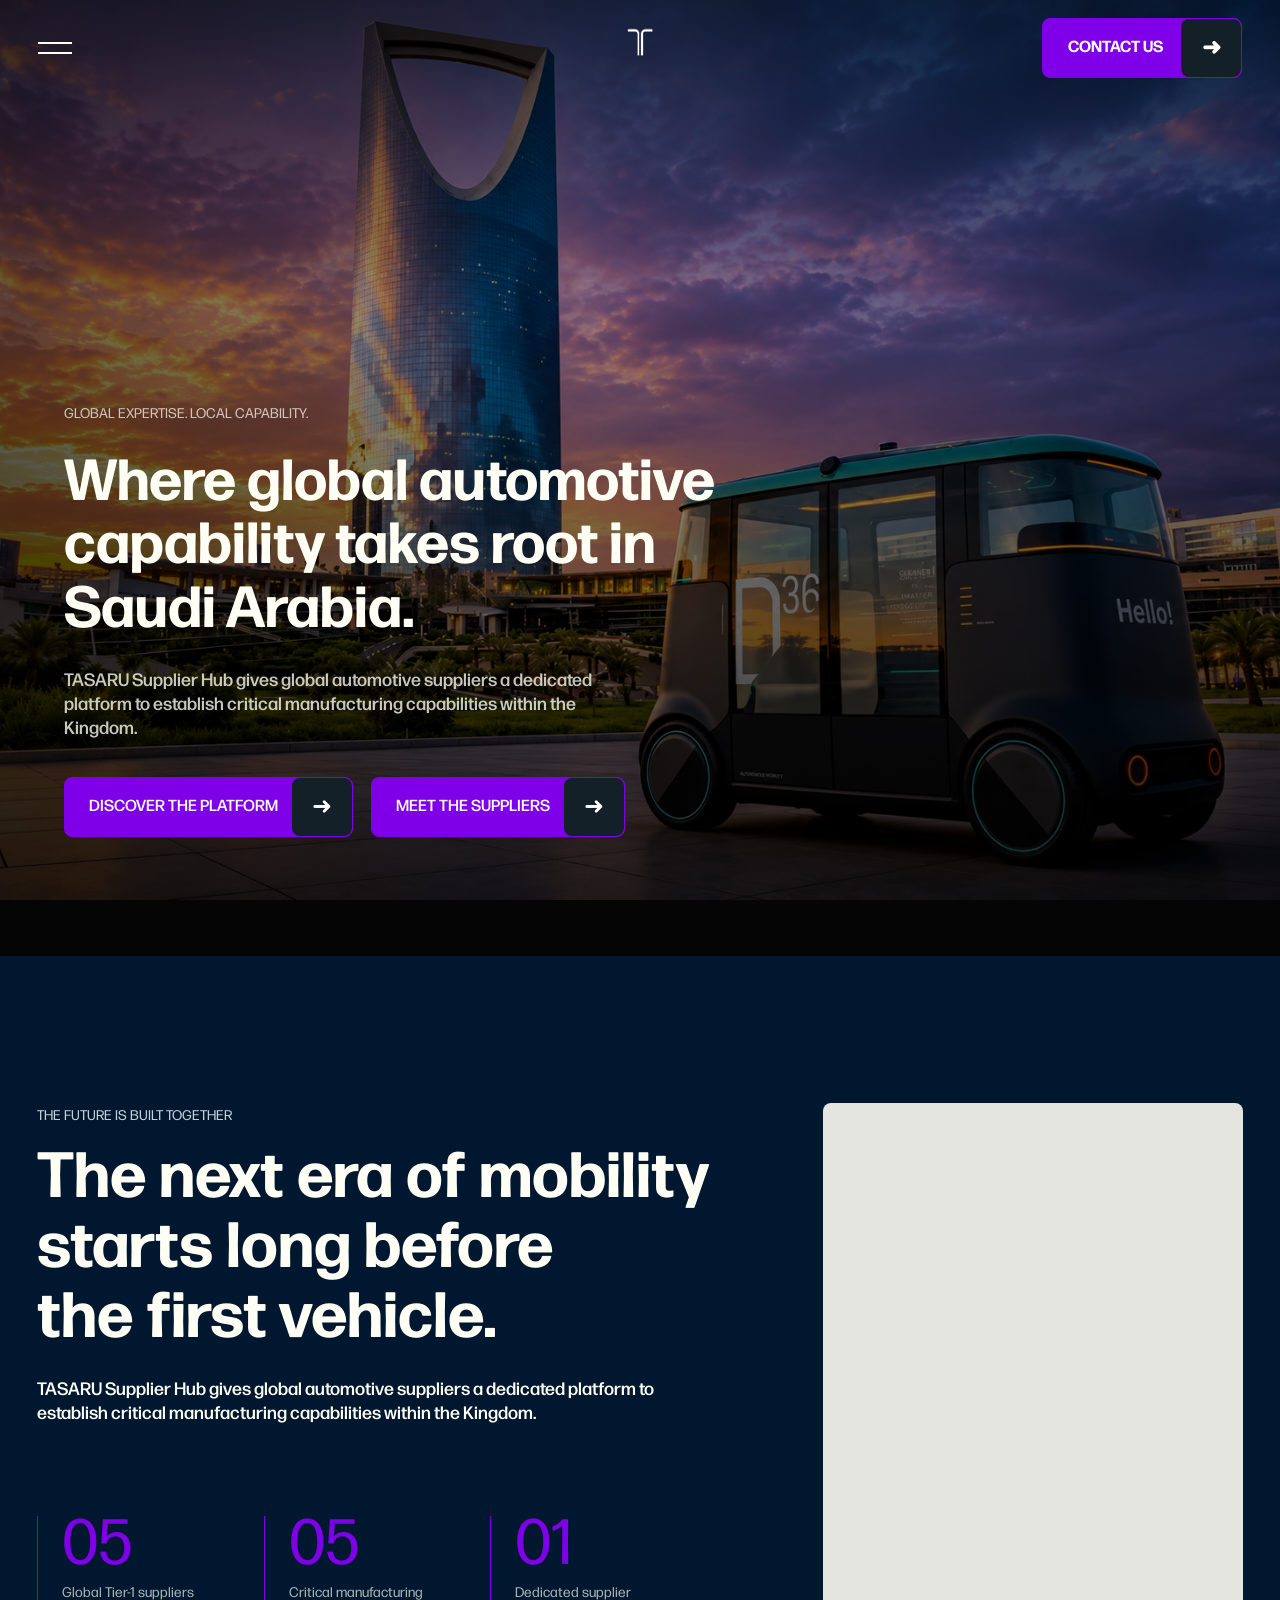
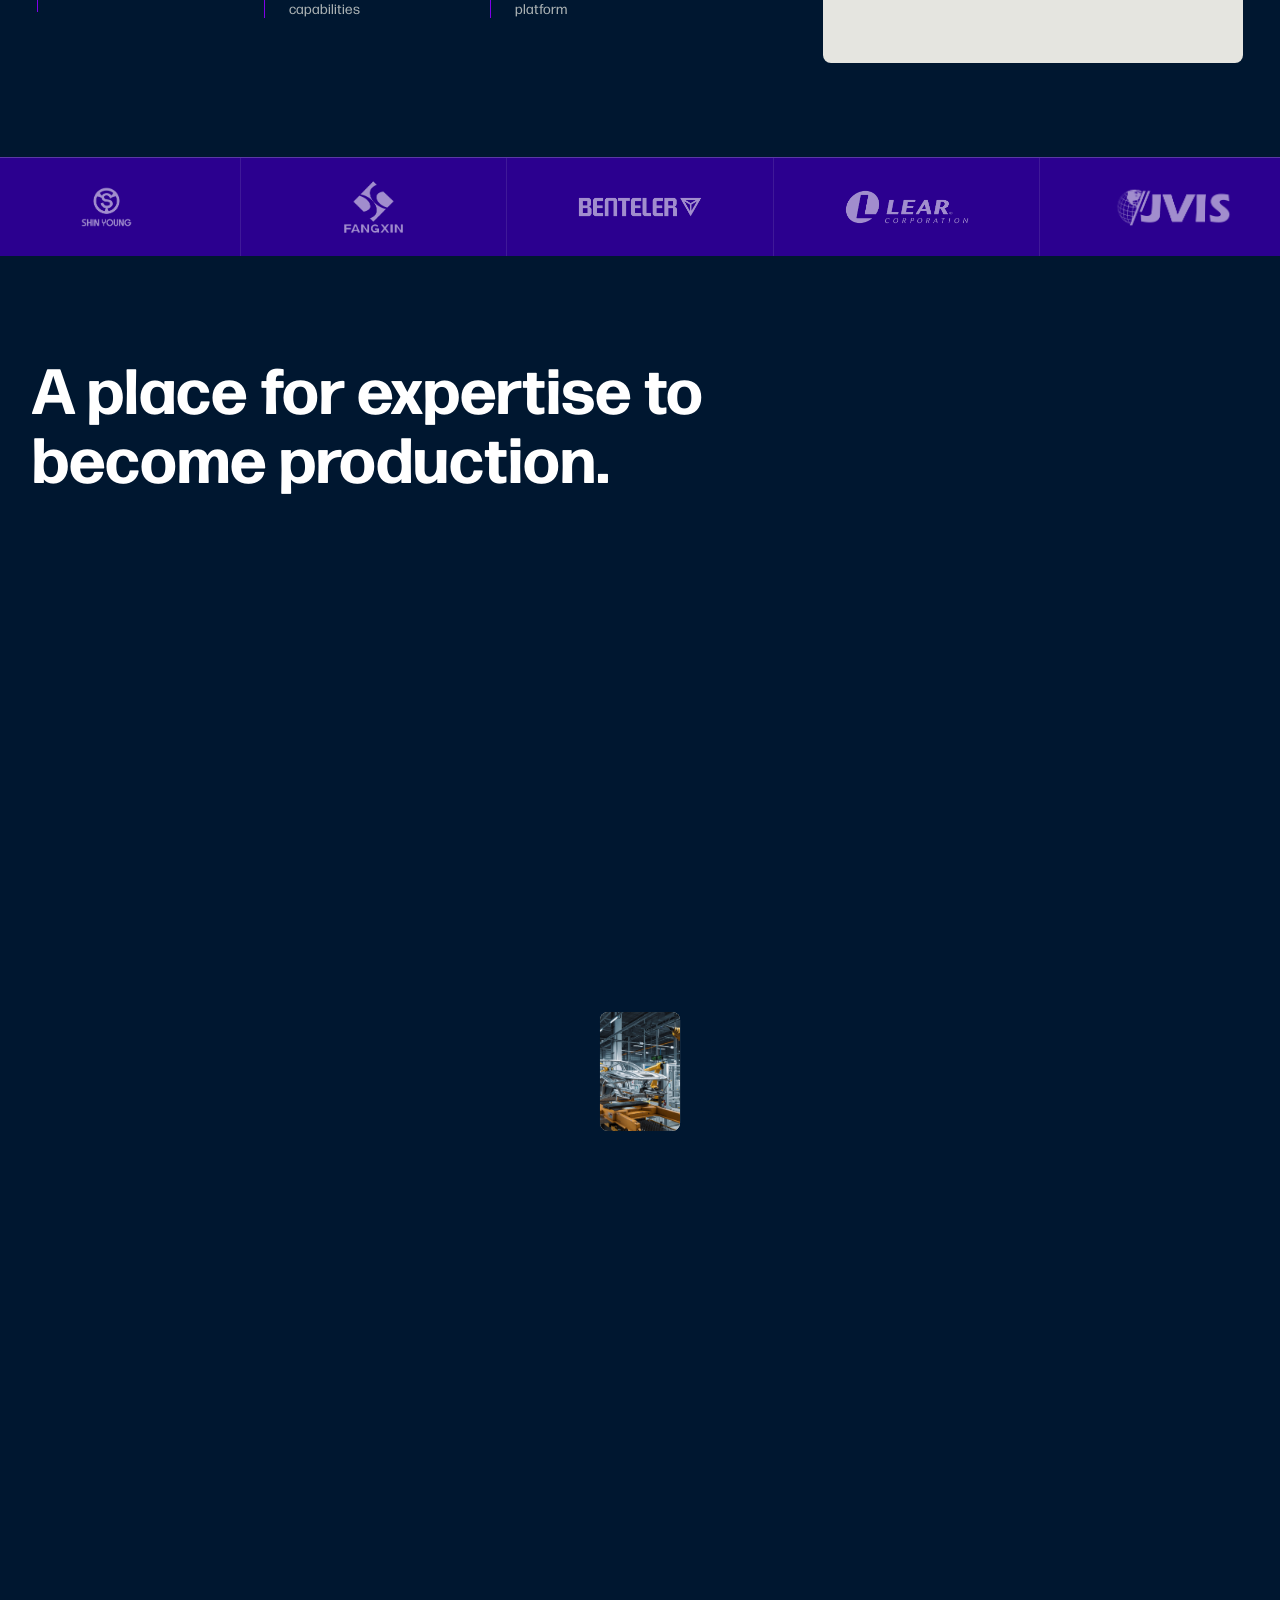
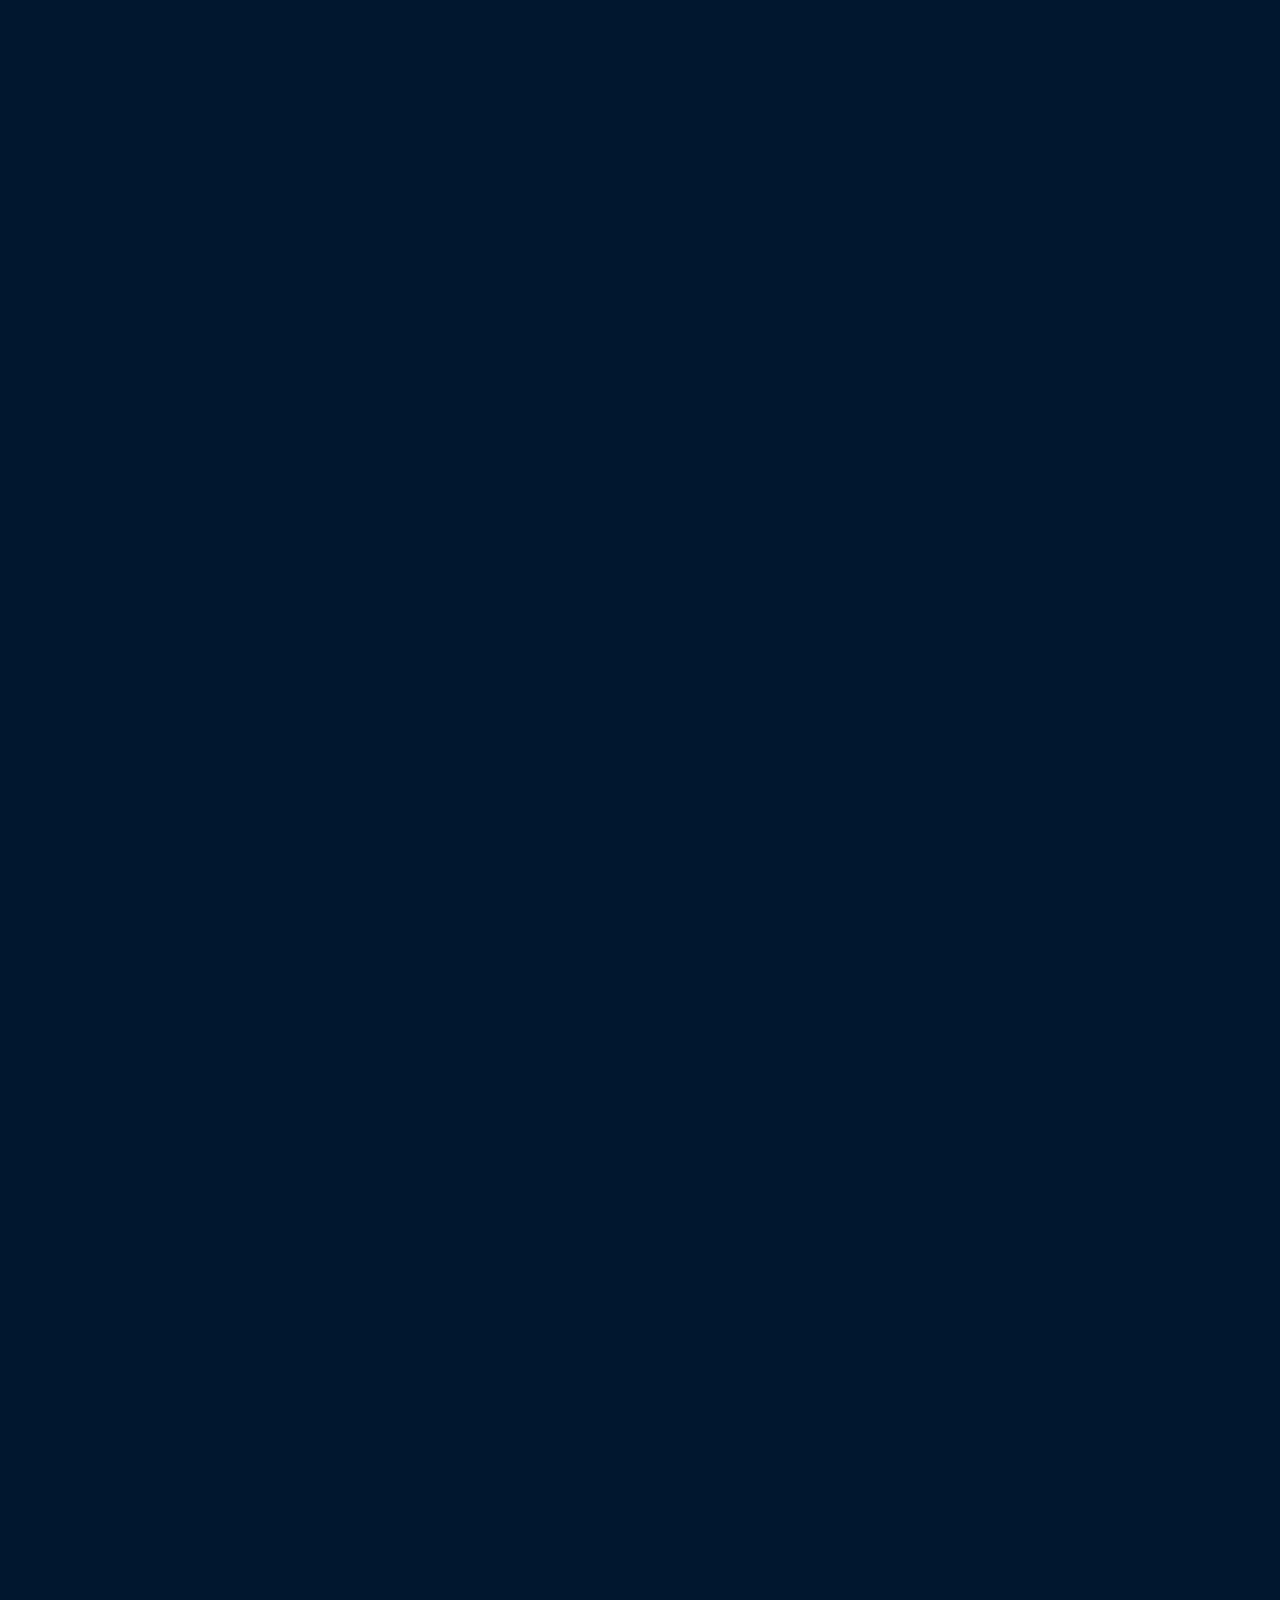
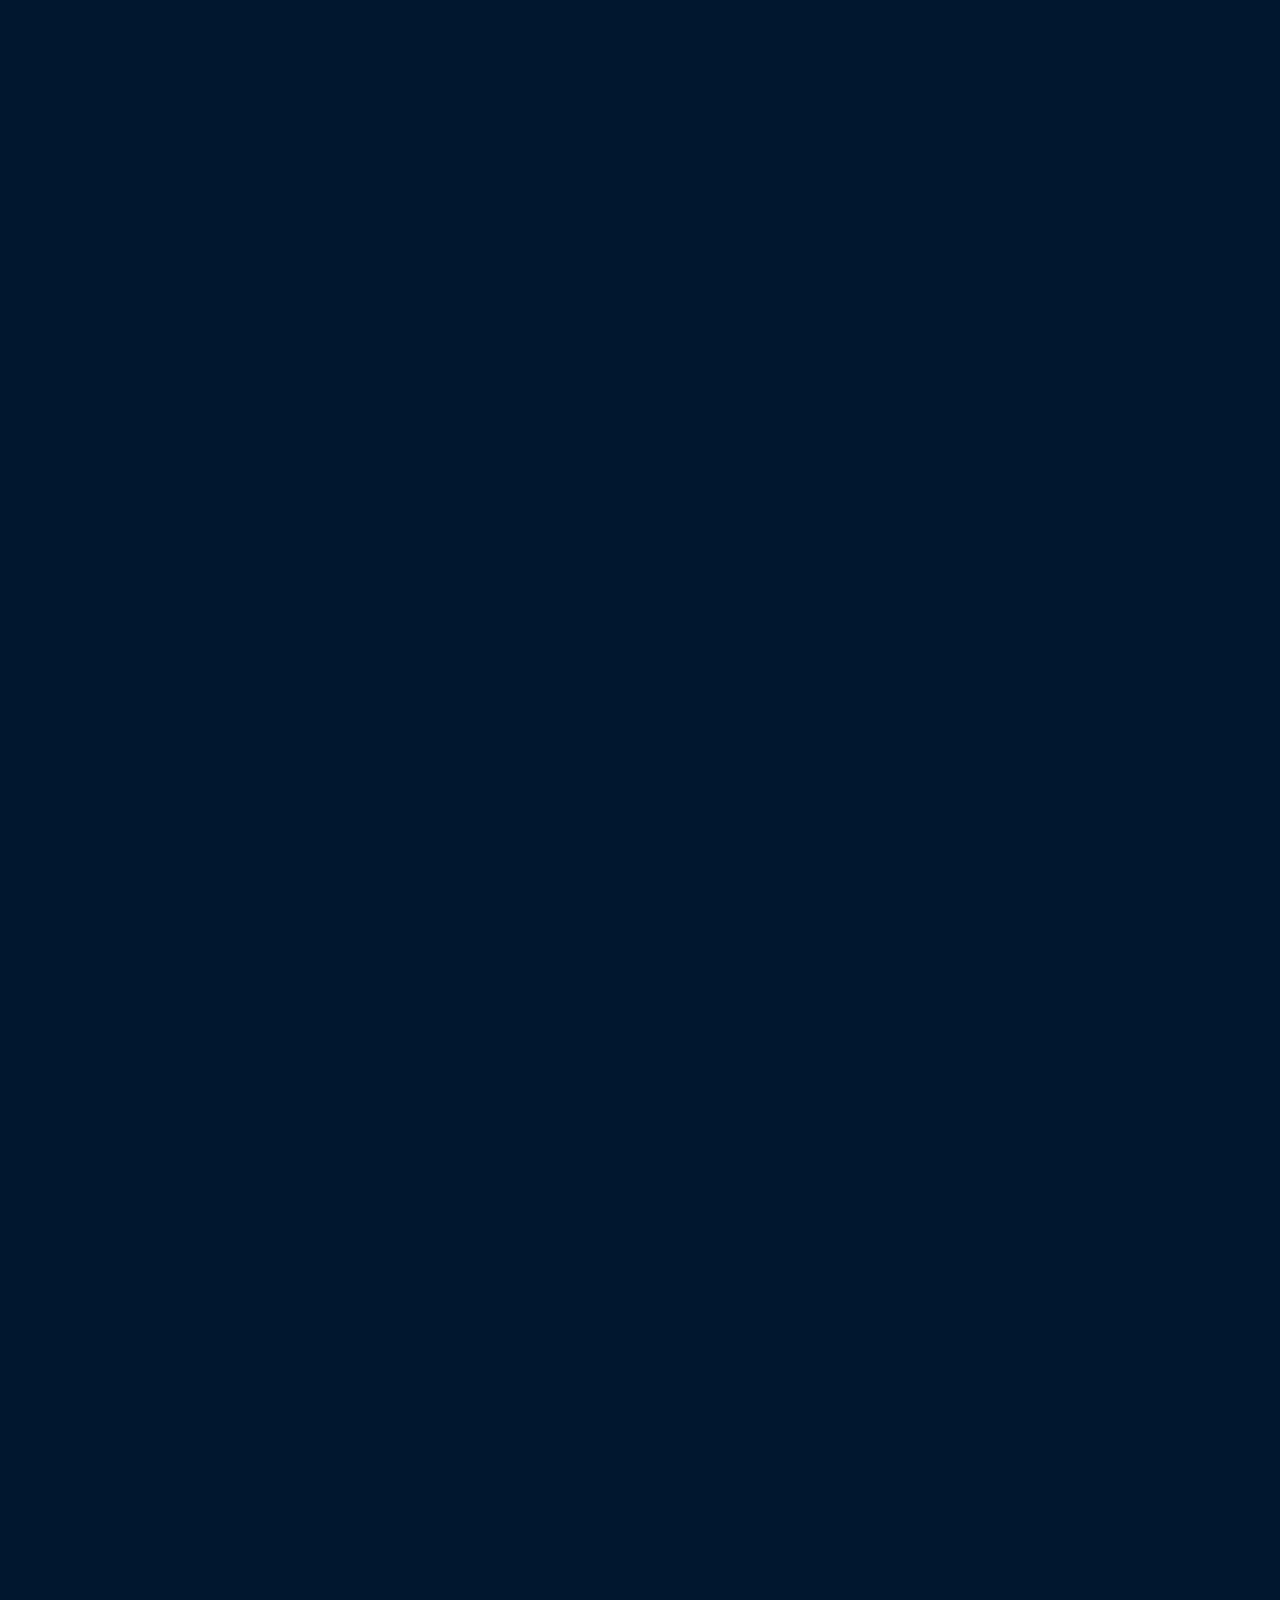
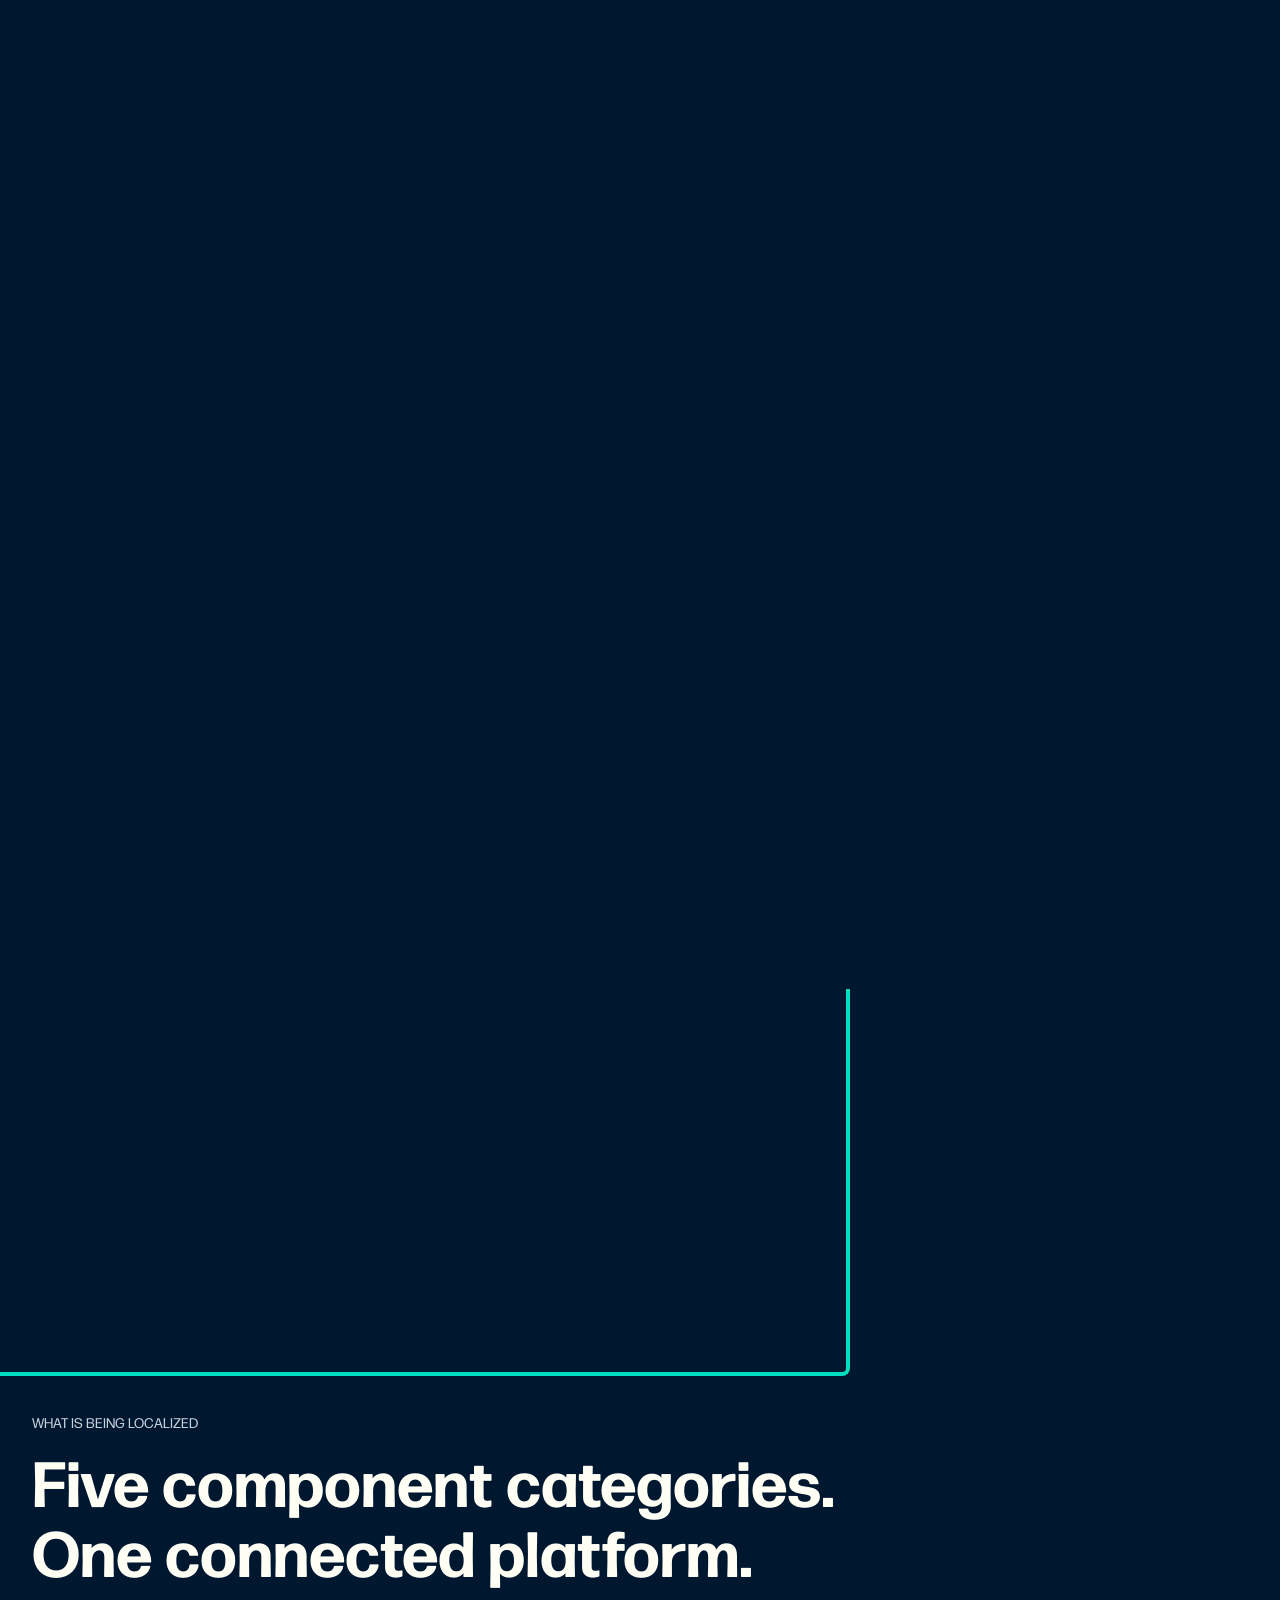
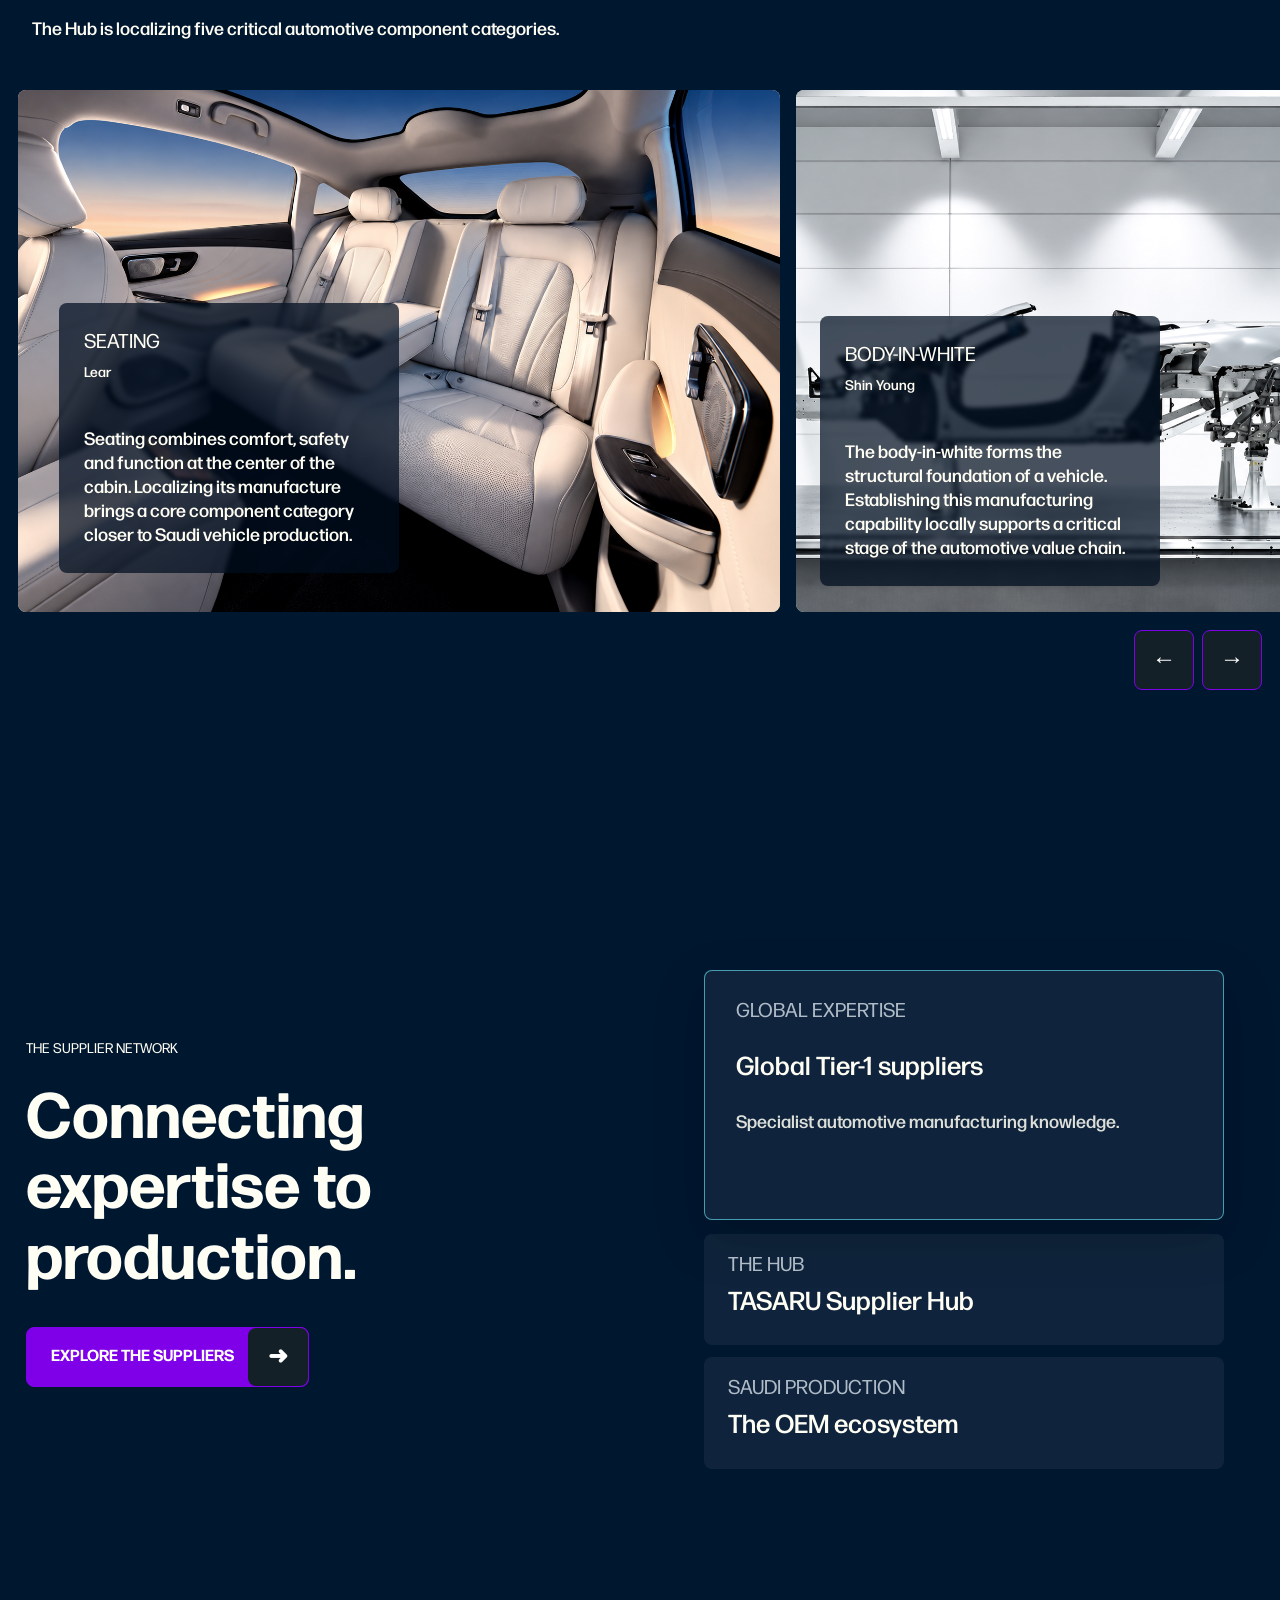
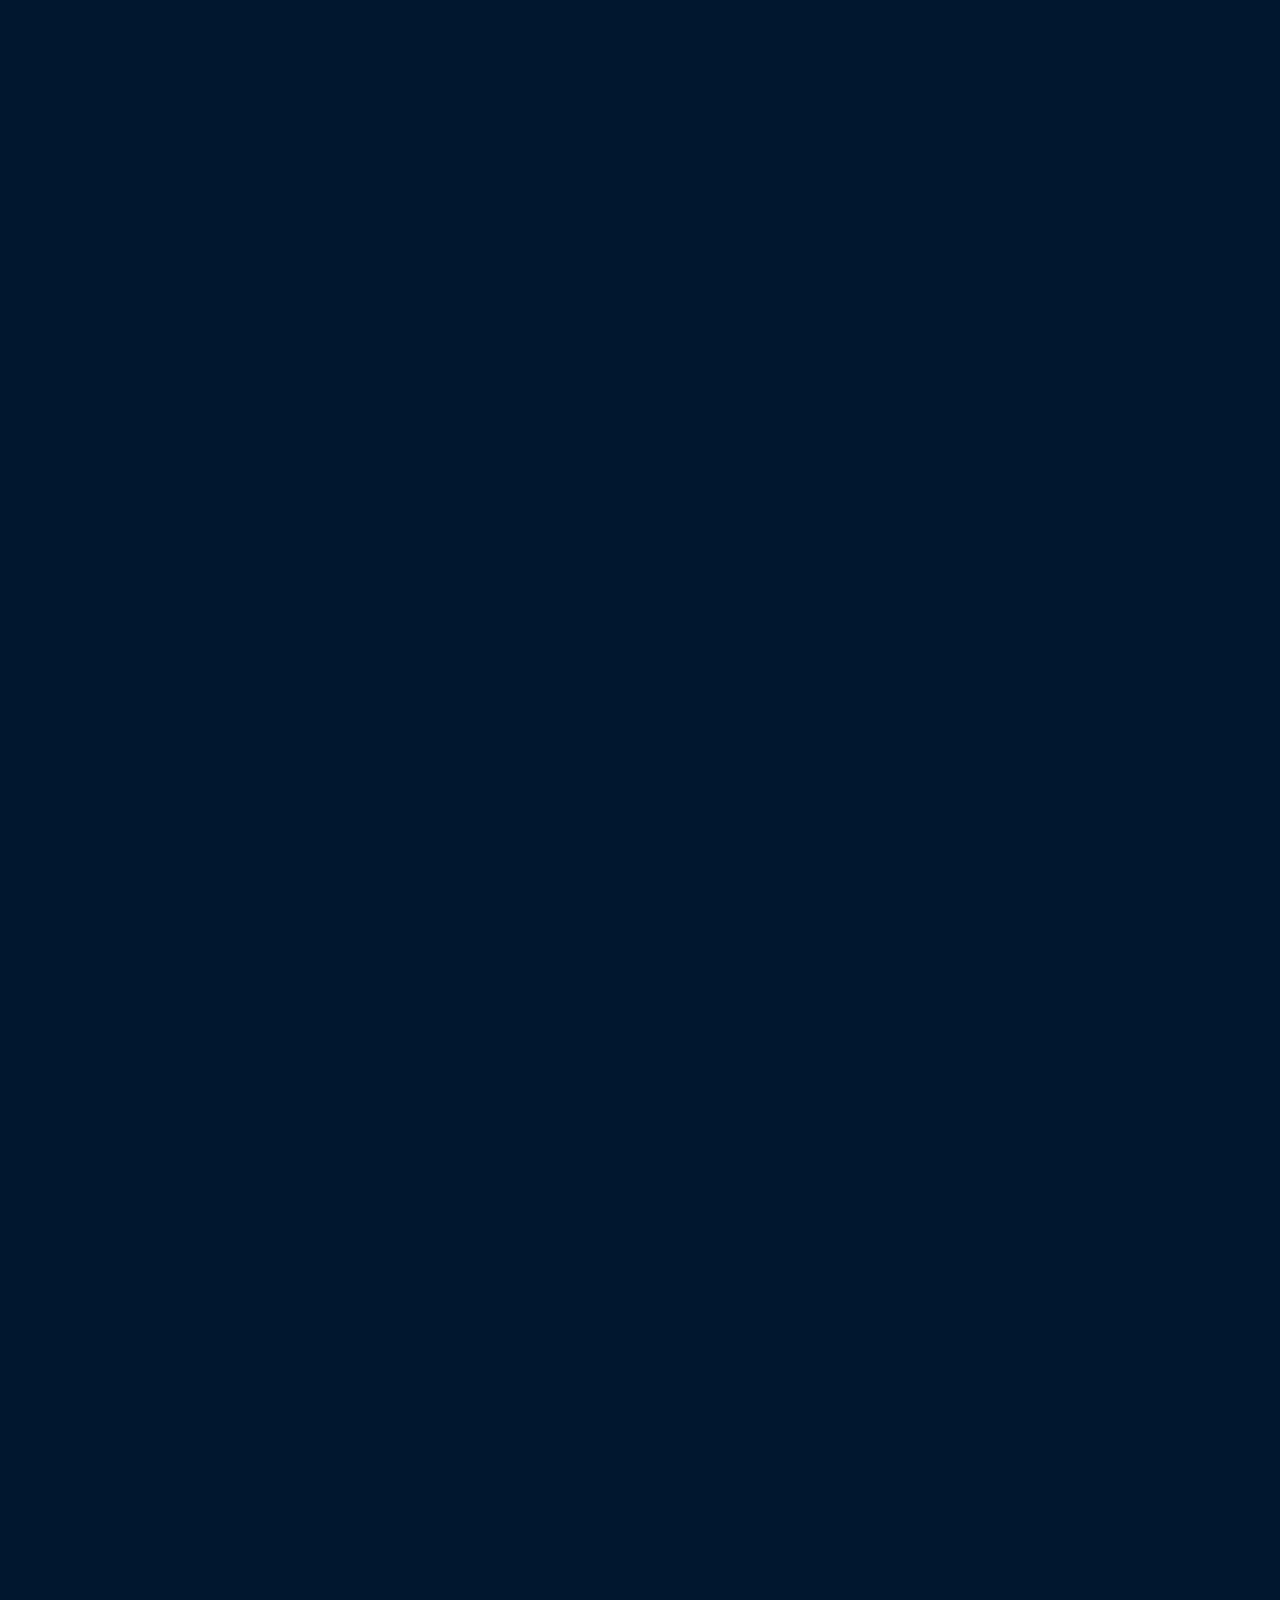
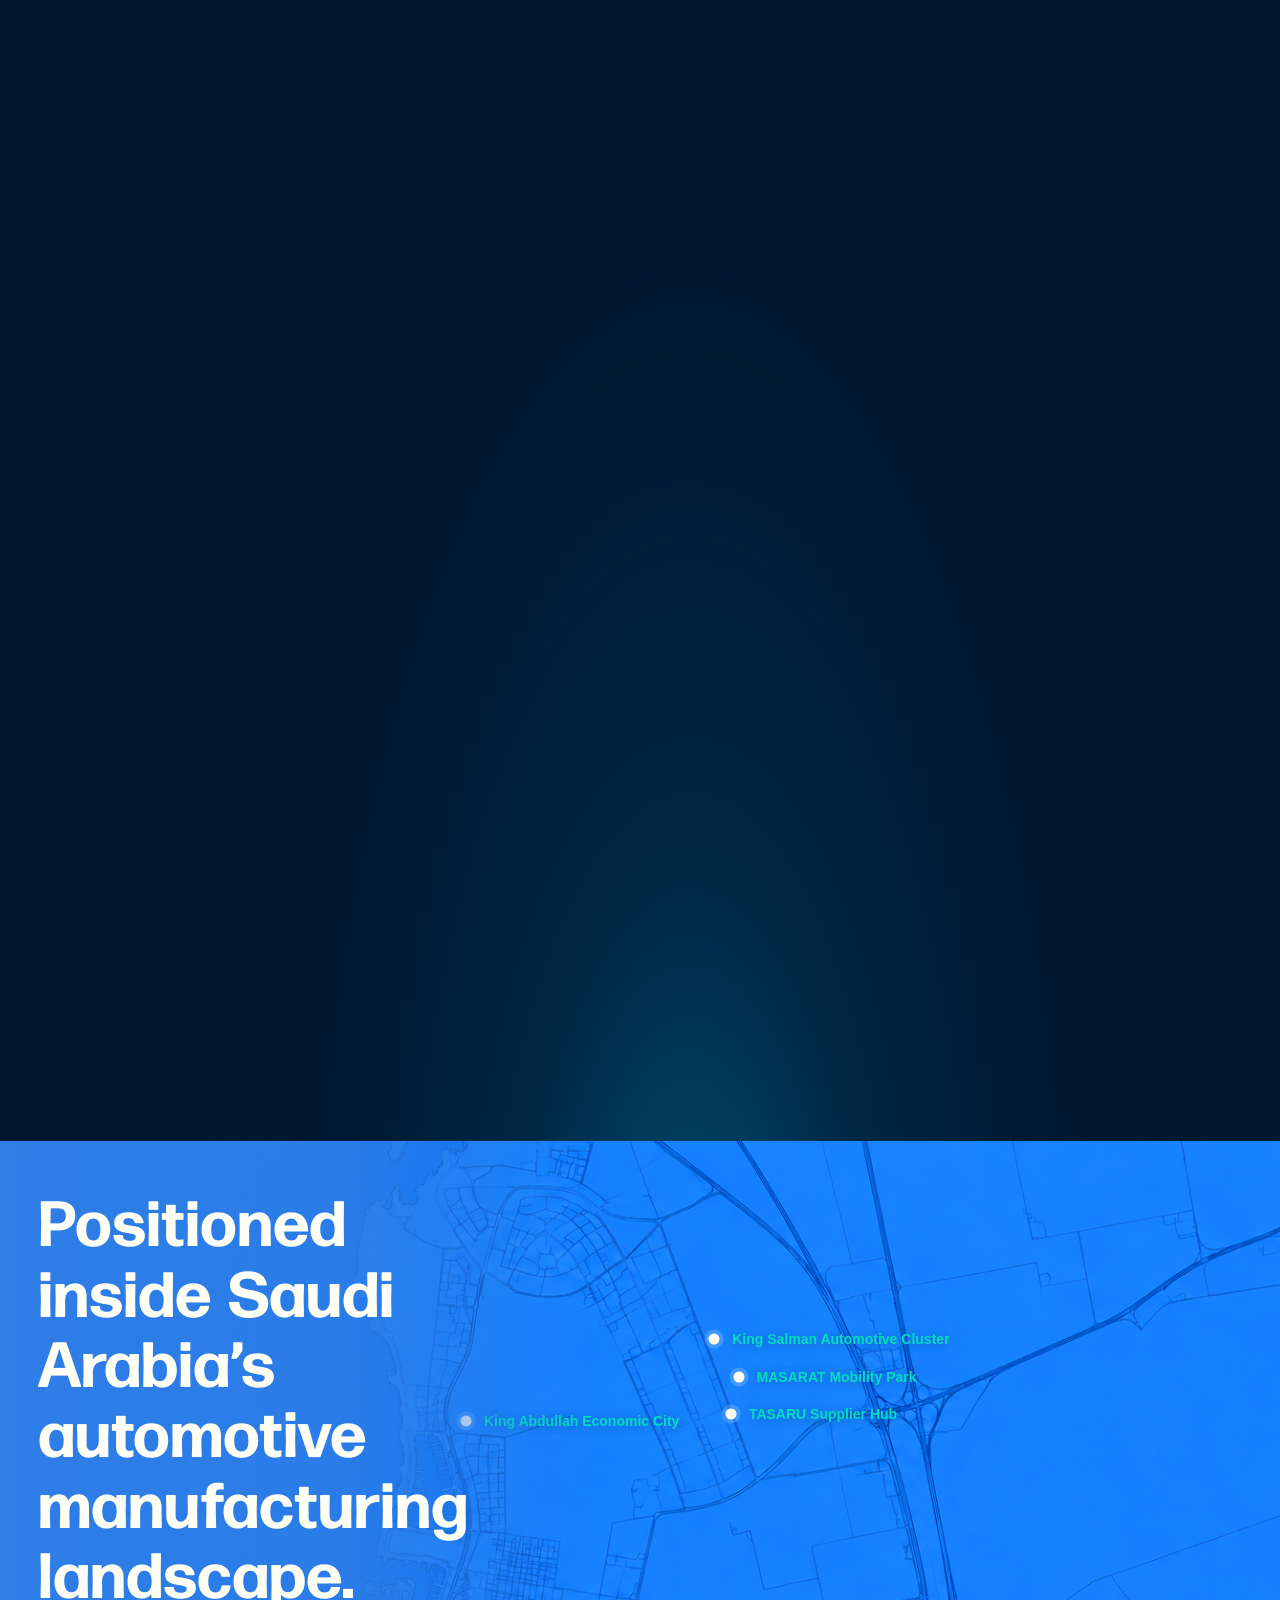
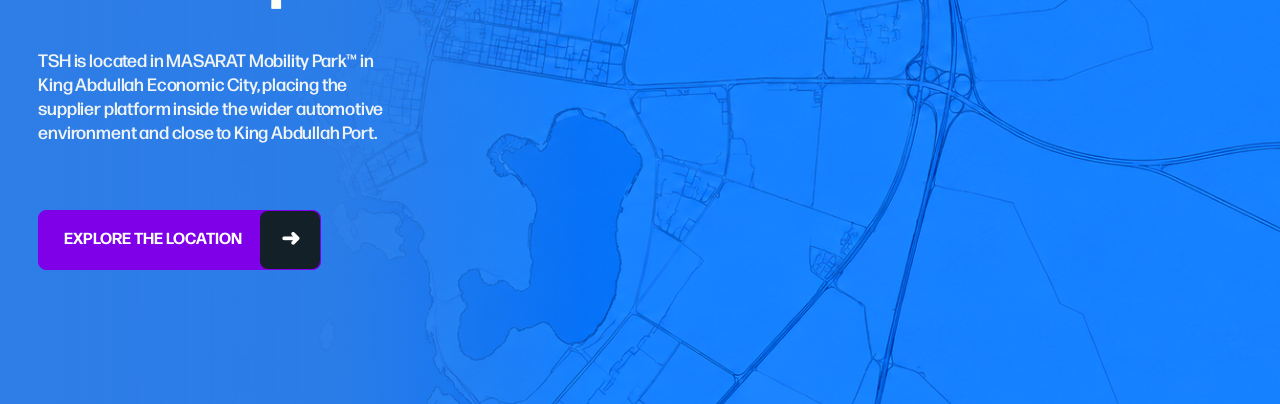
<file: index.html>
<!doctype html>
<html lang="en">
  <head>
    <meta charset="utf-8">
    <meta name="viewport" content="width=device-width, initial-scale=1">
    <meta http-equiv="refresh" content="0; url=concepts/tasaru-homepage/">
    <title>TASARU Supplier Hub</title>
    <link rel="canonical" href="concepts/tasaru-homepage/">
    <style>
      html,
      body {
        min-height: 100%;
        margin: 0;
        background: #031b33;
        color: #fff;
        font-family: Arial, sans-serif;
      }

      body {
        display: grid;
        place-items: center;
      }

      a {
        color: inherit;
      }
    </style>
  </head>
  <body>
    <a href="concepts/tasaru-homepage/">Open TASARU Supplier Hub</a>
  </body>
</html>
</file>
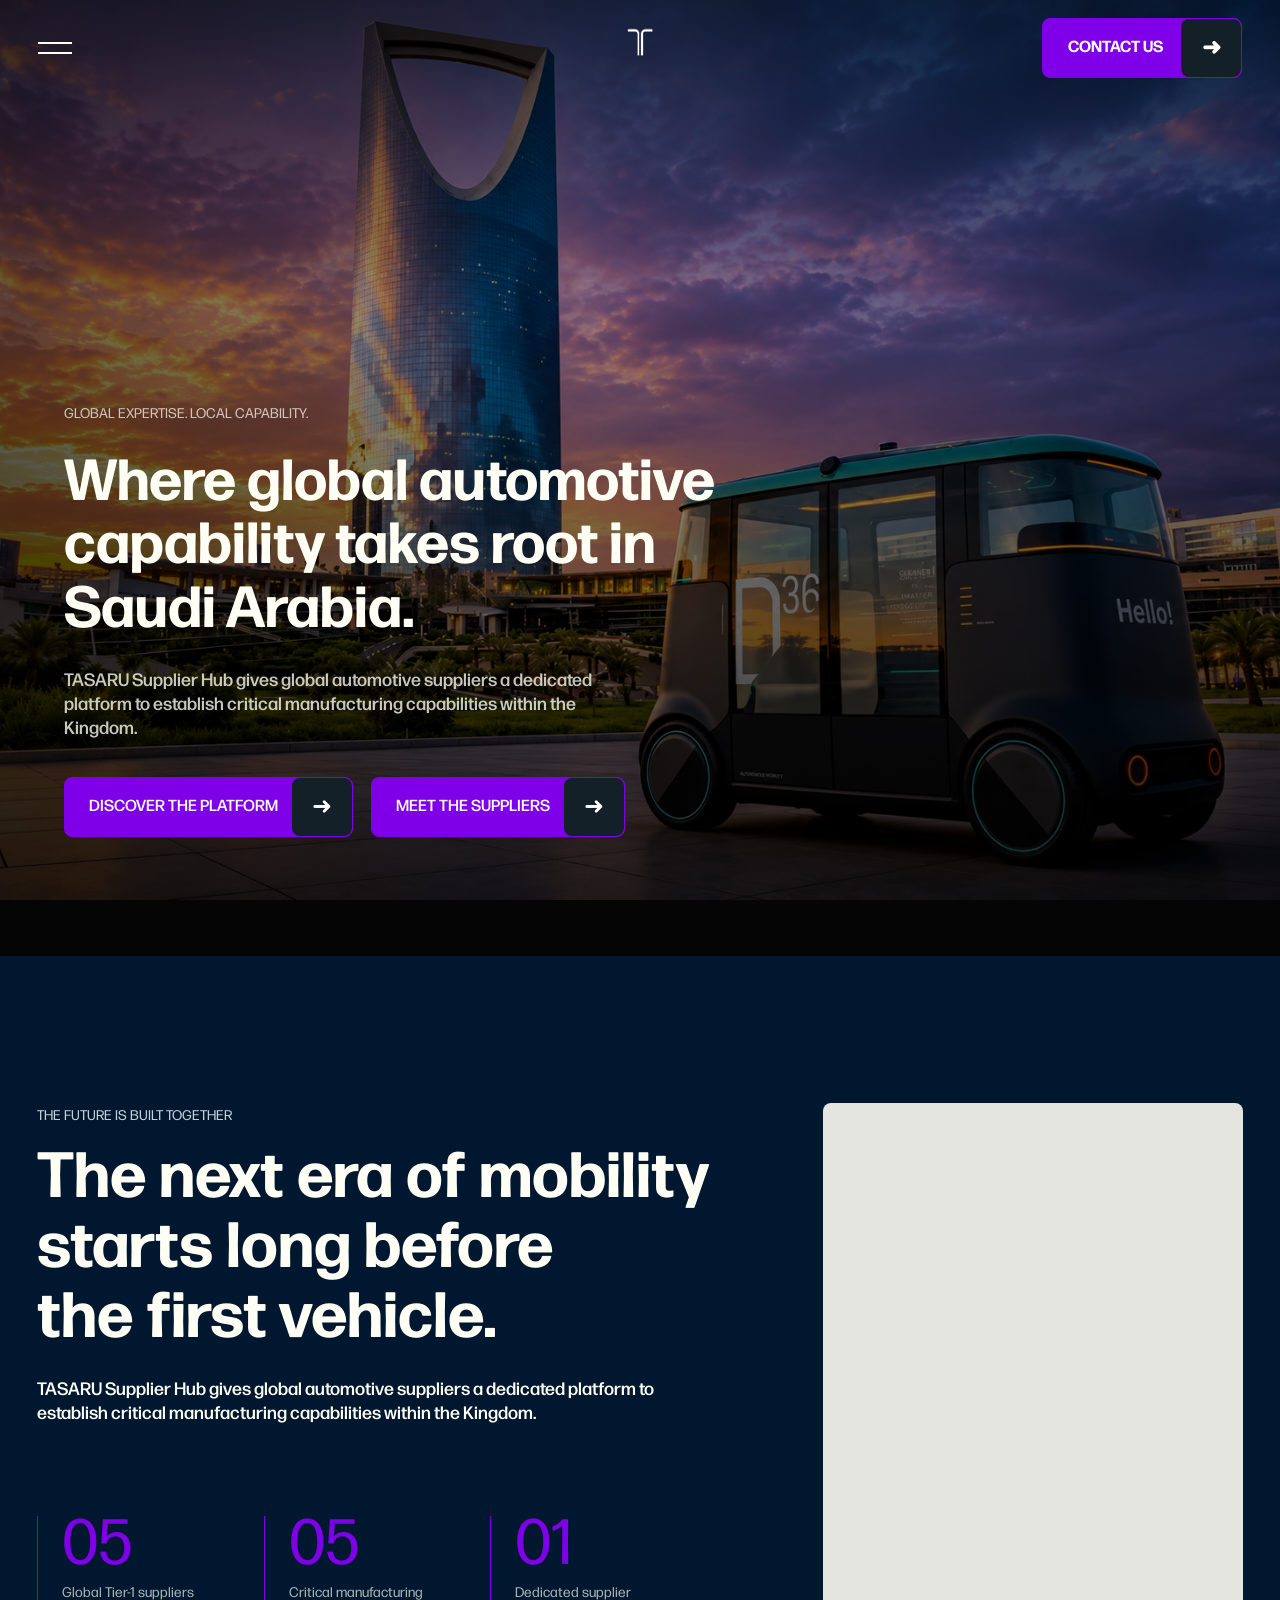
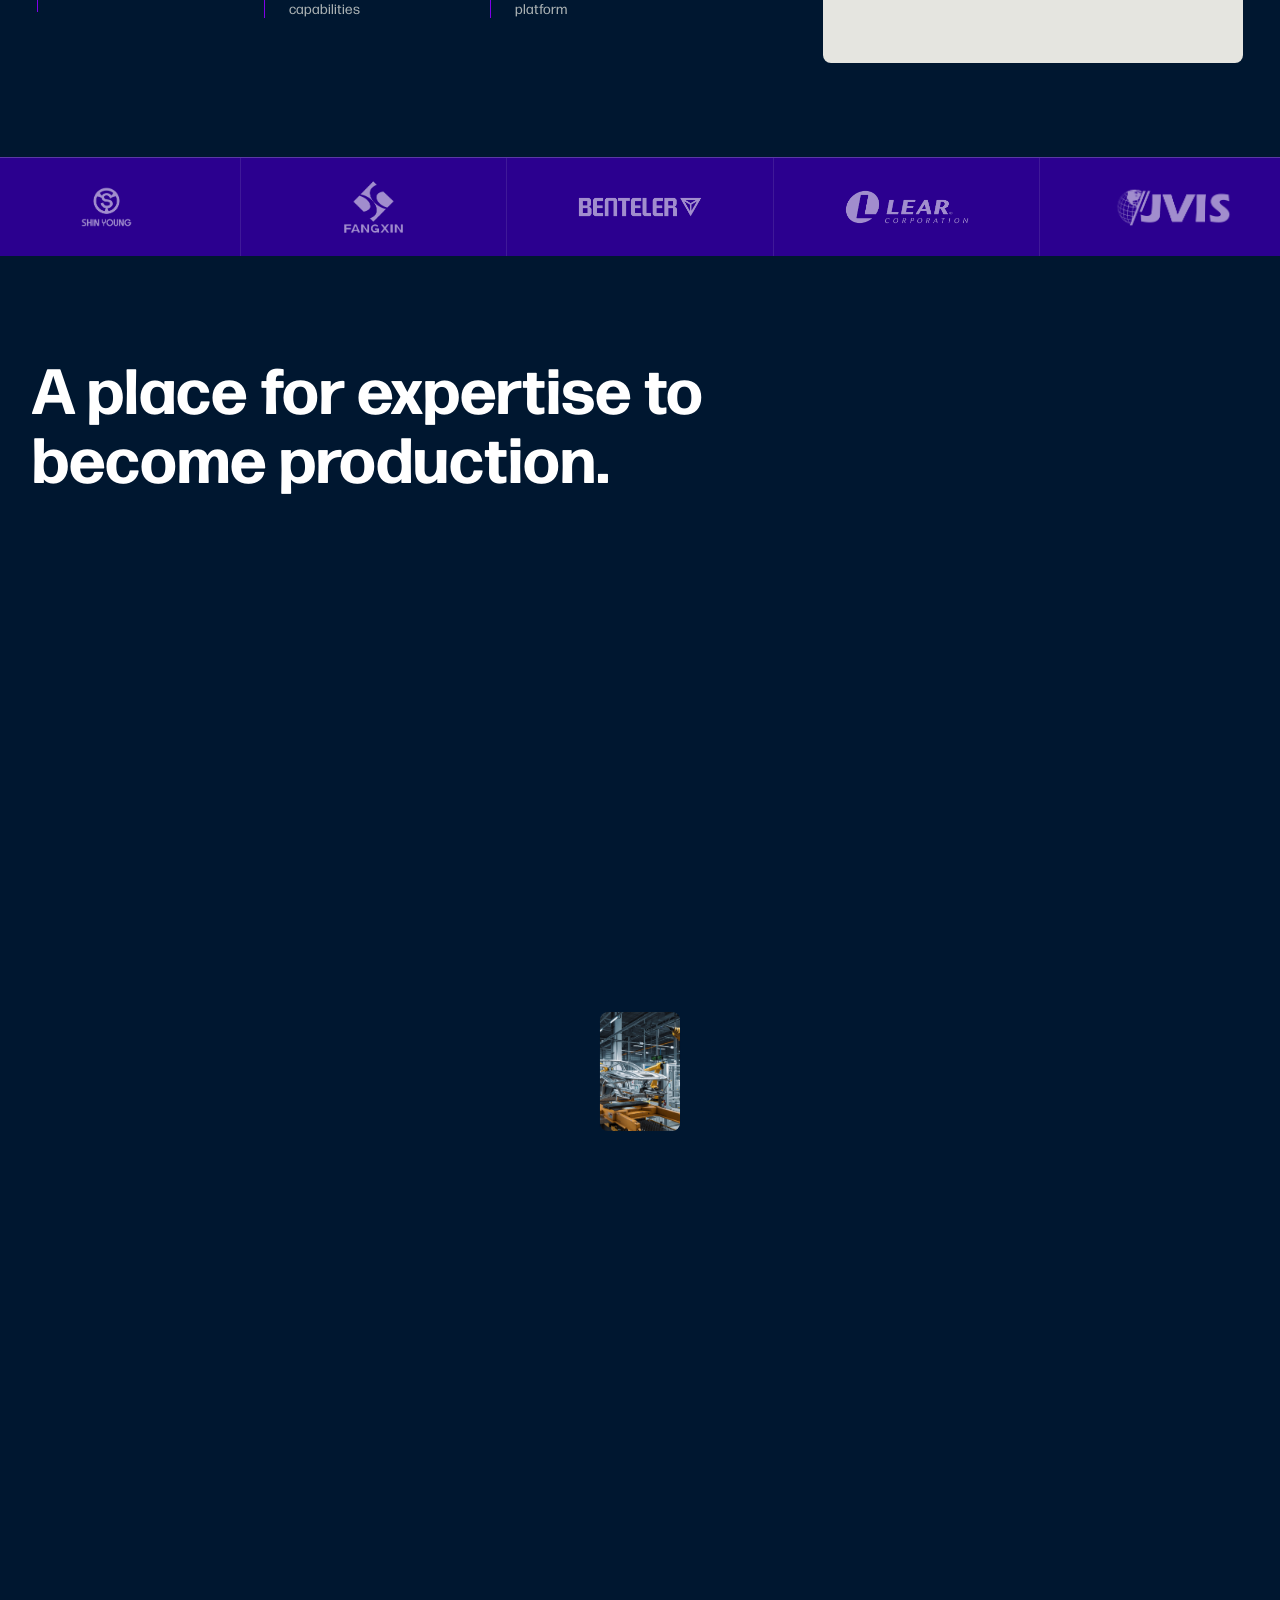
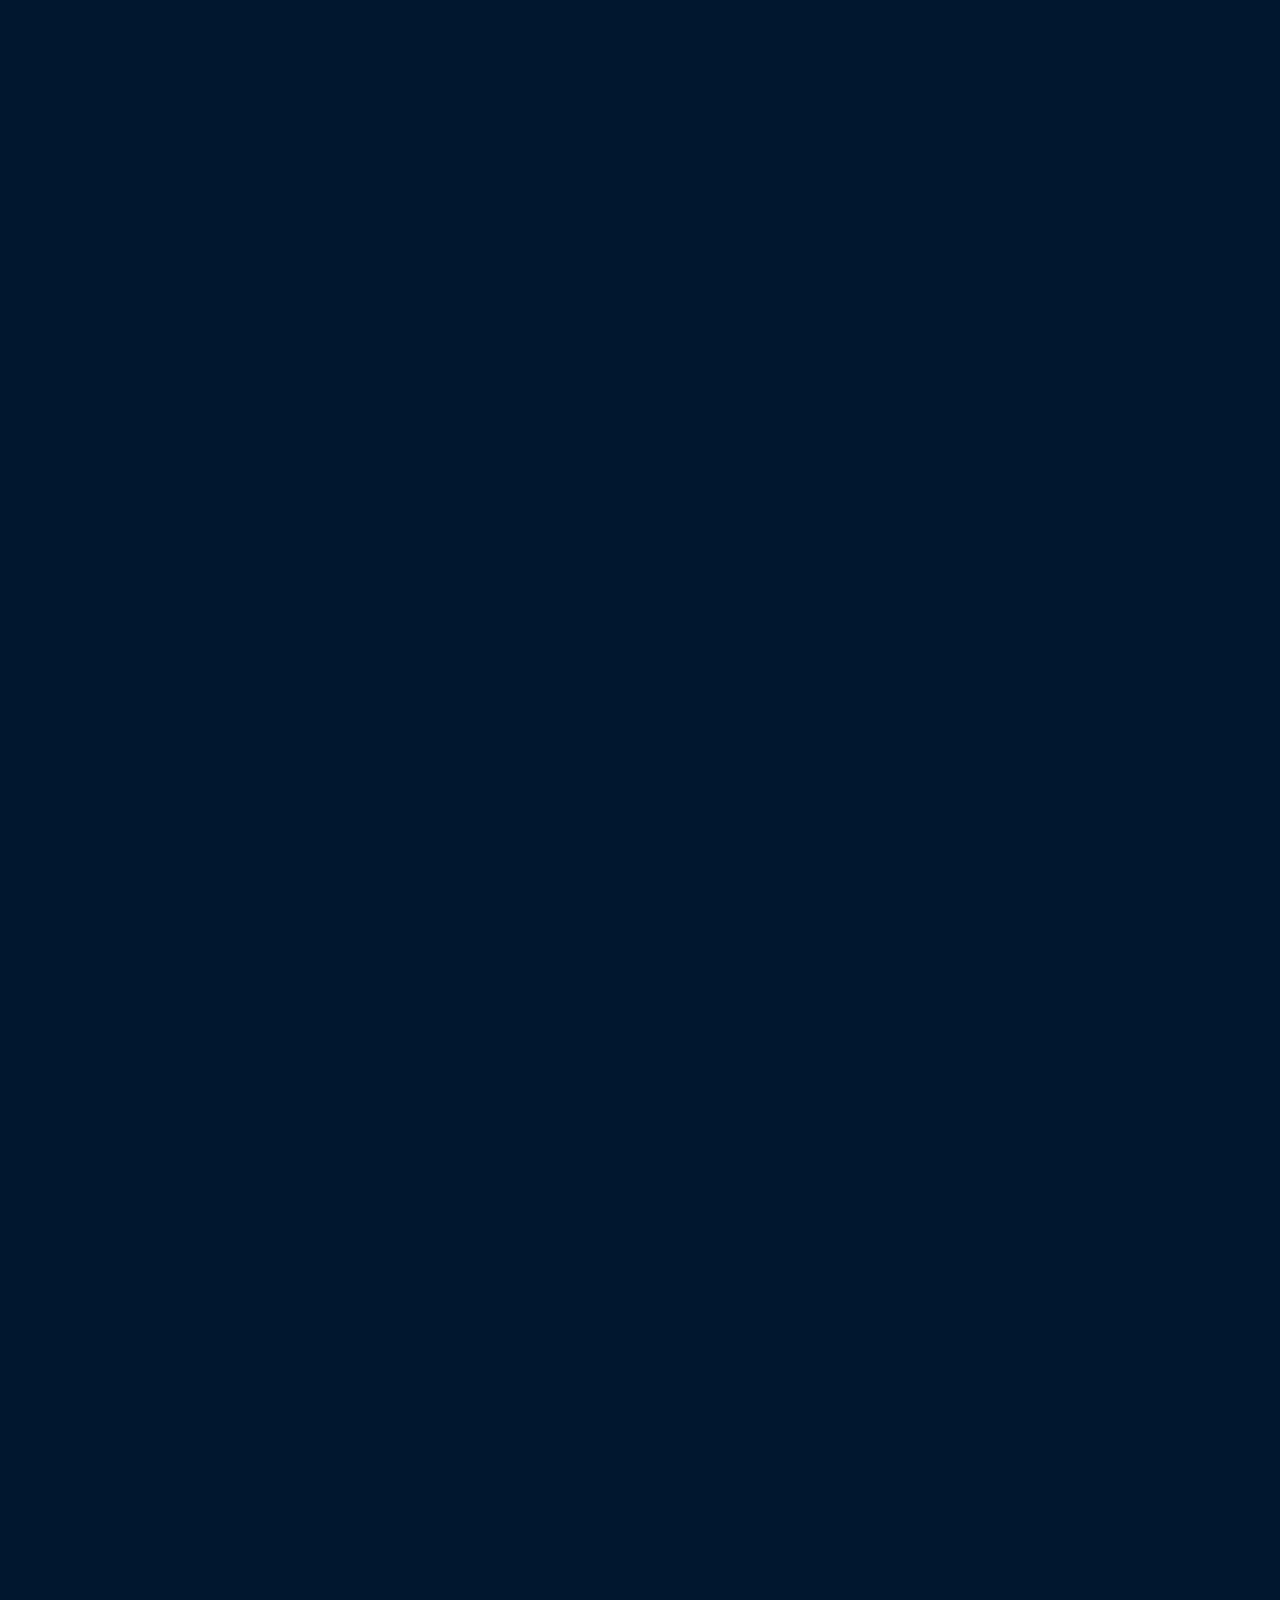
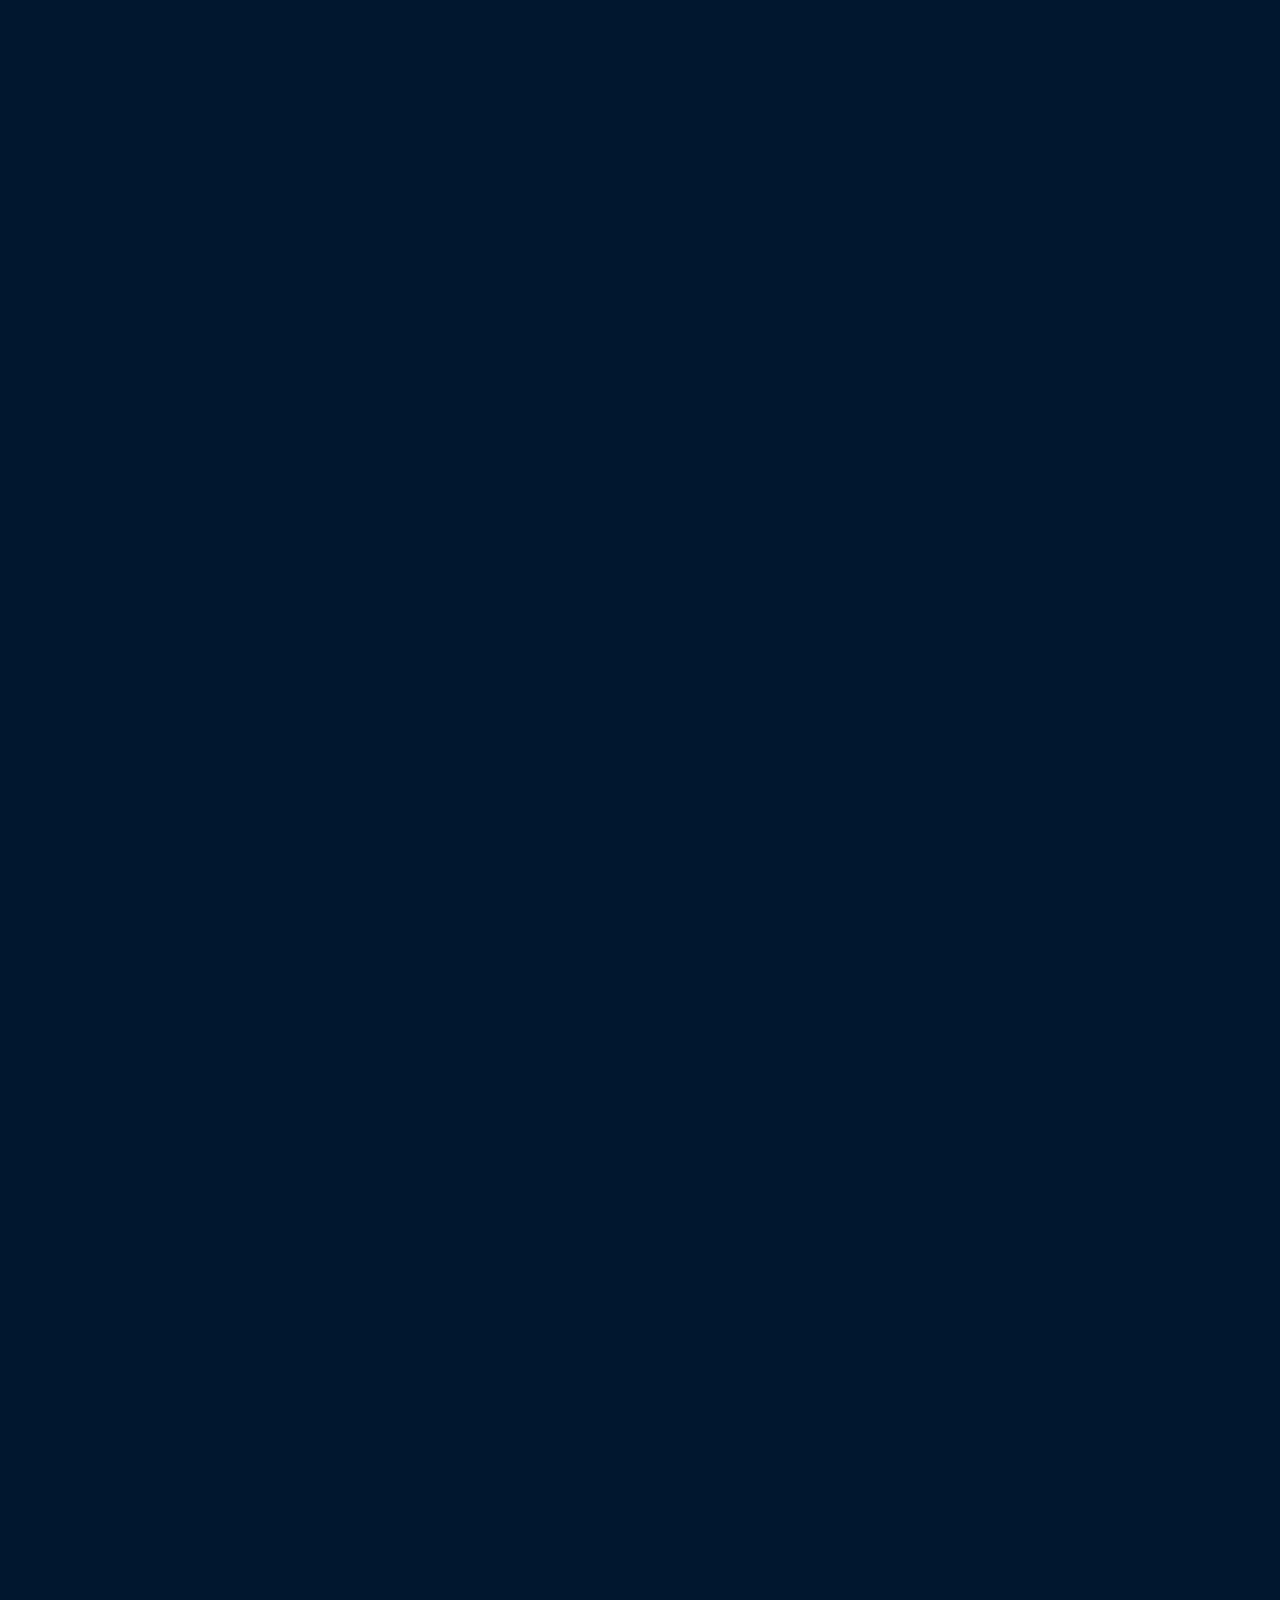
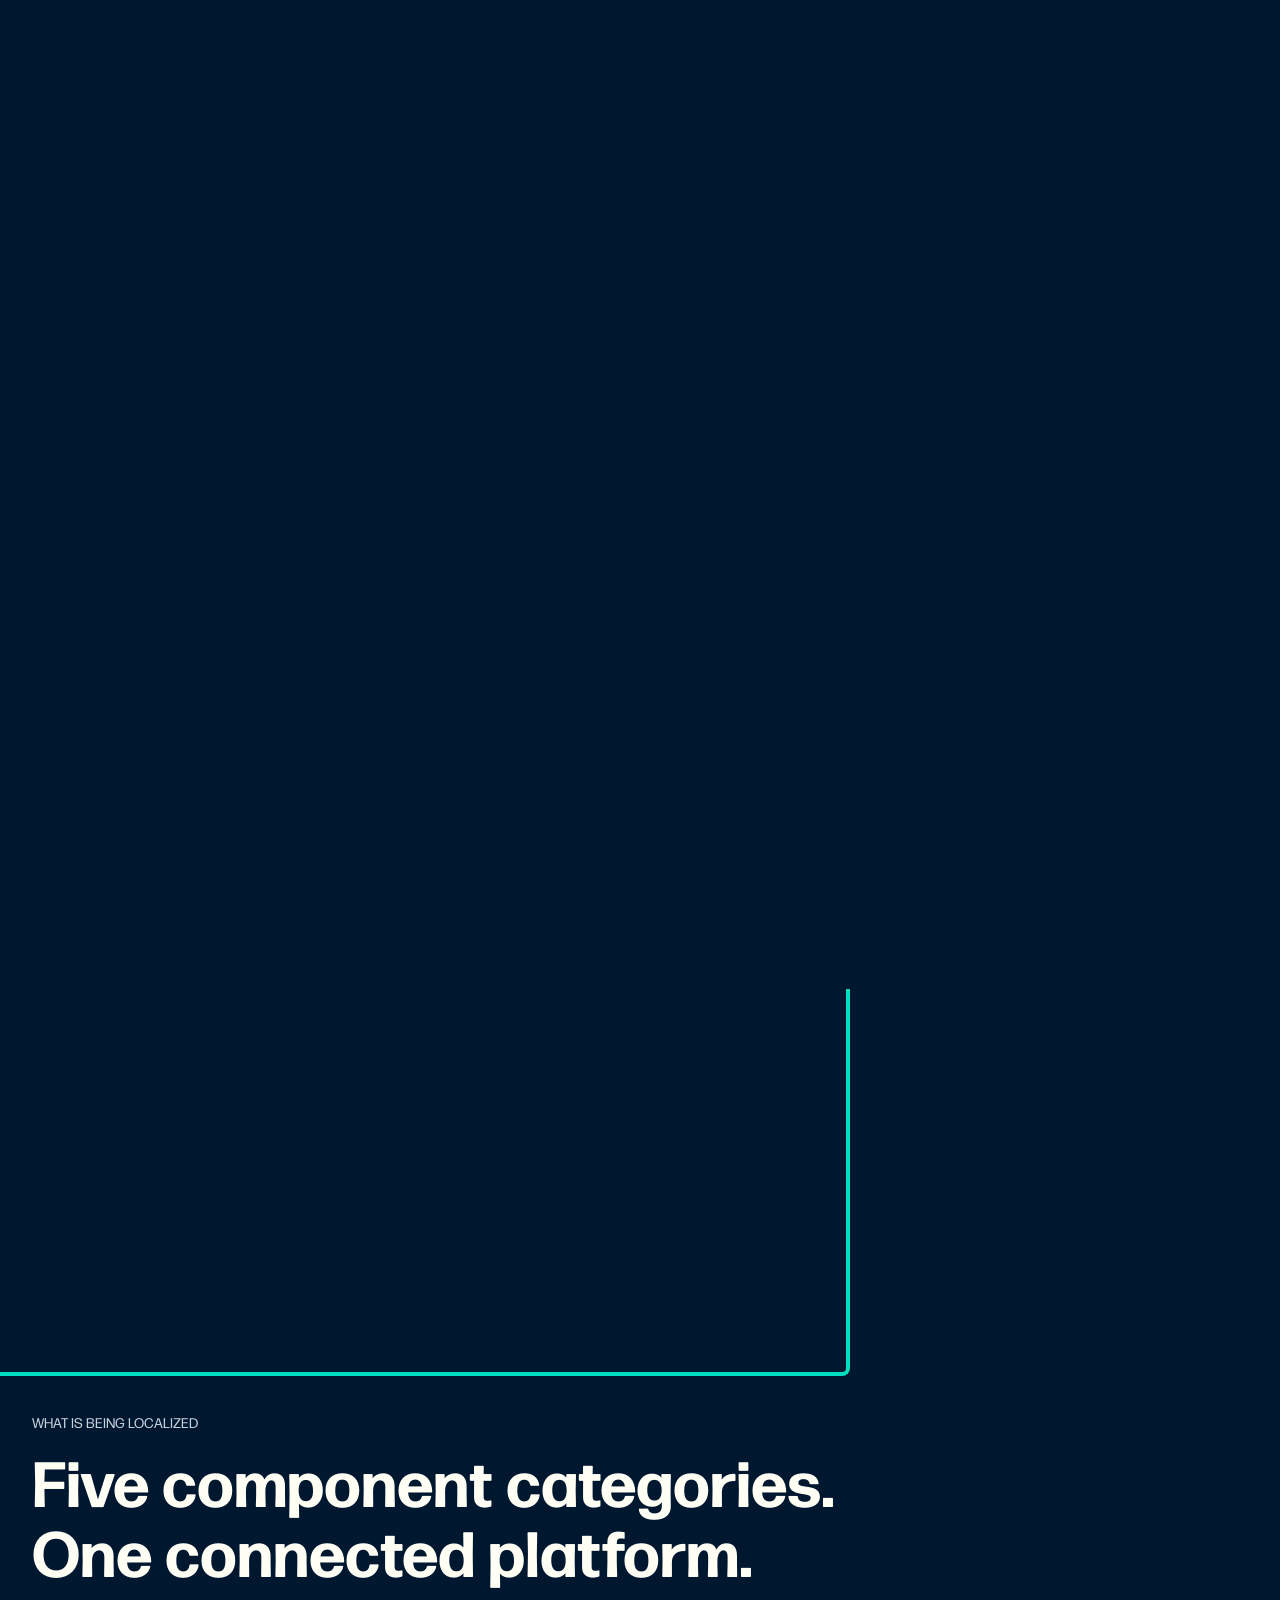
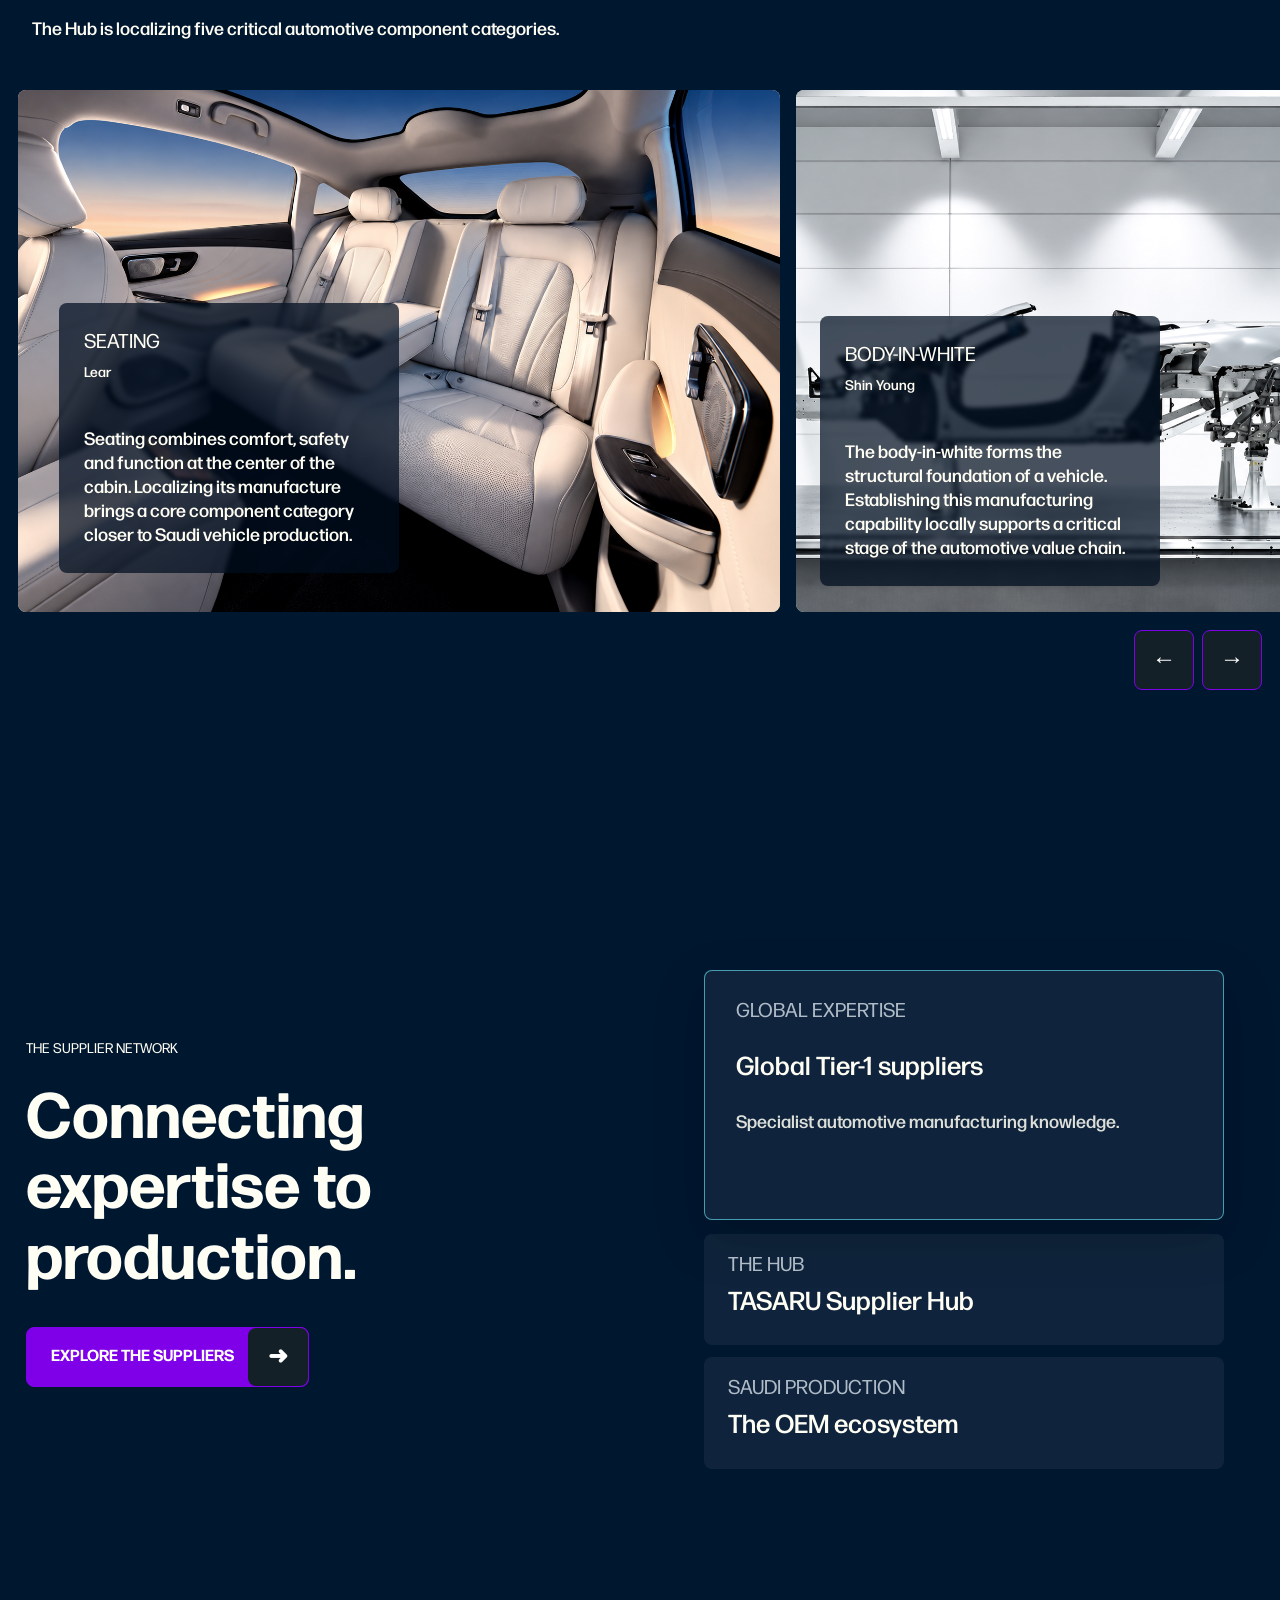
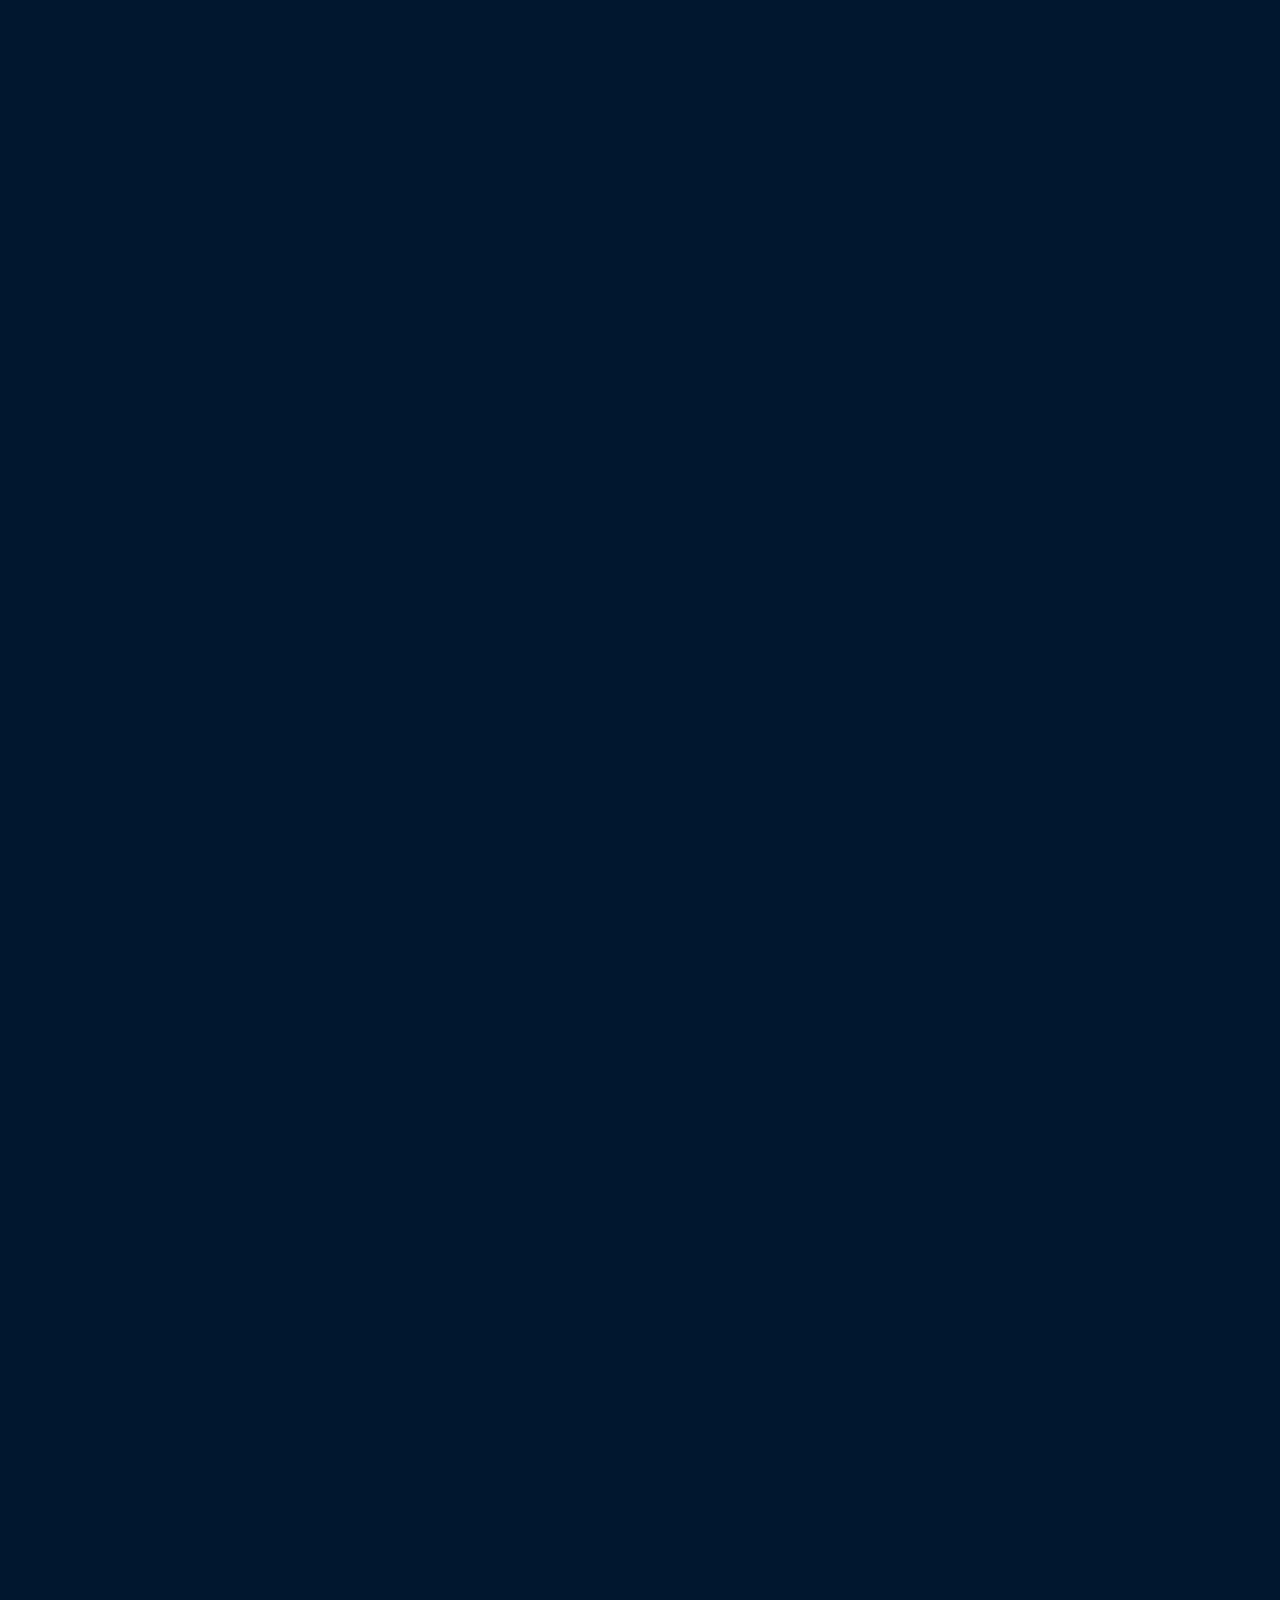
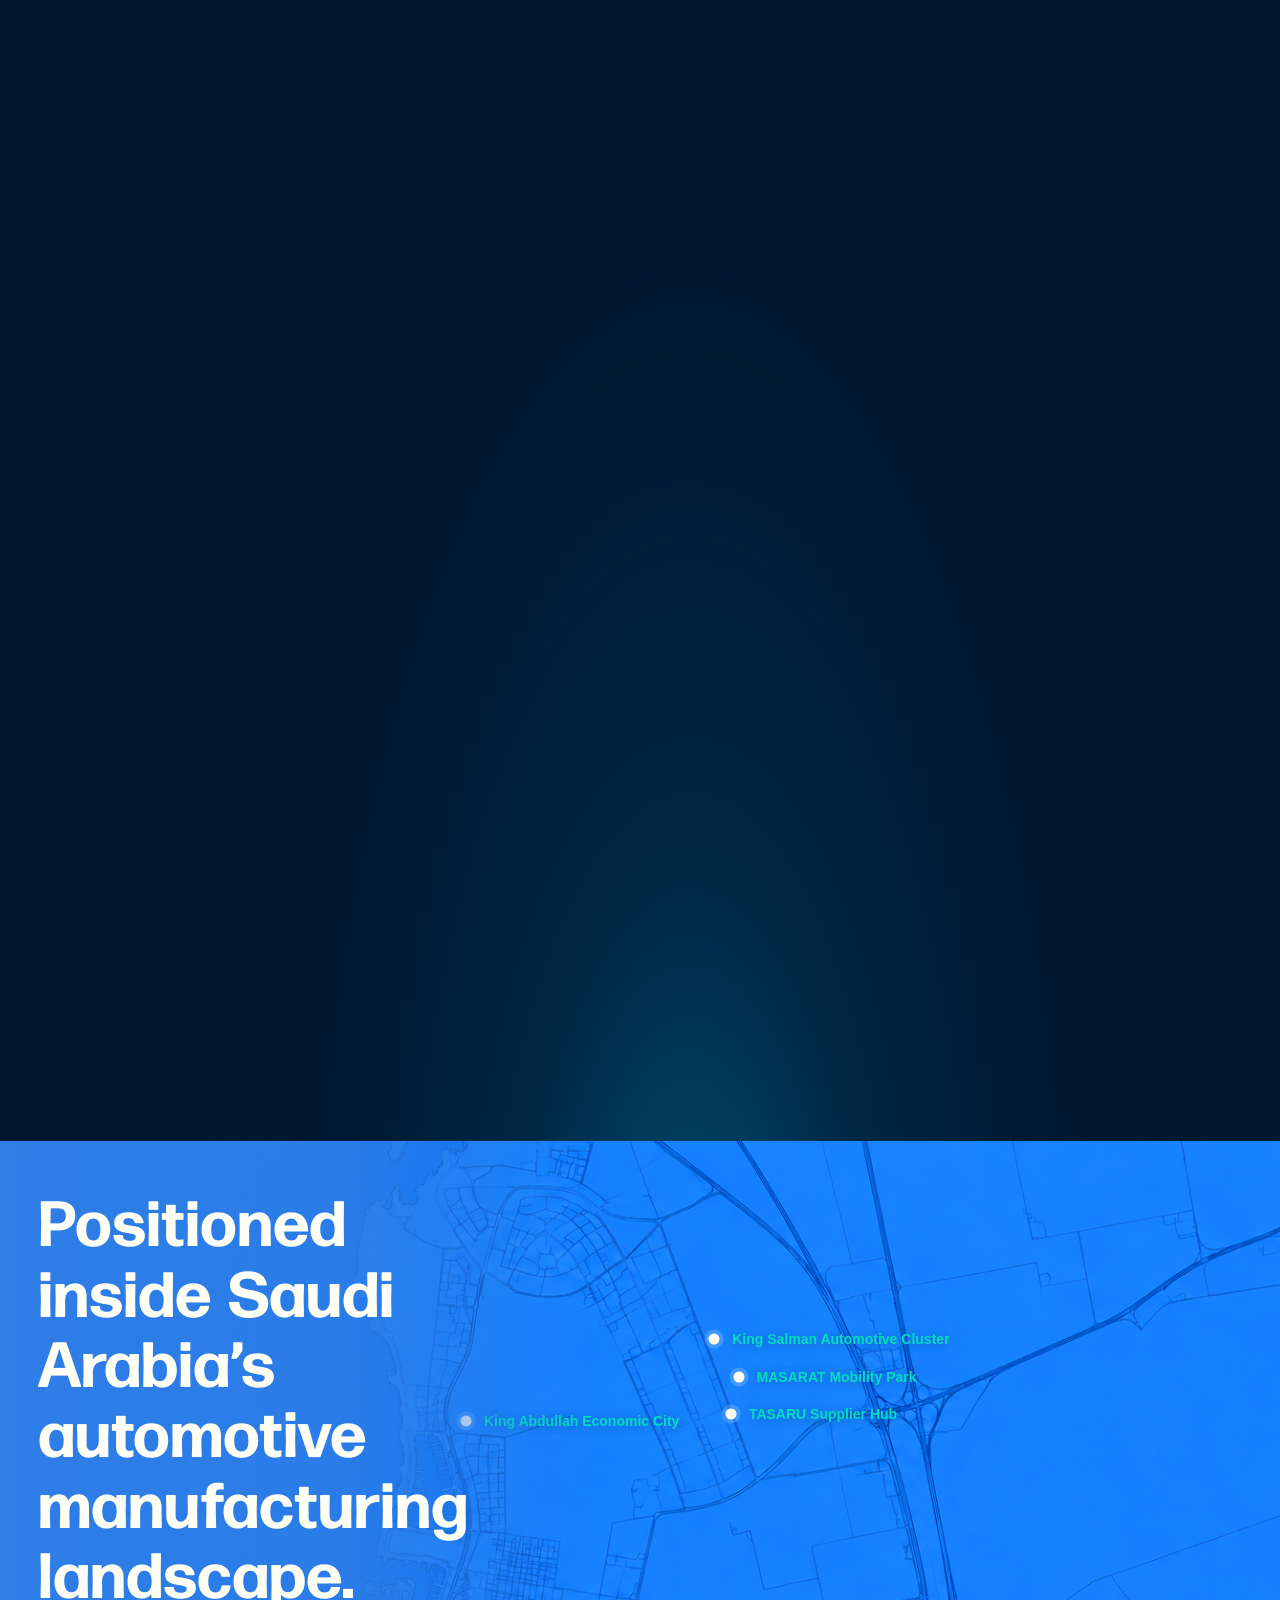
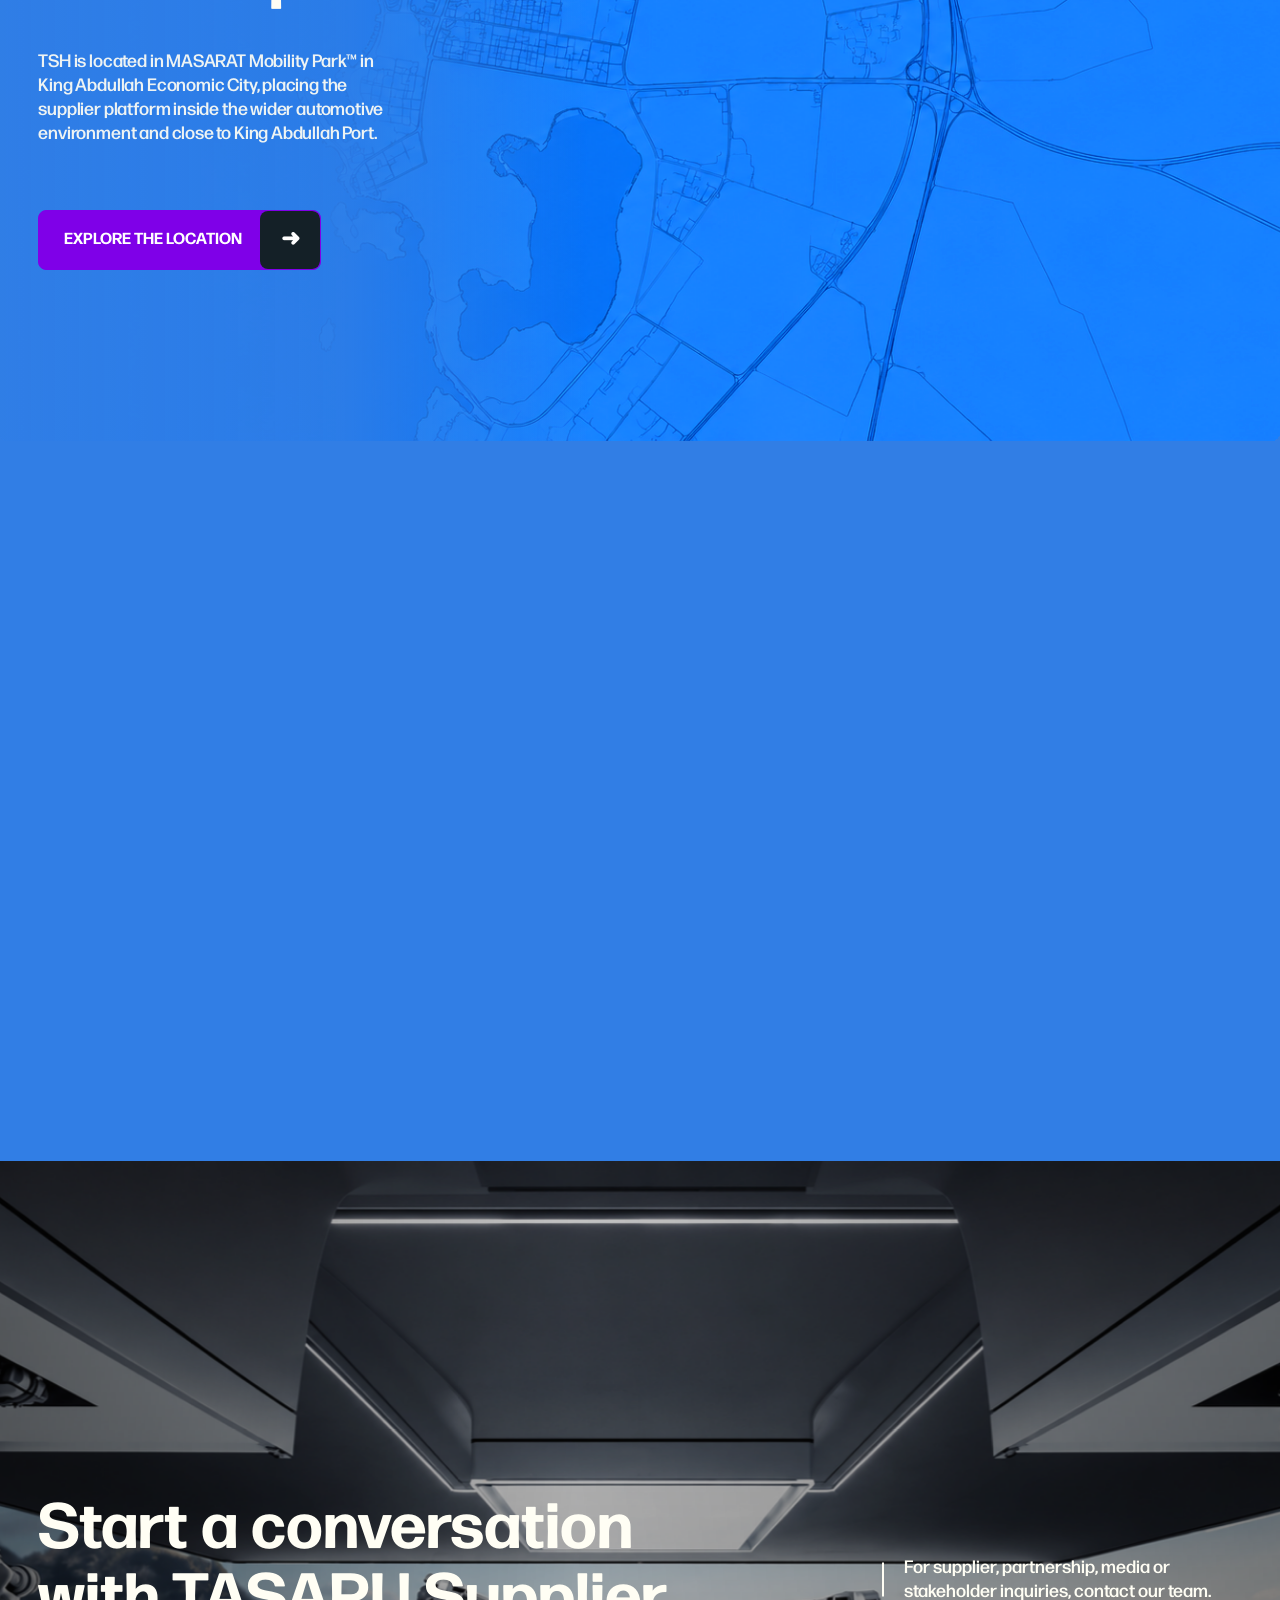
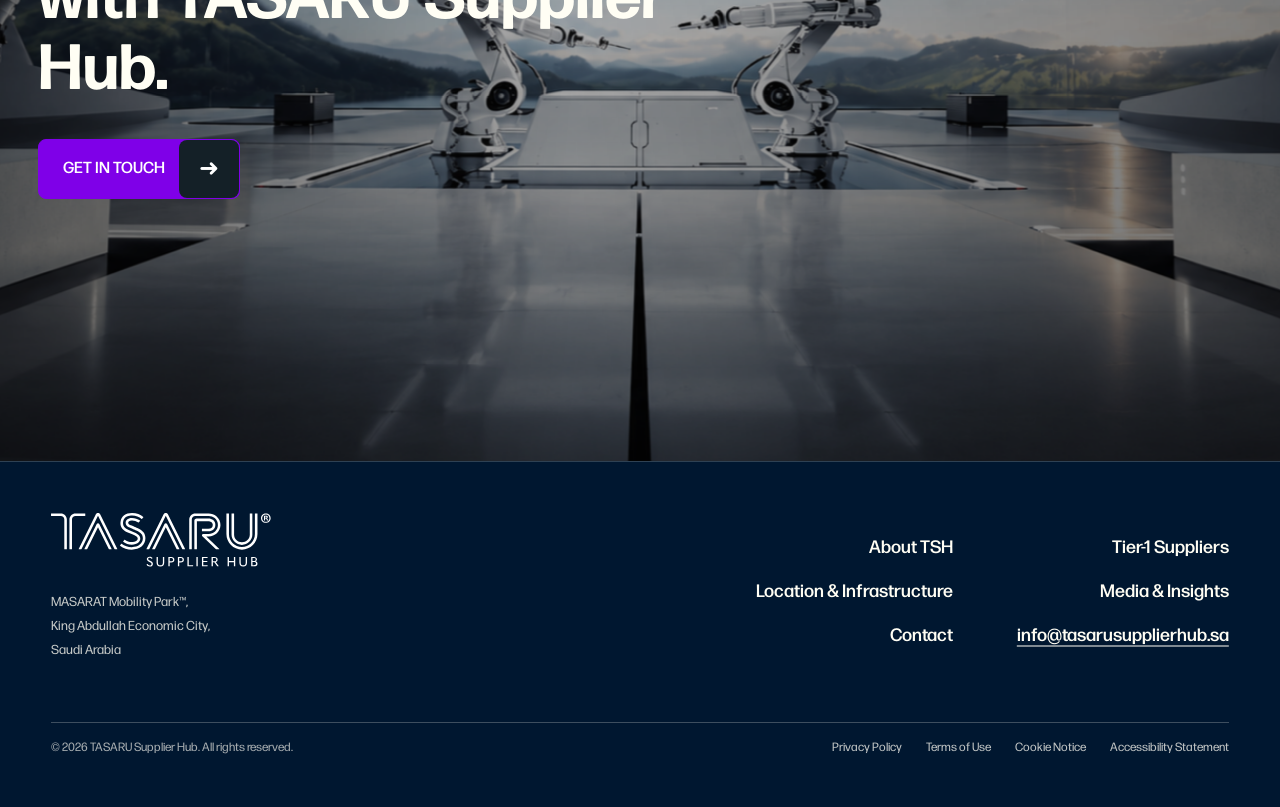
<file: concepts/tasaru-homepage/index.html>
<!doctype html>
<html lang="en">
<head>
  <meta charset="utf-8">
  <meta name="viewport" content="width=device-width,initial-scale=1">
  <meta name="theme-color" content="#001730">
  <meta name="description" content="TASARU Supplier Hub hero concept.">
  <title>TASARU — Hero</title>
  <link rel="stylesheet" href="styles.css?v=joby-platform-motion-v76">
  <link rel="stylesheet" href="responsive-type.css?v=7">
  <link rel="stylesheet" href="highlights-motion.css?v=3">
</head>
<body>
  <a class="skip" href="#main">Skip to story</a>

  <header class="header joby-nav">
    <button class="menu-toggle joby-menu-toggle" aria-label="Open navigation" aria-expanded="false" aria-controls="navigation">
      <span class="sr-only">Menu</span>
      <i aria-hidden="true"><b></b><b></b></i>
    </button>
    <div class="brand-reveal-zone">
      <a class="brand joby-brand" href="#home" aria-label="TASARU Supplier Hub home">
        <img class="brand-mark" src="assets/tasaru-mark.png" width="134" height="157" alt="">
        <span class="brand-full-mask" aria-hidden="true">
          <img class="brand-full" src="assets/tasaru-logo.svg" width="514" height="127" alt="">
        </span>
      </a>
    </div>
    <a class="joby-utility-link joby-platform-nav-cta" href="#contact">Contact us <span aria-hidden="true">↗</span></a>
  </header>

  <nav class="menu joby-menu" id="navigation" aria-label="Main navigation" inert>
    <div class="joby-menu-inner">
      <div class="joby-menu-col">
        <a href="#experience">About TSH</a>
        <a href="#supplier-ecosystem">Tier-1 Suppliers</a>
        <a href="#location">Location &amp; Infrastructure</a>
        <a href="#supplier-progress">Media &amp; Insights</a>
        <a href="#contact">Contact</a>
      </div>
    </div>
  </nav>

  <main id="main">
    <section class="hero scroll-scene joby-hero" id="home" data-scene="hero" aria-labelledby="hero-title">
      <div class="hero-sticky sticky">
        <picture class="joby-hero-media" aria-hidden="true">
          <img src="assets/tasaru-hero-mobility.png" width="1530" height="1028" alt="">
        </picture>
        <div class="joby-hero-shade" aria-hidden="true"></div>
        <div class="joby-hero-copy">
          <p class="joby-hero-kicker">GLOBAL EXPERTISE. LOCAL CAPABILITY.</p>
          <h1 id="hero-title">Where global automotive<br>capability takes root in<br>Saudi Arabia.</h1>
          <p class="joby-hero-body">TASARU Supplier Hub gives global automotive suppliers a dedicated platform to establish critical manufacturing capabilities within the Kingdom.</p>
          <div class="joby-hero-actions" aria-label="Hero actions">
            <a class="joby-hero-primary" href="#experience">Discover the platform <span aria-hidden="true">↗</span></a>
            <a class="joby-hero-secondary" href="#supplier-ecosystem">Meet the suppliers <span aria-hidden="true">↗</span></a>
          </div>
        </div>
      </div>
    </section>

    <section class="auar-second" id="experience" aria-labelledby="experience-title">
      <div class="auar-second-copy">
        <p class="auar-second-kicker">THE FUTURE IS BUILT TOGETHER</p>
        <h2 id="experience-title">The next era of mobility<br>starts long before<br>the first vehicle.</h2>
        <p>TASARU Supplier Hub gives global automotive suppliers a dedicated platform to establish critical manufacturing capabilities within the Kingdom.</p>

        <div class="auar-benefits" aria-label="Supplier Hub metrics">
          <div class="auar-benefit">
            <strong>05</strong>
            <span>Global Tier-1 suppliers</span>
          </div>
          <div class="auar-benefit">
            <strong>05</strong>
            <span>Critical manufacturing<br>capabilities</span>
          </div>
          <div class="auar-benefit">
            <strong>01</strong>
            <span>Dedicated supplier<br>platform</span>
          </div>
        </div>
      </div>

      <div class="auar-second-visual" aria-label="Manufacturing platform module">
        <video src="assets/tsart.mp4" autoplay muted loop playsinline preload="metadata"></video>
      </div>

      <div class="auar-logo-strip" aria-label="Supplier logos">
        <span><img src="assets/supplier-logos/shin-young.png" alt="Shin Young"></span>
        <span><img src="assets/supplier-logos/fangxin.png" alt="Fangxin"></span>
        <span><img src="assets/supplier-logos/benteler.png" alt="Benteler"></span>
        <span><img src="assets/supplier-logos/lear.png" alt="Lear"></span>
        <span><img src="assets/supplier-logos/jvis.png" alt="JVIS"></span>
      </div>
    </section>

    <section class="joby-up" id="experience-highlights" aria-labelledby="joby-up-title" data-up-scene>
      <div class="joby-up-sticky">
        <div class="joby-up-title">
          <h2 id="joby-up-title">A place for expertise to<br>become production.</h2>
        </div>

        <div class="joby-up-stage" aria-label="Experience highlights">
          <article class="joby-up-card joby-up-card--wide" id="experience-clouds">
            <figure>
              <img src="assets/manufacturing.jpg" width="1727" height="1151" alt="Robotic automotive manufacturing line">
            </figure>
            <div class="joby-up-copy">
              <p>
                <span>Land</span>
                <span>A dedicated physical base for supplier operations.</span>
              </p>
            </div>
          </article>

          <article class="joby-up-card joby-up-card--center" id="experience-views">
            <figure>
              <img src="assets/automotive.jpg" width="2048" height="1056" alt="Electric vehicle in a future-ready production hall">
            </figure>
            <div class="joby-up-copy joby-up-copy--floating">
              <p>
                <span>Real estate</span>
                <span>Manufacturing facilities supporting the supplier platform.</span>
              </p>
            </div>
          </article>

          <article class="joby-up-card joby-up-card--wide" id="experience-vertiport">
            <figure>
              <img src="assets/production.jpg" width="1727" height="1151" alt="Advanced production robotics shaping vehicle systems">
            </figure>
            <div class="joby-up-copy">
              <p>
                <span>Equipment</span>
                <span>Production equipment supporting localized manufacturing.</span>
              </p>
            </div>
          </article>

          <div class="joby-up-finale" id="experience-finale">
            <div>
              <h3>TSH brings together what the five Tier-1 suppliers need to start local production: <em>land, manufacturing facilities and production equipment.</em></h3>
              <a href="https://deisgne8.github.io/tasaru-wireframe/#about">How TSH works</a>
            </div>
          </div>
        </div>
      </div>
    </section>

    <section class="vast-progress" id="supplier-progress" aria-labelledby="supplier-progress-title">
      <div class="vast-progress-inner">
        <div class="supplier-progress-brand-line" aria-hidden="true"></div>
        <div class="vast-progress-intro">
          <p class="eyebrow">WHAT IS BEING LOCALIZED</p>
          <h2 id="supplier-progress-title">Five component categories.<br>One connected platform.</h2>
          <p class="vast-progress-description">The Hub is localizing five critical automotive component categories.</p>
        </div>

        <div class="vast-progress-carousel" data-vast-carousel>
          <div class="vast-progress-grid" data-vast-track tabindex="0" aria-label="Supplier Hub development carousel">
            <article class="vast-progress-card vast-progress-card--large">
              <img src="assets/seating-interior.png" width="1470" height="1070" alt="Light leather rear seats and centre armrest inside a vehicle cabin">
              <div class="vast-progress-caption">
                <div class="vast-progress-caption-heading">
                  <p class="vast-progress-kicker"><span></span> Seating</p>
                  <p class="vast-progress-supplier">Lear</p>
                </div>
                <p>Seating combines comfort, safety and function at the center of the cabin. Localizing its manufacture brings a core component category closer to Saudi vehicle production.</p>
              </div>
            </article>

            <article class="vast-progress-card vast-progress-card--side">
              <img src="assets/body-in-white-shell.png" width="1575" height="998" alt="Vehicle body shell mounted on inspection stands in a manufacturing facility">
              <div class="vast-progress-caption">
                <div class="vast-progress-caption-heading">
                  <p class="vast-progress-kicker"><span></span> Body-in-white</p>
                  <p class="vast-progress-supplier">Shin Young</p>
                </div>
                <p>The body-in-white forms the structural foundation of a vehicle. Establishing this manufacturing capability locally supports a critical stage of the automotive value chain.</p>
              </div>
            </article>

            <article class="vast-progress-card vast-progress-card--side">
              <img src="assets/chassis-platform.png" width="1452" height="1083" alt="Electric vehicle chassis with battery pack and suspension in an inspection facility">
              <div class="vast-progress-caption">
                <div class="vast-progress-caption-heading">
                  <p class="vast-progress-kicker"><span></span> Chassis</p>
                  <p class="vast-progress-supplier">BENTELER</p>
                </div>
                <p>Chassis systems carry the vehicle and shape how it handles and performs. Local capability strengthens the link between specialist component manufacturing and the OEM production line.</p>
              </div>
            </article>

            <article class="vast-progress-card vast-progress-card--large">
              <img src="assets/interior-plastics-cabin.png" width="1254" height="1254" alt="Vehicle cabin with sculpted dashboard, door panels and centre console">
              <div class="vast-progress-caption">
                <div class="vast-progress-caption-heading">
                  <p class="vast-progress-kicker"><span></span> Interior plastics</p>
                  <p class="vast-progress-supplier">Fangxin</p>
                </div>
                <p>From cabin surfaces to functional interior parts, plastic components shape the in-vehicle experience. Local manufacturing brings this capability into the Saudi supply chain.</p>
              </div>
            </article>

            <article class="vast-progress-card vast-progress-card--side">
              <img src="assets/exterior-plastics-rear.png" width="1672" height="940" alt="Vehicle rear exterior with sculpted bumper and red tail lights at sunset">
              <div class="vast-progress-caption">
                <div class="vast-progress-caption-heading">
                  <p class="vast-progress-kicker"><span></span> Exterior plastics</p>
                  <p class="vast-progress-supplier">JVIS</p>
                </div>
                <p>Exterior plastic components combine form and function across the vehicle. Localizing their manufacture expands the range of components available within the Kingdom's automotive ecosystem.</p>
              </div>
            </article>
          </div>

          <div class="vast-progress-controls" aria-label="Carousel controls">
            <button type="button" data-vast-prev aria-label="Previous supplier progress card">←</button>
            <button type="button" data-vast-next aria-label="Next supplier progress card">→</button>
          </div>
        </div>
      </div>
    </section>

    <section class="icomat-ecosystem" id="supplier-ecosystem" aria-labelledby="supplier-ecosystem-title" data-ecosystem-scene>
      <div class="icomat-ecosystem-inner">
        <div class="icomat-ecosystem-copy">
          <p>THE SUPPLIER NETWORK</p>
          <h2 id="supplier-ecosystem-title">Connecting expertise to production.</h2>
          <a class="inline-link icomat-supplier-cta" href="#supplier-progress">Explore the suppliers</a>
        </div>

        <div class="icomat-ecosystem-stack" data-ecosystem-stack>
          <button class="icomat-ecosystem-card is-active" type="button" aria-expanded="true">
            <span class="icomat-ecosystem-kicker">GLOBAL EXPERTISE</span>
            <strong>Global Tier-1 suppliers</strong>
            <span class="icomat-ecosystem-detail">Specialist automotive manufacturing knowledge.</span>
          </button>

          <button class="icomat-ecosystem-card" type="button" aria-expanded="false">
            <span class="icomat-ecosystem-kicker">THE HUB</span>
            <strong>TASARU Supplier Hub</strong>
            <span class="icomat-ecosystem-detail">A dedicated platform for localizing critical manufacturing capabilities.</span>
          </button>

          <button class="icomat-ecosystem-card" type="button" aria-expanded="false">
            <span class="icomat-ecosystem-kicker">SAUDI PRODUCTION</span>
            <strong>The OEM ecosystem</strong>
            <span class="icomat-ecosystem-detail">Critical component manufacturing positioned closer to Saudi production.</span>
          </button>
        </div>
      </div>
    </section>

    <section class="location-zoom location-routes" id="location" aria-labelledby="location-title" data-location-scene>
      <div class="location-zoom-sticky">
        <div class="location-copy">
          <p>LOCATION</p>
          <h2 id="location-title">Positioned inside Saudi Arabia’s automotive manufacturing landscape.</h2>

          <p class="location-body">TSH is located in MASARAT Mobility Park™ in King Abdullah Economic City, placing the supplier platform inside the wider automotive environment and close to King Abdullah Port.</p>
          <a class="location-cta" href="https://deisgne8.github.io/tasaru-wireframe/#location">Explore the location</a>
        </div>

        <div class="location-map" aria-label="King Abdullah City blueprint map with location markers">
          <div class="location-map-world location-route-map">
            <img class="location-kaec-map" src="assets/king-abdullah-city-blueprint-map.png" width="1671" height="941" alt="King Abdullah City blueprint map">

            <svg class="location-line-map" viewBox="0 0 1400 760" role="presentation" focusable="false">
              <path d="M0 320C95 280 162 232 272 250C390 268 421 337 536 308C652 279 723 198 856 220C980 240 1054 323 1182 292C1262 273 1324 226 1400 236" />
              <path d="M0 482C126 448 211 394 344 426C458 454 522 534 664 502C820 466 852 370 1008 386C1158 401 1253 498 1400 442" />
              <path d="M166 0C212 117 262 186 368 234C485 288 588 280 690 364C779 437 804 540 900 620C970 678 1058 710 1176 760" />
              <path d="M545 0C514 88 511 182 568 252C646 347 774 336 828 456C868 546 840 642 902 760" />
              <path d="M936 0C904 126 942 227 1042 298C1150 374 1278 355 1400 430" />
              <path d="M0 650C157 603 288 601 420 652C552 703 673 739 826 690C1002 634 1144 600 1400 636" />
              <path d="M0 128C146 168 266 136 392 90C520 43 644 42 762 96C884 151 964 124 1072 68C1162 22 1266 16 1400 42" />
              <path d="M260 760C296 660 352 568 442 510C532 452 634 439 702 352C780 253 790 114 850 0" />
              <path d="M1120 0C1086 94 1060 170 1090 258C1126 363 1219 416 1238 534C1253 626 1228 695 1198 760" />
              <path d="M136 220L318 330L484 318L610 390L780 356L950 452L1108 430L1268 512" />
              <path d="M102 536L250 478L404 520L572 486L730 556L914 522L1074 590L1286 560" />
            </svg>

            <svg class="location-flight-arc" viewBox="0 0 1400 760" role="presentation" focusable="false">
              <path d="M620 360C720 122 1024 128 1152 462" />
            </svg>

            <div class="location-route-point location-route-point--hub">
              <i></i>
              <strong>TASARU Supplier Hub</strong>
            </div>

            <div class="location-route-point location-route-point--kaec">
              <i></i>
              <strong>King Abdullah Economic City</strong>
            </div>

            <div class="location-route-point location-route-point--cluster">
              <i></i>
              <strong>King Salman Automotive Cluster</strong>
            </div>

            <div class="location-route-point location-route-point--masarat">
              <i></i>
              <strong>MASARAT Mobility Park</strong>
            </div>
          </div>
        </div>
      </div>
    </section>

    <section class="final-cta" id="contact" aria-labelledby="final-cta-title" data-parallax-scene>
      <img src="assets/cta-manufacturing.png" width="1642" height="958" alt="Robotic manufacturing equipment in a modern production facility">
      <div class="final-cta-shade"></div>
      <div class="final-cta-content">
        <div class="final-cta-main">
          <h2 id="final-cta-title">Start a conversation with TASARU Supplier Hub.</h2>
          <a href="mailto:info@tasarusupplierhub.sa">Get in touch</a>
        </div>
        <p class="final-cta-specs">For supplier, partnership, media or stakeholder inquiries, contact our team.</p>
      </div>
    </section>

    <footer class="site-footer joby-footer" data-parallax-scene>
      <div class="joby-footer-brand">
        <a class="joby-footer-logo" href="#home" aria-label="TASARU Supplier Hub home">
          <img src="assets/tasaru-logo.svg" width="514" height="127" alt="TASARU Supplier Hub">
        </a>
        <address class="joby-footer-address">
          <span>MASARAT Mobility Park&trade;,</span>
          <span>King Abdullah Economic City,</span>
          <span>Saudi Arabia</span>
        </address>
      </div>

      <nav class="joby-footer-columns" aria-label="Footer navigation">
        <a href="#experience">About TSH</a>
        <a href="#supplier-ecosystem">Tier-1 Suppliers</a>
        <a href="#location">Location &amp; Infrastructure</a>
        <a href="#supplier-progress">Media &amp; Insights</a>
        <a href="#contact">Contact</a>
        <a href="mailto:info@tasarusupplierhub.sa">info@tasarusupplierhub.sa</a>
      </nav>

      <div class="joby-footer-bottom">
        <p class="joby-footer-copyright">© 2026 TASARU Supplier Hub. All rights reserved.</p>
        <nav class="joby-footer-legal-links" aria-label="Legal information">
          <a href="#home">Privacy Policy</a>
          <a href="#home">Terms of Use</a>
          <a href="#home">Cookie Notice</a>
          <a href="#home">Accessibility Statement</a>
        </nav>
      </div>
    </footer>
  </main>

  <script src="highlights-motion.js?v=5"></script>
  <script>
    const menu = document.querySelector('.joby-menu');
    const menuToggle = document.querySelector('.joby-menu-toggle');
    const stickyNav = document.querySelector('.joby-nav');

    function setMenu(open) {
      menuToggle.setAttribute('aria-expanded', String(open));
      menuToggle.setAttribute('aria-label', open ? 'Close navigation' : 'Open navigation');
      menu.classList.toggle('open', open);
      menu.inert = !open;
      document.body.classList.toggle('menu-open', open);
    }

    menuToggle.addEventListener('click', () => setMenu(menuToggle.getAttribute('aria-expanded') !== 'true'));
    menu.querySelectorAll('a').forEach((link) => link.addEventListener('click', () => setMenu(false)));
    document.addEventListener('keydown', (event) => {
      if (event.key === 'Escape') setMenu(false);
    });

    const upScene = document.querySelector('[data-up-scene]');
    const lightNavSections = [
      document.querySelector('#experience'),
      document.querySelector('#supplier-progress')
    ].filter(Boolean);

    function clamp(value, min = 0, max = 1) {
      return Math.min(max, Math.max(min, value));
    }

    function measureUpScene() {
      stickyNav.classList.toggle('scrolled', window.scrollY > 50);
      if (!upScene) return;

      const navOnLight = lightNavSections.some((section) => {
        const sectionRect = section.getBoundingClientRect();
        return sectionRect.top < window.innerHeight * 0.18 && sectionRect.bottom > window.innerHeight * 0.18;
      });
      const footer = document.querySelector('.joby-footer');
      const footerActive = footer ? (() => {
        const footerRect = footer.getBoundingClientRect();
        return footerRect.top < window.innerHeight * 0.18 && footerRect.bottom > window.innerHeight * 0.18;
      })() : false;
      document.body.classList.toggle('joby-up-active', navOnLight);
      document.body.classList.toggle('joby-footer-active', footerActive);
    }

    function scheduleUpScene(force = false) {
      measureUpScene();
      if (force) upScene?.dispatchEvent(new Event('highlights:refresh'));
    }

    window.addEventListener('scroll', () => scheduleUpScene(false), { passive: true });
    window.addEventListener('resize', () => scheduleUpScene(true));
    window.addEventListener('load', () => scheduleUpScene(true));
    scheduleUpScene(true);

    function scrollToCurrentHash() {
      if (!window.location.hash) return;

      const target = document.querySelector(window.location.hash);
      if (!target) return;

      const top = target.getBoundingClientRect().top + window.pageYOffset;
      window.scrollTo({ top, behavior: 'auto' });
      window.dispatchEvent(new Event('scroll'));
    }

    document.querySelectorAll('a[href^="#"]').forEach((anchor) => {
      anchor.addEventListener('click', (event) => {
        const target = document.querySelector(anchor.getAttribute('href'));
        if (!target) return;

        event.preventDefault();
        history.pushState(null, '', anchor.getAttribute('href'));
        const top = target.getBoundingClientRect().top + window.pageYOffset;
        window.scrollTo({ top, behavior: 'smooth' });
        window.dispatchEvent(new Event('scroll'));
      });
    });

    window.addEventListener('hashchange', () => {
      scrollToCurrentHash();
      scheduleUpScene(true);
    });
    window.addEventListener('load', () => {
      [40, 180, 520].forEach((delay) => {
        window.setTimeout(() => {
          scrollToCurrentHash();
          scheduleUpScene(true);
        }, delay);
      });
    });

    const pageFooter = document.querySelector('.joby-footer');
    function updateFooterNavState() {
      if (!pageFooter) return;

      const footerRect = pageFooter.getBoundingClientRect();
      document.body.classList.toggle(
        'joby-footer-active',
        footerRect.top < window.innerHeight * 0.16 && footerRect.bottom > window.innerHeight * 0.16
      );
    }

    window.addEventListener('scroll', updateFooterNavState, { passive: true });
    window.addEventListener('resize', updateFooterNavState);
    window.addEventListener('load', updateFooterNavState);
    updateFooterNavState();

    const parallaxScenes = Array.from(document.querySelectorAll('[data-parallax-scene]'));
    let parallaxAnimating = false;

    function updateParallaxScenes() {
      parallaxScenes.forEach((scene) => {
        const rect = scene.getBoundingClientRect();
        const range = Math.max(1, window.innerHeight + rect.height);
        const progress = clamp((window.innerHeight - rect.top) / range);
        scene.style.setProperty('--parallax-p', progress.toFixed(4));
      });
      parallaxAnimating = false;
    }

    function scheduleParallaxScenes() {
      if (!parallaxAnimating) {
        parallaxAnimating = true;
        requestAnimationFrame(updateParallaxScenes);
      }
    }

    window.addEventListener('scroll', scheduleParallaxScenes, { passive: true });
    window.addEventListener('resize', updateParallaxScenes);
    window.addEventListener('load', updateParallaxScenes);
    updateParallaxScenes();

    document.querySelectorAll('[data-vast-carousel]').forEach((carousel) => {
      const track = carousel.querySelector('[data-vast-track]');
      const previous = carousel.querySelector('[data-vast-prev]');
      const next = carousel.querySelector('[data-vast-next]');

      function scrollByCard(direction) {
        const card = track.querySelector('.vast-progress-card');
        if (!card) return;

        const gap = parseFloat(getComputedStyle(track).columnGap || getComputedStyle(track).gap || 0);
        track.scrollBy({
          left: direction * (card.getBoundingClientRect().width + gap),
          behavior: 'smooth'
        });
      }

      previous.addEventListener('click', () => scrollByCard(-1));
      next.addEventListener('click', () => scrollByCard(1));
    });

    document.querySelectorAll('[data-ecosystem-stack]').forEach((stack) => {
      const scene = stack.closest('[data-ecosystem-scene]');
      const cards = Array.from(stack.querySelectorAll('.icomat-ecosystem-card'));
      let targetProgress = 0;
      let renderedProgress = 0;
      let animating = false;

      function setActiveCard(index) {
        cards.forEach((item, itemIndex) => {
          const active = itemIndex === index;
          item.classList.toggle('is-active', active);
          item.setAttribute('aria-expanded', String(active));
        });
      }

      function measureEcosystemScene() {
        if (!scene) return;

        const rect = scene.getBoundingClientRect();
        const range = Math.max(1, rect.height - window.innerHeight);
        targetProgress = clamp(-rect.top / range);
      }

      function updateEcosystemScene(force = false) {
        measureEcosystemScene();
        if (!scene || !cards.length) return;

        if (force) {
          renderedProgress = targetProgress;
        } else {
          renderedProgress += (targetProgress - renderedProgress) * 0.16;
          if (Math.abs(targetProgress - renderedProgress) < 0.001) {
            renderedProgress = targetProgress;
          }
        }

        const activeIndex = clamp(Math.floor(renderedProgress * cards.length), 0, cards.length - 1);
        scene.style.setProperty('--ecosystem-p', renderedProgress.toFixed(4));
        setActiveCard(activeIndex);

        if (renderedProgress !== targetProgress) {
          requestAnimationFrame(() => updateEcosystemScene(false));
        } else {
          animating = false;
        }
      }

      function scheduleEcosystemScene(force = false) {
        measureEcosystemScene();
        if (force) {
          updateEcosystemScene(true);
          return;
        }

        if (!animating) {
          animating = true;
          requestAnimationFrame(() => updateEcosystemScene(false));
        }
      }

      cards.forEach((card, index) => {
        card.addEventListener('click', () => {
          if (!scene) return;

          const rect = scene.getBoundingClientRect();
          const range = Math.max(1, scene.offsetHeight - window.innerHeight);
          const nextProgress = (index + 0.08) / cards.length;
          window.scrollTo({
            top: window.scrollY + rect.top + (range * nextProgress),
            behavior: 'smooth'
          });
        });
      });

      window.addEventListener('scroll', () => scheduleEcosystemScene(false), { passive: true });
      window.addEventListener('resize', () => scheduleEcosystemScene(true));
      window.addEventListener('load', () => scheduleEcosystemScene(true));
      scheduleEcosystemScene(true);
    });

    document.querySelectorAll('[data-location-scene]').forEach((scene) => {
      const stages = [
        { scale: 1, x: 0, y: 0 },
        { scale: 3.2, x: -250, y: 18 },
        { scale: 6.2, x: -630, y: 70 },
        { scale: 9.6, x: -1060, y: 170 },
        { scale: 13, x: -1490, y: 230 }
      ];
      let targetProgress = 0;
      let renderedProgress = 0;
      let animating = false;

      function lerp(start, end, amount) {
        return start + ((end - start) * amount);
      }

      function measureLocationScene() {
        const rect = scene.getBoundingClientRect();
        const range = Math.max(1, rect.height - window.innerHeight);
        targetProgress = clamp(-rect.top / range);
      }

      function updateLocationScene(force = false) {
        measureLocationScene();

        if (force) {
          renderedProgress = targetProgress;
        } else {
          renderedProgress += (targetProgress - renderedProgress) * 0.24;
          if (Math.abs(targetProgress - renderedProgress) < 0.001) {
            renderedProgress = targetProgress;
          }
        }

        const easedProgress = renderedProgress;
        const scaledProgress = easedProgress * (stages.length - 1);
        const stageIndex = clamp(Math.floor(scaledProgress), 0, stages.length - 2);
        const activeStep = clamp(Math.floor(easedProgress * 4), 0, 3);
        const localProgress = clamp(scaledProgress - stageIndex);
        const from = stages[stageIndex];
        const to = stages[stageIndex + 1];

        scene.style.setProperty('--location-p', easedProgress.toFixed(4));
        scene.style.setProperty('--map-scale', lerp(from.scale, to.scale, localProgress).toFixed(3));
        scene.style.setProperty('--map-x', `${lerp(from.x, to.x, localProgress).toFixed(1)}px`);
        scene.style.setProperty('--map-y', `${lerp(from.y, to.y, localProgress).toFixed(1)}px`);
        scene.dataset.locationStep = String(activeStep);

        if (renderedProgress !== targetProgress) {
          requestAnimationFrame(() => updateLocationScene(false));
        } else {
          animating = false;
        }
      }

      function scheduleLocationScene(force = false) {
        measureLocationScene();
        if (force) {
          updateLocationScene(true);
          return;
        }

        if (!animating) {
          animating = true;
          requestAnimationFrame(() => updateLocationScene(false));
        }
      }

      window.addEventListener('scroll', () => scheduleLocationScene(false), { passive: true });
      window.addEventListener('resize', () => scheduleLocationScene(true));
      window.addEventListener('load', () => scheduleLocationScene(true));
      scheduleLocationScene(true);
    });
  </script>
</body>
</html>
</file>
<file: concepts/tasaru-homepage/styles.css>
@font-face{font-family:"Form DJR Arabic";src:url("assets/fonts/FormaDJRArabicText-Regular-Testing.otf") format("opentype");font-weight:400;font-style:normal;font-display:swap}@font-face{font-family:"Form DJR Arabic";src:url("assets/fonts/FormaDJRArabicText-Medium-Testing.otf") format("opentype");font-weight:500;font-style:normal;font-display:swap}@font-face{font-family:"Form DJR Arabic";src:url("assets/fonts/FormaDJRArabicText-Bold-Testing.otf") format("opentype");font-weight:700;font-style:normal;font-display:swap}:root{--navy:#001730;--deep:#000e20;--white:#fff;--teal:#00debf;--blue:#0074fa;--indigo:#2b008f;--muted:#c6cbd2;--line:#ffffff30;--pad:clamp(24px,5vw,84px)}*{box-sizing:border-box}html{scroll-behavior:smooth;scroll-padding-top:85px}body{margin:0;background:var(--navy);color:white;font-family:Arial,Helvetica,sans-serif;-webkit-font-smoothing:antialiased}body.menu-open{overflow:hidden}a{color:inherit;text-decoration:none}button{font:inherit;color:inherit;cursor:pointer}button,a{-webkit-tap-highlight-color:transparent;touch-action:manipulation}img{display:block;max-width:100%;height:auto}h1,h2,h3,p{margin:0}h1,h2,h3{font-weight:400}em{font-style:normal;color:var(--teal)}button:focus-visible,a:focus-visible{outline:2px solid var(--teal);outline-offset:6px}.sr-only{position:absolute;width:1px;height:1px;overflow:hidden;clip:rect(0,0,0,0)}.skip{position:fixed;left:20px;top:-100px;background:white;color:var(--navy);padding:14px;z-index:100}.skip:focus{top:15px}.eyebrow,.chapter-label,.header-center,.detail-kicker{font-size:11px;letter-spacing:.12em;line-height:1.5;text-transform:uppercase}.header{position:fixed;z-index:40;top:0;left:0;right:0;height:92px;padding:0 var(--pad);display:flex;justify-content:space-between;align-items:center;transition:background .25s}.header.scrolled{background:#001730ef;border-bottom:1px solid #ffffff15;backdrop-filter:blur(15px)}.brand{display:block;width:168px;flex:none}.brand img{width:100%}.header-center{font-size:10px;color:#e2e7ed}.menu-toggle{display:flex;align-items:center;gap:18px;background:transparent;border:0;padding:10px 0 10px 16px;font-size:13px}.menu-toggle i{width:43px;height:43px;border:1px solid #ffffff60;border-radius:50%;display:flex;flex-direction:column;justify-content:center;align-items:center;gap:5px}.menu-toggle b{display:block;height:1px;width:15px;background:white;transition:transform .25s}.menu-toggle[aria-expanded=true] b:first-child{transform:translateY(3px) rotate(45deg)}.menu-toggle[aria-expanded=true] b:last-child{transform:translateY(-3px) rotate(-45deg)}.menu{position:fixed;inset:0;z-index:35;background:var(--navy);padding:145px max(8vw,24px) 40px;visibility:hidden;opacity:0;transform:translateY(-20px);transition:opacity .25s,transform .25s,visibility .25s;overflow:auto}.menu.open{visibility:visible;opacity:1;transform:none}.menu>.eyebrow{color:var(--teal);margin-bottom:28px}.menu>a{display:flex;align-items:center;gap:30px;border-bottom:1px solid var(--line);padding:17px 0;font-size:clamp(26px,4vw,58px);letter-spacing:-.04em}.menu>a>small{font-size:12px;color:var(--muted);letter-spacing:0}.menu>a>span{margin-left:auto}.menu>a:hover{color:var(--teal)}.menu>p:last-child{font-size:14px;line-height:1.6;color:var(--muted);margin-top:32px}.read-progress{position:fixed;top:0;left:0;right:0;height:2px;z-index:45;background:transparent}.read-progress span{display:block;width:100%;height:100%;background:var(--teal);transform:scaleX(var(--read,0));transform-origin:left}.scroll-scene{position:relative}.sticky{position:sticky;top:0;height:100svh;min-height:720px;overflow:hidden}.hero{height:175svh;--p:0}.hero-sticky{background:var(--navy)}.hero-photo{position:absolute;left:calc(44% - var(--p)*44%);right:0;top:calc(19% - var(--p)*19%);bottom:calc(17% - var(--p)*17%);overflow:hidden;will-change:left,top,bottom}.hero-photo img{width:100%;height:100%;object-fit:cover;object-position:65% center;filter:saturate(.35);transform:scale(calc(1.08 - var(--p)*.08))}.hero-wash{position:absolute;inset:0;background:linear-gradient(90deg,#00173070,transparent 70%),linear-gradient(0deg,#001730 0%,transparent 28%,transparent 65%,#00173040)}.hero-heading{position:absolute;left:var(--pad);top:20%;right:var(--pad);z-index:2}.hero-heading .eyebrow{display:flex;align-items:center;gap:15px;margin-bottom:35px;opacity:calc(1 - var(--p)*2)}.short-line{height:1px;width:35px;background:var(--teal)}h1{font-size:clamp(86px,13.5vw,228px);line-height:.86;letter-spacing:-.07em;font-weight:500}h1>span{display:block;will-change:transform,opacity}.global-line{transform:translateX(calc(var(--p)*-25vw));opacity:calc(1 - var(--p)*1.8)}.expertise-line{margin-left:14vw;transform:translateX(calc(var(--p)*30vw));opacity:calc(1 - var(--p)*1.8);margin-top:10px}.hero-local{position:absolute;left:var(--pad);top:29%;font-size:clamp(64px,10vw,165px);line-height:.95;letter-spacing:-.07em;opacity:clamp(0,calc((var(--p) - .35)*2.8),1);transform:translateY(calc((1 - var(--p))*80px));pointer-events:none}.hero-bottom{position:absolute;left:var(--pad);right:var(--pad);bottom:7%;display:flex;justify-content:space-between;align-items:flex-end;gap:25px;z-index:3}.hero-bottom>p{font-size:15px;line-height:1.65;color:#e1e6ed}.story-link{display:flex;align-items:center;gap:17px;font-size:14px}.round-arrow{width:55px;height:55px;display:grid;place-items:center;border:1px solid #ffffff55;border-radius:50%;font-size:24px;transition:background .2s,color .2s}.story-link:hover .round-arrow{background:var(--teal);color:var(--navy)}.story-link small{display:block;font-size:9px;letter-spacing:.1em;margin-top:7px;color:var(--muted)}.hero-index{font-size:11px;letter-spacing:.15em}.photo-caption{position:absolute;right:var(--pad);bottom:20%;display:flex;flex-direction:column;gap:8px;text-align:right;font-size:9px;letter-spacing:.12em;opacity:calc(1 - var(--p))}.manifesto{padding:110px var(--pad) 100px;background:white;color:var(--navy)}.manifesto>.eyebrow{color:#5d6a7c;margin-bottom:45px}.manifesto h2{font-size:clamp(44px,6.6vw,108px);line-height:1.05;letter-spacing:-.065em;max-width:1250px}.manifesto h2 span{color:var(--blue)}.manifesto-bottom{display:flex;justify-content:space-between;align-items:flex-end;gap:65px;margin-top:65px}.manifesto-bottom>p{max-width:340px;font-size:15px;line-height:1.7;color:#5d6a7c}.proof{display:flex;gap:48px}.proof>span{font-size:11px;color:#5d6a7c;display:block;white-space:nowrap}.proof b{display:block;font-size:65px;line-height:1;letter-spacing:-.07em;font-weight:400;color:var(--navy);margin-bottom:15px}.network{height:205svh;--p:0;background:var(--deep)}.network-sticky{padding:120px var(--pad) 40px;background:radial-gradient(ellipse at 52% 55%,#00375a60,transparent 50%)}.chapter-label{display:flex;justify-content:space-between;gap:25px;position:relative;z-index:2;font-size:10px;color:var(--muted)}.network-heading{display:flex;justify-content:space-between;align-items:flex-end;gap:30px;margin-top:34px;position:relative;z-index:2}.network-heading h2{font-size:clamp(35px,4vw,64px);line-height:1.06;letter-spacing:-.055em}.network-heading>p{font-size:13px;line-height:1.7;color:var(--muted)}.network-map{position:relative;max-width:1150px;height:42vh;min-height:300px;margin:38px auto 15px}.connections{position:absolute;inset:0;width:100%;height:100%;overflow:visible}.connections path{fill:none;stroke-width:1}.connection-lines{stroke:#ffffff26}.connection-traces{stroke:var(--teal);stroke-dasharray:650;stroke-dashoffset:calc(620 - var(--p)*620);opacity:.65}.connection-traces path.active{stroke-width:2;opacity:1;filter:drop-shadow(0 0 5px #00debf)}.output-path{stroke:var(--teal);stroke-dasharray:600;stroke-dashoffset:calc(600 - var(--p)*600)}.supplier-node{position:absolute;text-align:left;background:var(--deep);border:0;padding:12px 15px;transition:color .2s,transform .3s;min-height:62px;transform:translate(-50%,-50%);z-index:3}.supplier-node span{font-size:9px;color:var(--muted);letter-spacing:.08em;display:block;margin-bottom:9px}.supplier-node b{font-size:22px;font-weight:400;letter-spacing:-.02em;white-space:nowrap}.supplier-node.active,.supplier-node:hover{color:var(--teal)}.supplier-node.active:after{content:"";position:absolute;left:15px;right:15px;bottom:4px;height:1px;background:var(--teal)}.n0{left:9%;top:21%}.n1{left:30%;top:4%}.n2{left:71%;top:6%}.n3{left:92%;top:25%}.n4{left:88%;top:79%}.hub-node{position:absolute;left:50%;top:54%;transform:translate(-50%,-50%);width:230px;z-index:2;text-align:center;padding:22px;background:#001730eb}.hub-node img{width:100%}.hub-node>span:last-child{display:block;font-size:8px;letter-spacing:.12em;margin-top:18px;color:var(--teal)}.hub-orbit{position:absolute;inset:-26px;border:1px solid #00debf55;border-radius:50%;transform:scale(calc(.9 + var(--p)*.18));z-index:-1}.hub-orbit:before{content:"";position:absolute;inset:-24px;border:1px solid #00debf20;border-radius:50%}.oem-node{position:absolute;bottom:3%;left:5%;font-size:10px;letter-spacing:.1em;color:var(--teal);background:var(--deep);padding:8px}.oem-node b{margin-left:20px;font-size:18px;font-weight:400}.supplier-detail{position:relative;z-index:4;display:grid;grid-template-columns:1fr 1.8fr 1fr;gap:25px;align-items:center;padding:22px 0;border-top:1px solid var(--line)}.detail-kicker{font-size:9px;color:var(--muted)}.detail-kicker b{display:block;color:var(--teal);font-size:13px;margin-top:9px;letter-spacing:.08em;font-weight:400}.supplier-detail>p{max-width:450px;font-size:14px;line-height:1.65}.inline-link{display:inline-flex;align-items:center;justify-content:space-between;gap:28px;padding:12px 0;border-bottom:1px solid #ffffff55;font-size:13px;min-height:44px;max-width:fit-content}.inline-link>span{font-size:21px}.inline-link:hover{color:var(--teal)}.supplier-detail>.inline-link{justify-self:end}.scene-progress{position:absolute;left:var(--pad);right:var(--pad);bottom:20px;display:flex;justify-content:space-between;border-top:1px solid #ffffff15;padding-top:9px;font-size:8px;letter-spacing:.1em;color:var(--muted)}.scene-progress i{position:absolute;top:-1px;left:0;width:calc(var(--p)*100%);height:1px;background:var(--teal)}.capabilities{padding:105px var(--pad) 100px;background:#000e20;overflow:hidden}.cap-heading{display:flex;align-items:flex-end;justify-content:space-between;margin-top:40px;position:relative;z-index:2}.cap-heading h2{font-size:clamp(55px,7vw,110px);line-height:.95;letter-spacing:-.06em}.cap-heading>p{font-size:14px;line-height:1.7;color:var(--muted)}.component-explorer{margin-top:-20px}.vehicle-stage{position:relative;aspect-ratio:1.8;margin:0 -5vw;overflow:hidden;background:#000e20}.vehicle-stage>img{width:100%;height:100%;object-fit:cover;object-position:center;transition:transform .7s cubic-bezier(.2,.7,.3,1);transform:scale(1.02);opacity:.96}.vehicle-shade{position:absolute;inset:0;pointer-events:none;background:linear-gradient(0deg,#000e20,transparent 20%,transparent 83%,#000e20),linear-gradient(90deg,#000e20 0%,transparent 18%,transparent 85%,#000e20)}.vehicle-label{position:absolute;left:var(--pad);top:10%;font-size:9px;letter-spacing:.1em;color:#ffffff65;writing-mode:vertical-rl;z-index:2}.hotspots{position:absolute;inset:0}.hotspot{position:absolute;left:var(--x);top:var(--y);transform:translate(-50%,-50%);background:none;border:0;display:flex;align-items:center;padding:0;gap:8px;min-width:44px;min-height:44px;z-index:3}.hotspot>span{width:35px;height:35px;background:#001730d9;border:1px solid #ffffffa0;border-radius:50%;display:grid;place-items:center;font-size:11px;transition:background .2s,box-shadow .2s}.hotspot>i{font-style:normal;font-size:11px;letter-spacing:.02em;white-space:nowrap;background:#001730e8;padding:7px 10px;border-radius:2px;opacity:0;transform:translateX(-5px);transition:opacity .2s,transform .2s;pointer-events:none}.hotspot:hover i,.hotspot:focus-visible i,.hotspot.selected i{opacity:1;transform:none}.hotspot.selected>span{color:var(--navy);background:var(--teal);border-color:var(--teal);box-shadow:0 0 0 7px #00debf26}.concept-label,.interaction-hint{position:absolute;bottom:35px;font-size:9px;letter-spacing:.1em;color:var(--muted);z-index:2}.concept-label{left:var(--pad)}.interaction-hint{right:var(--pad);display:flex;align-items:center;gap:15px}.interaction-hint>span{font-size:24px;color:var(--teal)}.component-detail{display:grid;grid-template-columns:.4fr 2fr .4fr;gap:40px;position:relative;margin-top:-10px;padding:10px 0 40px}.component-index{font-size:64px;letter-spacing:-.08em;line-height:1}.component-index small{font-size:13px;color:#ffffff70;letter-spacing:0;margin-left:8px}.component-detail .eyebrow{color:var(--teal);font-size:10px;margin-bottom:12px}.component-detail h3{font-size:44px;line-height:1.1;letter-spacing:-.04em;margin-bottom:16px}.component-detail p:last-child{font-size:15px;line-height:1.7;color:var(--muted);max-width:600px;min-height:52px}.component-arrows{display:flex;gap:10px;align-self:center;justify-self:end}.component-arrows button{width:48px;height:48px;border-radius:50%;background:none;border:1px solid var(--line);font-size:21px;transition:background .2s,color .2s}.component-arrows button:hover{background:var(--teal);color:var(--navy);border-color:var(--teal)}.component-tabs{display:flex;gap:0}.component-tabs>button{flex:1;background:none;border:0;border-top:1px solid var(--line);text-align:left;display:flex;gap:12px;padding:21px 10px 12px 0;min-height:65px;font-size:10px;color:#ffffff80;transition:color .2s,border .2s}.component-tabs span{font-size:13px;color:var(--muted)}.component-tabs [aria-selected=true]{border-color:var(--teal);color:var(--teal)}.component-tabs [aria-selected=true] span{color:white}.platform{height:260svh;--p:0}.platform-sticky{padding:120px var(--pad) 40px;isolation:isolate;background:var(--navy)}.platform-images,.platform-wash{position:absolute;inset:0;z-index:-2}.platform-image{position:absolute;inset:0;width:100%;height:100%;object-fit:cover;object-position:center;filter:saturate(.25);transition:opacity .65s,transform 1s}.pi0{opacity:.45;transform:scale(1.06)}.pi1{opacity:0;transform:scale(1.16)}.platform[data-step="1"] .pi0{transform:scale(1.16);opacity:.65}.platform[data-step="2"] .pi0{opacity:0}.platform[data-step="2"] .pi1{opacity:.8;transform:scale(1)}.platform-wash{z-index:-1;background:linear-gradient(90deg,#001730f5 0%,#00173085 55%,#00173020),linear-gradient(0deg,#001730 0%,transparent 60%)}.platform-intro{font-size:clamp(32px,4vw,64px);line-height:1.05;letter-spacing:-.05em;margin-top:36px}.platform-story{position:absolute;left:var(--pad);right:var(--pad);top:43%;display:flex;gap:50px;align-items:flex-start}.platform-number{font-size:clamp(110px,20vw,330px);line-height:.8;letter-spacing:-.09em;color:transparent;-webkit-text-stroke:1px #ffffff50;width:30%}.platform-text{padding-top:3px}.platform-text .eyebrow{color:var(--teal);font-size:10px;margin-bottom:17px}.platform-text h3{font-size:clamp(40px,5.6vw,88px);line-height:1;letter-spacing:-.055em;max-width:650px}.platform-text>p:last-child{max-width:360px;font-size:15px;line-height:1.7;color:var(--muted);margin-top:24px}.platform-controls{position:absolute;left:var(--pad);right:var(--pad);bottom:50px;display:flex;gap:40px}.platform-controls>button{position:relative;background:none;border:0;border-top:1px solid #ffffff35;padding:20px 0 0;text-align:left;flex:1;font-size:15px;min-height:48px}.platform-controls>button>span{font-size:10px;margin-right:20px;color:var(--muted)}.platform-controls>button.selected{border-color:var(--teal)}.platform-controls>button.selected>span{color:var(--teal)}.platform-controls>button>i{position:absolute;left:0;top:-1px;height:2px;background:var(--teal);width:0}.platform-controls>button.selected>i{width:calc(var(--step-progress,0)*100%)}.location{padding:110px var(--pad) 100px;background:white;color:var(--navy);overflow:hidden}.location .chapter-label{color:#5d6a7c}.location-top{display:flex;justify-content:space-between;gap:40px;align-items:flex-end;margin-top:40px}.location h2{font-size:clamp(44px,6vw,96px);line-height:1;letter-spacing:-.06em}.location em{color:var(--blue)}.location-top>p{font-size:14px;color:#5d6a7c;line-height:1.7}.location-explorer{display:grid;grid-template-columns:1.4fr 1fr;gap:65px;align-items:center;margin-top:55px}.location-graphic{position:relative;overflow:hidden}.location-svg{width:100%;overflow:visible}.location-svg rect,.location-svg circle,.location-svg path{fill:none;stroke:#0074fa;stroke-width:1;transition:stroke .4s,opacity .4s}.location-svg rect:first-child{stroke:#c6cbd2}.location-svg rect:nth-child(2){stroke:#83aefa}.location-svg path{stroke:#c6cbd2;stroke-dasharray:3 6}.location-svg circle{fill:var(--navy);stroke:var(--navy)}.location-svg text{font-size:10px;fill:#5d6a7c;letter-spacing:.5px;transition:opacity .3s}.location-svg .hub-text{fill:white;letter-spacing:1px;font-size:12px}.location-svg{transform-origin:50% 58%;transition:transform .8s cubic-bezier(.22,.7,.3,1)}.location-graphic[data-zoom="1"] .location-svg{transform:scale(1.2)}.location-graphic[data-zoom="2"] .location-svg{transform:scale(1.5)}.location-graphic[data-zoom="2"] .location-svg text:not(.hub-text){opacity:.35}.schematic-label{font-size:9px;letter-spacing:.1em;color:#5d6a7c;display:block;position:relative;z-index:2;background:white;padding-top:25px}.location-content .eyebrow{font-size:10px;color:#5d6a7c;margin-bottom:22px}.location-levels>button{display:flex;align-items:center;gap:15px;font-size:15px;border:0;border-top:1px solid #00173025;background:none;width:100%;text-align:left;padding:20px 0;line-height:1.4}.location-levels>button:last-child{border-bottom:1px solid #00173025}.location-levels>button>span{font-size:10px;color:#5d6a7c}.location-levels>button>i{margin-left:auto;font-style:normal;opacity:0}.location-levels>button.selected{color:var(--blue)}.location-levels>button.selected>i{opacity:1}.location-content>p:not(.eyebrow){font-size:14px;line-height:1.7;color:#5d6a7c;margin-top:25px;min-height:70px}.location .inline-link{border-color:#00173050;margin-top:15px}.location .inline-link:hover{color:var(--blue)}.contact{padding:90px var(--pad) 65px;background:var(--indigo)}.contact>.eyebrow{font-size:10px;margin-bottom:45px}.contact-link{display:flex;align-items:center;justify-content:space-between;gap:50px}.contact h2{font-size:clamp(60px,11vw,175px);line-height:.94;letter-spacing:-.065em}.contact em{color:white;transition:color .3s}.contact-link>span{font-size:clamp(90px,13vw,190px);line-height:1;font-weight:300;transition:transform .3s,color .3s}.contact-link:hover em,.contact-link:hover>span{color:var(--teal)}.contact-link:hover>span{transform:translate(8px,-8px)}.contact-foot{display:flex;justify-content:space-between;align-items:flex-end;gap:30px;border-top:1px solid var(--line);padding-top:30px;margin-top:65px}.contact-foot>p{font-size:15px;line-height:1.6}footer{padding:60px var(--pad) 20px;display:flex;justify-content:space-between;gap:30px;flex-wrap:wrap;align-items:flex-start}footer>p,footer>a:not(.brand){font-size:13px;line-height:1.7;color:var(--muted)}.footer-bottom{width:100%;display:flex;justify-content:space-between;align-items:center;border-top:1px solid var(--line);padding:25px 0 5px;margin-top:30px;font-size:11px;color:var(--muted)}.footer-bottom>a{min-height:44px;display:flex;align-items:center}.swap{animation:swap .4s ease-out}@keyframes swap{from{opacity:.35;transform:translateY(9px)}to{opacity:1;transform:none}}
@media(min-height:950px) and (min-width:900px){.network-map{margin-top:65px;height:44vh}.network-heading{margin-top:45px}.supplier-detail{padding-top:35px}.hero-heading{top:24%}}
@media(max-width:1050px){.header-center{display:none}.hero-heading{top:25%}.hero-heading .eyebrow{font-size:10px}.expertise-line{margin-left:7vw}.hero-bottom>p{font-size:13px}.hero-index{display:none}.proof{gap:27px}.network-sticky{padding-top:118px}.network-heading>p{font-size:12px}.network-map{height:38vh;margin-top:60px}.hub-node{width:190px}.supplier-node b{font-size:18px}.supplier-node span{font-size:8px}.supplier-detail{grid-template-columns:.8fr 1.8fr 1fr;gap:20px}.supplier-detail>p{font-size:13px}.supplier-detail .inline-link{font-size:12px}.location-explorer{gap:35px}.platform-story{gap:35px;top:43%}.component-detail{gap:28px}.component-tabs{gap:12px}.component-tabs>button{display:block}.component-tabs span{display:block;margin-top:7px;font-size:12px}}
@media(max-width:700px){html{scroll-padding-top:90px}.header{height:80px}.brand{width:143px}.menu-toggle{gap:12px;font-size:12px}.menu-toggle i{width:38px;height:38px}.menu{padding-top:120px}.menu>a{padding:19px 0;gap:18px}.menu>a>small{font-size:10px}.hero{height:145svh}.sticky{min-height:700px}.hero-sticky{height:100svh;min-height:700px}.hero-photo{top:calc(31% - var(--p)*31%);left:calc(22% - var(--p)*22%);bottom:calc(23% - var(--p)*23%)}.hero-photo img{object-position:64% center}.hero-heading{top:22%;left:24px;right:24px}.hero-heading .eyebrow{font-size:9px;line-height:1.6;max-width:260px;gap:10px;margin-bottom:36px}.short-line{width:20px;flex:none}h1{font-size:16.5vw;letter-spacing:-.065em;line-height:.98}.expertise-line{margin-left:0;margin-top:3px}.hero-local{top:35%;font-size:13.2vw;letter-spacing:-.065em}.hero-bottom{left:24px;right:24px;bottom:5%;display:block}.hero-bottom>p{font-size:13px;margin-bottom:26px;line-height:1.6}.story-link{font-size:12px;gap:13px}.round-arrow{width:42px;height:42px;font-size:20px}.story-link small{font-size:8px}.photo-caption{bottom:29%;font-size:7px;right:24px}.manifesto{padding:65px 24px}.manifesto>.eyebrow{font-size:9px;margin-bottom:33px}.manifesto h2{font-size:10vw;line-height:1.09}.manifesto-bottom{display:block;margin-top:35px}.manifesto-bottom>p{font-size:14px}.proof{justify-content:space-between;gap:18px;margin-top:40px}.proof b{font-size:52px}.proof>span{font-size:9px}.network{height:auto}.network-sticky{height:auto;min-height:0;position:relative;padding:65px 24px 55px;overflow:hidden}.chapter-label{font-size:9px;line-height:1.6}.chapter-label>span:last-child{display:none}.network-heading{display:block;margin-top:28px}.network-heading h2{font-size:35px}.network-heading>p{margin-top:20px;font-size:13px}.network-map{height:410px;min-height:0;margin:38px -7px 25px}.connections{display:none}.supplier-node{padding:9px 6px;min-height:54px;background:transparent}.supplier-node span{font-size:7px;letter-spacing:.025em;margin-bottom:7px}.supplier-node b{font-size:15px}.supplier-node.active:after{left:6px;right:6px}.n0{left:19%;top:12%}.n1{left:76%;top:12%}.n2{left:14%;top:67%}.n3{left:78%;top:67%}.n4{left:50%;top:91%}.hub-node{width:155px;top:39%;left:50%;padding:15px 10px}.hub-node>span:last-child{font-size:6px;margin-top:12px}.hub-orbit{inset:-18px}.hub-orbit:before{inset:-15px}.oem-node{display:none}.network-map:before,.network-map:after{content:"";position:absolute;left:23%;top:15%;width:56%;height:56%;border:1px solid #00debf30;border-radius:50%;transform:rotate(30deg);pointer-events:none}.network-map:after{transform:rotate(-30deg);height:77%;top:8%;left:32%;width:36%}.supplier-detail{display:block;padding-top:22px}.detail-kicker{font-size:8px}.detail-kicker b{display:inline;margin-left:8px;font-size:11px}.supplier-detail>p{font-size:14px;margin-top:15px}.supplier-detail .inline-link{margin-top:7px;font-size:12px}.scene-progress{display:none}.capabilities{padding:60px 24px}.cap-heading{display:block;margin-top:25px}.cap-heading h2{font-size:58px}.cap-heading>p{font-size:13px;margin-top:24px}.component-explorer{margin-top:10px}.vehicle-stage{aspect-ratio:1.25;margin:0 -24px}.vehicle-stage>img{object-fit:contain;transform:scale(1.16)}.vehicle-shade{background:linear-gradient(0deg,#000e20,transparent 25%,transparent 75%,#000e20)}.vehicle-label{display:none}.hotspot{gap:3px}.hotspot>span{width:26px;height:26px;font-size:9px}.hotspot>i{display:none}.hotspot.selected>span{box-shadow:0 0 0 5px #00debf30}.concept-label{bottom:5px;left:24px;font-size:7px}.interaction-hint{right:24px;bottom:3px;font-size:7px;gap:7px}.interaction-hint>span{font-size:17px}.component-detail{grid-template-columns:1fr auto;gap:20px;margin-top:30px;padding-bottom:30px}.component-index{display:none}.component-detail .eyebrow{font-size:9px;margin-bottom:10px}.component-detail h3{font-size:34px}.component-detail p:last-child{font-size:14px;min-height:0;line-height:1.7}.component-arrows{align-self:start;gap:8px;margin-top:18px}.component-arrows button{width:35px;height:35px;font-size:18px}.component-tabs{overflow-x:auto;gap:0;padding-bottom:10px}.component-tabs>button{flex:0 0 120px;padding:15px 10px 8px 0;font-size:9px;min-height:60px}.component-tabs span{font-size:12px;white-space:nowrap}.platform{height:230svh}.platform-sticky{min-height:750px;padding:115px 24px 30px}.platform-intro{font-size:34px;margin-top:25px}.platform-story{left:24px;right:24px;top:39%;gap:22px}.platform-number{font-size:83px;width:25%;flex:none;opacity:.5}.platform-text .eyebrow{font-size:9px;margin-bottom:12px}.platform-text h3{font-size:36px}.platform-text>p:last-child{font-size:13px;margin-top:18px;line-height:1.7}.platform-controls{left:24px;right:24px;bottom:42px;gap:18px}.platform-controls>button{font-size:12px;padding-top:15px}.platform-controls>button>span{display:block;margin:0 0 7px;font-size:9px}.platform-wash{background:linear-gradient(90deg,#001730e8,#00173060),linear-gradient(0deg,#001730,transparent)}.location{padding:65px 24px}.location-top{display:block;margin-top:28px}.location h2{font-size:43px}.location-top>p{font-size:13px;margin-top:25px}.location-explorer{display:flex;flex-direction:column;gap:30px;margin-top:30px}.location-graphic{width:100%}.schematic-label{font-size:7px;padding-top:10px}.location-content{width:100%}.location-content .eyebrow{font-size:9px;margin-bottom:15px}.location-levels>button{font-size:13px;gap:12px;padding:18px 0}.location-content>p:not(.eyebrow){font-size:14px;min-height:70px}.contact{padding:65px 24px 40px}.contact>.eyebrow{font-size:9px;margin-bottom:35px}.contact h2{font-size:15vw;line-height:1}.contact-link{gap:15px}.contact-link>span{font-size:60px;align-self:flex-start;margin-top:5px}.contact-foot{margin-top:35px;gap:25px;display:block}.contact-foot>p{font-size:13px}.contact-foot .inline-link{font-size:12px;margin-top:20px}footer{padding:45px 24px 10px;display:block}footer>p{margin-top:27px;font-size:12px}footer>a:not(.brand){display:inline-block;margin-top:22px;font-size:12px}.footer-bottom{font-size:9px;gap:15px;margin-top:30px}.footer-bottom>a{margin:0!important}}
@media(prefers-reduced-motion:reduce){html{scroll-behavior:auto}*,*:before,*:after{animation:none!important;transition:none!important}.hero{height:auto}.hero-sticky{position:relative}.hero-photo{left:44%;top:19%;bottom:17%}.hero-heading .eyebrow,.global-line,.expertise-line{opacity:1;transform:none}.hero-local{display:none}.network{height:auto}.network-sticky{position:relative;height:auto;padding-bottom:60px}.connection-traces,.output-path{stroke-dashoffset:0}.scene-progress{display:none}.platform{height:auto}.platform-sticky{position:relative;min-height:850px}.hub-orbit{transform:none}}
/* Keep the component and its explanation in the same field of view. */
html{scroll-padding-top:0}
.hero-photo img{filter:saturate(.3) brightness(.72)}
.supplier-node span{white-space:nowrap}
@media(min-width:701px){.cap-heading h2{font-size:clamp(48px,5.2vw,78px)}.component-explorer{display:grid;grid-template-columns:minmax(0,1fr) 265px;gap:0 32px;margin-top:25px}.vehicle-stage{grid-column:1;grid-row:1;aspect-ratio:1.5;margin:0 0 0 -5vw}.vehicle-stage>img{object-fit:contain;transform:none}.component-detail{grid-column:2;grid-row:1;display:flex;flex-direction:column;gap:28px;margin:0;padding:75px 0 20px;align-self:center}.component-index{font-size:48px}.component-detail h3{font-size:35px}.component-detail p:last-child{font-size:14px;min-height:140px}.component-arrows{align-self:flex-start;margin-top:0}.component-tabs{grid-column:1/-1;grid-row:2;margin-top:25px}.concept-label{left:var(--pad);font-size:8px;bottom:15px}.interaction-hint{right:10px;font-size:8px;bottom:10px}.vehicle-label{font-size:8px}.hotspot>i{font-size:10px}.network-map{margin-top:42px}}
@media(min-width:701px) and (max-width:1050px){.component-explorer{grid-template-columns:minmax(0,1fr) 215px;gap:0 16px}.component-detail{padding-top:25px;gap:20px}.component-detail h3{font-size:28px}.component-detail p:last-child{font-size:13px;min-height:120px}.component-index{font-size:38px}.hotspot>i{display:none}.vehicle-stage{align-self:center}.cap-heading>p{max-width:230px;font-size:13px}}
@media(max-width:700px){#suppliers,#capabilities,#location,#contact{scroll-margin-top:80px}.component-arrows button{width:44px;height:44px}.hotspot{min-width:44px;min-height:44px}}
@media(max-width:700px){.vehicle-stage>img{transform:none}.hotspots{top:8.333%;bottom:8.333%}.component-detail p:last-child,.supplier-detail>p,.manifesto-bottom>p,.platform-text>p:last-child,.location-content>p:not(.eyebrow){font-size:16px}.platform-text h3{font-size:34px}}
@media(max-height:700px){.scroll-scene{height:auto}.sticky{position:relative;height:auto;min-height:760px}.network-sticky{padding-bottom:70px}.scene-progress{display:none}}

/* Supplier ecosystem / capabilities scroll-scene foundation. */
.capabilities.scroll-scene{height:600svh;--p:0;--explode:0;--stage-progress:0;padding:0;background:var(--deep);overflow:visible}.capabilities-sticky{padding:120px var(--pad) 36px;background:radial-gradient(ellipse at 39% 53%,#00375a60,transparent 54%),var(--deep);display:flex;flex-direction:column}.capabilities-sticky .cap-heading{display:flex;align-items:flex-end;justify-content:space-between;gap:48px;margin-top:40px}.capabilities-sticky .cap-heading h2{font-size:clamp(42px,4.8vw,82px);line-height:.98;letter-spacing:-.06em;max-width:940px}.capabilities-sticky .cap-heading>p{font-size:14px;line-height:1.7;color:var(--muted);max-width:310px}.capability-stage{flex:1;min-height:0;display:grid;grid-template-columns:minmax(0,1fr) minmax(280px,34%);gap:clamp(36px,5vw,92px);align-items:center}.capabilities .vehicle-stage{position:relative;aspect-ratio:auto;margin:0;overflow:visible;background:transparent;align-self:stretch;display:grid;place-items:center;min-height:430px}.vehicle-assembly{position:relative;width:min(100%,1040px);display:grid;place-items:center}.vehicle-assembly>img{width:100%;height:auto;max-height:62vh;object-fit:contain;opacity:.96;filter:saturate(.55) contrast(1.03);transform:none}.capabilities .vehicle-shade{position:absolute;inset:-6vh -4vw;pointer-events:none;background:linear-gradient(0deg,var(--deep),transparent 16%,transparent 82%,var(--deep)),linear-gradient(90deg,var(--deep) 0%,transparent 14%,transparent 84%,var(--deep));z-index:1}.capabilities .vehicle-label{position:absolute;left:0;top:10%;font-size:9px;letter-spacing:.1em;color:#ffffff65;writing-mode:vertical-rl;z-index:2}.capabilities .concept-label{left:0;bottom:6%;font-size:9px;letter-spacing:.1em;color:var(--muted);z-index:2}.capability-detail{position:relative;z-index:3;border-top:1px solid var(--line);padding-top:26px;align-self:center}.capability-counter{display:block;font-size:clamp(58px,7vw,112px);line-height:.86;letter-spacing:-.08em;margin-bottom:34px}.capability-counter small{font-size:13px;color:#ffffff70;letter-spacing:0;margin-left:8px}.capability-detail .eyebrow{color:var(--teal);font-size:10px;margin-bottom:14px}.capability-detail h3{font-size:clamp(40px,4.8vw,76px);line-height:.98;letter-spacing:-.055em;margin-bottom:22px}.capability-detail>p:last-child{font-size:15px;line-height:1.7;color:var(--muted);max-width:390px;min-height:78px}.capability-progress{position:relative;z-index:4}.capability-tabs{display:flex;gap:0;border-top:1px solid #ffffff28}.capability-tabs>button{flex:1;position:relative;background:none;border:0;text-align:left;display:block;padding:17px 18px 0 0;min-height:54px;font-size:10px;color:#ffffff80;transition:color .2s}.capability-tabs>button:before{content:"";position:absolute;left:0;right:18px;top:-1px;height:1px;background:transparent}.capability-tabs>button span{display:block;margin-top:7px;font-size:13px;color:var(--muted);white-space:nowrap}.capability-tabs [aria-selected=true]{color:var(--teal)}.capability-tabs [aria-selected=true]:before{background:var(--teal)}.capability-tabs [aria-selected=true] span{color:white}.capability-debug{position:absolute;right:0;top:-32px;font-size:9px;letter-spacing:.12em;color:#ffffff70;text-transform:uppercase}
@media(max-width:1050px){.capabilities-sticky .cap-heading{gap:28px}.capability-stage{grid-template-columns:minmax(0,1fr) 280px;gap:30px}.capability-detail h3{font-size:42px}.capability-counter{font-size:58px}.vehicle-assembly>img{max-height:54vh}.capability-tabs>button span{font-size:12px}}
@media(max-width:700px){.capabilities.scroll-scene{height:auto;padding:0;background:var(--deep)}.capabilities-sticky{position:relative;height:auto;min-height:0;padding:65px 24px}.capabilities-sticky .cap-heading{display:block;margin-top:25px}.capabilities-sticky .cap-heading h2{font-size:45px;line-height:1.02}.capabilities-sticky .cap-heading>p{font-size:13px;margin-top:24px}.capability-stage{display:block}.capabilities .vehicle-stage{min-height:0;margin:34px -24px 0;aspect-ratio:1.25;overflow:hidden}.vehicle-assembly{width:100%;padding:0 10px}.vehicle-assembly>img{max-height:none;object-fit:contain}.capabilities .vehicle-shade{inset:0;background:linear-gradient(0deg,var(--deep),transparent 25%,transparent 75%,var(--deep))}.capabilities .vehicle-label{display:none}.capabilities .concept-label{left:24px;bottom:5px;font-size:7px}.capability-detail{margin-top:30px;padding-top:22px}.capability-counter{display:none}.capability-detail .eyebrow{font-size:9px}.capability-detail h3{font-size:34px}.capability-detail>p:last-child{font-size:16px;min-height:0}.capability-tabs{overflow-x:auto;padding-bottom:10px}.capability-tabs>button{flex:0 0 132px;min-height:60px;font-size:9px}.capability-tabs>button span{font-size:12px}.capability-debug{display:none}}
@media(max-height:700px){.capabilities.scroll-scene{height:auto}.capabilities-sticky{position:relative;height:auto;min-height:760px}}

/* Refined desktop composition for the capabilities sticky viewport. */
@media(min-width:701px){.capabilities-sticky{padding:clamp(96px,10.6svh,118px) var(--pad) clamp(32px,4.3svh,46px);display:grid;grid-template-rows:auto auto minmax(0,1fr) auto;gap:clamp(16px,2.2svh,26px);background:radial-gradient(ellipse at 36% 49%,#00375a60,transparent 55%),var(--deep)}.capabilities-sticky .chapter-label{font-size:9px}.capabilities-sticky .cap-heading{display:block;margin-top:clamp(16px,1.8svh,22px);max-width:min(800px,58vw)}.capabilities-sticky .cap-heading h2{font-size:clamp(48px,3vw,54px);line-height:1.02;letter-spacing:-.055em;max-width:800px}.capability-stage{position:relative;display:block;min-height:0}.capabilities .vehicle-stage{position:absolute;left:0;top:49%;width:min(72vw,1320px);height:min(56svh,590px);min-height:0;transform:translateY(-50%);display:grid;place-items:center;overflow:visible}.vehicle-assembly{position:absolute;inset:0;width:100%;height:100%;display:grid;place-items:center}.vehicle-assembly>img{width:auto!important;height:100%!important;max-width:100%;max-height:100%;object-fit:contain;filter:saturate(.58) contrast(1.04);transform:none}.capabilities .vehicle-shade{inset:-4svh -3vw;background:linear-gradient(0deg,var(--deep),transparent 14%,transparent 86%,var(--deep)),linear-gradient(90deg,var(--deep) 0%,transparent 12%,transparent 88%,var(--deep))}.capabilities .vehicle-label{left:0;top:7%;font-size:8px}.capabilities .concept-label{left:0;bottom:4%;font-size:8px}.capability-detail{position:absolute;left:76%;top:45%;width:min(300px,22vw);transform:translateY(-50%);align-self:auto;padding-top:clamp(18px,2.2svh,26px);border-top:1px solid #ffffff3d}.capability-detail:before{content:"";position:absolute;top:-1px;left:0;width:clamp(48px,5vw,82px);height:1px;background:var(--teal)}.capability-counter{font-size:clamp(42px,3.2vw,62px);line-height:.9;margin-bottom:clamp(18px,2.8svh,30px)}.capability-counter small{font-size:12px}.capability-detail .eyebrow{font-size:9px;margin-bottom:clamp(8px,1.2svh,12px)}.capability-detail h3{font-size:clamp(32px,2.8vw,48px);line-height:1;letter-spacing:-.05em;margin-bottom:clamp(16px,2svh,22px)}.capability-support{font-size:13px;line-height:1.65;color:white;max-width:270px;margin-bottom:clamp(16px,2svh,22px)}.capability-detail>#capability-description{font-size:13px;line-height:1.65;color:var(--muted);max-width:280px;min-height:0}.capability-progress{align-self:end;padding-bottom:0}.capability-tabs{width:100%;border-top-color:#ffffff35}.capability-tabs>button{min-height:clamp(48px,5.8svh,62px);padding:clamp(13px,1.6svh,17px) clamp(18px,2vw,30px) 0 0;font-size:10px}.capability-tabs>button:before{right:clamp(18px,2vw,30px)}.capability-tabs>button span{font-size:13px;margin-top:6px}.capability-debug{right:0;top:-24px;font-size:8px;letter-spacing:.14em;opacity:.55}}
@media(min-width:701px) and (max-width:1400px){.capabilities-sticky{gap:clamp(12px,1.8svh,20px);padding-top:clamp(94px,10.8svh,104px);padding-bottom:clamp(30px,4.4svh,40px)}.capabilities-sticky .cap-heading{max-width:760px}.capabilities-sticky .cap-heading h2{font-size:clamp(44px,3.6vw,56px)}.capabilities .vehicle-stage{top:45%;width:min(70vw,1040px);height:min(56svh,520px)}.capability-detail{left:76%;top:45%;width:min(280px,22vw)}.capability-counter{font-size:clamp(38px,3.4vw,52px);margin-bottom:clamp(14px,2svh,22px)}.capability-detail h3{font-size:clamp(30px,3vw,40px)}.capability-support,.capability-detail>#capability-description{font-size:12px;line-height:1.6}.capability-tabs>button span{font-size:12px}}
@media(min-width:701px) and (max-height:820px){.capabilities-sticky{padding-top:94px;padding-bottom:32px;gap:12px}.capabilities-sticky .cap-heading{margin-top:12px;max-width:700px}.capabilities-sticky .cap-heading h2{font-size:clamp(40px,3.2vw,50px);line-height:1}.capabilities .vehicle-stage{top:47%;height:50svh;width:min(68vw,980px)}.capability-detail{top:47%;padding-top:16px}.capability-counter{font-size:38px;margin-bottom:14px}.capability-detail .eyebrow{margin-bottom:7px}.capability-detail h3{font-size:32px;margin-bottom:12px}.capability-support{margin-bottom:12px}.capability-tabs>button{min-height:48px;padding-top:12px}.capability-debug{top:-20px}}
@media(min-width:701px){#capabilities .vehicle-assembly{position:absolute;inset:0;width:100%;height:100%;display:block}#capabilities .vehicle-assembly>img#vehicle-image{position:absolute;inset:0;width:100%!important;height:100%!important;max-width:none!important;max-height:none!important;object-fit:contain!important}}

/* Vehicle layer architecture: source assets share one full transparent canvas. */
#capabilities .vehicle-assembly{position:relative;isolation:isolate;--part-x:0px;--part-y:0px;--part-scale:1;--part-rotate:0deg;--part-opacity:1}#capabilities .vehicle-fallback,#capabilities .vehicle-part{position:absolute;inset:0;width:100%;height:100%;object-fit:contain;transform-origin:50% 50%}#capabilities .vehicle-fallback{z-index:1}#capabilities .vehicle-part{opacity:0;transform:translate3d(var(--part-x,0px),var(--part-y,0px),0) scale(var(--part-scale,1)) rotate(var(--part-rotate,0deg));z-index:2;pointer-events:none}#capabilities .vehicle-part--base{z-index:2}#capabilities .vehicle-part--chassis{z-index:3}#capabilities .vehicle-part--body{z-index:4}#capabilities .vehicle-part--interior{z-index:5}#capabilities .vehicle-part--seating{z-index:6}#capabilities .vehicle-part--exterior{z-index:7}#capabilities .vehicle-assembly.layers-ready .vehicle-fallback{opacity:0}#capabilities .vehicle-assembly.layers-ready .vehicle-part{opacity:var(--part-opacity,1)}#capabilities .vehicle-part.is-active,#capabilities .vehicle-part.is-inactive{--part-opacity:1}
@media(max-width:700px){#capabilities .vehicle-assembly{height:auto;aspect-ratio:1.25}}

#capabilities{--interface-opacity:1;--interface-y:0px;--final-message-opacity:0;--final-message-y:10px}.capability-detail,.capability-tabs{opacity:var(--interface-opacity);transform:translate3d(0,var(--interface-y),0)}.capability-final-message{position:absolute;left:76%;top:45%;width:min(330px,23vw);transform:translate3d(0,var(--final-message-y),0) translateY(-50%);opacity:var(--final-message-opacity);pointer-events:none;z-index:4}.capability-final-message p{font-size:12px;line-height:1.4;letter-spacing:.12em;color:white;margin:0 0 8px;text-transform:uppercase}.capability-final-message p+ p:before{content:"→";color:var(--teal);margin-right:10px}.capability-final-message span{display:block;margin-top:18px;max-width:280px;font-size:13px;line-height:1.65;color:var(--muted)}.capability-debug{white-space:pre-line;text-align:right;line-height:1.45}.vehicle-assembly.layers-ready .vehicle-part.is-active{--part-opacity:1}.vehicle-assembly.layers-ready .vehicle-part.is-inactive{--part-opacity:.24}
 #capabilities .capability-tabs{position:relative}#capabilities .capability-tabs:after{content:"";position:absolute;left:0;top:-1px;width:calc(var(--capability-progress,0)*100%);height:1px;background:var(--teal);pointer-events:none}
@media(min-width:701px) and (max-width:1400px){.capability-final-message{left:76%;top:47%;width:min(280px,22vw)}.capability-final-message p{font-size:10px}.capability-final-message span{font-size:12px}}
@media(max-width:700px){.capability-final-message{display:none}.capability-detail,.capability-tabs{opacity:1;transform:none}}

/* Crossfade vehicle master into a composed exploded component diagram. */
#capabilities{--master-opacity:1;--master-scale:1;--diagram-opacity:0;--diagram-scale:.975;--diagram-x:0px;--diagram-y:0px;--connector-opacity:0;--connector-x:54%;--connector-y:50%;--connector-w:24%}#capabilities .vehicle-master{position:absolute;inset:0;width:100%!important;height:100%!important;max-width:none!important;max-height:none!important;object-fit:contain!important;z-index:1;opacity:var(--master-opacity);transform:scale(var(--master-scale));transform-origin:50% 50%}#capabilities .vehicle-part{left:50%;top:50%;right:auto;bottom:auto;width:var(--part-w,62%);height:var(--part-h,62%);opacity:calc(var(--diagram-opacity)*var(--part-opacity,1));filter:var(--part-filter,brightness(1));transform:translate3d(calc(-50% + var(--part-x,0px) + var(--diagram-x,0px)),calc(-50% + var(--part-y,0px) + var(--diagram-y,0px)),0) scale(calc(var(--diagram-scale)*var(--part-scale,1))) rotate(var(--part-rotate,0deg));object-fit:contain}#capabilities .vehicle-part--chassis{z-index:3}#capabilities .vehicle-part--body{z-index:6}#capabilities .vehicle-part--seating{z-index:5}#capabilities .vehicle-part--interior{z-index:4}#capabilities .vehicle-part--exterior{z-index:7}#capabilities .vehicle-assembly.has-parts .vehicle-part.has-asset{opacity:calc(var(--diagram-opacity)*var(--part-opacity,1))}#capabilities .vehicle-assembly.has-parts .vehicle-part:not(.has-asset){opacity:0}.capability-connector{position:absolute;left:var(--connector-x);top:var(--connector-y);width:var(--connector-w);height:1px;background:color-mix(in srgb,var(--teal) 78%,transparent);opacity:var(--connector-opacity);transform-origin:left center;z-index:6;pointer-events:none}.capability-connector:before,.capability-connector:after{content:"";position:absolute;top:50%;width:4px;height:4px;border:1px solid var(--teal);border-radius:50%;transform:translateY(-50%);background:var(--deep)}.capability-connector:before{left:0}.capability-connector:after{right:0}.capability-connector i{position:absolute;right:0;top:50%;width:10px;height:1px;background:var(--teal);transform:translateY(-50%)}
@media(max-width:700px){#capabilities .vehicle-master{opacity:1;transform:none}#capabilities .vehicle-part,.capability-connector{display:none}}

/* TASARU brand-system pass: typography, technical linework and palette rhythm. */
:root{--brand-font:"Form DJR Arabic","Form DJR",Arial,Helvetica,sans-serif;--brand-purple:#7f00ff;--brand-violet:#2b008f;--brand-cyan:#13d4bf;--brand-blue:#0074fa;--brand-paper:#eef2f3}
body{font-family:var(--brand-font);font-feature-settings:"kern" 1,"liga" 1}
.header{background:linear-gradient(180deg,#001730f5,#001730d6 78%,#00173000);border-bottom:1px solid #ffffff18}
.header-center,.eyebrow,.chapter-label,.detail-kicker,.supplier-node span,.concept-label,.vehicle-label,.capability-tabs>button,.scene-progress,.photo-caption{letter-spacing:.16em}
.brand{filter:drop-shadow(0 0 18px #0074fa20)}
.hero-sticky,.network-sticky,.capabilities-sticky,.platform-sticky,.contact{isolation:isolate}
.contact{position:relative}
.hero-sticky:before,.network-sticky:before,.capabilities-sticky:before,.platform-sticky:before,.contact:before{content:"";position:absolute;inset:0;z-index:0;pointer-events:none;background-image:linear-gradient(#ffffff08 1px,transparent 1px),linear-gradient(90deg,#ffffff08 1px,transparent 1px);background-size:80px 80px;mask-image:linear-gradient(90deg,transparent,#000 16%,#000 82%,transparent);opacity:.32}
.hero-sticky>*,
.network-sticky>*,
.capabilities-sticky>*,
.platform-sticky>*,
.contact>*{position:relative;z-index:1}
.hero-heading:after,.network-heading:after,.cap-heading:after,.platform-intro:after,.contact-link:after{content:"";display:block;width:clamp(120px,18vw,340px);height:1px;margin-top:clamp(18px,2vw,34px);background:linear-gradient(90deg,var(--brand-cyan),#ffffff80,transparent)}
.hero-photo img,.platform-image{filter:saturate(.46) contrast(1.08) brightness(.72) hue-rotate(185deg)}
.hero-wash{background:linear-gradient(90deg,#001730f4 0%,#00173098 45%,transparent 78%),linear-gradient(0deg,#001730 0%,transparent 34%,transparent 68%,#00173078)}
.manifesto{background:var(--brand-paper);position:relative;overflow:hidden}
.manifesto:before{content:"";position:absolute;right:-5vw;top:40px;width:36vw;height:36vw;border:1px solid #00173020;border-radius:32% 0 0 32%;border-right:0;pointer-events:none}
.manifesto:after{content:"";position:absolute;right:var(--pad);bottom:55px;width:22vw;height:1px;background:linear-gradient(90deg,transparent,var(--brand-blue))}
.manifesto h2 span{color:var(--brand-blue)}
.proof b{color:var(--brand-blue)}
.network-sticky{background:linear-gradient(135deg,#000e20 0%,#001730 54%,#12005b 100%)}
.network-map:before,.vehicle-stage:before,.location-graphic:before{content:"";position:absolute;inset:8% 7%;border:1px solid #00debf24;border-radius:0 34px 0 34px;pointer-events:none}
.network-map:after,.vehicle-stage:after{content:"";position:absolute;left:12%;right:10%;top:22%;height:1px;background:linear-gradient(90deg,transparent,#00debf55,transparent);pointer-events:none}
.supplier-node{background:#001730f2;border:1px solid #ffffff12}
.supplier-node.active{background:#001730;color:var(--brand-cyan);box-shadow:inset 0 0 0 1px #00debf50}
.hub-node{border:1px solid #ffffff18;box-shadow:0 0 0 1px #00debf20}
.hub-orbit{border-radius:34px 0 34px 0}
.hub-orbit:before{border-radius:48px 0 48px 0}
.capabilities-sticky{background:linear-gradient(135deg,#000e20 0%,#001730 54%,#130052 100%)}
.capabilities-sticky .cap-heading h2 em,.capability-detail .eyebrow,.capability-counter,.capability-tabs [aria-selected=true],.capability-tabs [aria-selected=true] span{color:var(--brand-cyan)}
.capabilities .vehicle-stage{background:linear-gradient(135deg,#00173030,transparent 42%,#2b008f16);border-top:1px solid #ffffff10;border-bottom:1px solid #ffffff10}
.vehicle-assembly:before{content:"";position:absolute;left:9%;right:14%;top:18%;bottom:15%;z-index:0;border:1px solid #ffffff10;background:linear-gradient(#ffffff07 1px,transparent 1px),linear-gradient(90deg,#ffffff07 1px,transparent 1px);background-size:42px 42px;clip-path:polygon(0 0,86% 0,100% 18%,100% 100%,12% 100%,0 84%);pointer-events:none}
#capabilities .vehicle-master,#capabilities .vehicle-part{z-index:2}
.vehicle-shade{z-index:3}
.capability-connector{z-index:4}
.capability-detail{background:linear-gradient(180deg,#001730c9,#0017304d);backdrop-filter:blur(8px)}
.capability-detail:after{content:"";position:absolute;right:0;top:-1px;width:34%;height:1px;background:var(--brand-purple)}
.capability-support{color:#ffffff}
.capability-debug{display:none!important}
.capability-tabs{background:linear-gradient(180deg,transparent,#00173080)}
.capability-tabs>button{border-top-color:#ffffff30}
.capability-tabs>button:nth-child(2)[aria-selected=true]:before{background:var(--brand-blue)}
.capability-tabs>button:nth-child(3)[aria-selected=true]:before{background:var(--brand-cyan)}
.capability-tabs>button:nth-child(4)[aria-selected=true]:before{background:var(--brand-purple)}
.capability-tabs>button:nth-child(5)[aria-selected=true]:before{background:var(--brand-blue)}
.platform-sticky{background:var(--navy)}
.platform-number{-webkit-text-stroke:1px #00debf6b;color:#00173040}
.platform-controls>button.selected{border-color:var(--brand-cyan)}
.platform-controls>button:nth-child(2).selected{border-color:var(--brand-blue)}
.platform-controls>button:nth-child(3).selected{border-color:var(--brand-purple)}
.location{background:var(--brand-paper)}
.location-graphic{padding:18px;border-top:1px solid #00173022;border-bottom:1px solid #00173022}
.location-svg rect,.location-svg path{stroke:#00173055}
.location-svg rect:nth-child(2),.location-svg .hub-text{stroke:var(--brand-blue)}
.location-levels>button.selected{color:var(--brand-blue)}
.contact{background:linear-gradient(135deg,var(--brand-violet) 0%,var(--brand-purple) 58%,var(--brand-cyan) 160%)}
.contact-link:after{background:linear-gradient(90deg,var(--brand-cyan),#fff,transparent)}
footer{background:#001730;border-top:1px solid #ffffff14}
@media(max-width:700px){.hero-sticky:before,.network-sticky:before,.capabilities-sticky:before,.platform-sticky:before,.contact:before{background-size:48px 48px;opacity:.22}.capability-detail{background:transparent;backdrop-filter:none}.vehicle-stage:before,.vehicle-stage:after,.vehicle-assembly:before{display:none}}
@media(min-width:701px){.capabilities-sticky .cap-heading{max-width:min(1040px,70vw)}.capabilities-sticky .cap-heading h2{font-size:clamp(44px,2.75vw,52px)}.capabilities .vehicle-stage{top:53%;height:min(52svh,560px)}}
@media(min-width:701px) and (max-height:820px){.capabilities-sticky .cap-heading{max-width:min(920px,68vw)}.capabilities-sticky .cap-heading h2{font-size:clamp(38px,3vw,46px)}.capabilities .vehicle-stage{top:51%;height:48svh}}

/* Premium supplier ecosystem scene. */
.network-sticky{background:radial-gradient(ellipse at 50% 48%,#0074fa2b 0%,#001730 40%,#000e20 72%),linear-gradient(135deg,#000e20 0%,#001730 54%,#12005b 100%)}
.network-sticky:after{content:"";position:absolute;inset:0;z-index:0;pointer-events:none;background:radial-gradient(circle at 51% 50%,#00debf26,transparent 18%),radial-gradient(circle at 15% 66%,#0074fa2b,transparent 18%),radial-gradient(circle at 88% 36%,#7f00ff22,transparent 24%);mix-blend-mode:screen;opacity:.8}
.network-heading{display:grid;grid-template-columns:minmax(0,1fr) minmax(230px,310px) auto;align-items:start;gap:clamp(28px,5vw,80px);margin-top:clamp(24px,3.5vh,42px)}
.network-heading h2{font-size:clamp(50px,4.3vw,78px);line-height:.94;letter-spacing:-.072em}
.network-heading>p{padding-top:clamp(34px,5vh,58px);font-size:14px;color:#d7e7f4;max-width:290px}
.network-ecosystem-link{align-self:start;justify-self:end;display:inline-flex;align-items:center;gap:34px;min-height:54px;padding:0 24px;border:1px solid #22b7ff70;border-radius:3px;background:#00173060;box-shadow:inset 0 0 0 1px #ffffff08,0 0 34px #0074fa18;color:white;font-size:10px;letter-spacing:.16em;text-transform:uppercase;white-space:nowrap}
.network-ecosystem-link span{font-size:24px;color:white;line-height:1;transition:transform .2s,color .2s}
.network-ecosystem-link:hover{border-color:var(--brand-cyan);color:var(--brand-cyan)}
.network-ecosystem-link:hover span{transform:translateX(5px);color:var(--brand-cyan)}
.network-map{max-width:min(1350px,86vw);height:38vh;min-height:320px;margin:clamp(8px,1.6vh,20px) auto 0;perspective:1200px}
.network-map:before{inset:9% 6% 1%;border:0;border-radius:0;background:linear-gradient(#00debf12 1px,transparent 1px),linear-gradient(90deg,#00debf12 1px,transparent 1px);background-size:56px 56px;clip-path:polygon(12% 0,89% 0,100% 18%,100% 82%,88% 100%,12% 100%,0 82%,0 18%);transform:rotateX(58deg) translateY(7%);transform-origin:50% 100%;opacity:.55}
.network-map:after{left:10%;right:8%;top:52%;height:2px;background:linear-gradient(90deg,transparent,#00debf,#0074fa,#00debf,transparent);box-shadow:0 0 22px #00debf80;opacity:.78}
.connections{filter:drop-shadow(0 0 10px #00debf70)}
.connections path{stroke-linecap:round;stroke-linejoin:round}
.connection-lines{stroke:#23a5ff2b}
.connection-traces{stroke:var(--brand-cyan)}
.connection-traces path{stroke-width:2.2;filter:drop-shadow(0 0 7px #00debf);transition:opacity .25s,stroke-width .25s}
.connection-traces path:not(.active){opacity:.38}
.output-path{stroke:#00debf;stroke-width:2;filter:drop-shadow(0 0 8px #00debf)}
.supplier-node{display:grid;grid-template-columns:1fr auto;align-items:start;gap:6px 14px;min-width:clamp(146px,13vw,190px);min-height:82px;padding:17px 18px 13px;background:linear-gradient(180deg,#001730d9,#000e20f0);border:1px solid #15d8ff42;border-radius:2px;box-shadow:inset 0 0 0 1px #ffffff08,0 18px 34px #000b1b70;backdrop-filter:blur(8px)}
.supplier-node:before{content:"";position:absolute;left:10%;right:10%;bottom:-18px;height:20px;background:linear-gradient(180deg,#00debf45,transparent);filter:blur(10px);opacity:.38;transition:opacity .2s}
.supplier-node:after{content:"";grid-column:2;grid-row:1 / span 2;display:block;width:22px;height:22px;border:1px solid var(--brand-cyan);border-radius:50%;box-shadow:0 0 16px #00debf50;background:linear-gradient(var(--brand-cyan),var(--brand-cyan)) center/10px 1px no-repeat,linear-gradient(var(--brand-cyan),var(--brand-cyan)) center/1px 10px no-repeat}
.supplier-node span{grid-column:1;font-size:9px;color:#c8ddf0;letter-spacing:.14em}
.supplier-node b{grid-column:1;font-size:clamp(20px,1.7vw,31px);letter-spacing:-.055em;text-transform:none}
.supplier-node.active,.supplier-node:hover{transform:translate(-50%,-54%);color:white;border-color:var(--brand-cyan);box-shadow:inset 0 0 0 1px #00debf50,0 0 35px #00debf26,0 24px 42px #000b1b95}
.supplier-node.active:before,.supplier-node:hover:before{opacity:1}
.network .supplier-node.active:after{content:"";position:static;left:auto;right:auto;bottom:auto;grid-column:2;grid-row:1 / span 2;width:22px;height:22px;border-color:var(--brand-cyan);background:linear-gradient(var(--deep),var(--deep)) center/10px 1px no-repeat,linear-gradient(var(--deep),var(--deep)) center/1px 10px no-repeat,var(--brand-cyan)}
.supplier-node.active b{color:var(--brand-cyan)}
.n0{left:10%;top:55%}.n1{left:28%;top:18%}.n2{left:68%;top:21%}.n3{left:89%;top:43%}.n4{left:82%;top:78%}
.hub-node{width:clamp(250px,24vw,360px);top:56%;padding:34px 36px 30px;background:linear-gradient(180deg,#002650e8,#001730f2);border:1px solid #00debf42;border-radius:4px;box-shadow:0 0 0 1px #ffffff10,0 0 52px #00debf28,0 28px 70px #000a1b9c}
.hub-node:before{content:"";position:absolute;inset:-22px;z-index:-1;border:1px solid #0074fa38;border-radius:28px 0 28px 0;box-shadow:0 0 42px #0074fa22}
.hub-node:after{content:"";position:absolute;left:13%;right:13%;bottom:-18px;height:16px;background:#00debf;filter:blur(16px);opacity:.56}
.hub-node img{filter:drop-shadow(0 0 18px #ffffff45)}
.hub-node>span:last-child{font-size:9px;color:var(--brand-cyan);margin-top:22px}
.hub-orbit{inset:-54px;border-color:#00debf42;border-radius:34px 0 34px 0;transform:scale(calc(.95 + var(--p)*.12));opacity:.85}
.hub-orbit:before{inset:-31px;border-color:#0074fa2f;border-radius:52px 0 52px 0}
.oem-node{left:9%;bottom:6%;display:inline-flex;align-items:center;gap:18px;min-height:54px;padding:0 22px;background:#000e20e8;border:1px solid #00debf24;box-shadow:0 0 22px #0074fa25}
.oem-node b{margin-left:0;color:var(--brand-cyan)}
.supplier-detail{margin-top:clamp(8px,1.4vh,16px);grid-template-columns:minmax(190px,.9fr) minmax(260px,1.4fr) auto;padding:21px 0 0;border-top-color:#49cfff55;background:linear-gradient(90deg,#00173000,#00173038,#00173000)}
.supplier-detail:before{content:"";position:absolute;left:0;top:-1px;width:34%;height:1px;background:var(--brand-cyan);box-shadow:0 0 18px #00debf}
.detail-kicker b{font-size:14px;color:var(--brand-cyan)}
.supplier-detail>p{font-size:16px;line-height:1.55;color:white;max-width:560px}
.supplier-detail>.inline-link{min-width:190px;justify-content:space-between;border-color:#49cfff70;color:white}
.scene-progress{bottom:18px;color:#b8c6dc}
.scene-progress i{box-shadow:0 0 15px #00debf}
@media(max-width:1050px){.network-heading{grid-template-columns:1fr minmax(220px,280px);gap:28px}.network-ecosystem-link{grid-column:1/-1;justify-self:start}.network-map{max-width:100%;height:43vh}.supplier-node{min-width:130px}.hub-node{width:230px}.supplier-detail{grid-template-columns:.85fr 1.35fr auto}.supplier-detail>.inline-link{min-width:160px}}
@media(max-width:700px){.network-heading{display:block}.network-heading h2{font-size:35px;line-height:1.06}.network-heading>p{padding-top:0;max-width:none}.network-ecosystem-link{margin-top:22px;min-height:48px;padding:0 18px;gap:18px;font-size:8px}.network-map{height:430px;margin:36px -10px 25px;perspective:none}.network-map:before,.network-map:after{display:none}.supplier-node{min-width:118px;min-height:62px;padding:10px 9px;background:#001730e8}.supplier-node:before{display:none}.supplier-node:after{width:18px;height:18px;font-size:14px}.supplier-node span{font-size:7px;letter-spacing:.08em}.supplier-node b{font-size:16px}.supplier-node.active,.supplier-node:hover{transform:translate(-50%,-50%)}.n0{left:19%;top:13%}.n1{left:78%;top:14%}.n2{left:15%;top:70%}.n3{left:79%;top:69%}.n4{left:50%;top:92%}.hub-node{width:166px;top:40%;padding:17px 13px}.hub-node:before{inset:-18px}.hub-node:after{bottom:-11px}.hub-node>span:last-child{font-size:6px;margin-top:11px}.hub-orbit{inset:-20px}.hub-orbit:before{inset:-15px}.supplier-detail{grid-template-columns:1fr;margin-top:0;padding-top:22px}.supplier-detail:before{width:48%}.supplier-detail>p{font-size:16px}.supplier-detail>.inline-link{min-width:0}.scene-progress{display:none}}

/* Supplied artwork background for the supplier ecosystem. */
@media(min-width:701px){
.network-sticky{padding:0;background:#001730}
.supplier-ecosystem-art{position:absolute;z-index:1;left:0;right:0;top:92px;width:100%;height:auto;max-width:none;pointer-events:none;user-select:none}
.network-sticky:before,.network-sticky:after,.network-heading:after,.network-map:before,.network-map:after{display:none!important}
.network-sticky .chapter-label,.network-heading h2,.network-heading>p,.connections,.hub-node,.oem-node,.supplier-detail,.scene-progress{opacity:0!important;pointer-events:none!important}
.network-heading,.network-map{position:absolute;inset:0;margin:0;max-width:none;width:100%;height:100%;min-height:0;display:block}
.network-heading{z-index:4;pointer-events:none}
.network-map{z-index:3;perspective:none;overflow:hidden}
.network-ecosystem-link{position:absolute;right:4.2%;bottom:10.4%;width:260px;height:78px;min-height:0;padding:0;border:0;background:transparent;box-shadow:none;opacity:0;pointer-events:auto}
.supplier-node{min-width:0!important;min-height:0!important;width:clamp(150px,11.2vw,220px)!important;height:clamp(82px,7.4vw,118px)!important;padding:0!important;border:0!important;background:transparent!important;box-shadow:none!important;backdrop-filter:none!important;color:transparent!important;opacity:0!important;pointer-events:auto}
.supplier-node:before,.supplier-node:after{display:none!important}
.supplier-node span,.supplier-node b{color:transparent!important}
.supplier-node.active,.supplier-node:hover{transform:translate(-50%,-50%);border:0!important;box-shadow:none!important;color:transparent!important}
.n0{left:24%;top:51%}.n1{left:41%;top:24%}.n2{left:67%;top:28%}.n3{left:86%;top:42%}.n4{left:76%;top:66%}
}

body.joby-up-active .joby-brand .brand-mark{
filter:brightness(0) saturate(1)!important
}
body.joby-up-active .joby-utility-link{
color:#101820!important
}

/* Final TASARU typography guideline lock. */
:root{
--brand-font:"Forma DJR Arabic Text","Form DJR Arabic",Arial,Helvetica,sans-serif;
--type-heading:clamp(46px,5.2vw,96px);
--type-subhead:clamp(28px,3.1vw,58px);
--type-body:17px;
--type-small:14px;
--type-caption:8px
}
body,
button,
input,
textarea,
select{
font-family:var(--brand-font)!important;
font-feature-settings:"kern" 1,"liga" 1!important
}
h1,h2,h3,p,a,button,span,strong,small,li,label,input{
letter-spacing:0!important
}
h1,
h2,
.auar-second-title,
.vast-progress h2,
.icomat-ecosystem h2,
.location-zoom h2,
.final-cta-main h2{
font-family:var(--brand-font)!important;
font-size:var(--type-heading)!important;
font-weight:700!important;
line-height:1.1!important;
letter-spacing:0!important
}
.joby-up-title h2{
font-family:var(--brand-font)!important;
font-size:clamp(72px,9vw,172px)!important;
font-weight:700!important;
line-height:1.1!important;
letter-spacing:0!important
}
.joby-up-copy p,
.icomat-ecosystem-card strong{
font-family:var(--brand-font)!important;
font-size:var(--type-subhead)!important;
font-weight:300!important;
line-height:1.1!important;
letter-spacing:0!important
}
.icomat-ecosystem-card strong{
font-weight:500!important
}
.auar-second-copy>p:not(.auar-second-kicker),
.vast-progress-caption p:not(.vast-progress-kicker),
.icomat-ecosystem-detail,
.location-copy span,
.location-copy a,
.final-cta-specs,
.final-cta-main a,
.joby-footer-columns a,
.joby-footer-columns p,
.joby-footer-signup input,
.joby-footer-signup p{
font-family:var(--brand-font)!important;
font-size:var(--type-body)!important;
font-weight:300!important;
line-height:1.1!important;
letter-spacing:0!important
}
.eyebrow,
.chapter-label,
.detail-kicker,
.vast-progress-kicker,
.icomat-ecosystem-kicker,
.auar-second-kicker,
.auar-stat span,
.joby-up-label,
.joby-up-rail,
.joby-utility-link,
.menu-toggle,
.joby-menu-col p,
.joby-footer-bottom,
.joby-footer-signup button,
.location-copy>p,
.location-pin span{
font-family:var(--brand-font)!important;
font-size:var(--type-small)!important;
font-weight:300!important;
line-height:1.2!important;
letter-spacing:0!important
}
.photo-caption,
.scene-progress,
.concept-label,
.vehicle-label,
.capability-debug,
.joby-footer-legal,
.joby-footer-legal a,
.joby-footer-copyright{
font-family:var(--brand-font)!important;
font-size:var(--type-caption)!important;
font-weight:500!important;
line-height:2.375!important;
letter-spacing:0!important
}

.joby-hero #hero-title{
font-family:var(--brand-font)!important;
font-size:clamp(54px,6.1vw,112px)!important;
font-weight:700!important;
line-height:1.1!important;
letter-spacing:0!important
}
.joby-hero .joby-hero-copy{
left:clamp(32px,5vw,86px)!important;
right:auto!important;
bottom:clamp(42px,7svh,84px)!important;
max-width:min(760px,62vw)!important;
padding-left:0!important
}
.joby-hero .joby-hero-copy:before{
display:none!important
}

/* ICOMAT reference size hierarchy only. */
:root{
--type-heading:clamp(54px,5.5vw,70px);
--type-subhead:clamp(36px,3.55vw,46px);
--type-body:17px;
--type-small:10px;
--type-caption:8px
}
.joby-hero #hero-title{
font-size:clamp(48px,4.45vw,58px)!important
}
.auar-second-title,
.vast-progress h2,
.icomat-ecosystem h2,
.location-zoom h2,
.final-cta-main h2,
#experience-title,
#supplier-progress-title,
#supplier-ecosystem-title,
#location-title,
#final-cta-title{
font-size:var(--type-heading)!important
}
.joby-up-title h2{
font-size:clamp(54px,5.5vw,70px)!important
}
#joby-up-title{
font-size:clamp(54px,5.5vw,70px)!important
}
.joby-up-copy p,
.icomat-ecosystem-card strong,
.joby-up-finale h3,
.joby-footer-logo{
font-size:var(--type-subhead)!important
}
.auar-second-copy>p:not(.auar-second-kicker),
.vast-progress-caption p:not(.vast-progress-kicker),
.icomat-ecosystem-detail,
.location-copy span,
.location-copy a,
.final-cta-specs,
.final-cta-main a,
.joby-footer-columns a,
.joby-footer-columns p,
.joby-footer-signup input,
.joby-footer-signup p,
.joby-hero-body{
font-size:var(--type-body)!important
}
.eyebrow,
.chapter-label,
.detail-kicker,
.vast-progress-kicker,
.icomat-ecosystem-kicker,
.auar-second-kicker,
.auar-stat span,
.joby-up-label,
.joby-up-rail,
.joby-utility-link,
.menu-toggle,
.joby-menu-col p,
.joby-footer-bottom,
.joby-footer-signup button,
.location-copy>p,
.location-pin span,
.joby-hero-kicker,
.joby-hero-actions a{
font-size:10px!important
}
.photo-caption,
.scene-progress,
.concept-label,
.vehicle-label,
.capability-debug,
.joby-footer-legal,
.joby-footer-legal a,
.joby-footer-copyright{
font-size:var(--type-caption)!important
}

/* Eyebrows requested at 14px. */
.eyebrow,
.chapter-label,
.detail-kicker,
.vast-progress-kicker,
.icomat-ecosystem-kicker,
.auar-second-kicker,
.joby-hero-kicker,
.location-copy>p,
.location-pin span{
font-size:14px!important
}

/* Split CTA button system. */
.joby-hero-actions a,
.inline-link,
.network-ecosystem-link,
.location-copy a,
.final-cta-main a,
.joby-footer-signup button{
--btn-cyan:#7f00e8;
--btn-dark:#142027;
--btn-border:#7f00e8;
position:relative!important;
isolation:isolate!important;
min-width:190px!important;
height:60px!important;
min-height:60px!important;
display:inline-flex!important;
align-items:center!important;
justify-content:flex-start!important;
gap:0!important;
padding:0 74px 0 24px!important;
border:1px solid var(--btn-border)!important;
border-radius:13px!important;
background:var(--btn-cyan)!important;
color:var(--btn-dark)!important;
overflow:hidden!important;
box-shadow:none!important;
font-family:var(--brand-font)!important;
font-size:18px!important;
font-weight:500!important;
line-height:1!important;
letter-spacing:0!important;
text-transform:uppercase!important;
transition:background .28s cubic-bezier(.2,.78,.2,1),color .28s cubic-bezier(.2,.78,.2,1),padding .28s cubic-bezier(.2,.78,.2,1)!important
}
.joby-hero-actions a span,
.inline-link>span,
.network-ecosystem-link span,
.location-copy a span,
.final-cta-main a span,
.joby-footer-signup button span{
display:none!important
}
.joby-hero-actions a:after,
.inline-link:after,
.network-ecosystem-link:after,
.location-copy a:after,
.final-cta-main a:after,
.joby-footer-signup button:after{
content:"➜"!important;
position:absolute!important;
right:0!important;
top:0!important;
width:60px!important;
height:58px!important;
display:grid!important;
place-items:center!important;
border-radius:12px!important;
background:var(--btn-dark)!important;
color:var(--btn-cyan)!important;
font-size:24px!important;
line-height:1!important;
transition:right .28s cubic-bezier(.2,.78,.2,1),left .28s cubic-bezier(.2,.78,.2,1),background .28s cubic-bezier(.2,.78,.2,1),color .28s cubic-bezier(.2,.78,.2,1)!important
}
.joby-hero-actions a:hover,
.joby-hero-actions a:focus-visible,
.inline-link:hover,
.inline-link:focus-visible,
.network-ecosystem-link:hover,
.network-ecosystem-link:focus-visible,
.location-copy a:hover,
.location-copy a:focus-visible,
.final-cta-main a:hover,
.final-cta-main a:focus-visible,
.joby-footer-signup button:hover,
.joby-footer-signup button:focus-visible{
padding:0 24px 0 84px!important;
background:var(--btn-dark)!important;
color:#d9e2e6!important
}
.joby-hero-actions a:hover:after,
.joby-hero-actions a:focus-visible:after,
.inline-link:hover:after,
.inline-link:focus-visible:after,
.network-ecosystem-link:hover:after,
.network-ecosystem-link:focus-visible:after,
.location-copy a:hover:after,
.location-copy a:focus-visible:after,
.final-cta-main a:hover:after,
.final-cta-main a:focus-visible:after,
.joby-footer-signup button:hover:after,
.joby-footer-signup button:focus-visible:after{
left:0!important;
right:auto!important;
background:var(--btn-cyan)!important;
color:var(--btn-dark)!important
}
.vast-progress-controls button,
.component-arrows button{
width:60px!important;
height:60px!important;
border:1px solid #7f00e8!important;
border-radius:13px!important;
background:#142027!important;
color:#7f00e8!important;
font-size:24px!important;
line-height:1!important;
transition:background .24s ease,color .24s ease!important
}
.vast-progress-controls button:hover,
.vast-progress-controls button:focus-visible,
.component-arrows button:hover,
.component-arrows button:focus-visible{
background:#7f00e8!important;
color:#142027!important
}
@media(max-width:700px){
.joby-hero-actions a,
.inline-link,
.network-ecosystem-link,
.location-copy a,
.final-cta-main a,
.joby-footer-signup button{
min-width:170px!important;
height:54px!important;
min-height:54px!important;
padding-right:68px!important;
font-size:16px!important
}
.joby-hero-actions a:after,
.inline-link:after,
.network-ecosystem-link:after,
.location-copy a:after,
.final-cta-main a:after,
.joby-footer-signup button:after{
width:54px!important;
height:52px!important
}
}

/* Final hero copy layout. */
.joby-hero-copy{
left:clamp(32px,5vw,86px)!important;
right:auto!important;
bottom:clamp(42px,7svh,84px)!important;
max-width:min(760px,62vw)!important;
padding-left:0!important;
color:#fffef4!important
}
.joby-hero-copy:before{
display:none!important
}
.joby-hero-kicker{
margin:0 0 clamp(22px,3svh,34px)!important;
font-family:var(--brand-font)!important;
font-size:10px!important;
font-weight:300!important;
line-height:1.2!important;
letter-spacing:0!important;
color:rgba(255,254,244,.74)!important
}
.joby-hero-copy h1{
margin:0!important;
font-family:var(--brand-font)!important;
font-size:clamp(54px,6.1vw,112px)!important;
font-weight:700!important;
line-height:1.1!important;
letter-spacing:0!important;
text-wrap:balance!important
}
.joby-hero-body{
max-width:590px!important;
margin:clamp(22px,3svh,34px) 0 0!important;
font-family:var(--brand-font)!important;
font-size:17px!important;
font-weight:300!important;
line-height:1.1!important;
letter-spacing:0!important;
color:rgba(255,254,244,.8)!important
}
.joby-hero-actions{
display:flex!important;
align-items:center!important;
gap:18px!important;
margin-top:clamp(30px,4svh,44px)!important
}
.joby-hero-actions a{
min-height:42px!important;
display:inline-flex!important;
align-items:center!important;
justify-content:space-between!important;
gap:28px!important;
font-family:var(--brand-font)!important;
font-size:12px!important;
font-weight:500!important;
line-height:1!important;
letter-spacing:0!important
}
.joby-hero-primary{
padding:0 20px!important;
min-width:184px!important;
background:#2d2d2d!important;
color:#fffef4!important
}
.joby-hero-secondary{
padding:0 0 8px!important;
min-width:126px!important;
border-bottom:1px solid rgba(255,254,244,.65)!important;
color:#fffef4!important
}
@media(max-width:700px){
.joby-hero-copy{
left:28px!important;
right:22px!important;
bottom:34px!important;
max-width:none!important
}
.joby-hero-copy h1{
font-size:clamp(38px,10.8vw,58px)!important
}
.joby-hero-body{
font-size:15px!important;
max-width:360px!important
}
.joby-hero-actions{
flex-wrap:wrap!important;
gap:14px!important
}
}

/* Hero copy update. */
.joby-hero-copy{
left:clamp(32px,5vw,86px)!important;
right:auto!important;
bottom:clamp(42px,7svh,84px)!important;
max-width:min(720px,58vw)!important;
padding-left:0!important;
color:#fffef4!important
}
.joby-hero-copy:before{
display:none!important
}
.joby-hero-kicker{
margin:0 0 clamp(22px,3svh,34px)!important;
font-family:var(--brand-font)!important;
font-size:10px!important;
font-weight:300!important;
line-height:1.2!important;
letter-spacing:0!important;
color:rgba(255,254,244,.72)!important
}
.joby-hero-copy h1{
margin:0!important;
font-family:var(--brand-font)!important;
font-size:clamp(54px,6.1vw,112px)!important;
font-weight:700!important;
line-height:1.1!important;
letter-spacing:0!important;
text-wrap:balance!important
}
.joby-hero-body{
max-width:580px!important;
margin:clamp(22px,3svh,34px) 0 0!important;
font-family:var(--brand-font)!important;
font-size:17px!important;
font-weight:300!important;
line-height:1.1!important;
letter-spacing:0!important;
color:rgba(255,254,244,.78)!important
}
.joby-hero-actions{
display:flex!important;
align-items:center!important;
gap:18px!important;
margin-top:clamp(30px,4svh,44px)!important
}
.joby-hero-actions a{
min-height:42px!important;
display:inline-flex!important;
align-items:center!important;
justify-content:space-between!important;
gap:28px!important;
font-family:var(--brand-font)!important;
font-size:12px!important;
font-weight:500!important;
line-height:1!important;
letter-spacing:0!important
}
.joby-hero-primary{
padding:0 20px!important;
min-width:184px!important;
background:#2d2d2d!important;
color:#fffef4!important
}
.joby-hero-secondary{
padding:0 0 8px!important;
min-width:126px!important;
border-bottom:1px solid rgba(255,254,244,.65)!important;
color:#fffef4!important
}
@media(max-width:700px){
.joby-hero-copy{
left:28px!important;
right:22px!important;
bottom:34px!important;
max-width:none!important
}
.joby-hero-copy h1{
font-size:clamp(38px,10.8vw,58px)!important
}
.joby-hero-body{
font-size:15px!important;
max-width:360px!important
}
.joby-hero-actions{
flex-wrap:wrap!important;
gap:14px!important
}
}

/* Final brand typography lock. Kept last so older section rules cannot override the guideline. */
:root{
--brand-font:"Forma DJR Arabic Text","Form DJR Arabic",Arial,Helvetica,sans-serif;
--type-heading:clamp(46px,5.2vw,96px);
--type-subhead:clamp(28px,3.1vw,58px);
--type-body:17px;
--type-small:10px;
--type-caption:8px
}
body,
button,
input,
textarea,
select{
font-family:var(--brand-font)!important;
font-feature-settings:"kern" 1,"liga" 1!important
}
h1,h2,h3,p,a,button,span,strong,small,li,label,input{
letter-spacing:0!important
}
h1,
h2,
.auar-second-title,
.vast-progress h2,
.icomat-ecosystem h2,
.location-zoom h2,
.final-cta-main h2{
font-family:var(--brand-font)!important;
font-size:var(--type-heading)!important;
font-weight:700!important;
line-height:1.1!important;
letter-spacing:0!important
}
.joby-up-title h2{
font-family:var(--brand-font)!important;
font-size:clamp(72px,9vw,172px)!important;
font-weight:700!important;
line-height:1.1!important;
letter-spacing:0!important
}
.joby-up-copy p,
.vast-progress-caption p:not(.vast-progress-kicker),
.icomat-ecosystem-card strong,
.final-cta-specs,
.joby-footer-columns a{
font-family:var(--brand-font)!important;
font-size:var(--type-subhead)!important;
font-weight:300!important;
line-height:1.1!important;
letter-spacing:0!important
}
.icomat-ecosystem-card strong,
.joby-footer-columns a{
font-weight:500!important
}
.auar-second-copy>p:not(.auar-second-kicker),
.location-zoom-intro p,
.location-card small,
.final-cta-main a,
.joby-footer-columns p,
.joby-footer-signup input,
.joby-footer-signup p{
font-family:var(--brand-font)!important;
font-size:var(--type-body)!important;
font-weight:300!important;
line-height:1.1!important;
letter-spacing:0!important
}
.eyebrow,
.chapter-label,
.detail-kicker,
.vast-progress-kicker,
.icomat-ecosystem-kicker,
.auar-second-kicker,
.auar-stat span,
.joby-up-label,
.joby-up-rail,
.joby-utility-link,
.menu-toggle,
.joby-menu-col p,
.joby-footer-bottom,
.joby-footer-signup button{
font-family:var(--brand-font)!important;
font-size:var(--type-small)!important;
font-weight:300!important;
line-height:1.2!important;
letter-spacing:0!important
}
.photo-caption,
.scene-progress,
.concept-label,
.vehicle-label,
.capability-debug,
.joby-footer-legal,
.joby-footer-legal a,
.joby-footer-copyright{
font-family:var(--brand-font)!important;
font-size:var(--type-caption)!important;
font-weight:500!important;
line-height:2.375!important;
letter-spacing:0!important
}

/* TASARU typography guideline pass. */
@font-face{
font-family:"Forma DJR Arabic Text";
src:url("assets/fonts/FormaDJRArabicText-Regular-Testing.otf") format("opentype");
font-weight:300 400;
font-style:normal;
font-display:swap
}
@font-face{
font-family:"Forma DJR Arabic Text";
src:url("assets/fonts/FormaDJRArabicText-Medium-Testing.otf") format("opentype");
font-weight:500;
font-style:normal;
font-display:swap
}
@font-face{
font-family:"Forma DJR Arabic Text";
src:url("assets/fonts/FormaDJRArabicText-Bold-Testing.otf") format("opentype");
font-weight:700 800;
font-style:normal;
font-display:swap
}
:root{
--brand-font:"Forma DJR Arabic Text","Form DJR Arabic",Arial,Helvetica,sans-serif;
--type-heading:clamp(46px,5.2vw,96px);
--type-subhead:clamp(28px,3.1vw,58px);
--type-body:17px;
--type-small:10px;
--type-caption:8px
}
body,
button,
input,
textarea,
select{
font-family:var(--brand-font)!important;
font-feature-settings:"kern" 1,"liga" 1!important;
letter-spacing:0!important
}
h1,
h2,
h3,
p,
a,
button,
span,
strong,
small,
li,
label,
input{
letter-spacing:0!important
}
h1,
h2,
.joby-up-title h2,
.auar-second-title,
.vast-progress h2,
.icomat-ecosystem h2,
.location-zoom h2,
.final-cta-main h2,
.joby-footer-logo{
font-family:var(--brand-font)!important;
font-weight:700!important;
line-height:1.1!important;
letter-spacing:0!important
}
.auar-second-title,
.vast-progress h2,
.icomat-ecosystem h2,
.location-zoom h2,
.final-cta-main h2{
font-size:var(--type-heading)!important
}
.joby-up-title h2{
font-size:clamp(72px,9vw,172px)!important
}
.joby-hero-title,
.hero-copy h1{
font-weight:700!important;
line-height:1.1!important;
letter-spacing:0!important
}
.auar-second-body,
.joby-up-copy p,
.vast-progress-caption p:not(.vast-progress-kicker),
.icomat-ecosystem-card strong,
.location-zoom-copy p,
.final-cta-specs,
.joby-footer-columns a,
.joby-footer-signup p{
font-family:var(--brand-font)!important;
font-size:var(--type-subhead)!important;
font-weight:300!important;
line-height:1.1!important;
letter-spacing:0!important
}
.icomat-ecosystem-card strong,
.joby-footer-columns a{
font-weight:500!important
}
.hero-title,
.hero-bottom>p,
.manifesto-bottom>p,
.supplier-detail>p,
.capability-support,
.capability-detail>#capability-description,
.platform-text>p:last-child,
.location-content>p:not(.eyebrow),
.auar-second-kicker + h2 + p,
.location-zoom-copy p,
.final-cta-main a,
.joby-footer-legal,
.joby-footer-columns p,
.joby-footer-signup input{
font-size:var(--type-body)!important;
font-weight:300!important;
line-height:1.1!important;
letter-spacing:0!important
}
.eyebrow,
.chapter-label,
.detail-kicker,
.vast-progress-kicker,
.icomat-ecosystem-kicker,
.location-card small,
.auar-stat span,
.joby-up-label,
.joby-up-rail,
.joby-utility-link,
.menu-toggle,
.joby-menu-col p,
.joby-footer-bottom,
.joby-footer-signup button{
font-size:var(--type-small)!important;
font-weight:300!important;
line-height:1.2!important;
letter-spacing:0!important
}
.photo-caption,
.scene-progress,
.concept-label,
.vehicle-label,
.capability-debug,
.joby-footer-legal a,
.joby-footer-copyright{
font-size:var(--type-caption)!important;
font-weight:500!important;
line-height:2.375!important;
letter-spacing:0!important
}
html,
body{
overflow-x:clip
}
body{
overflow-x:visible
}
@media(max-width:700px){.supplier-ecosystem-art{display:none}}

/* Real HTML supplier ecosystem composition. */
@media(min-width:701px){
.supplier-ecosystem-art{display:none!important}
.network-sticky{padding:clamp(96px,10.6svh,118px) var(--pad) clamp(32px,4.3svh,46px)!important;background:linear-gradient(180deg,#00173000 0%,#00173018 72%,#001730 100%),url("assets/supplier-ecosystem-bg.png") center 92px/100% auto no-repeat,#001730!important}
.network-sticky:before{display:block!important;content:"";position:absolute;inset:0;z-index:0;pointer-events:none;background-image:linear-gradient(#ffffff08 1px,transparent 1px),linear-gradient(90deg,#ffffff08 1px,transparent 1px);background-size:80px 80px;mask-image:linear-gradient(90deg,transparent,#000 16%,#000 82%,transparent);opacity:.32}
.network-sticky:after{display:block!important;content:"";position:absolute;inset:0;z-index:0;pointer-events:none;background:radial-gradient(circle at 51% 50%,#00debf16,transparent 18%),radial-gradient(circle at 16% 62%,#0074fa16,transparent 22%),linear-gradient(180deg,#00173000 0%,#00173000 70%,#001730 100%);mix-blend-mode:screen;opacity:.62}
.network-sticky .chapter-label,.network-heading h2,.network-heading>p,.connections,.hub-node,.oem-node,.supplier-detail,.scene-progress{opacity:1!important;pointer-events:auto!important}
.network-heading{position:relative!important;inset:auto!important;z-index:3!important;display:grid!important;grid-template-columns:minmax(0,1fr) minmax(230px,310px) auto!important;align-items:start!important;gap:clamp(28px,5vw,80px)!important;margin-top:clamp(24px,3.5vh,42px)!important;width:auto!important;height:auto!important}
.network-heading h2{font-size:clamp(50px,4.3vw,78px)!important;line-height:.94!important;letter-spacing:-.072em!important}
.network-heading>p{padding-top:clamp(34px,5vh,58px)!important;font-size:14px!important;color:#d7e7f4!important;max-width:290px!important}
.network-ecosystem-link{position:relative!important;right:auto!important;bottom:auto!important;width:auto!important;height:auto!important;min-height:54px!important;padding:0 24px!important;border:1px solid #22b7ff70!important;background:#00173060!important;box-shadow:inset 0 0 0 1px #ffffff08,0 0 34px #0074fa18!important;opacity:1!important}
.network-map{position:relative!important;inset:auto!important;z-index:2!important;display:block!important;width:min(100%,1440px)!important;max-width:min(1440px,90vw)!important;height:clamp(390px,47svh,620px)!important;min-height:390px!important;margin:clamp(8px,1.6vh,20px) auto 0!important;overflow:visible!important;perspective:1200px!important}
.network-map:before{display:block!important;content:"";position:absolute;inset:18% 8% 0;border:0;background:linear-gradient(#00debf12 1px,transparent 1px),linear-gradient(90deg,#00debf12 1px,transparent 1px);background-size:56px 56px;clip-path:polygon(10% 0,90% 0,100% 20%,100% 82%,88% 100%,12% 100%,0 82%,0 20%);transform:rotateX(58deg) translateY(8%);transform-origin:50% 100%;opacity:.54;pointer-events:none}
.network-map:after{display:block!important;content:"";position:absolute;left:8%;right:7%;bottom:0;height:1px;background:linear-gradient(90deg,transparent,#ffffff40,transparent);pointer-events:none}
.connections{position:absolute;inset:0;width:100%;height:100%;overflow:visible;filter:drop-shadow(0 0 10px #00debf70);z-index:1}
.connection-lines{stroke:#23a5ff29}
.connection-traces{stroke:url(#supplierPath);stroke-dasharray:850;stroke-dashoffset:calc(760 - var(--p)*760);opacity:.88}
.connection-traces path{stroke-width:3;filter:drop-shadow(0 0 8px #00debf);transition:opacity .25s,stroke-width .25s}
.output-path{stroke:#0b8cff;stroke-width:4;stroke-dasharray:850;stroke-dashoffset:calc(760 - var(--p)*760);filter:drop-shadow(0 0 12px #0074fa)}
.supplier-node{display:grid!important;grid-template-columns:1fr auto!important;grid-template-rows:auto auto minmax(0,1fr)!important;min-width:0!important;min-height:0!important;width:clamp(178px,15vw,250px)!important;height:clamp(132px,13vw,190px)!important;padding:16px 18px!important;border:1px solid #15d8ff58!important;background:linear-gradient(180deg,#001730d9,#000e20f0)!important;box-shadow:inset 0 0 0 1px #ffffff08,0 24px 44px #000b1b90,0 0 26px #0074fa20!important;backdrop-filter:blur(8px)!important;color:white!important;opacity:1!important;pointer-events:auto!important;border-radius:2px!important}
.supplier-node:before{display:block!important;content:"";position:absolute;left:8%;right:8%;bottom:-20px;height:20px;background:linear-gradient(180deg,#00debf45,transparent);filter:blur(12px);opacity:.42;transition:opacity .2s}
.supplier-node:after{display:block!important;content:"";position:absolute;left:9%;right:9%;bottom:0;height:2px;background:linear-gradient(90deg,#0074fa,var(--brand-cyan),#0074fa);box-shadow:0 0 18px #00debf80}
.supplier-node>span:first-child{grid-column:1;color:#c8ddf0!important;font-size:9px!important;letter-spacing:.14em!important;margin:0 0 8px!important;z-index:2}
.supplier-node b{grid-column:1;color:white!important;font-size:clamp(18px,1.45vw,28px)!important;letter-spacing:-.055em!important;text-transform:none!important;z-index:2}
.supplier-node i{grid-column:2;grid-row:1 / span 2;display:block;width:24px;height:24px;border:1px solid var(--brand-cyan);border-radius:50%;background:linear-gradient(var(--brand-cyan),var(--brand-cyan)) center/10px 1px no-repeat,linear-gradient(var(--brand-cyan),var(--brand-cyan)) center/1px 10px no-repeat;box-shadow:0 0 16px #00debf50;z-index:2}
.supplier-node.active,.supplier-node:hover{transform:translate(-50%,-54%)!important;border-color:var(--brand-cyan)!important;box-shadow:inset 0 0 0 1px #00debf50,0 0 35px #00debf26,0 28px 46px #000b1bb0!important}
.supplier-node.active b{color:var(--brand-cyan)!important}
.supplier-node.active i{background:linear-gradient(var(--deep),var(--deep)) center/10px 1px no-repeat,linear-gradient(var(--deep),var(--deep)) center/1px 10px no-repeat,var(--brand-cyan)}
.supplier-visual{grid-column:1/-1!important;position:absolute;left:0;right:0;bottom:-36%;height:88%;display:grid!important;place-items:center;overflow:visible;pointer-events:none}
.supplier-visual:before{content:"";position:absolute;left:6%;right:6%;bottom:0;height:46%;background:linear-gradient(180deg,#06203f,#000914);border:1px solid #2bbcff6b;box-shadow:0 0 0 1px #ffffff10 inset,0 0 24px #0074fa40;transform:skewX(-14deg);z-index:-1}
.supplier-visual img{width:138%;height:138%;max-width:none;object-fit:contain;filter:drop-shadow(0 16px 18px #000b1f) saturate(.9) contrast(1.05);transform:scale(1.12)}
.n0{left:18%;top:58%}.n1{left:37%;top:24%}.n2{left:70%;top:28%}.n3{left:88%;top:46%}.n4{left:78%;top:78%}
.hub-node{left:50%;top:54%;width:clamp(250px,24vw,360px);padding:34px 36px 30px;background:linear-gradient(180deg,#002650e8,#001730f2);border:1px solid #00debf42;border-radius:4px;box-shadow:0 0 0 1px #ffffff10,0 0 52px #00debf28,0 28px 70px #000a1b9c;z-index:3}
.network-road{position:absolute;left:32%;bottom:-11%;width:min(28vw,390px);height:38%;z-index:2;pointer-events:none;transform:rotate(-18deg)}
.network-road:before{content:"";position:absolute;left:-55%;right:-20%;top:46%;height:52%;background:linear-gradient(90deg,#006fff,#00debf 46%,#0074fa);clip-path:polygon(14% 0,100% 0,85% 100%,0 100%);filter:drop-shadow(0 0 14px #0074fa);opacity:.82}
.network-road img{position:absolute;right:0;top:0;width:88%;height:88%;object-fit:contain;filter:drop-shadow(0 14px 16px #000)}
.oem-node{left:6%;bottom:6%;z-index:4}
.supplier-detail{position:relative;z-index:4;margin-top:clamp(8px,1.4vh,16px);grid-template-columns:minmax(190px,.9fr) minmax(260px,1.4fr) auto;padding:21px 0 0;border-top-color:#49cfff55;background:linear-gradient(90deg,#00173000,#00173038,#00173000)}
.scene-progress{z-index:4}
}
@media(min-width:701px) and (max-width:1050px){.network-heading{grid-template-columns:1fr minmax(220px,280px)!important}.network-map{height:43vh!important}.supplier-node{width:150px!important;height:125px!important}.hub-node{width:230px}.supplier-visual img{width:150%;height:150%}}

@media(min-width:701px){
.supplier-visual{bottom:-26%;height:72%}
.supplier-visual:before{left:8%;right:8%;bottom:2%;height:42%;transform:skewX(-12deg)}
.supplier-visual img{width:112%;height:112%;transform:scale(.92);opacity:.92}
.n0 .supplier-visual img{transform:scale(.82) translateY(4%)}
.n1 .supplier-visual img{transform:scale(.78) translateY(7%)}
.n2 .supplier-visual img{transform:scale(.74) translateY(4%)}
.n3 .supplier-visual img{transform:scale(.7) translateY(5%)}
.n4 .supplier-visual img{transform:scale(.72) translateY(7%)}
.network-road{left:34%;bottom:0;width:min(23vw,320px);height:24%;z-index:1;opacity:.72}
.network-road:before{left:-35%;right:-8%;top:58%;height:34%;clip-path:polygon(18% 0,100% 0,82% 100%,0 100%)}
.network-road img{right:2%;top:18%;width:64%;height:64%;opacity:.74}
.hub-node{z-index:4}
.supplier-node{z-index:3}
.supplier-detail{margin-top:0}
}

@media(min-width:701px){
.network-road{bottom:8%;height:16%;opacity:.34}
.network-road:before{top:62%;height:22%;filter:drop-shadow(0 0 10px #0074fa)}
.network-road img{display:none}
}

@media(min-width:701px){
.supplier-visual{left:-18%;right:-18%;bottom:-40%;height:104%}
.supplier-visual:before{display:none}
.supplier-visual img{width:100%;height:100%;object-fit:contain;opacity:1;filter:drop-shadow(0 18px 20px #000b1f) saturate(1.05) contrast(1.05);transform:none}
.n0 .supplier-visual img,.n1 .supplier-visual img,.n2 .supplier-visual img,.n3 .supplier-visual img,.n4 .supplier-visual img{transform:none}
.n0 .supplier-visual{bottom:-43%;left:-20%;right:-20%;height:108%}
.n1 .supplier-visual{bottom:-42%;left:-24%;right:-18%;height:106%}
.n2 .supplier-visual{bottom:-42%;left:-22%;right:-22%;height:104%}
.n3 .supplier-visual{bottom:-41%;left:-20%;right:-24%;height:104%}
.n4 .supplier-visual{bottom:-43%;left:-22%;right:-18%;height:110%}
}

@media(min-width:701px){
.network .supplier-node{background:transparent!important;border:0!important;box-shadow:none!important;backdrop-filter:none!important;overflow:visible!important}
.network .supplier-node:before,.network .supplier-node:after,.network .supplier-node i{display:none!important}
.network .supplier-node>span:first-child,.network .supplier-node b{opacity:0!important}
.network .supplier-node.active,.network .supplier-node:hover{border:0!important;box-shadow:none!important}
.network .supplier-node.active .supplier-visual,.network .supplier-node:hover .supplier-visual{filter:drop-shadow(0 0 18px #00debf55)}
.supplier-visual{inset:-18% -20% -48%!important;height:auto!important;width:auto!important;opacity:1}
.supplier-visual img{width:100%!important;height:100%!important;object-fit:contain!important}
.n0 .supplier-visual{inset:-16% -18% -50%!important}
.n1 .supplier-visual{inset:-18% -19% -47%!important}
.n2 .supplier-visual{inset:-18% -18% -46%!important}
.n3 .supplier-visual{inset:-17% -17% -48%!important}
.n4 .supplier-visual{inset:-18% -18% -50%!important}
}

@media(min-width:701px){
#suppliers .network-sticky{
background:linear-gradient(180deg,#00173000 0%,#00173018 72%,#001730 100%),url("assets/supplier-ecosystem-bg.png") center 92px/100% auto no-repeat,#001730!important
}
#suppliers .network-sticky .chapter-label,
#suppliers .network-heading h2,
#suppliers .network-heading>p,
#suppliers .connections,
#suppliers .hub-node,
#suppliers .oem-node,
#suppliers .network-road,
#suppliers .supplier-detail,
#suppliers .scene-progress,
#suppliers .supplier-visual{
opacity:0!important;
pointer-events:none!important
}
#suppliers .supplier-node{
background:transparent!important;
border:0!important;
box-shadow:none!important;
backdrop-filter:none!important;
color:transparent!important;
opacity:0!important;
pointer-events:auto!important
}
#suppliers .supplier-node:before,
#suppliers .supplier-node:after,
#suppliers .supplier-node i,
#suppliers .supplier-node span,
#suppliers .supplier-node b{
display:none!important
}
#suppliers .supplier-node.active,
#suppliers .supplier-node:hover{
transform:translate(-50%,-50%)!important;
border:0!important;
box-shadow:none!important
}
#suppliers .network-ecosystem-link{
opacity:0!important;
pointer-events:auto!important
}
}

/* Madar-inspired hero-only concept */
.madar-hero{
height:100svh!important;
min-height:720px;
background:#050831!important;
overflow:hidden;
--madar-panel:clamp(290px,28vw,430px);
--madar-pad:clamp(22px,4.6vw,76px)
}
.madar-hero .hero-sticky{
height:100svh!important;
min-height:720px;
background:
radial-gradient(circle at 71% 45%,#062f6f70 0%,#06165270 34%,transparent 60%),
linear-gradient(90deg,#070a3f 0%,#050831 44%,#02051e 100%)!important;
isolation:isolate
}
.madar-hero .hero-sticky:before{
content:"";
position:absolute;
inset:0;
background:linear-gradient(90deg,#10135b88 0%,#060a3d22 42%,#060a3d00 78%);
z-index:1;
pointer-events:none
}
.madar-hero-bg{
position:absolute;
inset:0;
z-index:0;
overflow:hidden
}
.madar-lines{
position:absolute;
inset:-4% -2% -7%;
width:104%;
height:111%;
opacity:.92
}
.truck-grid path{
fill:none;
stroke:#244581;
stroke-width:1;
opacity:.18
}
.truck-wire{
fill:none;
stroke:#315d9f;
stroke-width:2;
opacity:.36;
transform:translate(150px,-10px);
filter:drop-shadow(0 0 10px #0074fa40)
}
.route-trails path{
fill:none;
stroke:url(#madarTrail);
stroke-width:3;
stroke-linecap:round;
opacity:.58;
stroke-dasharray:980;
animation:madar-trail 6.5s ease-in-out infinite alternate
}
.route-trails path:nth-child(2){animation-delay:-1.4s;opacity:.42}
.route-trails path:nth-child(3){animation-delay:-2.6s;opacity:.34}
.madar-orb{
position:absolute;
right:12%;
top:28%;
width:min(42vw,600px);
aspect-ratio:1;
border-radius:50%;
background:radial-gradient(circle,#0074fa1d 0%,#0074fa10 36%,transparent 68%);
filter:blur(8px)
}
.madar-drawer{
position:absolute;
z-index:3;
left:calc(var(--madar-pad) + 120px);
top:50%;
width:var(--madar-panel);
height:min(68svh,590px);
min-height:440px;
transform:translateY(-46%);
display:flex;
flex-direction:column;
padding:18px 18px 17px;
background:linear-gradient(180deg,#202960e8,#18245ddd);
border:1px solid #ffffff12;
box-shadow:0 24px 80px #0006299c,inset 0 1px 0 #ffffff10;
backdrop-filter:blur(24px) saturate(130%)
}
.madar-drawer-top{
display:flex;
align-items:center;
justify-content:space-between;
gap:18px
}
.madar-drawer-top img{
width:92px;
filter:brightness(0) invert(1)
}
.madar-drawer-top span{
width:32px;
height:32px;
display:grid;
place-items:center;
border:1px solid #ffffff24;
color:#d7e4ff;
font-size:15px;
line-height:1
}
.madar-badge{
align-self:flex-start;
margin:12px 0 auto;
padding:7px 12px;
background:#ff4e3f;
color:white;
font-size:9px;
line-height:1;
letter-spacing:.02em
}
.madar-drawer nav{
display:grid;
gap:0;
margin-bottom:auto
}
.madar-drawer nav a{
width:max-content;
max-width:100%;
color:white;
font-size:clamp(30px,2.5vw,48px);
font-weight:400;
line-height:.98;
letter-spacing:-.055em;
text-decoration:none;
transition:color .2s,transform .2s
}
.madar-drawer nav a:after{
content:"›";
margin-left:7px;
font-size:.72em;
color:#7585bc
}
.madar-drawer nav a:hover{
color:#00debf;
transform:translateX(5px)
}
.madar-drawer-foot{
display:flex;
align-items:center;
justify-content:space-between;
gap:16px;
padding-top:14px;
border-top:1px solid #ffffff14;
color:#d6def6;
font-size:9px;
letter-spacing:.12em;
text-transform:uppercase
}
.madar-title{
position:absolute;
z-index:2;
right:clamp(48px,9vw,150px);
top:clamp(112px,18vh,178px);
text-align:right;
pointer-events:none
}
.madar-title h1{
margin:0;
color:#aeb5d1;
opacity:.36;
font-size:clamp(72px,7.6vw,148px);
font-weight:400;
line-height:.82;
letter-spacing:-.075em
}
.madar-intro{
position:absolute;
z-index:4;
left:var(--madar-pad);
bottom:clamp(36px,6vh,70px);
display:flex;
align-items:flex-end;
justify-content:space-between;
gap:38px;
width:min(760px,calc(100% - var(--madar-pad)*2));
color:white
}
.madar-intro p{
max-width:365px;
font-size:15px;
line-height:1.55;
color:#dfe8ff
}
.madar-intro .story-link{
flex:none
}
.madar-hero .round-arrow{
border-color:#ffffff40;
background:#ffffff0a
}
.madar-hero .story-link:hover .round-arrow{
background:#ff4e3f;
color:white
}
@keyframes madar-trail{
from{stroke-dashoffset:260;transform:translateX(-18px)}
to{stroke-dashoffset:-220;transform:translateX(18px)}
}
@media(max-width:1050px){
.madar-hero,.madar-hero .hero-sticky{min-height:680px}
.madar-drawer{left:var(--madar-pad);width:min(410px,46vw)}
.madar-title{right:var(--madar-pad)}
.madar-title h1{font-size:clamp(62px,9vw,110px)}
.truck-wire{transform:translate(40px,10px)}
}
@media(max-width:700px){
.madar-hero,.madar-hero .hero-sticky{
height:auto!important;
min-height:760px
}
.madar-hero .hero-sticky{
position:relative;
padding:96px 24px 32px
}
.madar-lines{
inset:0 -55% 0 -52%;
width:207%;
height:100%
}
.truck-wire{
transform:translate(80px,30px);
opacity:.22
}
.madar-title{
position:relative;
right:auto;
top:auto;
text-align:left;
z-index:2;
margin:0 0 24px
}
.madar-title h1{
font-size:clamp(58px,17vw,84px);
line-height:.86;
opacity:.42
}
.madar-drawer{
position:relative;
left:auto;
top:auto;
width:100%;
height:auto;
min-height:365px;
transform:none;
padding:16px;
margin-top:24px
}
.madar-drawer nav a{
font-size:clamp(31px,10vw,48px)
}
.madar-intro{
position:relative;
left:auto;
bottom:auto;
width:100%;
display:block;
margin-top:28px
}
.madar-intro p{
font-size:15px
}
.madar-intro .story-link{
margin-top:22px
}
}
@media(prefers-reduced-motion:reduce){
.route-trails path{animation:none}
}

.madar-burger-nav{
position:absolute;
z-index:5;
left:calc(var(--madar-pad) + 120px);
top:clamp(132px,19vh,188px);
width:var(--madar-panel)
}
.madar-burger-trigger{
width:100%;
min-height:88px;
display:flex;
align-items:center;
justify-content:space-between;
gap:24px;
padding:20px 22px;
border:1px solid #ffffff16;
background:linear-gradient(180deg,#202960e8,#18245dde);
box-shadow:0 24px 70px #0006297a,inset 0 1px 0 #ffffff12;
backdrop-filter:blur(24px) saturate(130%);
color:white
}
.madar-burger-trigger img{
width:156px;
filter:brightness(0) invert(1)
}
.madar-burger-icon{
width:48px;
height:48px;
display:grid;
place-items:center;
border:1px solid #ffffff35;
border-radius:50%;
position:relative;
transition:background .2s,border-color .2s
}
.madar-burger-icon i{
position:absolute;
width:17px;
height:1px;
background:white;
transition:transform .25s
}
.madar-burger-icon i:first-child{transform:translateY(-4px)}
.madar-burger-icon i:last-child{transform:translateY(4px)}
.madar-burger-nav.open .madar-burger-icon{
border-color:#ff4e3f;
background:#ff4e3f
}
.madar-burger-nav.open .madar-burger-icon i:first-child{transform:rotate(45deg)}
.madar-burger-nav.open .madar-burger-icon i:last-child{transform:rotate(-45deg)}
.madar-burger-panel{
position:absolute;
left:0;
right:0;
top:calc(100% + 10px);
min-height:390px;
display:flex;
flex-direction:column;
padding:18px;
border:1px solid #ffffff12;
background:linear-gradient(180deg,#202960f2,#18245df0);
box-shadow:0 32px 88px #000629a8,inset 0 1px 0 #ffffff10;
backdrop-filter:blur(26px) saturate(130%);
opacity:0;
visibility:hidden;
transform:translateY(-10px);
pointer-events:none;
transition:opacity .28s,transform .28s,visibility .28s
}
.madar-burger-nav.open .madar-burger-panel{
opacity:1;
visibility:visible;
transform:none;
pointer-events:auto
}
.madar-burger-panel .madar-badge{
margin:0 0 auto
}
.madar-burger-panel nav{
display:grid;
gap:0;
margin:42px 0 auto
}
.madar-burger-panel nav a{
width:max-content;
max-width:100%;
color:white;
font-size:clamp(30px,2.5vw,48px);
font-weight:400;
line-height:.98;
letter-spacing:-.055em;
text-decoration:none;
transition:color .2s,transform .2s
}
.madar-burger-panel nav a:after{
content:"›";
margin-left:7px;
font-size:.72em;
color:#7585bc
}
.madar-burger-panel nav a:hover{
color:#00debf;
transform:translateX(5px)
}
@media(max-width:1050px){
.madar-burger-nav{left:var(--madar-pad);width:min(410px,46vw)}
}
@media(max-width:700px){
.madar-burger-nav{
position:relative;
left:auto;
top:auto;
width:100%;
margin-top:22px
}
.madar-burger-trigger{
min-height:76px;
padding:16px
}
.madar-burger-trigger img{width:140px}
.madar-burger-panel{
position:relative;
top:auto;
min-height:350px;
margin-top:10px
}
.madar-burger-panel nav a{
font-size:clamp(31px,10vw,48px)
}
}

/* Joby-style hero navigation */
.joby-nav{
height:128px;
padding:0 34px;
background:transparent;
border:0;
backdrop-filter:none;
z-index:70
}
.joby-nav.scrolled{
background:transparent;
border-bottom:0;
backdrop-filter:none
}
.joby-menu-toggle{
position:relative;
z-index:78;
width:54px;
height:54px;
justify-content:center;
gap:0;
padding:0;
border:0;
background:transparent
}
.joby-menu-toggle i{
width:34px;
height:18px;
border:0;
border-radius:0;
gap:0;
position:relative
}
.joby-menu-toggle b{
position:absolute;
left:0;
width:34px;
height:2px;
background:#fffef2;
border-radius:999px;
transform-origin:center;
transition:transform .25s ease,opacity .2s ease,background .2s ease
}
.joby-menu-toggle b:first-child{top:4px}
.joby-menu-toggle b:last-child{bottom:4px}
.joby-menu-toggle[aria-expanded=true] b:first-child{
top:8px;
transform:rotate(45deg)
}
.joby-menu-toggle[aria-expanded=true] b:last-child{
bottom:8px;
transform:rotate(-45deg)
}
.joby-brand{
position:absolute;
left:50%;
top:50%;
width:54px;
height:58px;
transform:translate(-50%,-50%);
display:grid;
place-items:center;
overflow:visible;
z-index:77;
transition:width .28s ease
}
.joby-brand img{
position:absolute;
max-width:none;
filter:brightness(0) invert(1);
transition:opacity .2s ease,transform .28s ease
}
.joby-brand .brand-mark{
width:48px;
height:auto;
object-fit:contain;
opacity:1
}
.joby-brand .brand-full{
width:178px;
height:auto;
opacity:0;
transform:scale(.86)
}
.joby-brand:hover,
.joby-brand:focus-visible,
body.menu-open .joby-brand{
width:184px
}
.joby-brand:hover .brand-mark,
.joby-brand:focus-visible .brand-mark,
body.menu-open .joby-brand .brand-mark{
opacity:0;
transform:scale(.76)
}
.joby-brand:hover .brand-full,
.joby-brand:focus-visible .brand-full,
body.menu-open .joby-brand .brand-full{
opacity:1;
transform:scale(1)
}
.joby-utility-link{
position:relative;
z-index:78;
display:inline-flex;
align-items:center;
gap:8px;
min-height:54px;
font-size:16px;
line-height:1;
color:#fffef2
}
.joby-utility-link span{
font-size:14px;
transform:translateY(-1px)
}
.joby-menu{
inset:0 auto auto 0;
width:100%;
height:clamp(385px,42vh,470px);
padding:128px 34px 34px;
background:#ffcdbd;
color:#fffef2;
z-index:60;
overflow:hidden;
visibility:hidden;
opacity:0;
transform:translateY(-100%);
transition:transform .38s cubic-bezier(.2,.75,.25,1),opacity .24s ease,visibility .38s;
box-shadow:0 28px 70px #00091a30
}
.joby-menu.open{
visibility:visible;
opacity:1;
transform:translateY(0)
}
.joby-menu-inner{
display:grid;
grid-template-columns:minmax(220px,1fr) minmax(220px,.72fr);
gap:clamp(32px,8vw,130px);
max-width:980px;
margin:0 auto
}
.joby-menu-col{
display:grid;
gap:8px;
align-content:start
}
.joby-menu-col p{
font-size:11px;
line-height:1;
letter-spacing:.12em;
text-transform:uppercase;
opacity:.72;
margin:0 0 8px
}
.joby-menu-col a{
display:block;
width:max-content;
max-width:100%;
font-size:clamp(28px,2.7vw,42px);
line-height:.95;
letter-spacing:0;
font-weight:500;
color:#fffef2;
transition:opacity .2s ease,transform .2s ease
}
.joby-menu-col:nth-child(2) a{
font-size:clamp(18px,1.65vw,27px);
line-height:1.05
}
.joby-menu-col a:hover,
.joby-menu-col a:focus-visible{
opacity:.7;
transform:translateX(6px)
}
body.menu-open .read-progress{
opacity:0
}
body.menu-open .joby-nav{
background:transparent;
border:0
}
body.menu-open .joby-menu-toggle b,
body.menu-open .joby-brand img{
filter:none
}
@media(max-width:700px){
.joby-nav{
height:96px;
padding:0 18px
}
.joby-menu-toggle{
width:46px;
height:46px
}
.joby-menu-toggle i,
.joby-menu-toggle b{
width:30px
}
.joby-brand{
width:44px;
height:48px
}
.joby-brand .brand-mark{
width:39px
}
.joby-brand .brand-full{
width:142px
}
.joby-brand:hover,
.joby-brand:focus-visible,
body.menu-open .joby-brand{
width:148px
}
.joby-utility-link{
font-size:13px;
min-height:46px
}
.joby-menu{
height:min(430px,66svh);
padding:104px 24px 30px
}
.joby-menu-inner{
grid-template-columns:1fr;
gap:28px
}
.joby-menu-col{
gap:7px
}
.joby-menu-col a{
font-size:clamp(29px,10vw,44px)
}
.joby-menu-col:nth-child(2) a{
font-size:20px
}
}

/* AUAR-inspired second section */
.auar-section{
position:relative;
display:grid;
grid-template-columns:minmax(0,1.2fr) minmax(330px,.82fr);
grid-template-rows:1fr auto;
gap:clamp(34px,5vw,92px);
min-height:clamp(640px,84svh,820px);
padding:clamp(42px,5vw,68px) var(--pad) 0;
background:#f3eee9;
color:#111416;
overflow:hidden
}
.auar-section:before{
content:"";
position:absolute;
right:-11vw;
top:7%;
width:clamp(420px,44vw,720px);
aspect-ratio:1;
border:1px solid #d7cec6;
border-radius:50%;
pointer-events:none
}
.auar-copy{
position:relative;
z-index:2;
grid-column:1;
grid-row:1;
display:flex;
flex-direction:column;
min-height:520px
}
.auar-copy>.eyebrow{
margin-bottom:24px;
color:#111416;
font-size:clamp(10px,.8vw,13px);
letter-spacing:.04em
}
.auar-copy h2{
max-width:clamp(620px,55vw,900px);
font-size:clamp(38px,3.55vw,68px);
line-height:1.13;
letter-spacing:-.045em;
font-weight:400;
color:#111416
}
.auar-copy h2 span{
color:#2e78ff
}
.auar-copy>p:not(.eyebrow){
max-width:760px;
margin-top:28px;
font-size:clamp(30px,2.8vw,52px);
line-height:1.15;
letter-spacing:-.04em;
color:#111416
}
.auar-visual{
position:relative;
z-index:2;
grid-column:2;
grid-row:1;
align-self:start;
margin:0;
padding-top:16px
}
.auar-visual:before{
content:"";
position:absolute;
inset:16px 0 auto;
height:min(43vw,560px);
background:linear-gradient(135deg,#f8f7f3,#e2e4e2);
z-index:-1
}
.auar-visual img{
width:100%;
aspect-ratio:1;
object-fit:cover;
object-position:54% 52%;
mix-blend-mode:multiply;
filter:saturate(.72) contrast(1.04) brightness(1.18)
}
.auar-visual figcaption{
position:absolute;
left:18px;
bottom:18px;
max-width:260px;
font-size:11px;
line-height:1.45;
color:#617083;
background:#f3eee9d9;
padding:9px 11px
}
.auar-benefits{
display:grid;
grid-template-columns:repeat(3,minmax(110px,150px));
gap:0;
margin-top:auto;
padding-bottom:40px
}
.auar-benefits span{
min-height:76px;
display:flex;
flex-direction:column;
justify-content:flex-end;
gap:13px;
padding-right:24px;
border-right:1px solid #dacfc6;
font-size:clamp(12px,.92vw,15px);
line-height:1.1;
letter-spacing:.02em;
text-transform:uppercase;
color:#111416
}
.auar-benefits span:first-child{
border-left:1px solid #dacfc6;
padding-left:0
}
.auar-benefits i{
font-style:normal;
font-size:24px;
line-height:1;
color:#2e78ff
}
.auar-logo-strip{
position:relative;
z-index:4;
grid-column:1 / -1;
grid-row:2;
display:grid;
grid-template-columns:repeat(6,minmax(150px,1fr));
height:102px;
margin:0 calc(var(--pad)*-1);
border-top:1px solid #d9cec6;
background:#f3eee9;
overflow:hidden
}
.auar-logo-strip span{
display:grid;
place-items:center;
border-right:1px solid #d9cec6;
opacity:.82;
padding:18px 28px;
filter:grayscale(1);
transition:opacity .2s ease,filter .2s ease
}
.auar-logo-strip span:last-child{
border-right:0
}
.auar-logo-strip img{
width:100%;
height:100%;
max-width:170px;
max-height:46px;
object-fit:contain;
opacity:.62
}
.auar-logo-strip span:nth-child(1) img{
max-width:190px;
max-height:42px
}
.auar-logo-strip span:nth-child(2) img,
.auar-logo-strip span:nth-child(3) img{
max-width:132px;
max-height:56px
}
.auar-logo-strip span:nth-child(4) img{
max-width:132px;
max-height:44px;
filter:brightness(0);
opacity:.36
}
.auar-logo-strip span:nth-child(5) img{
max-width:150px;
max-height:45px
}
.auar-logo-strip span:nth-child(6) img{
max-width:148px;
max-height:38px
}
.auar-logo-strip span:hover{
opacity:1;
filter:grayscale(0)
}
.auar-logo-strip span:hover img{
opacity:1
}
.auar-logo-strip span:nth-child(4):hover img{
opacity:.7
}
@media(max-width:1050px){
.auar-section{
grid-template-columns:1fr;
grid-template-rows:auto auto auto auto;
gap:30px;
min-height:0;
padding-top:72px
}
.auar-copy{
grid-row:auto;
min-height:0
}
.auar-copy h2{
font-size:clamp(40px,6vw,60px)
}
.auar-copy>p:not(.eyebrow){
margin-top:24px;
padding-bottom:0
}
.auar-visual{
grid-column:1;
grid-row:auto;
width:min(560px,100%);
justify-self:end
}
.auar-logo-strip{
grid-row:auto;
grid-template-columns:repeat(3,minmax(140px,1fr));
height:auto
}
.auar-logo-strip span{
min-height:76px;
padding:14px 22px
}
}
@media(max-width:700px){
.auar-section{
padding:58px 24px 0;
gap:26px
}
.auar-section:before{
right:-60%;
top:10%;
width:112vw
}
.auar-copy h2{
font-size:clamp(34px,9.4vw,52px);
line-height:1.08
}
.auar-copy>p:not(.eyebrow){
max-width:none;
margin-top:20px;
font-size:clamp(25px,7.4vw,38px);
line-height:1.12
}
.auar-benefits{
grid-template-columns:1fr;
gap:0;
padding-bottom:4px
}
.auar-benefits span{
min-height:58px;
border-right:0;
border-top:1px solid #dacfc6;
padding:12px 0;
display:grid;
grid-template-columns:42px 1fr;
align-items:center
}
.auar-benefits span:first-child{
border-left:0
}
.auar-benefits i{
font-size:24px
}
.auar-visual{
justify-self:stretch;
padding-top:0
}
.auar-visual:before{
inset:0;
height:auto
}
.auar-visual figcaption{
position:static;
max-width:none;
margin-top:10px;
background:transparent;
padding:0
}
.auar-logo-strip{
grid-template-columns:repeat(2,1fr);
margin:0 -24px
}
.auar-logo-strip span{
min-height:66px;
padding:12px 18px
}
.auar-logo-strip img{
max-width:140px;
max-height:38px
}
.auar-logo-strip span:nth-child(2) img,
.auar-logo-strip span:nth-child(3) img{
max-width:104px;
max-height:42px
}
}

/* Conceptual 3D location explorer */
.location-3d{
height:340svh;
padding:0;
background:var(--brand-paper,#eef4f6);
color:var(--navy);
overflow:visible;
--location-stage:0
}
.location-3d .location-sticky{
min-height:720px;
height:100svh;
padding:110px var(--pad) 64px;
background:radial-gradient(circle at 74% 42%,#ffffffa8,transparent 34%),linear-gradient(180deg,#eef4f6,#e9f0f1);
overflow:hidden
}
.location-3d .location-sticky:before{
content:"";
position:absolute;
inset:0;
background-image:linear-gradient(#00173009 1px,transparent 1px),linear-gradient(90deg,#00173009 1px,transparent 1px);
background-size:74px 74px;
mask-image:linear-gradient(90deg,transparent,#000 10%,#000 90%,transparent);
pointer-events:none
}
.location-3d .chapter-label,.location-3d .location-top,.location-3d .location-explorer{
position:relative;
z-index:2
}
.location-3d .location-explorer{
display:grid;
grid-template-columns:minmax(520px,1.35fr) minmax(320px,.85fr);
gap:clamp(36px,5vw,72px);
align-items:center;
margin-top:clamp(34px,5vh,58px)
}
.location-viewport{
position:relative;
min-height:clamp(430px,56vh,640px);
padding:0;
border-top:1px solid #00173020;
border-bottom:1px solid #00173020;
overflow:hidden;
isolation:isolate
}
.location-viewport:before{
content:"";
position:absolute;
inset:8% 6%;
border:1px solid #00debf26;
border-radius:0 44px 0 44px;
pointer-events:none;
z-index:3
}
.location-canvas{
position:absolute;
inset:0;
width:100%;
height:100%;
display:block;
z-index:1
}
.location-viewport.is-webgl .location-fallback{
opacity:0;
visibility:hidden
}
.location-fallback{
position:absolute;
inset:11% 10% 14%;
display:grid;
place-items:center;
z-index:1;
transition:opacity .25s
}
.location-fallback span,.location-fallback b{
position:absolute;
display:grid;
place-items:start;
padding:20px;
border:1px solid #00173025;
color:#5d6a7c;
font-size:10px;
letter-spacing:.08em;
text-transform:uppercase;
font-weight:400
}
.location-fallback span:nth-child(1){inset:0;border-radius:44px}
.location-fallback span:nth-child(2){inset:13% 13%;border-color:#0074fa75;border-radius:34px}
.location-fallback span:nth-child(3){inset:28% 28%;border-color:#00debf85;border-radius:24px}
.location-fallback b{
width:92px;
height:92px;
border-radius:50%;
place-items:center;
background:var(--navy);
color:white;
text-align:center;
line-height:1.2;
letter-spacing:.04em
}
.location-labels{
position:absolute;
inset:0;
z-index:4;
pointer-events:none
}
.location-labels span{
position:absolute;
left:var(--x,50%);
top:var(--y,50%);
transform:translate(-50%,-100%);
padding:8px 11px;
border:1px solid #00173020;
border-radius:2px;
background:#eef4f6de;
box-shadow:0 14px 30px #00173012;
color:#001730;
font-size:10px;
line-height:1.2;
letter-spacing:.08em;
text-transform:uppercase;
white-space:nowrap;
opacity:var(--label-opacity,.62);
transition:opacity .25s,background .25s,color .25s,border-color .25s
}
.location-labels span.is-active{
--label-opacity:1;
background:#001730;
border-color:#001730;
color:white
}
.location-3d .schematic-label{
position:absolute;
left:0;
right:0;
bottom:0;
z-index:5;
height:42px;
display:flex;
align-items:center;
padding:0 18px;
background:#ffffffd8;
border-top:1px solid #00173014;
font-size:9px;
letter-spacing:.13em;
color:#5d6a7c
}
.location-3d .location-levels{
counter-reset:stage
}
.location-3d .location-levels>button{
position:relative;
min-height:62px;
padding:19px 0;
border-color:#00173022;
font-size:16px;
transition:color .2s,padding-left .2s
}
.location-3d .location-levels>button.selected{
padding-left:12px;
color:var(--brand-blue,#0074fa)
}
.location-3d .location-levels>button.selected:before{
content:"";
position:absolute;
left:0;
top:18px;
bottom:18px;
width:2px;
background:linear-gradient(var(--brand-blue,#0074fa),var(--teal))
}
.location-3d .location-content>p:not(.eyebrow){
font-size:15px;
line-height:1.65;
max-width:420px
}
.location-3d .inline-link{
margin-top:22px;
border-color:#00173065
}
@media(max-width:1050px){
.location-3d .location-explorer{
grid-template-columns:1fr;
gap:34px
}
.location-viewport{
min-height:520px
}
}
@media(max-width:700px){
.location-3d{
height:auto
}
.location-3d .location-sticky{
position:relative;
height:auto;
min-height:0;
padding:65px 24px;
overflow:hidden
}
.location-3d .location-explorer{
display:flex;
flex-direction:column;
margin-top:30px
}
.location-viewport{
width:100%;
min-height:430px
}
.location-labels span{
max-width:170px;
white-space:normal;
font-size:8px
}
.location-3d .location-levels>button{
font-size:13px;
min-height:58px
}
.location-3d .location-levels>button.selected{
padding-left:10px
}
}
@media(prefers-reduced-motion:reduce){
.location-3d{
height:auto
}
.location-3d .location-sticky{
position:relative;
height:auto
}
.location-canvas{
display:none
}
.location-fallback{
opacity:1!important;
visibility:visible!important
}
}

/* Joby-inspired platform section */
.platform-joby{
height:180svh;
min-height:0;
background:#f4f2df;
color:#17191b;
--platform-ink:#17191b;
--platform-muted:#565a5d;
--platform-rule:#17191b30;
--platform-title-progress:1;
--platform-image-progress:clamp(0,calc(var(--p)*2.65),1);
--platform-copy-progress:clamp(0,calc((var(--p) - .18)*5.4),1);
--platform-cta-progress:clamp(0,calc((var(--p) - .27)*5.2),1);
--platform-row-1:clamp(0,calc((var(--p) - .42)*9.5),1);
--platform-row-2:clamp(0,calc((var(--p) - .58)*9.5),1);
--platform-row-3:clamp(0,calc((var(--p) - .74)*9.5),1)
}
.platform-joby .platform-sticky{
position:sticky;
top:0;
height:100svh;
min-height:720px;
overflow:hidden;
padding:clamp(86px,8.8vh,112px) var(--pad) clamp(40px,6vh,72px);
background:#f4f2df;
isolation:isolate
}
.platform-joby .platform-sticky:before,
.platform-joby .platform-intro:after,
.platform-joby .platform-wash,
.platform-joby .platform-images{
display:none
}
.platform-joby .chapter-label{
max-width:clamp(980px,78vw,1480px);
margin:0 auto 34px;
color:#616568
}
.platform-layout{
display:grid;
grid-template-columns:minmax(0,1.32fr) minmax(330px,.72fr);
gap:clamp(28px,4.2vw,78px);
align-items:center;
max-width:clamp(1040px,82vw,1540px);
height:calc(100% - 49px);
margin:0 auto
}
.platform-media{
position:relative;
width:min(100%,650px);
height:min(78vh,746px);
align-self:start;
justify-self:start;
overflow:hidden;
border-radius:18px;
background:#d7d8cf;
transform-origin:50% 100%;
transform:translateY(calc((1 - var(--platform-image-progress))*-16%)) scale(calc(.25 + var(--platform-image-progress)*.75));
opacity:clamp(.2,calc(var(--platform-image-progress)*1.35),1);
will-change:transform,opacity
}
.platform-joby .platform-image{
position:absolute;
inset:0;
width:100%;
height:100%;
object-fit:cover;
object-position:center;
filter:saturate(.68) contrast(1.03) brightness(.84);
transform:scale(1.035);
opacity:1;
transition:opacity .55s ease,transform .8s ease
}
.platform-joby .pi1{
opacity:0;
transform:scale(1.08)
}
.platform-joby[data-step="1"] .pi0{
opacity:.72;
transform:scale(1.07)
}
.platform-joby[data-step="1"] .pi1{
opacity:.42;
transform:scale(1.03)
}
.platform-joby[data-step="2"] .pi0{
opacity:0;
transform:scale(1.1)
}
.platform-joby[data-step="2"] .pi1{
opacity:1;
transform:scale(1.025)
}
.platform-media:after{
content:"";
position:absolute;
inset:0;
background:linear-gradient(180deg,#00000012,transparent 35%,#00000024);
pointer-events:none
}
.platform-media-tag{
position:absolute;
left:24px;
bottom:22px;
z-index:2;
font-size:10px;
letter-spacing:.14em;
color:#fffff0;
text-transform:uppercase
}
.platform-panel{
align-self:center;
padding-block:clamp(14px,4vw,70px);
padding-top:clamp(6px,2vh,26px)
}
.platform-panel>.eyebrow{
font-size:10px;
letter-spacing:.18em;
color:#6b6f70;
margin-bottom:18px;
opacity:var(--platform-title-progress);
transform:translateY(calc((1 - var(--platform-title-progress))*14px))
}
.platform-joby .platform-intro{
font-size:clamp(42px,4.6vw,82px);
line-height:.98;
letter-spacing:-.06em;
max-width:760px;
margin:0;
color:var(--platform-ink);
opacity:var(--platform-title-progress);
transform:translateY(calc((1 - var(--platform-title-progress))*18px));
will-change:opacity,transform
}
.platform-summary{
max-width:500px;
margin-top:28px;
font-size:17px;
line-height:1.55;
color:var(--platform-muted);
opacity:var(--platform-cta-progress);
transform:translateY(calc((1 - var(--platform-cta-progress))*14px));
will-change:opacity,transform
}
.platform-link{
margin-top:26px;
border-color:var(--platform-rule);
color:var(--platform-ink);
opacity:var(--platform-cta-progress);
transform:translateY(calc((1 - var(--platform-cta-progress))*12px));
will-change:opacity,transform
}
.platform-link:hover{
color:var(--blue)
}
.platform-joby .platform-story{
position:absolute;
width:1px;
height:1px;
overflow:hidden;
clip:rect(0,0,0,0);
white-space:nowrap
}
.platform-joby .platform-controls{
position:relative;
left:auto;
right:auto;
bottom:auto;
display:block;
margin-top:clamp(42px,5vw,82px);
border-top:1px solid var(--platform-rule);
opacity:clamp(0,calc((var(--p) - .40)*8),1)
}
.platform-joby .platform-controls>button{
position:relative;
display:grid;
grid-template-columns:42px 1fr;
gap:8px 18px;
width:100%;
min-height:96px;
padding:24px 0 23px;
border:0;
border-bottom:1px solid var(--platform-rule);
border-top:0;
background:transparent;
text-align:left;
color:var(--platform-ink);
transition:padding-left .24s ease,color .24s ease
}
.platform-joby .platform-controls>button:nth-child(1){
opacity:var(--platform-row-1);
transform:translateY(calc((1 - var(--platform-row-1))*22px))
}
.platform-joby .platform-controls>button:nth-child(2){
opacity:var(--platform-row-2);
transform:translateY(calc((1 - var(--platform-row-2))*22px))
}
.platform-joby .platform-controls>button:nth-child(3){
opacity:var(--platform-row-3);
transform:translateY(calc((1 - var(--platform-row-3))*22px))
}
.platform-joby .platform-controls>button>span{
grid-row:1 / span 2;
margin:4px 0 0;
font-size:11px;
letter-spacing:.08em;
color:#686c70
}
.platform-joby .platform-controls strong{
font-size:clamp(20px,1.4vw,26px);
line-height:1.1;
font-weight:400
}
.platform-joby .platform-controls small{
display:block;
max-width:520px;
font-size:13px;
line-height:1.45;
color:var(--platform-muted)
}
.platform-joby .platform-controls>button>i{
position:absolute;
right:0;
top:30px;
left:auto;
width:18px;
height:18px;
background:none;
opacity:0;
transform:translate(-8px,8px);
transition:opacity .2s ease,transform .2s ease
}
.platform-joby .platform-controls>button>i:before{
content:"↗";
font-style:normal;
font-size:20px;
line-height:1
}
.platform-joby .platform-controls>button:hover,
.platform-joby .platform-controls>button.selected{
padding-left:14px;
color:var(--blue)
}
.platform-joby .platform-controls>button:hover>i,
.platform-joby .platform-controls>button.selected>i{
opacity:1;
transform:none
}
@media(max-height:820px) and (min-width:701px){
.platform-joby .platform-sticky{
padding-top:62px;
padding-bottom:24px
}
.platform-joby .chapter-label{
margin-bottom:24px
}
.platform-layout{
height:calc(100% - 39px)
}
.platform-media{
width:min(100%,520px);
height:min(77vh,620px)
}
.platform-panel{
padding-block:0
}
.platform-panel>.eyebrow{
margin-bottom:10px
}
.platform-joby .platform-intro{
font-size:clamp(37px,3.85vw,55px)
}
.platform-summary{
font-size:15px;
line-height:1.42;
margin-top:16px
}
.platform-link{
margin-top:14px;
min-height:32px;
padding:6px 0
}
.platform-joby .platform-controls{
margin-top:16px
}
.platform-joby .platform-controls>button{
min-height:60px;
padding:12px 0 11px;
gap:5px 14px
}
.platform-joby .platform-controls strong{
font-size:19px
}
.platform-joby .platform-controls small{
font-size:11px;
line-height:1.3
}
}
@media(max-width:1050px){
.platform-joby{
height:auto;
--platform-title-progress:1;
--platform-image-progress:1;
--platform-copy-progress:1;
--platform-cta-progress:1;
--platform-row-1:1;
--platform-row-2:1;
--platform-row-3:1
}
.platform-joby .platform-sticky{
position:relative;
height:auto;
min-height:0;
overflow:visible
}
.platform-layout{
grid-template-columns:1fr;
gap:36px
}
.platform-media{
height:auto;
min-height:480px;
aspect-ratio:1.05;
transform:none;
opacity:1
}
.platform-panel{
padding-block:0
}
.platform-summary{
max-width:650px
}
}
@media(max-width:700px){
.platform-joby{
height:auto;
--platform-title-progress:1;
--platform-image-progress:1;
--platform-copy-progress:1;
--platform-cta-progress:1;
--platform-row-1:1;
--platform-row-2:1;
--platform-row-3:1
}
.platform-joby .platform-sticky{
position:relative;
height:auto;
min-height:0;
padding:70px 24px
}
.platform-joby .chapter-label{
margin-bottom:24px
}
.platform-layout{
display:flex;
flex-direction:column;
gap:28px
}
.platform-media{
width:100%;
height:auto;
min-height:0;
aspect-ratio:.82;
border-radius:14px;
order:1;
transform:none;
animation:platformMobileRise .9s cubic-bezier(.22,.7,.2,1) both
}
.platform-panel{
order:2;
width:100%
}
.platform-joby .platform-intro{
font-size:43px;
line-height:1.02
}
.platform-summary{
font-size:16px;
margin-top:22px
}
.platform-joby .platform-controls{
margin-top:34px
}
.platform-joby .platform-controls>button{
grid-template-columns:34px 1fr;
min-height:92px;
padding:20px 0
}
.platform-joby .platform-controls strong{
font-size:22px
}
.platform-joby .platform-controls small{
font-size:13px
}
}
@media(prefers-reduced-motion:reduce){
.platform-joby{
height:auto;
--platform-title-progress:1;
--platform-image-progress:1;
--platform-copy-progress:1;
--platform-cta-progress:1;
--platform-row-1:1;
--platform-row-2:1;
--platform-row-3:1
}
.platform-joby .platform-sticky{
position:relative;
height:auto;
min-height:0;
overflow:visible
}
.platform-media{
transform:none!important;
opacity:1!important;
animation:none!important
}
}
@keyframes platformMobileRise{
from{opacity:.25;transform:translateY(34px) scale(.92)}
to{opacity:1;transform:none}
}

/* Platform support cards */
.platform-card-reveal{
height:165svh;
background:#f4f2df;
color:#17191b;
--card-head:clamp(0,calc(var(--p)*4),1);
--card-1:clamp(0,calc((var(--p) - .18)*5.8),1);
--card-2:clamp(0,calc((var(--p) - .36)*5.8),1);
--card-3:clamp(0,calc((var(--p) - .54)*5.8),1)
}
.platform-card-sticky{
padding:clamp(92px,9vh,120px) var(--pad) clamp(48px,7vh,78px);
background:#f4f2df
}
.platform-card-head{
display:grid;
grid-template-columns:minmax(170px,.45fr) minmax(0,1fr);
gap:clamp(28px,5vw,78px);
align-items:end;
max-width:clamp(1040px,82vw,1540px);
margin:0 auto clamp(34px,6vh,76px);
opacity:var(--card-head);
transform:translateY(calc((1 - var(--card-head))*24px))
}
.platform-card-head .eyebrow{
color:#5f6365;
margin-bottom:8px
}
.platform-card-head h2{
font-size:clamp(42px,6.4vw,104px);
line-height:.95;
letter-spacing:-.065em;
max-width:880px
}
.platform-card-grid{
display:grid;
grid-template-columns:1.15fr .92fr .92fr;
gap:18px;
align-items:end;
max-width:clamp(1040px,82vw,1540px);
margin:0 auto
}
.platform-support-card{
position:relative;
min-height:clamp(340px,42vh,520px);
padding:clamp(22px,2.5vw,34px);
border-radius:18px;
overflow:hidden;
background:#d5c9b8;
box-shadow:0 1px 0 #17191b1f inset;
transform:translateY(calc((1 - var(--card-progress))*42%));
opacity:var(--card-progress);
will-change:transform,opacity
}
.platform-support-card:nth-child(1){
--card-progress:var(--card-1);
background:linear-gradient(135deg,#d8cbb8,#b8ab9a);
min-height:clamp(390px,50vh,610px)
}
.platform-support-card:nth-child(2){
--card-progress:var(--card-2);
background:linear-gradient(135deg,#001730,#12314d);
color:white
}
.platform-support-card:nth-child(3){
--card-progress:var(--card-3);
background:linear-gradient(135deg,#e8e5ce,#cfd7cf)
}
.platform-support-card:before{
content:"";
position:absolute;
inset:0;
background:linear-gradient(135deg,#ffffff28,transparent 44%),linear-gradient(0deg,#00000018,transparent 52%);
pointer-events:none
}
.platform-support-card span,
.platform-support-card h3,
.platform-support-card p{
position:relative;
z-index:1
}
.platform-support-card span{
display:block;
font-size:11px;
letter-spacing:.12em;
margin-bottom:clamp(120px,20vh,240px);
opacity:.66
}
.platform-support-card h3{
font-size:clamp(28px,3.4vw,58px);
line-height:.98;
letter-spacing:-.055em;
font-weight:400;
margin-bottom:18px
}
.platform-support-card p{
max-width:320px;
font-size:15px;
line-height:1.5;
color:inherit;
opacity:.74
}
@media(max-width:1050px){
.platform-card-reveal{
height:auto;
--card-head:1;
--card-1:1;
--card-2:1;
--card-3:1
}
.platform-card-sticky{
position:relative;
height:auto;
min-height:0;
overflow:visible
}
.platform-card-head{
grid-template-columns:1fr;
align-items:start
}
.platform-card-grid{
grid-template-columns:1fr;
gap:16px
}
.platform-support-card,
.platform-support-card:nth-child(1){
min-height:300px;
transform:none;
opacity:1
}
.platform-support-card span{
margin-bottom:90px
}
}
@media(max-width:700px){
.platform-card-sticky{
padding:64px 24px
}
.platform-card-head h2{
font-size:43px;
line-height:1.02
}
.platform-support-card,
.platform-support-card:nth-child(1){
min-height:260px;
border-radius:14px;
padding:24px
}
.platform-support-card h3{
font-size:34px
}
.platform-support-card p{
font-size:14px
}
}
@media(prefers-reduced-motion:reduce){
.platform-card-reveal{
height:auto;
--card-head:1;
--card-1:1;
--card-2:1;
--card-3:1
}
.platform-card-sticky{
position:relative;
height:auto;
min-height:0
}
.platform-support-card{
transform:none!important;
opacity:1!important
}
}

/* Platform three-card pinned sequence */
.platform-sequence{
height:auto;
min-height:100svh;
background:#f4f2df;
color:#17191b;
overflow:visible
}
.platform-sequence.is-native-scroll{
height:320svh
}
.platform-sequence-stage{
position:relative;
height:100svh;
min-height:720px;
overflow:hidden;
background:#f4f2df;
padding:clamp(66px,7.6vh,96px) var(--pad);
isolation:isolate
}
.platform-sequence.is-native-scroll .platform-sequence-stage{
position:sticky;
top:0
}
.platform-sequence-stage .chapter-label{
position:relative;
z-index:4;
color:#626668
}
.platform-sequence-intro{
position:absolute;
z-index:3;
left:calc(var(--pad) + 62vw);
top:clamp(118px,17vh,164px);
width:min(370px,28vw)
}
.platform-sequence-intro .eyebrow,
.platform-sequence-copy .eyebrow{
font-size:10px;
letter-spacing:.18em;
color:#6b6f70;
margin-bottom:12px
}
.platform-sequence-intro h2{
font-size:clamp(42px,4.2vw,72px);
line-height:.98;
letter-spacing:-.065em;
font-weight:400;
margin:0 0 22px
}
.platform-sequence-intro>p{
font-size:15px;
line-height:1.5;
color:#565a5d;
margin-bottom:18px
}
.platform-sequence-visual{
position:absolute;
inset:0;
z-index:2
}
.platform-sequence-card{
position:absolute;
left:0;
top:0;
overflow:hidden;
border-radius:18px;
background:#d7d8cf;
box-shadow:0 1px 0 #17191b1f inset;
transform-origin:0 0;
will-change:transform,opacity
}
.platform-sequence-card img{
width:100%;
height:100%;
object-fit:cover;
display:block;
filter:saturate(.7) contrast(1.03) brightness(.86)
}
.platform-sequence-card span{
position:absolute;
left:24px;
bottom:20px;
z-index:2;
font-size:10px;
letter-spacing:.14em;
color:#fffff0;
text-transform:uppercase
}
.platform-sequence-card:after{
content:"";
position:absolute;
inset:0;
background:linear-gradient(180deg,#00000008,transparent 42%,#00000028);
pointer-events:none
}
.platform-sequence-copy{
position:absolute;
z-index:5;
width:min(330px,25vw);
left:calc(var(--pad) + 68vw);
top:50%;
transform:translateY(-50%);
min-height:230px
}
.platform-sequence-copy article{
position:absolute;
inset:0;
opacity:0;
pointer-events:none;
will-change:opacity,transform
}
.platform-sequence-copy article.is-active{
pointer-events:auto
}
.platform-sequence-copy h3{
font-size:clamp(34px,3.8vw,58px);
line-height:.98;
letter-spacing:-.055em;
font-weight:400;
margin:0 0 18px
}
.platform-sequence-copy article>p:not(.eyebrow){
font-size:15px;
line-height:1.5;
color:#565a5d;
margin-bottom:24px
}
.platform-sequence-copy .inline-link,
.platform-sequence-intro .inline-link{
border-color:#17191b45;
color:#17191b
}
.platform-reduced-list{
display:none
}
@media(max-width:1050px){
.platform-sequence-stage{
padding:82px 48px 42px
}
.platform-sequence-intro{
left:52vw;
top:118px;
width:38vw
}
.platform-sequence-copy{
left:52vw;
top:auto;
bottom:70px;
width:38vw;
transform:none
}
}
@media(max-width:700px){
.platform-sequence{
height:auto
}
.platform-sequence.is-native-scroll{
height:220svh
}
.platform-sequence.is-native-scroll .platform-sequence-stage{
position:relative
}
.platform-sequence-stage{
min-height:760px;
padding:78px 24px 40px
}
.platform-sequence-intro{
left:24px;
right:24px;
top:92px;
width:auto
}
.platform-sequence-intro h2{
font-size:42px
}
.platform-sequence-intro>p{
font-size:14px
}
.platform-sequence-card{
border-radius:14px
}
.platform-sequence-card span{
left:16px;
bottom:14px;
font-size:8px
}
.platform-sequence-copy{
left:24px;
right:24px;
bottom:42px;
top:auto;
width:auto;
min-height:190px;
transform:none
}
.platform-sequence-copy h3{
font-size:38px
}
}
@media(prefers-reduced-motion:reduce){
.platform-sequence{
height:auto
}
.platform-sequence-stage{
display:none
}
.platform-reduced-list{
display:grid;
grid-template-columns:repeat(3,1fr);
gap:18px;
padding:90px var(--pad);
background:#f4f2df
}
.platform-reduced-list article{
background:#ebe8d3;
border-radius:16px;
overflow:hidden;
padding-bottom:24px
}
.platform-reduced-list img{
width:100%;
aspect-ratio:1;
object-fit:cover
}
.platform-reduced-list h3{
font-size:30px;
line-height:1;
letter-spacing:-.04em;
font-weight:400;
margin:24px 24px 12px
}
.platform-reduced-list p{
font-size:14px;
line-height:1.5;
color:#565a5d;
margin:0 24px
}
}
.platform-sequence.no-platform-motion{
height:auto
}
.platform-sequence.no-platform-motion .platform-sequence-stage{
display:none
}
.platform-sequence.no-platform-motion .platform-reduced-list{
display:grid;
grid-template-columns:repeat(3,1fr);
gap:18px;
padding:90px var(--pad);
background:#f4f2df
}
.platform-sequence.no-platform-motion .platform-reduced-list article{
background:#ebe8d3;
border-radius:16px;
overflow:hidden;
padding-bottom:24px
}
.platform-sequence.no-platform-motion .platform-reduced-list img{
width:100%;
aspect-ratio:1;
object-fit:cover
}
.platform-sequence.no-platform-motion .platform-reduced-list h3{
font-size:30px;
line-height:1;
letter-spacing:-.04em;
font-weight:400;
margin:24px 24px 12px
}
.platform-sequence.no-platform-motion .platform-reduced-list p{
font-size:14px;
line-height:1.5;
color:#565a5d;
margin:0 24px
}
@media(max-width:700px) and (prefers-reduced-motion:reduce){
.platform-reduced-list{
grid-template-columns:1fr;
padding:64px 24px
}
}
@media(max-width:700px){
.platform-sequence.no-platform-motion .platform-reduced-list{
grid-template-columns:1fr;
padding:64px 24px
}
}

/* Joby reference hero and navigation refresh */
.joby-nav{
height:96px!important;
padding:0 38px!important;
background:transparent!important;
border:0!important;
-webkit-backdrop-filter:none!important;
backdrop-filter:none!important;
box-shadow:none!important;
z-index:90!important
}
.joby-nav.scrolled{
background:rgba(0,23,48,.72)!important;
border-bottom:1px solid rgba(255,255,255,.12)!important;
-webkit-backdrop-filter:blur(20px) saturate(140%)!important;
backdrop-filter:blur(20px) saturate(140%)!important;
box-shadow:0 4px 24px rgba(0,10,24,.12)!important
}
body:not(.menu-open) .joby-nav .brand-mark,
body:not(.menu-open) .joby-nav .brand-full{
filter:brightness(0) invert(1)!important
}
body:not(.menu-open) .joby-nav .joby-menu-toggle b{
background:#fffef4!important
}
body:not(.menu-open) .joby-nav .joby-utility-link{
color:#fff!important
}
@supports not ((backdrop-filter:blur(1px)) or (-webkit-backdrop-filter:blur(1px))){
.header.joby-nav.scrolled{
background:rgba(0,23,48,.95)!important
}
}
.joby-menu-toggle{
position:relative!important;
z-index:94!important;
width:34px!important;
height:34px!important;
padding:0!important;
display:grid!important;
place-items:center!important;
background:transparent!important;
border:0!important
}
.joby-menu-toggle i{
position:relative!important;
width:34px!important;
height:12px!important;
display:block!important;
border:0!important;
border-radius:0!important
}
.joby-menu-toggle b{
position:absolute!important;
left:0!important;
width:34px!important;
height:2px!important;
background:#fffef4!important;
border-radius:0!important;
transition:transform .28s ease,top .28s ease,bottom .28s ease!important
}
.joby-menu-toggle b:first-child{top:0!important}
.joby-menu-toggle b:last-child{bottom:0!important}
.joby-menu-toggle[aria-expanded=true] b:first-child{top:5px!important;transform:rotate(45deg)!important}
.joby-menu-toggle[aria-expanded=true] b:last-child{bottom:5px!important;transform:rotate(-45deg)!important}

body.joby-up-active .joby-brand .brand-mark{
filter:brightness(0) saturate(1)!important
}
body.joby-up-active .joby-utility-link{
color:#101820!important
}
.joby-brand{
position:absolute!important;
left:50%!important;
top:50%!important;
width:58px!important;
height:58px!important;
display:grid!important;
place-items:center!important;
transform:translate(-50%,-50%)!important;
z-index:93!important
}
.joby-brand .brand-mark{
width:50px!important;
height:auto!important;
opacity:1!important;
filter:brightness(0) invert(1)!important;
transform:none!important
}
.joby-brand .brand-full{
display:none!important
}
.joby-brand:hover,
.joby-brand:focus-visible,
body.menu-open .joby-brand{
width:58px!important
}
.joby-utility-link{
position:relative!important;
z-index:94!important;
min-height:34px!important;
display:inline-flex!important;
align-items:center!important;
gap:7px!important;
color:#fffef4!important;
font-size:16px!important;
font-weight:700!important;
line-height:1!important;
letter-spacing:0!important
}
.joby-utility-link span{
font-size:15px!important;
line-height:1!important;
transform:translateY(-1px)!important
}
.joby-menu{
position:fixed!important;
inset:0 0 auto!important;
height:auto!important;
max-height:100svh!important;
padding:116px clamp(28px,5vw,88px) 44px!important;
background:#47ddbe!important;
color:#001730!important;
z-index:80!important;
visibility:hidden!important;
opacity:0!important;
transform:translateY(-100%)!important;
transition:transform .42s cubic-bezier(.2,.78,.2,1),opacity .26s ease,visibility .42s!important;
overflow:auto!important;
box-shadow:0 34px 90px rgba(0,0,0,.22)!important
}
.joby-menu.open{
visibility:visible!important;
opacity:1!important;
transform:translateY(0)!important
}
.joby-menu-inner{
max-width:940px!important;
margin:0 auto!important;
display:grid!important;
grid-template-columns:minmax(0,1fr)!important;
gap:clamp(48px,10vw,150px)!important
}
.joby-menu-col{
display:grid!important;
min-width:0;
grid-template-columns:minmax(0,1fr);
align-content:start!important;
gap:8px!important
}
.joby-menu-col p{
margin:0 0 11px!important;
font-size:12px!important;
line-height:1!important;
letter-spacing:.08em!important;
text-transform:none!important;
font-weight:700!important;
opacity:.82!important
}
.joby-menu-col a{
display:block!important;
width:max-content!important;
max-width:100%!important;
padding:0!important;
border:0!important;
color:#001730!important;
font-weight:700!important;
font-size:clamp(30px,2.9vw,43px)!important;
line-height:1.15!important;
letter-spacing:-.03em!important;
transition:opacity .2s ease,transform .2s ease!important
}
.joby-menu-col:nth-child(2) a{
font-size:clamp(20px,1.75vw,28px)!important;
line-height:1.03!important;
letter-spacing:-.02em!important
}
.joby-menu-col a:hover,
.joby-menu-col a:focus-visible{
opacity:.72!important;
transform:translateX(6px)!important
}
body.menu-open .joby-nav{
background:transparent!important;
border:0!important;
-webkit-backdrop-filter:none!important;
backdrop-filter:none!important;
box-shadow:none!important
}
body.menu-open .read-progress{
opacity:0!important
}
.joby-hero{
height:100svh!important;
min-height:640px!important;
--p:0!important;
background:#050505!important;
overflow:hidden!important
}
.joby-hero .hero-sticky{
position:relative!important;
height:100svh!important;
min-height:640px!important;
background:#050505!important;
overflow:hidden!important
}
.joby-hero .hero-sticky:before{
display:none!important
}
.joby-hero-media{
position:absolute!important;
inset:0!important;
z-index:0!important;
display:block!important
}
.joby-hero-media img{
width:100%!important;
height:100%!important;
object-fit:cover!important;
object-position:center center!important;
filter:saturate(1.02) contrast(1.03) brightness(.82)!important;
transform:none!important
}
.joby-hero-shade{
position:absolute!important;
inset:0!important;
z-index:1!important;
background:
linear-gradient(90deg,rgba(0,0,0,.48) 0%,rgba(0,0,0,.15) 44%,rgba(0,0,0,.28) 100%),
linear-gradient(180deg,rgba(0,0,0,.52) 0%,rgba(0,0,0,.05) 33%,rgba(0,0,0,.72) 100%)!important;
pointer-events:none!important
}
.joby-hero-copy{
position:absolute!important;
z-index:2!important;
left:38px!important;
bottom:36px!important;
max-width:430px!important;
padding-left:24px!important;
color:#fffef4!important
}
.joby-hero-copy:before{
content:""!important;
position:absolute!important;
left:0!important;
top:0!important;
width:2px!important;
height:100%!important;
min-height:78px!important;
background:#fffef4!important
}
.joby-hero-copy h1{
margin:0!important;
font-size:24px!important;
line-height:1.18!important;
letter-spacing:-.045em!important;
font-weight:800!important;
text-wrap:balance!important
}
@media(max-width:700px){
.joby-nav{
height:82px!important;
padding:0 20px!important
}
.joby-menu-toggle,
.joby-utility-link{
min-height:32px!important
}
.joby-menu-toggle i,
.joby-menu-toggle b{
width:31px!important
}
.joby-brand,
.joby-brand:hover,
.joby-brand:focus-visible,
body.menu-open .joby-brand{
width:46px!important;
height:46px!important
}
.joby-brand .brand-mark{
width:40px!important
}
.joby-utility-link{
font-size:13px!important
}
.joby-menu{
height:min(620px,100svh)!important;
padding:98px 28px 34px!important;
overflow:auto!important
}
.joby-menu-inner{
grid-template-columns:1fr!important;
gap:30px!important
}
.joby-menu-col a{
font-size:clamp(34px,11vw,47px)!important
}
.joby-menu-col:nth-child(2) a{
font-size:22px!important
}
.joby-hero{
min-height:680px!important
}
.joby-hero .hero-sticky{
min-height:680px!important
}
.joby-hero-media img{
object-position:center center!important
}
.joby-hero-copy{
left:24px!important;
right:24px!important;
bottom:32px!important;
max-width:340px!important;
padding-left:20px!important
}
.joby-hero-copy h1{
font-size:22px!important;
line-height:1.18!important
}
}

.joby-second{
min-height:100svh;
display:grid;
align-items:center;
padding:clamp(86px,11vw,150px) clamp(26px,7vw,112px);
color:#201815;
background:#f4e2d6;
overflow:hidden
}
.joby-second-inner{
width:min(1120px,100%);
margin:0 auto;
display:grid;
gap:clamp(26px,4vw,54px)
}
.joby-second-kicker{
margin:0;
font-size:clamp(14px,1.25vw,18px);
line-height:1;
font-weight:800;
letter-spacing:-.02em;
color:#201815
}
.joby-second h2{
max-width:1050px;
margin:0;
font-size:clamp(56px,8.7vw,138px);
line-height:.9;
letter-spacing:-.075em;
font-weight:800;
color:#201815;
text-wrap:balance
}
.joby-second-link{
width:max-content;
max-width:100%;
min-height:48px;
display:inline-flex;
align-items:center;
gap:10px;
padding-bottom:7px;
border-bottom:1px solid currentColor;
font-size:clamp(15px,1.3vw,18px);
font-weight:800;
line-height:1.1;
letter-spacing:-.02em;
color:#201815;
transition:opacity .2s ease,transform .2s ease
}
.joby-second-link:hover,
.joby-second-link:focus-visible{
opacity:.72;
transform:translateX(5px)
}
@media(max-width:700px){
.joby-second{
min-height:92svh;
padding:82px 24px
}
.joby-second h2{
font-size:clamp(46px,15vw,76px);
line-height:.94
}
.joby-second-link{
font-size:15px
}
}

.auar-second{
position:relative;
z-index:2;
min-height:100svh;
display:grid;
grid-template-columns:minmax(0,1fr) minmax(420px,30.6vw);
grid-template-rows:1fr auto;
column-gap:clamp(46px,7.8vw,154px);
padding:52px clamp(24px,2.9vw,56px) 0;
background:#f5efeb;
color:#1c1919;
overflow:hidden
}
.auar-second-copy{
align-self:center;
display:flex;
flex-direction:column;
min-width:0;
max-width:950px
}
.auar-second-kicker{
margin:0 0 18px;
font-size:20px;
line-height:1;
font-weight:500;
letter-spacing:0;
text-transform:uppercase
}
.auar-second h2,
.auar-second-copy>p:not(.auar-second-kicker){
margin:0;
line-height:1.13;
font-weight:400;
letter-spacing:0;
color:#1c1919
}
.auar-second h2{
font-size:clamp(40px,3.35vw,64px)
}
.auar-second-copy>p:not(.auar-second-kicker){
max-width:650px;
margin-top:24px;
font-size:clamp(19px,1.42vw,27px);
line-height:1.34;
color:#2a2727
}
.auar-benefits{
display:flex;
align-items:flex-start;
gap:0;
margin-top:auto;
padding-top:clamp(120px,20vh,218px)
}
.auar-benefit{
width:clamp(150px,11.2vw,205px);
min-height:75px;
display:grid;
align-content:start;
gap:13px;
padding-left:0;
border-left:0;
color:#1c1919
}
.auar-benefit strong{
display:block;
font-size:clamp(46px,3.45vw,66px);
line-height:.84;
font-weight:400;
letter-spacing:0;
color:#2f74ff
}
.auar-benefit span{
display:block;
font-size:clamp(12px,.78vw,14px);
line-height:1.2;
font-weight:400;
letter-spacing:0;
text-transform:none;
white-space:nowrap
}
.auar-second-visual{
align-self:center;
width:100%;
height:min(560px,70vh);
min-height:420px;
background-color:#e5e5e0;
background-image:url("assets/auar-machine-crop.png");
background-repeat:no-repeat;
background-size:cover;
background-position:center center
}
.auar-logo-strip{
grid-column:1/-1;
height:99px;
display:grid;
grid-template-columns:repeat(5,minmax(0,1fr));
border-top:1px solid rgba(108,88,82,.2);
border-left:1px solid rgba(108,88,82,.14);
color:rgba(88,75,72,.28)
}
.auar-logo-strip span{
display:grid;
place-items:center;
min-width:0;
border-right:1px solid rgba(108,88,82,.14);
font-size:clamp(25px,1.8vw,34px);
line-height:1;
font-weight:800;
letter-spacing:0;
text-align:center;
filter:blur(.2px)
}
.auar-logo-strip img{
max-width:min(58%,170px);
max-height:43px;
width:auto;
height:auto;
object-fit:contain;
filter:grayscale(1);
opacity:.24
}
@media(max-width:1100px){
.auar-second{
grid-template-columns:1fr;
grid-template-rows:auto auto auto;
row-gap:34px;
padding:46px 28px 0
}
.auar-second-copy{
max-width:none
}
.auar-benefits{
padding-top:52px
}
.auar-second-visual{
width:min(100%,720px);
height:48vh;
min-height:330px;
justify-self:end
}
.auar-logo-strip{
grid-template-columns:repeat(3,minmax(0,1fr))
}
}
@media(max-width:700px){
.auar-second{
min-height:auto;
padding:34px 18px 0;
row-gap:28px
}
.auar-second-kicker{
font-size:14px;
margin-bottom:18px
}
.auar-second h2,
.auar-second-copy>p:not(.auar-second-kicker){
line-height:1.12
}
.auar-second h2{
font-size:clamp(32px,9.2vw,45px)
}
.auar-second-copy>p:not(.auar-second-kicker){
font-size:clamp(18px,5.2vw,24px);
line-height:1.28
}
.auar-benefits{
display:grid;
grid-template-columns:repeat(3,minmax(0,1fr));
gap:16px;
padding-top:34px
}
.auar-benefit{
width:100%;
min-height:66px;
gap:9px;
padding:10px 0
}
.auar-benefit strong{
font-size:clamp(38px,13vw,54px)
}
.auar-benefit span{
font-size:11px;
white-space:normal
}
.auar-second-visual{
justify-self:stretch;
height:56vw;
min-height:250px;
background-size:cover;
background-position:right center
}
.auar-logo-strip{
height:auto;
grid-template-columns:repeat(2,minmax(0,1fr))
}
.auar-logo-strip span{
min-height:72px;
font-size:22px
}
.auar-logo-strip img{
max-width:58%;
max-height:34px
}
}

html{
scroll-padding-top:0!important
}

.joby-hero{
height:calc(100svh + 56px)!important
}

.joby-up{
position:relative;
z-index:2;
height:520svh;
--up-p:0;
scroll-margin-top:-1px;
background:#f6f6e6;
color:#101820;
overflow:visible
}
.joby-up-sticky{
position:sticky;
top:0;
height:100svh;
overflow:hidden;
background:#f6f6e6
}
.joby-up-title{
position:absolute;
inset:0;
z-index:1;
display:flex;
flex-direction:column;
justify-content:flex-start;
padding:clamp(112px,12svh,132px) clamp(22px,2.5vw,48px) clamp(24px,2.5vw,48px);
gap:clamp(330px,44vh,500px);
opacity:clamp(0,calc((.155 - var(--up-p))*12),1);
transform:translateY(calc(var(--up-p)*-62vh)) scale(calc(1 - clamp(0,calc(var(--up-p)*7),.82)));
will-change:opacity,transform
}
.joby-up-title h2{
margin:0;
max-width:none;
font-size:clamp(78px,9.6vw,188px);
line-height:.82;
font-weight:800;
letter-spacing:-.075em;
white-space:nowrap;
color:#101820
}
.joby-up-title p{
margin:0;
font-size:clamp(24px,2vw,38px);
font-weight:800;
letter-spacing:-.055em
}
.joby-up-stage{
position:absolute;
inset:0;
z-index:2;
padding:0;
opacity:clamp(0,calc((var(--up-p) - .035)*12),1);
pointer-events:none
}
.joby-up-card{
position:absolute;
inset:0;
display:block;
opacity:0;
transition:none;
will-change:opacity
}
.joby-up-card figure{
position:absolute;
left:50%;
top:50%;
margin:0;
overflow:hidden;
border-radius:12px;
background:#d9d9ca;
width:min(44vw,885px);
height:calc(100svh - clamp(62px,7svh,86px));
transform-origin:50% 50%;
will-change:transform,opacity
}
.joby-up-card figure>img{
width:100%;
height:100%;
object-fit:cover;
display:block
}
.joby-up-card--wide{
}
.joby-up-card--wide figure{
}
.joby-up-card--center{
}
.joby-up-copy{
position:absolute;
right:clamp(26px,5vw,96px);
top:44%;
max-width:min(300px,24vw);
display:grid;
gap:28px;
font-weight:800;
letter-spacing:-.04em;
opacity:0;
transform:translateY(24px);
will-change:opacity,transform;
--copy-start:.18;
--copy-end:.43
}
.joby-up-copy p{
margin:0;
font-size:clamp(19px,1.05vw,22px);
line-height:1.18
}
.joby-up-copy p span{
display:block;
opacity:clamp(0,calc((var(--up-p) - var(--copy-start) - var(--line-delay,0))*24),1);
transform:translateY(calc((1 - clamp(0,calc((var(--up-p) - var(--copy-start) - var(--line-delay,0))*24),1))*14px));
will-change:opacity,transform
}
.joby-up-copy p span:nth-child(1){
--line-delay:0
}
.joby-up-copy p span:nth-child(2){
--line-delay:.008
}
.joby-up-copy p span:nth-child(3){
--line-delay:.016
}
.joby-up-copy p span:nth-child(4){
--line-delay:.024
}
.joby-up-copy a,
.joby-up-finale a{
width:max-content;
max-width:100%;
display:inline-flex;
align-items:center;
min-height:26px;
border-bottom:1px solid currentColor;
font-size:clamp(14px,.82vw,16px);
line-height:1.1;
font-weight:800;
letter-spacing:-.03em
}
.joby-up-copy a{
opacity:clamp(0,calc((var(--up-p) - var(--copy-start) - .055)*18),1);
transform:translateY(calc((1 - clamp(0,calc((var(--up-p) - var(--copy-start) - .055)*18),1))*12px));
will-change:opacity,transform
}
.joby-up-thumb{
position:absolute;
width:clamp(120px,8.8vw,168px);
aspect-ratio:1;
object-fit:cover;
border-radius:10px;
background:#d9d9ca;
z-index:3
}
.joby-up-thumb--low{
right:clamp(40px,5vw,84px);
bottom:clamp(74px,10vh,116px)
}
.joby-up-thumb--top{
left:clamp(80px,17vw,340px);
top:clamp(22px,3vh,34px)
}
.joby-up-thumb--side{
right:clamp(42px,11vw,210px);
bottom:clamp(74px,10vh,116px)
}
.joby-up-copy--floating{
max-width:min(270px,22vw)
}
.joby-up-card--center .joby-up-copy--floating{
display:grid
}
.joby-up-finale{
position:absolute;
left:clamp(24px,2.1vw,40px);
right:clamp(24px,2.1vw,40px);
bottom:clamp(58px,8vh,94px);
display:grid;
grid-template-columns:minmax(170px,25vw) minmax(0,1fr) minmax(150px,15vw);
align-items:start;
gap:clamp(28px,4vw,72px);
padding:clamp(18px,2vw,34px) 0 0;
border-top:1px solid rgba(16,24,32,.13);
opacity:0;
transform:translateY(28px);
will-change:opacity,transform
}
.joby-up-finale>span{
font-size:clamp(12px,.75vw,14px);
line-height:1.1;
font-weight:800;
letter-spacing:-.025em
}
.joby-up-finale>span:last-child{
justify-self:end
}
.joby-up-finale div{
display:grid;
gap:28px
}
.joby-up-finale h3{
margin:0;
max-width:1180px;
font-size:clamp(38px,3.35vw,64px);
line-height:.98;
font-weight:800;
letter-spacing:-.065em;
color:#101820
}
.joby-up-finale em{
font-style:normal;
color:rgba(16,24,32,.22)
}
.joby-up-finale a{
min-height:39px;
padding:0 28px;
border:0;
border-radius:999px;
background:#101820;
color:#f6f6e6
}
.joby-up-card:nth-child(1){
opacity:clamp(0,calc((var(--up-p) - .045)*14),calc((.43 - var(--up-p))*12))
}
.joby-up-card:nth-child(2){
opacity:clamp(0,calc((var(--up-p) - .34)*14),calc((.78 - var(--up-p))*12))
}
.joby-up-card:nth-child(3){
opacity:clamp(0,calc((var(--up-p) - .66)*12),calc((.985 - var(--up-p))*10))
}
.joby-up-card:nth-child(1) figure{
transform:translate(calc(-50% - clamp(0,calc((var(--up-p) - .34)*10),1)*26vw),calc(-50% + (1 - clamp(0,calc((var(--up-p) - .06)*7.5),1))*72vh - clamp(0,calc((var(--up-p) - .34)*10),1)*35vh)) scale(calc(.32 + clamp(0,calc((var(--up-p) - .06)*7.5),1)*.68 - clamp(0,calc((var(--up-p) - .34)*10),1)*.70))
}
.joby-up-card:nth-child(2) figure{
transform:translate(calc(-50% + (1 - clamp(0,calc((var(--up-p) - .32)*10),1))*8vw - clamp(0,calc((var(--up-p) - .62)*10),1)*26vw),calc(-50% + (1 - clamp(0,calc((var(--up-p) - .32)*10),1))*72vh - clamp(0,calc((var(--up-p) - .62)*10),1)*35vh)) scale(calc(.32 + clamp(0,calc((var(--up-p) - .32)*10),1)*.68 - clamp(0,calc((var(--up-p) - .62)*10),1)*.70))
}
.joby-up-card:nth-child(3) figure{
transform:translate(calc(-50% + (1 - clamp(0,calc((var(--up-p) - .64)*9),1))*18vw - clamp(0,calc((var(--up-p) - .88)*9),1)*16vw),calc(-50% + (1 - clamp(0,calc((var(--up-p) - .64)*9),1))*72vh - clamp(0,calc((var(--up-p) - .88)*9),1)*24vh)) scale(calc(.32 + clamp(0,calc((var(--up-p) - .64)*9),1)*.68 - clamp(0,calc((var(--up-p) - .88)*9),1)*.40))
}
.joby-up-card:nth-child(1) .joby-up-copy{
--copy-start:.132;
--copy-end:.43;
opacity:clamp(0,calc((var(--up-p) - .125)*20),calc((.43 - var(--up-p))*8));
transform:translateY(calc((.25 - var(--up-p))*42px))
}
.joby-up-card:nth-child(2) .joby-up-copy{
--copy-start:.432;
--copy-end:.70;
opacity:clamp(0,calc((var(--up-p) - .425)*20),calc((.70 - var(--up-p))*8));
transform:translateY(calc((.52 - var(--up-p))*42px))
}
.joby-up-card:nth-child(3) .joby-up-copy{
--copy-start:.755;
--copy-end:.94;
opacity:clamp(0,calc((var(--up-p) - .748)*20),calc((.965 - var(--up-p))*8));
transform:translateY(calc((.82 - var(--up-p))*42px))
}
.joby-up-thumb{
opacity:clamp(0,calc((var(--up-p) - .26)*5),1);
transform:translateY(calc((.40 - var(--up-p))*42px)) scale(calc(.82 + var(--up-p)*.12))
}
.joby-up-card:nth-child(2) .joby-up-thumb--top{
opacity:clamp(0,calc((var(--up-p) - .43)*12),calc((.72 - var(--up-p))*10));
transform:translateY(calc((.50 - var(--up-p))*22px)) scale(.92)
}
.joby-up-card:nth-child(2) .joby-up-thumb--side{
opacity:clamp(0,calc((var(--up-p) - .56)*10),calc((.76 - var(--up-p))*10));
transform:translateY(calc((.62 - var(--up-p))*28px)) scale(.9)
}
.joby-up-card:nth-child(3) .joby-up-thumb--top{
opacity:clamp(0,calc((var(--up-p) - .68)*12),calc((.92 - var(--up-p))*10));
transform:translateY(calc((.74 - var(--up-p))*22px)) scale(.92)
}
.joby-up-finale{
opacity:clamp(0,calc((var(--up-p) - .905)*16),1);
transform:translateY(calc((1 - var(--up-p))*78px))
}
body.joby-up-active .joby-nav{
color:#101820!important
}
body.joby-up-active .joby-menu-toggle b,
body.joby-up-active .joby-menu-toggle i:before,
body.joby-up-active .joby-menu-toggle i:after{
background:#101820!important
}
.joby-up-rail{
position:absolute;
left:clamp(24px,2.1vw,40px);
right:clamp(24px,2.1vw,40px);
bottom:clamp(18px,2.4vh,26px);
z-index:4;
display:grid;
grid-template-columns:auto minmax(120px,1fr) auto;
align-items:center;
gap:clamp(20px,4vw,70px);
font-size:clamp(12px,.76vw,14px);
line-height:1;
font-weight:800;
letter-spacing:-.025em;
color:#101820;
opacity:clamp(0,calc((var(--up-p) - .21)*16),calc((.81 - var(--up-p))*16));
transform:translateY(calc((.28 - var(--up-p))*18px));
will-change:opacity,transform
}
.joby-up-rail i{
display:block;
height:1px;
background:linear-gradient(90deg,#101820 0%,#101820 calc(var(--up-p)*100%),rgba(16,24,32,.16) calc(var(--up-p)*100%),rgba(16,24,32,.16) 100%)
}
@media(max-width:1100px){
.joby-up-title{
gap:36vh
}
.joby-up-title h2{
font-size:clamp(64px,12vw,130px);
white-space:normal
}
.joby-up-card--wide{
grid-template-columns:1fr
}
.joby-up-card--wide figure,
.joby-up-card--center figure{
height:70svh
}
.joby-up-copy{
max-width:460px;
align-self:start
}
.joby-up-thumb--low,
.joby-up-thumb--side{
right:24px;
bottom:24px
}
.joby-up-thumb--top{
left:24px;
top:24px
}
.joby-up-finale{
grid-template-columns:1fr;
gap:22px
}
.joby-up-finale>span:last-child{
justify-self:start
}
}
@media(max-width:700px){
.joby-up{
height:auto;
overflow:visible
}
.joby-up-sticky{
position:relative;
height:auto;
overflow:visible
}
.joby-up-title{
position:relative;
min-height:75svh;
padding:96px 18px 36px;
gap:28vh;
opacity:1;
transform:none
}
.joby-up-title h2{
font-size:clamp(54px,19vw,86px);
line-height:.9
}
.joby-up-stage{
position:relative;
display:grid;
gap:64px;
padding:0 18px 70px;
opacity:1
}
.joby-up-card{
position:relative;
inset:auto;
min-height:auto;
opacity:1!important;
transform:none!important
}
.joby-up-card--wide figure,
.joby-up-card--center figure{
height:68vh;
min-height:420px
}
.joby-up-copy p{
font-size:19px
}
.joby-up-copy,
.joby-up-copy--floating{
position:relative;
right:auto;
top:auto;
opacity:1!important;
transform:none!important
}
.joby-up-thumb{
width:96px;
border-radius:8px
}
.joby-up-finale{
position:relative;
left:auto;
right:auto;
bottom:auto;
opacity:1!important;
transform:none!important
}
.joby-up-finale h3{
font-size:clamp(34px,11vw,52px)
}
}

.vast-progress{
background:#f6f4e8;
color:#25282b;
padding:clamp(42px,5.5vw,86px) 0 clamp(28px,4vw,54px);
overflow:hidden
}
.vast-progress-inner{
width:100%;
margin:0 auto
}
.vast-progress h2{
margin:0 0 clamp(56px,7vw,128px);
padding:0 clamp(18px,2.5vw,48px);
font-size:clamp(46px,4.35vw,84px);
line-height:.96;
font-weight:800;
letter-spacing:-.055em;
color:#25282b
}
.vast-progress-carousel{
position:relative
}
.vast-progress-grid{
display:flex;
gap:clamp(16px,1vw,22px);
align-items:stretch;
overflow-x:auto;
overflow-y:hidden;
scroll-snap-type:x mandatory;
scroll-behavior:smooth;
padding:0 clamp(12px,1.4vw,26px);
scroll-padding-left:clamp(12px,1.4vw,26px);
-webkit-overflow-scrolling:touch
}
.vast-progress-grid::-webkit-scrollbar{
display:none
}
.vast-progress-card{
position:relative;
flex:0 0 clamp(640px,59.5vw,1120px);
min-height:clamp(560px,74svh,760px);
overflow:hidden;
background:#d8d6cc;
scroll-snap-align:start
}
.vast-progress-card--side{
flex-basis:clamp(430px,39vw,760px)
}
.vast-progress-card img{
width:100%;
height:100%;
display:block;
object-fit:cover;
filter:saturate(.88) contrast(1.02)
}
.vast-progress-card--large img{
object-position:50% 50%
}
.vast-progress-card--side img{
object-position:54% 50%
}
.vast-progress-caption{
position:absolute;
left:clamp(36px,3.2vw,64px);
bottom:clamp(28px,3vw,42px);
width:min(340px,33vw);
min-height:clamp(210px,24svh,282px);
padding:clamp(22px,2vw,32px);
display:grid;
align-content:space-between;
gap:clamp(42px,5svh,76px);
background:linear-gradient(135deg,rgba(12,15,17,.78),rgba(28,28,27,.58));
color:#fff;
backdrop-filter:blur(2px)
}
.vast-progress-card--side .vast-progress-caption{
left:clamp(22px,1.9vw,36px);
bottom:clamp(22px,2vw,36px);
width:min(340px,37vw);
background:rgba(86,78,74,.72)
}
.vast-progress-kicker{
margin:0;
display:flex;
align-items:center;
gap:10px;
font-size:clamp(10px,.66vw,12px);
line-height:1;
letter-spacing:.045em;
font-family:ui-monospace,SFMono-Regular,Menlo,Monaco,Consolas,"Liberation Mono","Courier New",monospace;
text-transform:uppercase
}
.vast-progress-kicker span{
width:12px;
height:12px;
display:inline-block;
background:#fff;
flex:0 0 auto
}
.vast-progress-caption p:last-child{
margin:0;
max-width:300px;
font-size:clamp(15px,.92vw,17px);
line-height:1.42;
letter-spacing:-.02em
}
.vast-progress-controls{
display:flex;
justify-content:flex-end;
gap:8px;
padding:18px clamp(12px,1.4vw,26px) 0
}
.vast-progress-controls button{
width:44px;
height:34px;
border:1px solid rgba(37,40,43,.22);
border-radius:999px;
background:transparent;
color:#25282b;
font:800 18px/1 var(--font-sans);
display:grid;
place-items:center;
cursor:pointer;
transition:background .18s ease,color .18s ease,border-color .18s ease
}
.vast-progress-controls button:hover{
background:#25282b;
border-color:#25282b;
color:#f6f4e8
}
@media(max-width:1000px){
.vast-progress{
padding-top:44px
}
.vast-progress h2{
padding:0 20px;
margin-bottom:42px;
font-size:clamp(40px,8vw,74px)
}
.vast-progress-grid{
gap:18px;
padding:0 20px;
scroll-padding-left:20px
}
.vast-progress-card{
flex-basis:min(86vw,720px);
min-height:560px
}
.vast-progress-card--side{
flex-basis:min(76vw,620px)
}
.vast-progress-caption,
.vast-progress-card--side .vast-progress-caption{
width:min(360px,calc(100% - 40px));
left:20px;
bottom:20px
}
}
@media(max-width:640px){
.vast-progress-card{
flex-basis:86vw;
min-height:500px
}
.vast-progress-card--side{
flex-basis:86vw
}
.vast-progress-caption,
.vast-progress-card--side .vast-progress-caption{
min-height:0;
gap:34px;
padding:22px
}
}

.icomat-ecosystem{
position:relative;
min-height:400svh;
overflow:visible;
background:#050606;
color:#dfe8ee;
padding:0 clamp(16px,2vw,30px)
}
.icomat-ecosystem:before{
content:none;
}
.icomat-ecosystem:after{
content:"";
position:absolute;
left:24%;
right:16%;
bottom:-38%;
height:62%;
border-radius:50%;
background:radial-gradient(ellipse at center,rgba(0,137,190,.5) 0%,rgba(0,83,123,.28) 34%,rgba(0,0,0,0) 72%);
filter:blur(18px);
pointer-events:none
}
.icomat-ecosystem-inner{
z-index:1;
position:sticky;
top:0;
height:100svh;
display:grid;
grid-template-columns:minmax(360px,.95fr) minmax(520px,35vw);
gap:clamp(56px,8vw,150px);
align-items:center;
padding:clamp(96px,12svh,132px) 0 clamp(54px,7svh,84px)
}
.icomat-ecosystem-copy{
align-self:center;
padding-bottom:0
}
.icomat-ecosystem-copy p{
margin:0 0 26px;
font-size:11px;
line-height:1;
letter-spacing:.22em;
color:rgba(223,232,238,.62);
text-transform:uppercase
}
.icomat-ecosystem h2{
margin:0;
max-width:680px;
font-size:clamp(54px,4.55vw,84px);
line-height:.98;
font-weight:800;
letter-spacing:-.06em;
color:#dfe8ee
}
.icomat-ecosystem-stack{
display:grid;
gap:12px;
align-self:center;
padding-top:0;
transform:translateY(calc((.5 - var(--ecosystem-p, 0)) * 14px));
transition:transform .18s linear
}
.icomat-ecosystem-label{
margin:0 0 clamp(22px,3svh,44px);
font-size:clamp(16px,.92vw,18px);
line-height:1;
font-weight:800;
letter-spacing:-.03em;
color:#cdd7de
}
.icomat-ecosystem-label span{
display:inline-block;
margin-left:4px
}
.icomat-ecosystem-card{
width:100%;
min-height:78px;
border:0;
border-radius:12px;
padding:18px 24px;
display:grid;
grid-template-rows:auto auto 0fr;
gap:9px;
text-align:left;
background:#1c1d1d;
color:#dfe8ee;
cursor:pointer;
overflow:hidden;
transition:grid-template-rows .46s cubic-bezier(.2,.8,.2,1),min-height .46s cubic-bezier(.2,.8,.2,1),background .34s ease,color .34s ease,padding .34s ease,transform .34s ease,opacity .34s ease
}
.icomat-ecosystem-card.is-active{
min-height:250px;
grid-template-rows:auto auto 1fr;
align-content:start;
gap:28px;
background:#f4f4f0;
color:#25282b;
padding:28px 32px 30px;
transform:translateY(-2px)
}
.icomat-ecosystem-kicker{
display:block;
font-family:ui-monospace,SFMono-Regular,Menlo,Monaco,Consolas,"Liberation Mono","Courier New",monospace;
font-size:11px;
line-height:1;
letter-spacing:.09em;
text-transform:uppercase;
color:currentColor;
opacity:.88
}
.icomat-ecosystem-kicker:before{
content:"";
display:inline-block;
width:12px;
height:12px;
margin-right:10px;
vertical-align:-1px;
background:currentColor
}
.icomat-ecosystem-card strong{
display:block;
min-height:0;
overflow:hidden;
align-self:start;
max-width:460px;
font-size:clamp(22px,1.42vw,30px);
line-height:1.08;
font-weight:800;
letter-spacing:-.055em
}
.icomat-ecosystem-detail{
display:block;
min-height:0;
overflow:hidden;
max-width:430px;
font-size:clamp(16px,.98vw,18px);
line-height:1.45;
letter-spacing:-.025em;
color:currentColor;
opacity:.86
}
.icomat-ecosystem-card:not(.is-active) .icomat-ecosystem-detail{
opacity:0
}
.location-zoom{
--map-scale:1;
--map-x:0px;
--map-y:0px;
--location-p:0;
position:relative;
min-height:520svh;
background:#0d1410;
color:#f2f3ef;
overflow:visible
}
.location-zoom-sticky{
position:sticky;
top:0;
height:100svh;
overflow:hidden;
display:grid;
grid-template-columns:minmax(320px,38vw) 1fr;
gap:clamp(34px,5vw,90px);
align-items:start;
padding:clamp(88px,11svh,118px) clamp(24px,5vw,92px) clamp(44px,6svh,64px)
}
.location-zoom-sticky:before{
content:"";
position:absolute;
left:clamp(24px,5vw,92px);
right:clamp(24px,5vw,92px);
top:clamp(66px,8svh,82px);
height:1px;
background:rgba(242,243,239,.34);
z-index:3
}
.location-copy{
position:relative;
z-index:5;
max-width:560px;
padding-top:clamp(8px,2svh,18px);
text-shadow:0 1px 24px rgba(0,0,0,.38)
}
.location-copy p{
margin:0 0 22px;
font-size:11px;
line-height:1;
letter-spacing:.24em;
text-transform:uppercase;
color:rgba(242,243,239,.62)
}
.location-copy h2{
margin:0;
max-width:520px;
font-size:clamp(42px,3.55vw,68px);
line-height:1.08;
font-weight:800;
letter-spacing:-.045em
}
.location-copy>span{
display:block;
max-width:520px;
margin-top:30px;
font-size:clamp(16px,1vw,20px);
line-height:1.48;
letter-spacing:-.025em;
color:rgba(242,243,239,.72)
}
.location-copy a{
display:inline-flex;
align-items:center;
gap:28px;
margin-top:32px;
padding-bottom:9px;
border-bottom:1px solid currentColor;
color:#f2f3ef;
font-size:14px;
line-height:1;
text-decoration:none
}
.location-map{
position:absolute;
inset:0;
overflow:hidden;
z-index:1
}
.location-map:before{
content:"";
position:absolute;
inset:0 auto 0 0;
width:min(58vw,780px);
background:linear-gradient(90deg,rgba(13,20,16,.92) 0%,rgba(13,20,16,.7) 45%,rgba(13,20,16,0) 100%);
z-index:2;
pointer-events:none
}
.location-map:after{
content:"";
position:absolute;
inset:auto -12% -42% 18%;
height:56%;
border-radius:50%;
background:radial-gradient(ellipse at center,rgba(247,227,0,.12),rgba(0,53,82,.14) 38%,rgba(0,0,0,0) 72%);
filter:blur(28px);
pointer-events:none
}
.location-map-world{
position:absolute;
left:50%;
top:50%;
width:min(1780px,126vw);
aspect-ratio:2516/1078;
transform:translate(calc(-50% + var(--map-x)),calc(-50% + var(--map-y))) scale(var(--map-scale));
transform-origin:center;
transition:transform .26s linear;
will-change:transform;
z-index:1;
filter:none
}
.location-radian-map{
position:absolute;
inset:0;
width:100%;
height:100%;
display:block;
object-fit:contain;
opacity:.96
}
.world-land path{
fill:#e1dfd8;
stroke:#c9c7bd;
stroke-width:1.1
}
.saudi-focus path{
fill:#f5f0ef;
stroke:#c8a96a;
stroke-width:2.8;
filter:drop-shadow(0 16px 18px rgba(37,40,43,.18))
}
.location-terrain-model{
position:absolute;
left:60.5%;
top:49.4%;
width:210px;
height:150px;
transform:translate(-50%,-50%) rotateX(58deg) rotateZ(-24deg);
transform-style:preserve-3d;
opacity:clamp(0,calc((var(--location-p) - .18) * 4),1);
transition:opacity .24s linear;
pointer-events:none
}
.terrain-base{
position:absolute;
inset:0;
border-radius:12px;
background:#f5f0ef;
border:1px solid #d7d0c8;
box-shadow:0 18px 0 #cfc7bd,0 34px 38px rgba(37,40,43,.18);
transform:translateZ(0)
}
.terrain-water,
.terrain-road,
.terrain-green,
.terrain-building,
.terrain-hub{
position:absolute;
display:block;
transform-style:preserve-3d
}
.terrain-water{
height:30px;
border-radius:999px;
background:rgba(152,220,255,.78);
box-shadow:0 2px 0 rgba(98,164,205,.45)
}
.terrain-water--one{left:14px;right:26px;top:24px;transform:rotate(-7deg)}
.terrain-water--two{left:98px;right:15px;bottom:28px;transform:rotate(15deg)}
.terrain-road{
height:7px;
border-radius:999px;
background:#b0b4c0;
box-shadow:0 2px 0 rgba(122,127,139,.34)
}
.terrain-road--one{left:18px;right:22px;top:76px;transform:rotate(-18deg)}
.terrain-road--two{left:42px;right:16px;top:106px;transform:rotate(19deg)}
.terrain-road--three{left:84px;width:96px;top:48px;transform:rotate(58deg)}
.terrain-green{
border-radius:12px;
background:#4a7c3a;
opacity:.86;
box-shadow:0 2px 0 rgba(52,92,42,.52)
}
.terrain-green--one{left:22px;top:92px;width:52px;height:34px;transform:rotate(9deg)}
.terrain-green--two{right:20px;top:52px;width:42px;height:30px;transform:rotate(-14deg)}
.terrain-building{
width:24px;
height:34px;
background:#f1ece1;
border:1px solid #d2cbc0;
box-shadow:8px 8px 0 #c7beb3,14px 14px 18px rgba(37,40,43,.16);
transform:translateZ(16px)
}
.terrain-building--one{left:78px;top:66px}
.terrain-building--two{left:112px;top:58px;height:46px}
.terrain-building--three{left:146px;top:86px;width:32px}
.terrain-building--four{left:58px;top:104px;width:30px;height:26px}
.terrain-building--five{left:126px;top:116px;width:42px;height:20px}
.terrain-hub{
left:82px;
top:112px;
width:104px;
height:24px;
padding:8px 10px;
background:#3f4141;
color:#f5f0ef;
font-size:8px;
line-height:1;
font-weight:800;
letter-spacing:-.03em;
box-shadow:8px 8px 0 #262828;
transform:translateZ(22px)
}
.location-pin{
position:absolute;
display:grid;
grid-template-columns:auto minmax(150px,auto);
gap:8px 12px;
align-items:start;
max-width:300px;
opacity:0;
transform:translate(-50%,-50%) scale(calc(1 / max(var(--map-scale), 1)));
transform-origin:left top;
transition:opacity .28s ease,filter .28s ease;
filter:blur(2px);
color:#f4f4ef;
text-shadow:0 1px 14px rgba(0,0,0,.5)
}
.location-pin i{
width:14px;
height:14px;
margin-top:4px;
border-radius:999px;
background:#f7e300;
box-shadow:0 0 0 8px rgba(247,227,0,.18),0 0 28px rgba(247,227,0,.65)
}
.location-pin strong{
display:block;
font-size:18px;
line-height:1.1;
letter-spacing:-.035em
}
.location-pin span{
grid-column:2;
font-size:11px;
line-height:1;
letter-spacing:.12em;
text-transform:uppercase;
color:rgba(244,244,239,.7)
}
.location-pin--kaec{left:65.4%;top:44.8%}
.location-pin--cluster{left:65.8%;top:45.4%}
.location-pin--masarat{left:66.1%;top:45.8%}
.location-pin--hub{left:66.35%;top:46.1%}
.location-zoom[data-location-step="0"] .location-pin--kaec,
.location-zoom[data-location-step="1"] .location-pin--cluster,
.location-zoom[data-location-step="2"] .location-pin--masarat,
.location-zoom[data-location-step="3"] .location-pin--hub{
opacity:1;
filter:blur(0)
}
.location-hierarchy{
position:absolute;
z-index:6;
right:clamp(24px,5vw,92px);
bottom:clamp(32px,7svh,76px);
width:min(38vw,690px);
min-width:470px;
display:grid;
gap:0;
color:#f2f3ef
}
.location-hierarchy div{
border:1px solid rgba(242,243,239,.24);
background:rgba(242,243,239,.05);
backdrop-filter:blur(10px);
padding:26px 28px;
min-height:96px;
transition:background .28s ease,color .28s ease,transform .28s ease,opacity .28s ease;
opacity:.52
}
.location-hierarchy div+div{
margin:18px 0 0 28px
}
.location-hierarchy div:nth-child(2){margin-left:42px}
.location-hierarchy div:nth-child(3){margin-left:70px}
.location-hierarchy div:nth-child(4){margin-left:100px;background:rgba(242,243,239,.12)}
.location-hierarchy strong{
display:block;
font-size:clamp(17px,1.1vw,22px);
line-height:1.1;
letter-spacing:-.035em
}
.location-hierarchy span{
display:block;
margin-top:7px;
font-size:10px;
line-height:1;
letter-spacing:.08em;
text-transform:uppercase;
color:currentColor;
opacity:.72
}
.location-zoom[data-location-step="0"] [data-location-card="0"],
.location-zoom[data-location-step="1"] [data-location-card="1"],
.location-zoom[data-location-step="2"] [data-location-card="2"],
.location-zoom[data-location-step="3"] [data-location-card="3"]{
opacity:1;
transform:translateX(-10px);
background:#f4f4f0;
color:#25282b
}
.final-cta{
position:relative;
--parallax-p:0;
min-height:100svh;
overflow:hidden;
background:#101820;
color:#fffef4
}
.final-cta>img{
position:absolute;
inset:0;
width:100%;
height:100%;
object-fit:cover;
object-position:center;
filter:saturate(.92) contrast(.96);
transform:translate3d(0,calc((var(--parallax-p) - .5)*-12svh),0) scale(1.12);
will-change:transform
}
.final-cta-shade{
position:absolute;
inset:0;
background:linear-gradient(90deg,rgba(0,0,0,.42) 0%,rgba(0,0,0,.12) 45%,rgba(0,0,0,.36) 100%),linear-gradient(180deg,rgba(0,0,0,.06) 0%,rgba(0,0,0,.34) 100%)
}
.final-cta-content{
position:relative;
z-index:1;
min-height:100svh;
display:grid;
grid-template-columns:minmax(360px,1fr) minmax(280px,360px);
align-items:center;
gap:clamp(42px,10vw,180px);
padding:clamp(96px,12svh,150px) clamp(30px,3vw,56px)
}
.final-cta-main{
transform:translate3d(0,calc((.5 - var(--parallax-p))*8svh),0);
will-change:transform
}
.final-cta-specs{
transform:translate3d(0,calc((var(--parallax-p) - .5)*7svh),0);
will-change:transform
}
.final-cta-main h2{
margin:0;
max-width:780px;
font-size:clamp(46px,4.4vw,82px);
line-height:1;
font-weight:800;
letter-spacing:-.065em
}
.final-cta-main a{
display:inline-flex;
align-items:center;
justify-content:center;
min-width:120px;
min-height:48px;
margin-top:34px;
border-radius:999px;
background:#fffef4;
color:#25282b;
font-size:15px;
font-weight:800;
text-decoration:none
}
.final-cta-specs{
position:relative;
list-style:none;
margin:0;
padding:0 0 0 22px;
font-size:clamp(16px,1vw,20px);
line-height:1.55;
font-weight:500;
letter-spacing:-.02em
}
.final-cta-specs:before{
content:"";
position:absolute;
left:0;
top:7px;
bottom:7px;
width:2px;
background:#fffef4
}
.site-footer.joby-footer{
position:relative;
--parallax-p:0;
min-height:100svh;
overflow:hidden;
display:grid!important;
grid-template-columns:minmax(230px,.75fr) minmax(420px,1fr) minmax(350px,.9fr);
grid-template-rows:auto 1fr auto;
gap:clamp(38px,4vw,72px);
padding:clamp(44px,4vw,72px)!important;
border:0!important;
background:#0876d8!important;
color:#fffef4
}
.joby-footer-bg{
position:absolute;
inset:0;
overflow:hidden;
pointer-events:none
}
.joby-footer-bg span{
position:absolute;
display:block
}
.joby-footer-bg span:nth-child(1){
left:0;
right:0;
bottom:0;
height:38%;
background:#173f91;
transform:translate3d(0,calc((1 - var(--parallax-p))*-7svh),0);
will-change:transform
}
.joby-footer-bg span:nth-child(2){
left:0;
right:18%;
bottom:0;
height:19%;
background:#f65322;
transform:translate3d(0,calc((1 - var(--parallax-p))*9svh),0);
will-change:transform
}
.joby-footer-bg span:nth-child(3){
right:-10vw;
bottom:-20vw;
width:min(62vw,880px);
height:min(62vw,880px);
border-radius:50%;
background:#bfe6f3;
transform:translate3d(calc((1 - var(--parallax-p))*5vw),calc((1 - var(--parallax-p))*-13svh),0);
will-change:transform
}
.joby-footer>*:not(.joby-footer-bg){
position:relative;
z-index:1
}
.joby-footer-legal{
grid-column:1;
grid-row:1;
display:flex;
flex-direction:column;
align-items:flex-start;
gap:8px;
transform:translate3d(0,calc((.5 - var(--parallax-p))*3svh),0)
}
.joby-footer-legal a,
.joby-footer-legal p{
margin:0;
color:rgba(255,254,244,.78);
font-size:14px;
line-height:1.12;
text-decoration:none
}
.joby-footer-columns{
grid-column:2/4;
grid-row:1;
display:grid;
grid-template-columns:repeat(2,minmax(0,1fr));
gap:20px 32px;
align-content:start;
justify-self:end;
width:min(48vw,620px);
transform:translate3d(0,calc((.5 - var(--parallax-p))*5svh),0)
}
.joby-footer-columns p{
margin:0 0 34px;
font-size:14px;
line-height:1;
color:rgba(255,254,244,.82)
}
.joby-footer-columns a{
display:block;
color:#fffef4;
font-size:clamp(20px,1.45vw,30px);
line-height:1.25;
letter-spacing:-.045em;
text-decoration:none
}
.joby-footer-columns a[href^="mailto:"]{
text-decoration:underline;
text-underline-offset:5px
}
.joby-footer-logo{
grid-column:1;
grid-row:3;
align-self:end;
width:min(220px,18vw);
margin-bottom:82px;
transform:translate3d(0,calc((1 - var(--parallax-p))*-2.5svh),0)
}
.joby-footer-logo img{
width:100%;
height:auto;
filter:brightness(0) invert(1)
}
.joby-footer-brand{
grid-column:1;
grid-row:1;
align-self:start;
min-width:0
}
.joby-footer-brand .joby-footer-logo{
display:block;
width:220px;
max-width:100%;
margin:0 0 28px;
transform:none
}
.joby-footer-brand .joby-footer-legal{
margin:0;
transform:none
}
.joby-footer-signup{
grid-column:2/4;
grid-row:3;
justify-self:end;
align-self:end;
width:min(48vw,560px);
margin:0 0 58px;
transform:translate3d(0,calc((1 - var(--parallax-p))*3.5svh),0)
}
.joby-footer-signup label{
display:block;
font-size:clamp(30px,2.4vw,46px);
line-height:1;
font-weight:800;
letter-spacing:-.06em
}
.joby-footer-signup div{
display:flex;
align-items:center;
border-bottom:1px solid rgba(0,0,0,.36);
margin-top:10px
}
.joby-footer-signup input{
appearance:none;
flex:1;
min-width:0;
border:0;
background:transparent;
color:#101820;
font:inherit;
font-size:clamp(27px,2vw,40px);
line-height:1.1;
letter-spacing:-.055em;
padding:0 0 8px
}
.joby-footer-signup input::placeholder{
color:#101820;
opacity:.9
}
.joby-footer-signup button{
border:0;
background:transparent;
color:#101820;
font-size:30px;
line-height:1;
padding:0 0 8px 18px
}
.joby-footer-signup p{
max-width:530px;
margin:22px 0 0;
font-size:12px;
line-height:1.45;
color:rgba(255,254,244,.68)
}
body.joby-footer-active .joby-nav{
opacity:0;
pointer-events:none
}
@media(max-width:1000px){
.icomat-ecosystem{
min-height:360svh;
padding:0 20px
}
.icomat-ecosystem:before{
left:20px;
right:20px;
top:88px
}
.icomat-ecosystem-inner{
height:100svh;
grid-template-columns:1fr;
align-items:start;
gap:50px;
padding:110px 0 76px
}
.icomat-ecosystem-copy{
padding-bottom:0
}
.icomat-ecosystem h2{
font-size:clamp(46px,10vw,78px)
}
.icomat-ecosystem-card.is-active{
min-height:280px
}
.final-cta-content{
grid-template-columns:1fr;
align-content:center
}
.final-cta-specs{
max-width:360px
}
.site-footer.joby-footer{
grid-template-columns:1fr 1fr;
grid-template-rows:auto auto 1fr auto;
min-height:760px
}
.joby-footer-legal{
grid-column:1;
grid-row:1
}
.joby-footer-columns{
grid-column:1/3;
grid-row:2;
justify-self:stretch;
width:auto
}
.joby-footer-logo{
grid-column:1;
grid-row:4;
width:190px
}
.joby-footer-signup{
grid-column:1/3;
grid-row:3;
justify-self:start;
width:min(620px,100%)
}
}
@media(max-width:640px){
.icomat-ecosystem-card,
.icomat-ecosystem-card.is-active{
border-radius:10px;
padding:22px
}
.icomat-ecosystem-card.is-active{
min-height:260px
}
.location-zoom-sticky{
grid-template-columns:1fr;
padding:92px 20px 42px
}
.location-copy{
max-width:620px
}
.location-copy h2{
font-size:clamp(42px,10vw,72px)
}
.location-map-world{
width:1600px;
left:52%;
top:61%
}
.location-hierarchy{
left:20px;
right:20px;
bottom:28px;
width:auto;
min-width:0
}
.location-hierarchy div{
min-height:74px;
padding:18px
}
.location-hierarchy div+div,
.location-hierarchy div:nth-child(2),
.location-hierarchy div:nth-child(3),
.location-hierarchy div:nth-child(4){
margin-left:0
}
.final-cta-content{
padding:94px 22px 54px;
align-items:end
}
.final-cta-main h2{
font-size:clamp(42px,14vw,64px)
}
.final-cta-specs{
font-size:15px
}
.site-footer.joby-footer{
display:block!important;
min-height:880px;
padding:34px 22px!important
}
.joby-footer-legal{
margin-bottom:44px
}
.joby-footer-brand{
margin-bottom:44px
}
.joby-footer-columns{
display:grid;
grid-template-columns:repeat(2,minmax(0,1fr));
gap:20px 24px;
margin-bottom:90px
}
.joby-footer-columns p{
margin-bottom:14px
}
.joby-footer-columns a{
font-size:26px
}
.joby-footer-logo{
display:block;
width:170px;
margin-top:80px
}
.joby-footer-signup{
width:100%;
margin-top:52px
}
.joby-footer-bg span:nth-child(1){
height:34%
}
.joby-footer-bg span:nth-child(2){
height:14%;
right:10%
}
.joby-footer-bg span:nth-child(3){
width:560px;
height:560px;
right:-290px;
bottom:-150px
}
}

body.joby-up-active .joby-brand .brand-mark{
filter:brightness(0) saturate(1)!important
}
body.joby-up-active .joby-utility-link{
color:#101820!important
}

/* Final TASARU typography guideline lock. */
:root{
--brand-font:"Forma DJR Arabic Text","Form DJR Arabic",Arial,Helvetica,sans-serif;
--type-heading:clamp(46px,5.2vw,96px);
--type-subhead:clamp(28px,3.1vw,58px);
--type-body:17px;
--type-small:10px;
--type-caption:8px
}
body,
button,
input,
textarea,
select{
font-family:var(--brand-font)!important;
font-feature-settings:"kern" 1,"liga" 1!important
}
h1,h2,h3,p,a,button,span,strong,small,li,label,input{
letter-spacing:0!important
}
h1,
h2,
.auar-second-title,
.vast-progress h2,
.icomat-ecosystem h2,
.location-zoom h2,
.final-cta-main h2{
font-family:var(--brand-font)!important;
font-size:var(--type-heading)!important;
font-weight:700!important;
line-height:1.1!important;
letter-spacing:0!important
}
.joby-up-title h2{
font-family:var(--brand-font)!important;
font-size:clamp(72px,9vw,172px)!important;
font-weight:700!important;
line-height:1.1!important;
letter-spacing:0!important
}
.joby-up-copy p,
.icomat-ecosystem-card strong{
font-family:var(--brand-font)!important;
font-size:var(--type-subhead)!important;
font-weight:300!important;
line-height:1.1!important;
letter-spacing:0!important
}
.icomat-ecosystem-card strong{
font-weight:500!important
}
.auar-second-copy>p:not(.auar-second-kicker),
.vast-progress-caption p:not(.vast-progress-kicker),
.icomat-ecosystem-detail,
.location-copy span,
.location-copy a,
.final-cta-specs,
.final-cta-main a,
.joby-footer-columns a,
.joby-footer-columns p,
.joby-footer-signup input,
.joby-footer-signup p{
font-family:var(--brand-font)!important;
font-size:var(--type-body)!important;
font-weight:300!important;
line-height:1.1!important;
letter-spacing:0!important
}
.eyebrow,
.chapter-label,
.detail-kicker,
.vast-progress-kicker,
.icomat-ecosystem-kicker,
.auar-second-kicker,
.auar-stat span,
.joby-up-label,
.joby-up-rail,
.joby-utility-link,
.menu-toggle,
.joby-menu-col p,
.joby-footer-bottom,
.joby-footer-signup button,
.location-copy>p,
.location-pin span{
font-family:var(--brand-font)!important;
font-size:var(--type-small)!important;
font-weight:300!important;
line-height:1.2!important;
letter-spacing:0!important
}
.photo-caption,
.scene-progress,
.concept-label,
.vehicle-label,
.capability-debug,
.joby-footer-legal,
.joby-footer-legal a,
.joby-footer-copyright{
font-family:var(--brand-font)!important;
font-size:var(--type-caption)!important;
font-weight:500!important;
line-height:2.375!important;
letter-spacing:0!important
}

/* Absolute final eyebrow size. */
.eyebrow,
.chapter-label,
.detail-kicker,
.vast-progress-kicker,
.icomat-ecosystem-kicker,
.auar-second-kicker,
.joby-hero-kicker,
.location-copy>p,
.location-pin span{
font-size:14px!important
}

/* Absolute final split CTA button system. */
.joby-hero-actions a,
.inline-link,
.network-ecosystem-link,
.location-copy a,
.final-cta-main a{
--btn-cyan:#7f00e8;
--btn-dark:#142027;
position:relative!important;
isolation:isolate!important;
min-width:190px!important;
height:60px!important;
min-height:60px!important;
display:inline-flex!important;
align-items:center!important;
justify-content:flex-start!important;
gap:0!important;
padding:0 74px 0 24px!important;
border:1px solid var(--btn-cyan)!important;
border-radius:13px!important;
background:var(--btn-cyan)!important;
color:var(--btn-dark)!important;
overflow:hidden!important;
box-shadow:none!important;
font-family:var(--brand-font)!important;
font-size:18px!important;
font-weight:500!important;
line-height:1!important;
letter-spacing:0!important;
text-transform:uppercase!important;
transition:background .28s cubic-bezier(.2,.78,.2,1),color .28s cubic-bezier(.2,.78,.2,1),padding .28s cubic-bezier(.2,.78,.2,1)!important
}
.joby-hero-actions a span,
.inline-link>span,
.network-ecosystem-link span,
.location-copy a span,
.final-cta-main a span{
display:none!important
}
.joby-hero-actions a:after,
.inline-link:after,
.network-ecosystem-link:after,
.location-copy a:after,
.final-cta-main a:after{
content:"➜"!important;
position:absolute!important;
right:0!important;
top:0!important;
width:60px!important;
height:58px!important;
display:grid!important;
place-items:center!important;
border-radius:12px!important;
background:var(--btn-dark)!important;
color:var(--btn-cyan)!important;
font-size:24px!important;
line-height:1!important;
transition:right .28s cubic-bezier(.2,.78,.2,1),left .28s cubic-bezier(.2,.78,.2,1),background .28s cubic-bezier(.2,.78,.2,1),color .28s cubic-bezier(.2,.78,.2,1)!important
}
.joby-hero-actions a:is(:hover,:focus-visible,.is-hover),
.inline-link:is(:hover,:focus-visible,.is-hover),
.network-ecosystem-link:is(:hover,:focus-visible,.is-hover),
.location-copy a:is(:hover,:focus-visible,.is-hover),
.final-cta-main a:is(:hover,:focus-visible,.is-hover){
padding:0 24px 0 84px!important;
background:var(--btn-dark)!important;
color:#d9e2e6!important
}
.joby-hero-actions a:is(:hover,:focus-visible,.is-hover):after,
.inline-link:is(:hover,:focus-visible,.is-hover):after,
.network-ecosystem-link:is(:hover,:focus-visible,.is-hover):after,
.location-copy a:is(:hover,:focus-visible,.is-hover):after,
.final-cta-main a:is(:hover,:focus-visible,.is-hover):after{
left:0!important;
right:auto!important;
background:var(--btn-cyan)!important;
color:var(--btn-dark)!important
}
.vast-progress-controls button,
.component-arrows button,
.joby-footer-signup button{
width:60px!important;
height:60px!important;
min-width:60px!important;
min-height:60px!important;
display:grid!important;
place-items:center!important;
padding:0!important;
border:1px solid #7f00e8!important;
border-radius:13px!important;
background:#142027!important;
color:#7f00e8!important;
font-size:24px!important;
line-height:1!important;
box-shadow:none!important;
transition:background .24s ease,color .24s ease!important
}
.vast-progress-controls button:is(:hover,:focus-visible),
.component-arrows button:is(:hover,:focus-visible),
.joby-footer-signup button:is(:hover,:focus-visible){
background:#7f00e8!important;
color:#142027!important
}
.joby-footer-signup button:after{
display:none!important
}
@media(max-width:700px){
.joby-hero-actions a,
.inline-link,
.network-ecosystem-link,
.location-copy a,
.final-cta-main a{
min-width:170px!important;
height:54px!important;
min-height:54px!important;
padding-right:68px!important;
font-size:16px!important
}
.joby-hero-actions a:after,
.inline-link:after,
.network-ecosystem-link:after,
.location-copy a:after,
.final-cta-main a:after{
width:54px!important;
height:52px!important
}
}

/* Absolute final header CTA and hover wordmark. */
.joby-brand{
width:58px!important;
height:62px!important;
overflow:visible!important;
transition:width .34s cubic-bezier(.2,.78,.2,1),opacity .24s ease!important
}
.joby-brand .brand-mark{
width:48px!important;
opacity:1!important;
transform:scale(1)!important;
transition:opacity .22s ease,transform .34s cubic-bezier(.2,.78,.2,1)!important
}
.joby-brand .brand-full{
width:178px!important;
opacity:0!important;
transform:scale(.86)!important;
transition:opacity .22s ease,transform .34s cubic-bezier(.2,.78,.2,1)!important
}
.joby-brand:is(:hover,:focus-visible){
width:190px!important
}
.joby-brand:is(:hover,:focus-visible) .brand-mark{
opacity:0!important;
transform:scale(.82)!important
}
.joby-brand:is(:hover,:focus-visible) .brand-full{
opacity:1!important;
transform:scale(1)!important
}
.joby-utility-link{
--btn-cyan:#7f00e8;
--btn-dark:#142027;
position:relative!important;
isolation:isolate!important;
min-width:172px!important;
height:54px!important;
min-height:54px!important;
display:inline-flex!important;
align-items:center!important;
justify-content:flex-start!important;
gap:0!important;
padding:0 66px 0 22px!important;
border:1px solid var(--btn-cyan)!important;
border-radius:13px!important;
background:var(--btn-cyan)!important;
color:var(--btn-dark)!important;
overflow:hidden!important;
box-shadow:none!important;
font-family:var(--brand-font)!important;
font-size:16px!important;
font-weight:500!important;
line-height:1!important;
letter-spacing:0!important;
text-transform:uppercase!important;
transition:background .28s cubic-bezier(.2,.78,.2,1),color .28s cubic-bezier(.2,.78,.2,1),padding .28s cubic-bezier(.2,.78,.2,1)!important
}
.joby-utility-link span{
display:none!important
}
.joby-utility-link:after{
content:"➜"!important;
position:absolute!important;
right:0!important;
top:0!important;
width:54px!important;
height:52px!important;
display:grid!important;
place-items:center!important;
border-radius:12px!important;
background:var(--btn-dark)!important;
color:var(--btn-cyan)!important;
font-size:22px!important;
line-height:1!important;
transition:right .28s cubic-bezier(.2,.78,.2,1),left .28s cubic-bezier(.2,.78,.2,1),background .28s cubic-bezier(.2,.78,.2,1),color .28s cubic-bezier(.2,.78,.2,1)!important
}
.joby-utility-link:is(:hover,:focus-visible){
padding:0 22px 0 76px!important;
background:var(--btn-dark)!important;
color:#d9e2e6!important
}
.joby-utility-link:is(:hover,:focus-visible):after{
left:0!important;
right:auto!important;
background:var(--btn-cyan)!important;
color:var(--btn-dark)!important
}
@media(max-width:700px){
.joby-brand,
.joby-brand:hover,
.joby-brand:focus-visible,
body.menu-open .joby-brand{
width:46px!important;
height:46px!important
}
.joby-brand .brand-mark{
width:40px!important
}
.joby-brand .brand-full{
display:none!important
}
.joby-utility-link{
min-width:54px!important;
width:54px!important;
height:54px!important;
padding:0!important;
font-size:0!important
}
.joby-utility-link:after{
width:52px!important;
height:52px!important
}
}

/* Absolute final logo repair. */
.joby-brand{
left:50%!important;
top:50%!important;
width:58px!important;
height:62px!important;
display:block!important;
overflow:visible!important;
transform:translate(-50%,-50%)!important;
filter:none!important;
transition:width .34s cubic-bezier(.2,.78,.2,1)!important
}
.joby-brand img{
position:absolute!important;
left:50%!important;
top:50%!important;
max-width:none!important;
height:auto!important;
object-fit:contain!important;
filter:brightness(0) invert(1)!important;
transform-origin:center!important;
transition:opacity .24s ease,transform .34s cubic-bezier(.2,.78,.2,1)!important
}
.joby-brand .brand-mark{
display:block!important;
width:48px!important;
opacity:1!important;
transform:translate(-50%,-50%) scale(1)!important
}
.joby-brand .brand-full{
display:block!important;
width:206px!important;
opacity:0!important;
transform:translate(-50%,-50%) scale(.9)!important
}
.joby-brand:is(:hover,:focus-visible){
width:220px!important
}
.joby-brand:is(:hover,:focus-visible) .brand-mark{
opacity:0!important;
transform:translate(-50%,-50%) scale(.78)!important
}
.joby-brand:is(:hover,:focus-visible) .brand-full{
opacity:1!important;
transform:translate(-50%,-50%) scale(1)!important
}
@media(max-width:700px){
.joby-brand,
.joby-brand:hover,
.joby-brand:focus-visible,
body.menu-open .joby-brand{
width:46px!important;
height:46px!important
}
.joby-brand .brand-mark{
width:40px!important
}
.joby-brand .brand-full{
display:none!important
}
}

/* Absolute final T-to-full wordmark reveal. */
.joby-brand{
left:50%!important;
top:50%!important;
width:56px!important;
height:66px!important;
display:block!important;
overflow:hidden!important;
transform:translate(-50%,-50%)!important;
filter:none!important;
transition:width .42s cubic-bezier(.2,.78,.2,1)!important
}
.joby-brand img{
position:absolute!important;
top:50%!important;
max-width:none!important;
height:auto!important;
object-fit:contain!important;
filter:brightness(0) invert(1)!important;
transition:opacity .22s ease,transform .42s cubic-bezier(.2,.78,.2,1)!important
}
.joby-brand .brand-mark{
display:none!important
}
.joby-brand .brand-full{
display:block!important;
left:0!important;
width:268px!important;
opacity:1!important;
transform:translate(0,-50%)!important
}
.joby-brand:is(:hover,:focus-visible){
width:268px!important
}
.joby-brand:is(:hover,:focus-visible) .brand-full{
transform:translate(-2px,-50%)!important
}
@media(max-width:700px){
.joby-brand,
.joby-brand:hover,
.joby-brand:focus-visible,
body.menu-open .joby-brand{
width:44px!important;
height:52px!important
}
.joby-brand .brand-full{
display:block!important;
width:212px!important;
transform:translate(0,-50%)!important
}
}

/* Absolute final mark-to-wordmark hover. */
.joby-brand{
left:50%!important;
top:50%!important;
width:58px!important;
height:66px!important;
display:block!important;
overflow:visible!important;
transform:translate(-50%,-50%)!important;
filter:none!important;
transition:width .42s cubic-bezier(.2,.78,.2,1)!important
}
.joby-brand img{
position:absolute!important;
left:50%!important;
top:50%!important;
max-width:none!important;
height:auto!important;
object-fit:contain!important;
filter:brightness(0) invert(1)!important;
transform-origin:center!important;
transition:opacity .24s ease,transform .42s cubic-bezier(.2,.78,.2,1)!important
}
.joby-brand .brand-mark{
display:block!important;
width:48px!important;
opacity:1!important;
transform:translate(-50%,-50%) scale(1)!important
}
.joby-brand .brand-full{
display:block!important;
width:270px!important;
opacity:0!important;
transform:translate(-50%,-50%) scale(.94)!important
}
.joby-brand:is(:hover,:focus-visible){
width:270px!important
}
.joby-brand:is(:hover,:focus-visible) .brand-mark{
opacity:0!important;
transform:translate(calc(-50% - 12px),-50%) scale(.98)!important
}
.joby-brand:is(:hover,:focus-visible) .brand-full{
opacity:1!important;
transform:translate(-50%,-50%) scale(1)!important
}
@media(max-width:700px){
.joby-brand,
.joby-brand:hover,
.joby-brand:focus-visible,
body.menu-open .joby-brand{
width:46px!important;
height:52px!important
}
.joby-brand .brand-mark{
width:40px!important
}
.joby-brand .brand-full{
display:none!important
}
}

/* Absolute final masked brand navigation reveal. */
.brand-reveal-zone{
--brand-compact:58px;
--brand-expanded:292px;
--brand-h:72px;
position:absolute!important;
left:50%!important;
top:50%!important;
width:var(--brand-compact)!important;
min-height:124px!important;
display:flex!important;
flex-direction:column!important;
align-items:center!important;
justify-content:flex-start!important;
gap:14px!important;
transform:translate(-50%,-36px)!important;
z-index:96!important;
overflow:visible!important;
transition:width .72s cubic-bezier(.76,0,.24,1)!important
}
.brand-reveal-zone:hover,
.brand-reveal-zone:focus-within,
body.menu-open .brand-reveal-zone{
width:var(--brand-expanded)!important
}
.brand-reveal-zone .joby-brand{
position:relative!important;
left:auto!important;
top:auto!important;
width:100%!important;
height:var(--brand-h)!important;
display:block!important;
overflow:visible!important;
transform:none!important;
filter:none!important;
transition:none!important
}
.brand-reveal-zone .joby-brand img{
position:absolute!important;
top:50%!important;
max-width:none!important;
height:auto!important;
object-fit:contain!important;
filter:brightness(0) invert(1)!important;
transform-origin:left center!important
}
.brand-reveal-zone .brand-mark{
display:block!important;
left:50%!important;
width:48px!important;
opacity:1!important;
transform:translate(-50%,-50%)!important;
transition:transform .72s cubic-bezier(.76,0,.24,1),opacity .2s ease .38s!important
}
.brand-reveal-zone .brand-full-mask{
position:absolute!important;
left:50%!important;
top:50%!important;
width:0!important;
height:var(--brand-h)!important;
overflow:hidden!important;
transform:translate(-50%,-50%)!important;
transform-origin:left center!important;
transition:width .72s cubic-bezier(.76,0,.24,1)!important;
pointer-events:none!important
}
.brand-reveal-zone .brand-full{
display:block!important;
left:0!important;
width:292px!important;
opacity:1!important;
transform:translateY(-50%)!important;
transition:none!important
}
.brand-reveal-zone:hover .brand-mark,
.brand-reveal-zone:focus-within .brand-mark,
body.menu-open .brand-reveal-zone .brand-mark{
opacity:0!important;
transform:translate(calc(-50% - 8px),-50%)!important
}
.brand-reveal-zone:hover .brand-full-mask,
.brand-reveal-zone:focus-within .brand-full-mask,
body.menu-open .brand-reveal-zone .brand-full-mask{
width:292px!important
}
.brand-reveal-nav{
width:min(100%,292px)!important;
display:grid!important;
grid-template-columns:repeat(4,max-content)!important;
justify-content:center!important;
gap:18px!important;
padding-top:0!important;
opacity:0!important;
transform:translateY(8px)!important;
pointer-events:none!important;
transition:opacity .34s ease .38s,transform .34s ease .38s!important
}
.brand-reveal-zone:hover .brand-reveal-nav,
.brand-reveal-zone:focus-within .brand-reveal-nav,
body.menu-open .brand-reveal-zone .brand-reveal-nav{
opacity:1!important;
transform:translateY(0)!important;
pointer-events:auto!important
}
.brand-reveal-nav a{
font-family:var(--brand-font)!important;
font-size:12px!important;
font-weight:500!important;
line-height:1!important;
letter-spacing:0!important;
color:#fffef4!important;
text-transform:uppercase!important;
opacity:.86!important;
transition:opacity .2s ease,color .2s ease!important
}
.brand-reveal-nav a:hover,
.brand-reveal-nav a:focus-visible{
opacity:1!important;
color:#7f00e8!important
}
@media(prefers-reduced-motion:reduce){
.brand-reveal-zone,
.brand-reveal-zone *,
.brand-reveal-nav{
transition:none!important
}
}
@media(max-width:700px){
.brand-reveal-zone{
--brand-compact:46px;
--brand-expanded:min(82vw,292px);
--brand-h:56px;
min-height:56px!important;
transform:translate(-50%,-28px)!important
}
.brand-reveal-zone .brand-mark{
width:40px!important
}
.brand-reveal-zone .brand-full-mask,
.brand-reveal-zone .brand-full,
.brand-reveal-nav{
display:none!important
}
}

/* Absolute final viewport center lock for masked brand nav. */
.brand-reveal-zone{
position:fixed!important;
left:50vw!important;
top:48px!important;
transform:translate(-50%,-36px)!important
}
.brand-reveal-nav{
margin-top:-2px!important
}
@media(max-width:700px){
.brand-reveal-zone{
top:42px!important;
transform:translate(-50%,-28px)!important
}
}

/* Absolute final TASARU navy background theme. */
:root{
--tasaru-bg:#001730;
--tasaru-text:#fffef4;
--tasaru-muted:#c7d1dc;
--tasaru-line:rgba(255,254,244,.18)
}
html,
body,
main,
.hero-sticky,
.auar-second,
.joby-up,
.joby-up-sticky,
.vast-progress,
.icomat-ecosystem,
.location-zoom,
.location-zoom-sticky,
.final-cta,
.site-footer.joby-footer{
background:#001730!important;
color:var(--tasaru-text)!important
}
.auar-second:before,
.joby-up:before,
.vast-progress:before,
.icomat-ecosystem:before,
.location-zoom-sticky:before,
.site-footer.joby-footer:before{
border-color:var(--tasaru-line)!important
}
.auar-second-kicker,
.vast-progress-kicker,
.icomat-ecosystem-kicker,
.location-copy>p,
.location-pin span,
.joby-footer-columns p,
.joby-footer-legal p,
.joby-footer-signup p,
.joby-footer-copyright{
color:var(--tasaru-muted)!important
}
.auar-second h2,
.auar-second-copy>p:not(.auar-second-kicker),
.joby-up-title h2,
.joby-up-title p,
.joby-up-copy p,
.joby-up-finale h3,
.joby-up-finale p,
.vast-progress h2,
.vast-progress-caption p,
.icomat-ecosystem h2,
.icomat-ecosystem-copy p,
.icomat-ecosystem-card,
.location-copy h2,
.location-copy p,
.location-copy span,
.location-hierarchy,
.location-hierarchy strong,
.location-hierarchy span,
.final-cta-main h2,
.final-cta-specs,
.joby-footer-legal a,
.joby-footer-columns a,
.joby-footer-signup label{
color:var(--tasaru-text)!important
}
.auar-benefit,
.auar-logo-strip,
.vast-progress-card,
.icomat-ecosystem-card,
.location-hierarchy div{
border-color:var(--tasaru-line)!important
}
.auar-second-visual{
background-color:#08233f!important
}
.auar-logo-strip,
.auar-logo-strip span{
background:rgba(255,254,244,.04)!important
}
.auar-logo-strip img{
filter:grayscale(1) brightness(0) invert(1)!important;
opacity:.68!important
}
.joby-up-rail{
background:rgba(255,254,244,.16)!important
}
.joby-up-rail span{
background:#7f00e8!important
}
.joby-up-copy,
.vast-progress-caption,
.location-hierarchy div{
background:rgba(0,14,32,.72)!important;
color:var(--tasaru-text)!important;
border-color:var(--tasaru-line)!important
}
.icomat-ecosystem-card,
.icomat-ecosystem-card.is-active{
background:rgba(255,254,244,.06)!important;
color:var(--tasaru-text)!important;
border-color:var(--tasaru-line)!important
}
.icomat-ecosystem-card.is-active{
box-shadow:inset 0 0 0 1px rgba(101,221,240,.65),0 18px 50px rgba(0,0,0,.22)!important
}
.location-map:before{
background:linear-gradient(90deg,rgba(0,23,48,.96) 0%,rgba(0,23,48,.72) 45%,rgba(0,23,48,0) 100%)!important
}
.location-terrain-model,
.location-radian-map{
filter:saturate(.85) brightness(.78)!important
}
.location-pin strong,
.location-hierarchy div.is-active,
.location-zoom[data-location-step="0"] [data-location-card="0"],
.location-zoom[data-location-step="1"] [data-location-card="1"],
.location-zoom[data-location-step="2"] [data-location-card="2"],
.location-zoom[data-location-step="3"] [data-location-card="3"]{
background:#fffef4!important;
color:#001730!important
}
.site-footer.joby-footer{
border-top:1px solid var(--tasaru-line)!important
}
.joby-footer-bg{
opacity:.18!important
}
.joby-footer-signup input{
color:var(--tasaru-text)!important;
border-color:var(--tasaru-line)!important
}
.joby-footer-signup input::placeholder{
color:rgba(255,254,244,.72)!important
}
.joby-footer-signup button{
color:#7f00e8!important
}

/* Absolute final light text repair on navy backgrounds. */
.auar-benefit,
.auar-benefit strong,
.auar-benefit span,
.joby-up-finale em,
.joby-up-rail,
.joby-up-rail span{
color:var(--tasaru-text)!important
}
.auar-benefit strong{
color:#7f00e8!important
}
.auar-benefit span,
.joby-up-finale em{
opacity:.82!important
}
.joby-up-rail{
background:rgba(255,254,244,.18)!important
}
.joby-up-rail span{
background:transparent!important
}

/* Absolute final metric alignment repair. */
.auar-benefits{
display:grid!important;
grid-template-columns:repeat(3,minmax(0,1fr))!important;
align-items:start!important;
gap:0!important;
width:min(100%,680px)!important;
padding-top:clamp(56px,10vh,116px)!important;
margin-top:auto!important;
border-right:1px solid #7f00e8!important
}
.auar-benefit{
position:relative!important;
width:auto!important;
min-width:0!important;
min-height:96px!important;
display:flex!important;
flex-direction:column!important;
align-items:flex-start!important;
justify-content:flex-start!important;
gap:12px!important;
padding:0 24px 0 24px!important;
border-left:1px solid #7f00e8!important;
color:var(--tasaru-text)!important
}
.auar-benefit strong{
display:block!important;
font-size:clamp(44px,5vw,68px)!important;
line-height:.9!important;
font-weight:400!important;
letter-spacing:0!important;
color:#7f00e8!important
}
.auar-benefit span{
display:block!important;
max-width:100%!important;
min-height:0!important;
padding:0!important;
border:0!important;
font-size:14px!important;
line-height:1.18!important;
font-weight:400!important;
letter-spacing:0!important;
text-transform:none!important;
white-space:normal!important;
color:rgba(255,254,244,.82)!important
}

@media (max-width:700px){
.auar-benefits{
width:100%!important;
padding-top:36px!important
}
.auar-benefit{
min-height:82px!important;
padding-inline:14px!important
}
.auar-benefit strong{
font-size:clamp(38px,12vw,50px)!important
}
.auar-benefit span{
font-size:12px!important;
min-height:0!important;
padding:0!important;
border:0!important
}
}

/* Absolute final Joby-style blue route location section. */
.location-zoom.location-routes{
--route-blue:#317ee5;
--route-ink:#0b4699;
--route-cream:#fffef4;
scroll-margin-top:0!important;
min-height:180svh!important;
background:var(--route-blue)!important;
color:var(--route-cream)!important;
overflow:visible!important
}
.location-routes .location-zoom-sticky{
height:100svh!important;
min-height:760px!important;
display:grid!important;
grid-template-columns:minmax(280px,370px) 1fr!important;
gap:clamp(28px,5vw,82px)!important;
align-items:stretch!important;
padding:clamp(32px,4vw,54px) clamp(24px,3vw,42px) clamp(40px,4vw,62px)!important;
background:var(--route-blue)!important;
border-radius:0 0 14px 14px!important
}
.location-routes .location-zoom-sticky:before,
.location-routes .location-map:before,
.location-routes .location-map:after{
display:none!important
}
.location-routes .location-copy{
position:relative!important;
z-index:8!important;
max-width:370px!important;
height:100%!important;
display:flex!important;
flex-direction:column!important;
padding:0!important;
text-shadow:none!important
}
.location-routes .location-copy p{
display:none!important
}
.location-routes .location-copy h2{
max-width:420px!important;
margin:0 0 clamp(26px,4vh,42px)!important;
font-size:clamp(44px,4.1vw,68px)!important;
line-height:.98!important;
font-weight:700!important;
letter-spacing:-.04em!important;
word-spacing:.06em!important;
color:var(--route-cream)!important
}
.location-routes .location-copy .location-body{
display:block!important;
max-width:350px!important;
margin:0 0 clamp(24px,3.5vh,38px)!important;
font-size:clamp(16px,1.25vw,21px)!important;
line-height:1.35!important;
font-weight:400!important;
letter-spacing:-.01em!important;
text-transform:none!important;
color:rgba(255,254,244,.92)!important
}
.location-routes .location-copy .location-cta{
width:max-content!important;
max-width:100%!important;
display:inline-flex!important;
align-items:center!important;
justify-content:center!important;
min-height:46px!important;
padding:0 22px!important;
border:1px solid rgba(255,254,244,.72)!important;
border-radius:999px!important;
background:rgba(255,254,244,.96)!important;
color:#001730!important;
font-size:14px!important;
line-height:1!important;
font-weight:700!important;
letter-spacing:0!important;
text-transform:none!important;
text-decoration:none!important;
box-shadow:none!important
}
.location-routes .location-copy .location-cta:hover,
.location-routes .location-copy .location-cta:focus-visible{
background:#001730!important;
border-color:#001730!important;
color:#fffef4!important
}
.location-route-list{
width:100%!important;
display:grid!important;
gap:0!important;
border-top:1px solid rgba(255,254,244,.92)!important
}
.location-route{
position:relative!important;
display:grid!important;
grid-template-columns:1fr auto!important;
gap:8px 18px!important;
padding:20px 0 19px!important;
border-bottom:1px solid rgba(0,23,48,.82)!important;
color:rgba(0,23,48,.9)!important;
transition:color .28s ease,opacity .28s ease!important
}
.location-route span{
display:block!important;
grid-column:1!important;
font-size:23px!important;
line-height:1!important;
font-weight:400!important;
letter-spacing:-.02em!important;
color:currentColor!important
}
.location-route small{
grid-column:2!important;
grid-row:1!important;
align-self:end!important;
font-size:12px!important;
line-height:1!important;
font-weight:400!important;
letter-spacing:0!important;
color:currentColor!important
}
.location-route strong{
grid-column:1 / -1!important;
display:block!important;
font-size:15px!important;
line-height:1.15!important;
font-weight:600!important;
letter-spacing:0!important;
color:var(--route-cream)!important
}
.location-routes[data-location-step="0"] .location-route:nth-child(1),
.location-routes[data-location-step="1"] .location-route:nth-child(1),
.location-routes[data-location-step="2"] .location-route:nth-child(2),
.location-routes[data-location-step="3"] .location-route:nth-child(3),
.location-route.is-active{
color:var(--route-cream)!important
}
.location-footnote{
display:block!important;
max-width:330px!important;
margin:auto 0 0!important;
font-size:16px!important;
line-height:1.35!important;
font-weight:400!important;
letter-spacing:0!important;
color:var(--route-cream)!important;
opacity:.94!important
}
.location-routes .location-map{
position:relative!important;
inset:auto!important;
z-index:1!important;
overflow:hidden!important;
height:100%!important;
border-radius:0!important;
background:var(--route-blue)!important
}
.location-routes .location-map-world.location-route-map{
position:absolute!important;
left:50%!important;
top:50%!important;
width:min(1320px,104vw)!important;
height:auto!important;
aspect-ratio:1671/941!important;
transform:translate(-47%,-50%)!important;
transform-origin:center!important;
transition:none!important;
filter:none!important;
z-index:1!important
}
.location-kaec-map{
position:absolute!important;
inset:0!important;
width:100%!important;
height:100%!important;
display:block!important;
object-fit:cover!important;
object-position:center center!important;
opacity:1!important;
filter:saturate(1.08) contrast(1.03)!important;
z-index:1!important
}
.location-line-map,
.location-flight-arc{
position:absolute!important;
inset:0!important;
width:100%!important;
height:100%!important;
overflow:visible!important
}
.location-line-map path{
fill:none!important;
stroke:rgba(0,38,94,.18)!important;
stroke-width:.7!important;
vector-effect:non-scaling-stroke!important
}
.location-flight-arc{
z-index:4!important
}
.location-flight-arc path{
fill:none!important;
stroke:var(--route-cream)!important;
stroke-width:2.1!important;
stroke-linecap:round!important;
stroke-dasharray:920!important;
stroke-dashoffset:0!important;
filter:drop-shadow(0 3px 4px rgba(0,23,48,.14))!important
}
.location-route-point{
position:absolute!important;
z-index:5!important;
color:var(--route-cream)!important;
text-shadow:none!important
}
.location-route-point strong{
display:block!important;
font-size:16px!important;
line-height:1.12!important;
font-weight:500!important;
letter-spacing:-.02em!important;
white-space:nowrap!important;
color:var(--route-cream)!important
}
.location-route-point i{
display:block!important;
width:18px!important;
height:18px!important;
border:1.5px solid var(--route-cream)!important;
border-radius:999px!important;
background:transparent!important
}
.location-route-point--kaec{
left:82%!important;
top:62.5%!important
}
.location-route-point--kaec strong{
margin:12px 0 0 -116px!important
}
.location-route-point--cluster{
left:60%!important;
top:25%!important;
opacity:.7!important
}
.location-route-point--cluster strong{
margin:10px 0 0 -72px!important
}
.location-route-point--hub{
left:45%!important;
top:49%!important;
display:grid!important;
grid-template-columns:58px auto!important;
grid-template-rows:auto auto!important;
align-items:center!important;
gap:0 10px!important
}
.location-route-point--hub:before{
content:""!important;
position:absolute!important;
left:-9px!important;
top:-9px!important;
width:76px!important;
height:76px!important;
border-radius:999px!important;
background:var(--route-cream)!important;
z-index:-1!important
}
.location-route-point--hub b{
grid-column:1!important;
grid-row:1!important;
display:block!important;
text-align:center!important;
font-size:28px!important;
line-height:.92!important;
font-weight:700!important;
color:var(--route-blue)!important
}
.location-route-point--hub span{
grid-column:1!important;
grid-row:2!important;
display:block!important;
text-align:center!important;
margin-top:1px!important;
font-size:12px!important;
line-height:1!important;
font-weight:700!important;
color:var(--route-blue)!important
}
.location-route-point--hub strong{
grid-column:2!important;
grid-row:1 / 3!important;
align-self:end!important;
margin-bottom:-18px!important
}

@media(max-width:900px){
.location-routes .location-zoom-sticky{
grid-template-columns:1fr!important;
min-height:820px!important;
padding:28px 22px 42px!important
}
.location-routes .location-copy{
height:auto!important;
max-width:none!important
}
.location-routes .location-copy h2{
max-width:310px!important;
margin-bottom:26px!important;
font-size:clamp(48px,14vw,64px)!important
}
.location-route-list{
max-width:390px!important
}
.location-footnote{
margin:24px 0 0!important;
font-size:14px!important
}
.location-routes .location-map{
min-height:390px!important
}
.location-routes .location-map-world.location-route-map{
width:980px!important;
transform:translate(-42%,-47%)!important
}
}

/* Absolute final fullscreen KAEC map background. */
.location-routes .location-zoom-sticky{
position:sticky!important;
isolation:isolate!important
}
.location-routes .location-copy{
z-index:12!important
}
.location-routes .location-map{
position:absolute!important;
inset:0!important;
z-index:1!important;
height:100%!important;
width:100%!important;
background:#2f7ff0!important
}
.location-routes .location-map:before{
content:""!important;
display:block!important;
position:absolute!important;
inset:0!important;
width:46vw!important;
background:linear-gradient(90deg,rgba(49,126,229,.97) 0%,rgba(49,126,229,.86) 58%,rgba(49,126,229,0) 100%)!important;
z-index:4!important;
pointer-events:none!important
}
.location-routes .location-map-world.location-route-map{
left:0!important;
top:0!important;
width:100%!important;
height:100%!important;
aspect-ratio:auto!important;
transform:none!important;
z-index:1!important
}
.location-kaec-map{
object-fit:cover!important;
object-position:center center!important;
filter:saturate(1.04) contrast(1.02)!important
}
.location-line-map{
display:none!important
}
.location-flight-arc,
.location-route-point{
z-index:6!important
}
.location-route-point strong{
text-shadow:0 1px 14px rgba(0,23,48,.28)!important
}

@media(max-width:900px){
.location-routes .location-map:before{
width:100%!important;
background:linear-gradient(180deg,rgba(49,126,229,.98) 0%,rgba(49,126,229,.72) 44%,rgba(49,126,229,.12) 100%)!important
}
.location-routes .location-map-world.location-route-map{
width:100%!important;
height:100%!important;
transform:none!important
}
}

/* Absolute final clean map background with HTML location pins. */
.location-routes .location-flight-arc{
display:none!important
}
.location-routes .location-route-point{
display:block!important;
position:absolute!important;
z-index:14!important;
color:#fffef4!important;
text-shadow:0 1px 10px rgba(0,23,48,.28)!important;
font-family:Arial,Helvetica,sans-serif!important;
font-weight:700!important;
letter-spacing:0!important;
pointer-events:none!important
}
.location-routes .location-route-point i{
display:block!important;
position:absolute!important;
left:0!important;
top:50%!important;
width:11px!important;
height:11px!important;
border:0!important;
border-radius:999px!important;
background:#fffef4!important;
box-shadow:0 0 0 4px rgba(255,254,244,.18)!important;
transform:translate(-50%,-50%)!important
}
.location-routes .location-route-point strong{
display:block!important;
margin:0 0 0 18px!important;
font-size:14px!important;
line-height:1.05!important;
font-weight:700!important;
letter-spacing:0!important;
white-space:nowrap!important;
color:#00debf!important;
text-shadow:0 1px 10px rgba(0,23,48,.28)!important
}
.location-routes .location-route-point--kaec{
left:36.4%!important;
top:30.3%!important
}
.location-routes .location-route-point--cluster{
left:55.8%!important;
top:21.2%!important;
opacity:1!important
}
.location-routes .location-route-point--masarat{
left:57.7%!important;
top:25.4%!important
}
.location-routes .location-route-point--hub{
left:57.1%!important;
top:29.5%!important;
display:block!important;
grid-template-columns:none!important;
grid-template-rows:none!important;
gap:0!important;
align-items:normal!important
}
.location-routes .location-route-point--hub:before{
display:none!important
}
.location-routes .location-route-point--hub strong{
grid-column:auto!important;
grid-row:auto!important;
align-self:auto!important;
margin:0 0 0 18px!important
}

@media(max-width:900px){
.location-routes .location-route-point strong{
font-size:11px!important
}
.location-routes .location-route-point i{
width:9px!important;
height:9px!important
}
.location-routes .location-route-point--kaec{left:35%!important;top:38%!important}
.location-routes .location-route-point--cluster{left:58%!important;top:31%!important}
.location-routes .location-route-point--masarat{left:60%!important;top:35%!important}
.location-routes .location-route-point--hub{left:59%!important;top:39%!important}
}

/* Absolute final MicroFactory video tile. */
.auar-second-visual{
position:relative!important;
overflow:hidden!important;
border-radius:16px!important;
background-image:none!important;
background-color:#e5e5e0!important
}
.auar-second-visual video{
position:absolute!important;
inset:0!important;
width:100%!important;
height:100%!important;
display:block!important;
object-fit:cover!important;
object-position:center center!important;
border:0!important
}

/* Absolute final supplier logo strip color. */
.auar-logo-strip,
.auar-logo-strip span{
background:#2b008f!important
}
.auar-logo-strip{
border-top-color:rgba(255,254,244,.22)!important;
border-left-color:rgba(255,254,244,.12)!important
}
.auar-logo-strip span{
border-right-color:rgba(255,254,244,.12)!important
}

/* Absolute final split button label color. */
.joby-hero-actions a,
.inline-link,
.network-ecosystem-link,
.location-copy a,
.final-cta-main a,
.joby-utility-link,
.joby-utility-link span,
.joby-footer-signup button,
.vast-progress-controls button,
.component-arrows button,
.joby-hero-actions a:is(:hover,:focus-visible,.is-hover),
.inline-link:is(:hover,:focus-visible,.is-hover),
.network-ecosystem-link:is(:hover,:focus-visible,.is-hover),
.location-copy a:is(:hover,:focus-visible,.is-hover),
.final-cta-main a:is(:hover,:focus-visible,.is-hover),
.joby-utility-link:is(:hover,:focus-visible),
.joby-footer-signup button:is(:hover,:focus-visible),
.vast-progress-controls button:is(:hover,:focus-visible),
.component-arrows button:is(:hover,:focus-visible){
color:#fff!important
}
.joby-hero-actions a:after,
.inline-link:after,
.network-ecosystem-link:after,
.location-copy a:after,
.final-cta-main a:after,
.joby-utility-link:after{
color:#fff!important
}

/* Absolute final metrics divider cleanup. */
.auar-benefits{
border-right:0!important
}

/* Absolute final platform scroll cleanup. */
.joby-up-title p,
.joby-up-rail,
.joby-up-finale>span{
display:none!important
}

/* Final supplier capability card height. */
.vast-progress-card{
border-radius:8px;
height:clamp(430px,58svh,600px)!important;
min-height:clamp(430px,58svh,600px)!important
}
.vast-progress-caption{
border-radius:8px;
min-height:clamp(176px,20svh,232px)!important
}
@media(max-width:1000px){
.vast-progress-card{
height:460px!important;
min-height:460px!important
}
}
@media(max-width:640px){
.vast-progress-card{
height:420px!important;
min-height:420px!important
}
.vast-progress-caption,
.vast-progress-card--side .vast-progress-caption{
gap:22px!important
}
}

/* Final body paragraph typography. */
.joby-hero-body,
.auar-second-copy>p:not(.auar-second-kicker),
.joby-up-copy p span:last-child,
.vast-progress-caption p:not(.vast-progress-kicker),
.icomat-ecosystem-detail,
.location-body,
.final-cta-specs,
.joby-footer-address,
.joby-footer-columns a,
.joby-footer-columns p,
.joby-footer-signup p{
font-size:18px!important;
line-height:24px!important;
font-weight:500!important
}
.vast-progress-kicker span{
display:none!important
}
.icomat-ecosystem-kicker:before{
display:none!important;
content:none!important
}

.icomat-ecosystem-copy .icomat-supplier-cta{
margin-top:32px;
max-width:100%;
font-size:16px!important;
font-weight:700!important
}
.vast-progress-intro{
padding:0 clamp(18px,2.5vw,48px);
margin-bottom:48px
}
.vast-progress-intro .eyebrow{
margin-bottom:20px;
color:var(--tasaru-muted);
letter-spacing:0
}
.vast-progress-intro #supplier-progress-title{
padding:0;
margin:0 0 24px
}
.vast-progress-description{
max-width:640px;
font-size:18px;
line-height:24px;
font-weight:500;
letter-spacing:0
}
.vast-progress-caption-heading{
display:grid;
gap:8px
}
#supplier-progress .vast-progress-supplier{
font-size:14px!important;
line-height:20px!important;
font-weight:500!important;
letter-spacing:0;
color:var(--tasaru-muted)
}
@media(max-width:640px){
#supplier-progress .vast-progress-card{
display:grid;
align-items:end;
height:auto!important;
min-height:420px!important
}
#supplier-progress .vast-progress-card>img{
position:absolute;
inset:0
}
#supplier-progress .vast-progress-caption{
position:relative;
left:auto;
bottom:auto;
width:auto;
margin:80px 20px 20px
}
}

/* Brand line before supplier capabilities. */
#supplier-progress{
overflow:visible;
}
.supplier-progress-brand-line{
position:relative!important;
z-index:3;
width:calc(50% + min(18vw,210px))!important;
height:clamp(105px,14vw,170px)!important;
/* Keep the following heading below the previous section's painted area. */
margin:max(calc(clamp(105px,14vw,170px) * -1), calc(clamp(64px,8vw,118px) * -1 - var(--brand-line-rise,0px) / 2)) 0 clamp(27px,3vw,43px)!important;
border-bottom:4px solid var(--teal)!important;
border-right:4px solid var(--teal)!important;
border-bottom-right-radius:13px!important;
transform:none!important;
pointer-events:none!important
}
.supplier-progress-brand-line:before{
content:"";
position:absolute;
right:-4px;
bottom:100%;
width:4px;
height:calc(var(--brand-line-rise,0px) / 2);
background:var(--teal);
}

/* Final compact top contact button. */
.joby-utility-link{
min-width:0!important;
min-height:0!important;
width:auto!important;
height:44px!important;
max-height:44px!important;
padding:0 48px 0 20px!important;
border-radius:11px!important;
font-size:13px!important;
font-weight:700!important;
line-height:1!important;
letter-spacing:0!important;
gap:0!important
}
.joby-utility-link span{
display:none!important
}
.joby-utility-link:after{
content:"→"!important;
width:44px!important;
height:44px!important;
border-radius:10px!important;
font-size:19px!important;
font-weight:400!important
}
.joby-platform-nav-cta{
height:60px!important;
max-height:60px!important;
padding:0 78px 0 25px!important;
border-radius:12px!important;
font-size:16px!important;
font-weight:700!important;
letter-spacing:0!important
}
.joby-platform-nav-cta:after{
content:"➜"!important;
width:60px!important;
height:58px!important;
border-radius:11px!important;
font-size:23px!important;
font-weight:700!important
}
.location-routes .location-copy .location-cta{
position:relative!important;
isolation:isolate!important;
min-width:0!important;
height:60px!important;
min-height:60px!important;
max-height:60px!important;
display:inline-flex!important;
align-items:center!important;
justify-content:flex-start!important;
padding:0 78px 0 25px!important;
border:1px solid #7f00e8!important;
border-radius:12px!important;
background:#7f00e8!important;
color:#fff!important;
overflow:hidden!important;
font-size:16px!important;
font-weight:700!important;
line-height:1!important;
letter-spacing:0!important;
text-transform:uppercase!important;
text-decoration:none!important;
box-shadow:none!important;
transition:background .28s cubic-bezier(.2,.78,.2,1),color .28s cubic-bezier(.2,.78,.2,1),padding .28s cubic-bezier(.2,.78,.2,1)!important
}
.location-routes .location-copy .location-cta:after{
content:"➜"!important;
position:absolute!important;
right:0!important;
top:0!important;
width:60px!important;
height:58px!important;
display:grid!important;
place-items:center!important;
border-radius:11px!important;
background:#142027!important;
color:#fff!important;
font-size:23px!important;
font-weight:700!important;
line-height:1!important;
transition:right .28s cubic-bezier(.2,.78,.2,1),left .28s cubic-bezier(.2,.78,.2,1),background .28s cubic-bezier(.2,.78,.2,1),color .28s cubic-bezier(.2,.78,.2,1)!important
}
.location-routes .location-copy .location-cta:hover,
.location-routes .location-copy .location-cta:focus-visible,
.location-routes .location-copy .location-cta.is-hover{
padding:0 25px 0 86px!important;
background:#142027!important;
border-color:#7f00e8!important;
color:#fff!important
}
.location-routes .location-copy .location-cta:hover:after,
.location-routes .location-copy .location-cta:focus-visible:after,
.location-routes .location-copy .location-cta.is-hover:after{
left:0!important;
right:auto!important;
background:#7f00e8!important;
color:#fff!important
}
@media(max-width:700px){
.supplier-progress-brand-line{
width:calc(50% + min(27vw,115px))!important;
height:85px!important;
margin-top:-58px!important;
margin-bottom:24px!important;
border-bottom-width:3px!important;
border-right-width:3px!important;
border-bottom-right-radius:10px!important
}
.joby-utility-link{
height:40px!important;
max-height:40px!important;
padding:0 43px 0 16px!important;
font-size:12px!important
}
.joby-utility-link:after{
width:40px!important;
height:40px!important
}
.joby-platform-nav-cta{
height:44px!important;
max-height:44px!important;
padding:0 48px 0 17px!important;
font-size:12px!important
}
.joby-platform-nav-cta:after{
content:"→"!important;
width:44px!important;
height:44px!important;
font-size:19px!important;
font-weight:400!important
}
.location-routes .location-copy .location-cta{
height:44px!important;
min-height:44px!important;
max-height:44px!important;
padding:0 48px 0 17px!important;
font-size:12px!important
}
.location-routes .location-copy .location-cta:after{
content:"→"!important;
width:44px!important;
height:44px!important;
font-size:19px!important;
font-weight:400!important
}
}

/* Footer address under logo. */
.site-footer .joby-footer-bottom{
grid-column:1 / -1;
grid-row:3;
align-self:end;
display:flex;
align-items:center;
justify-content:space-between;
gap:24px;
padding-top:22px;
border-top:1px solid rgba(255,254,244,.24);
color:rgba(255,254,244,.78)
}
.site-footer .joby-footer-bottom p,
.site-footer .joby-footer-bottom a{
margin:0;
font-size:12px!important;
line-height:1.5!important;
color:inherit
}
.joby-footer-bottom nav{
display:flex;
flex-wrap:wrap;
gap:12px 24px
}
.joby-footer-bottom a:hover{
text-decoration:underline;
text-underline-offset:4px
}
@media(max-width:1000px){
.site-footer .joby-footer-bottom{
grid-row:4;
flex-wrap:wrap
}
}
@media(max-width:640px){
.site-footer.joby-footer{
display:flex!important;
flex-direction:column
}
.site-footer .joby-footer-bottom{
align-self:stretch;
margin-top:auto;
align-items:flex-start;
flex-direction:column;
gap:16px
}
}
.joby-footer .joby-footer-address{
display:grid!important;
gap:8px!important;
margin:0!important;
font-style:normal!important;
font-size:13px!important;
line-height:1.2!important;
font-weight:400!important;
letter-spacing:0!important;
color:rgba(255,254,244,.78)!important;
text-transform:none!important
}
.joby-footer .joby-footer-address span{
display:block!important;
margin:0!important;
color:inherit!important
}
.site-footer.joby-footer{
min-height:0!important;
height:auto!important;
display:grid!important;
grid-template-columns:minmax(220px,.75fr) minmax(420px,1fr)!important;
grid-template-rows:auto auto!important;
align-items:start!important;
gap:clamp(28px,5vw,72px) clamp(44px,9vw,180px)!important;
padding:clamp(44px,4vw,72px)!important;
overflow:hidden!important
}
.site-footer.joby-footer .joby-footer-brand{
grid-column:1!important;
grid-row:1!important;
margin:0!important
}
.site-footer.joby-footer .joby-footer-columns{
grid-column:2!important;
grid-row:1!important;
width:min(520px,48vw)!important;
justify-self:end!important;
justify-items:end!important;
text-align:right!important;
margin:0!important
}
.site-footer.joby-footer .joby-footer-bottom{
grid-column:1 / -1!important;
grid-row:2!important;
margin:0!important;
padding-top:18px!important;
border-top:1px solid rgba(255,254,244,.24)!important;
display:flex!important;
align-items:center!important;
justify-content:space-between!important;
gap:24px!important;
width:100%!important
}
.site-footer.joby-footer .joby-footer-copyright{
margin:0!important;
font-size:12px!important;
line-height:1.2!important;
font-weight:400!important;
letter-spacing:0!important;
color:rgba(255,254,244,.66)!important;
text-transform:none!important
}
.site-footer.joby-footer .joby-footer-legal-links{
display:flex!important;
align-items:center!important;
justify-content:flex-end!important;
gap:24px!important;
margin:0!important;
padding:0!important
}
.site-footer.joby-footer .joby-footer-legal-links a{
display:block!important;
font-size:12px!important;
line-height:1.2!important;
font-weight:400!important;
letter-spacing:0!important;
color:rgba(255,254,244,.76)!important;
text-decoration:none!important;
text-transform:none!important
}
.site-footer.joby-footer .joby-footer-legal-links a:hover,
.site-footer.joby-footer .joby-footer-legal-links a:focus-visible{
color:#fffef4!important;
text-decoration:underline!important;
text-underline-offset:4px!important
}
@media(max-width:760px){
.site-footer.joby-footer{
grid-template-columns:1fr!important;
gap:34px!important;
padding:38px 24px!important
}
.site-footer.joby-footer .joby-footer-columns{
grid-column:1!important;
width:100%!important;
justify-self:start!important;
justify-items:start!important;
text-align:left!important
}
.site-footer.joby-footer .joby-footer-bottom{
grid-column:1!important;
align-items:flex-start!important;
flex-direction:column!important
}
.site-footer.joby-footer .joby-footer-legal-links{
justify-content:flex-start!important;
gap:14px!important;
flex-wrap:wrap!important
}
}
.joby-up-copy,
.joby-up-copy--floating{
background:transparent!important;
box-shadow:none!important;
backdrop-filter:none!important;
padding:0!important
}
.joby-up-finale{
grid-template-columns:minmax(0,1fr)!important;
border-top:0!important
}
.joby-up-finale div{
max-width:740px!important;
margin-inline:auto!important
}

/* Compact Joby-style top logo reveal. */
.brand-reveal-zone{
--brand-compact:34px!important;
--brand-expanded:168px!important;
--brand-h:46px!important;
position:fixed!important;
left:50vw!important;
top:42px!important;
width:var(--brand-compact)!important;
min-height:var(--brand-h)!important;
display:block!important;
transform:translate(-50%,-50%)!important;
overflow:visible!important;
transition:width .55s cubic-bezier(.22,.8,.22,1)!important;
z-index:96!important
}
.brand-reveal-zone:hover,
.brand-reveal-zone:focus-within,
body.menu-open .brand-reveal-zone{
width:var(--brand-expanded)!important
}
.brand-reveal-zone .joby-brand{
position:relative!important;
left:auto!important;
top:auto!important;
width:100%!important;
height:var(--brand-h)!important;
display:block!important;
overflow:visible!important;
transform:none!important;
transition:none!important
}
.brand-reveal-zone .joby-brand img{
position:absolute!important;
top:50%!important;
height:auto!important;
max-width:none!important;
object-fit:contain!important;
filter:brightness(0) invert(1)!important
}
.brand-reveal-zone .brand-mark{
display:block!important;
left:50%!important;
width:27px!important;
opacity:1!important;
transform:translate(-50%,-50%) scale(1)!important;
transition:opacity .24s ease .12s,transform .55s cubic-bezier(.22,.8,.22,1)!important
}
.brand-reveal-zone .brand-full-mask{
position:absolute!important;
left:50%!important;
top:50%!important;
width:0!important;
height:var(--brand-h)!important;
overflow:hidden!important;
transform:translate(-50%,-50%)!important;
transition:width .55s cubic-bezier(.22,.8,.22,1),opacity .22s ease!important;
opacity:0!important;
pointer-events:none!important
}
.brand-reveal-zone .brand-full{
display:block!important;
left:0!important;
width:168px!important;
opacity:1!important;
transform:translateY(-50%) translateX(-5px)!important;
transition:transform .55s cubic-bezier(.22,.8,.22,1)!important
}
.brand-reveal-zone:hover .brand-mark,
.brand-reveal-zone:focus-within .brand-mark,
body.menu-open .brand-reveal-zone .brand-mark{
opacity:0!important;
transform:translate(-50%,-50%) scale(.88)!important;
transition-delay:0s!important
}
.brand-reveal-zone:hover .brand-full-mask,
.brand-reveal-zone:focus-within .brand-full-mask,
body.menu-open .brand-reveal-zone .brand-full-mask{
width:168px!important;
opacity:1!important
}
.brand-reveal-zone:hover .brand-full,
.brand-reveal-zone:focus-within .brand-full,
body.menu-open .brand-reveal-zone .brand-full{
transform:translateY(-50%) translateX(0)!important
}
@media(max-width:700px){
.brand-reveal-zone{
--brand-compact:30px!important;
--brand-expanded:132px!important;
--brand-h:38px!important;
top:40px!important
}
.brand-reveal-zone .brand-mark{
width:24px!important
}
.brand-reveal-zone .brand-full{
width:132px!important
}
.brand-reveal-zone:hover .brand-full-mask,
.brand-reveal-zone:focus-within .brand-full-mask,
body.menu-open .brand-reveal-zone .brand-full-mask{
width:132px!important
}
}

/* Absolute final Joby-inspired platform scroll animation. */
.joby-up,
.joby-up-sticky{
background:#001730!important;
color:#fff!important
}
.joby-up{
height:540svh!important;
overflow:visible!important
}
.joby-up-sticky{
position:sticky!important;
top:0!important;
height:100svh!important;
overflow:hidden!important
}
.joby-up-title{
z-index:1!important;
padding:clamp(24px,3vw,48px)!important;
gap:0!important;
justify-content:flex-start!important;
opacity:clamp(0,calc((.22 - var(--up-p))*8),1)!important;
transform:translateY(calc(var(--up-p)*-34vh)) scale(calc(1 - clamp(0,calc(var(--up-p)*3.8),.34)))!important
}
.joby-up-title h2{
max-width:min(94vw,1620px)!important;
font-size:clamp(74px,9vw,168px)!important;
line-height:.88!important;
font-weight:800!important;
letter-spacing:-.075em!important;
white-space:normal!important;
color:#fff!important
}
.joby-up-stage{
z-index:2!important;
opacity:clamp(0,calc((var(--up-p) - .06)*10),1)!important
}
.joby-up-card{
opacity:0!important;
will-change:opacity!important
}
.joby-up-card:nth-child(1){
z-index:3!important
}
.joby-up-card:nth-child(2){
z-index:4!important
}
.joby-up-card:nth-child(3){
z-index:6!important
}
.joby-up-card:nth-child(1) .joby-up-copy,
.joby-up-card:nth-child(2) .joby-up-copy{
z-index:7!important
}
.joby-up-card:nth-child(3) .joby-up-copy{
z-index:8!important
}
.joby-up-card figure{
width:clamp(340px,42vw,660px)!important;
height:min(86svh,860px)!important;
border-radius:10px!important;
box-shadow:none!important;
background:#d9d9ca!important
}
.joby-up-card figure>img{
filter:none!important
}
.joby-up-card:nth-child(1){
opacity:clamp(0,calc((var(--up-p) - .07)*12),calc((.98 - var(--up-p))*8))!important
}
.joby-up-card:nth-child(2){
opacity:clamp(0,calc((var(--up-p) - .36)*12),calc((.98 - var(--up-p))*8))!important
}
.joby-up-card:nth-child(3){
opacity:clamp(0,calc((var(--up-p) - .66)*12),calc((.93 - var(--up-p))*14))!important
}
.joby-up-card:nth-child(1) figure{
transform:translate(-50%,calc(-50% + (1 - clamp(0,calc((var(--up-p) - .08)*6),1))*82vh - clamp(0,calc((var(--up-p) - .50)*8),1)*63vh)) scale(calc(.36 + clamp(0,calc((var(--up-p) - .08)*6),1)*.64 - clamp(0,calc((var(--up-p) - .50)*8),1)*.88))!important
}
.joby-up-card:nth-child(2) figure{
transform:translate(calc(-50% + (1 - clamp(0,calc((var(--up-p) - .36)*7),1))*6vw),calc(-50% + (1 - clamp(0,calc((var(--up-p) - .36)*7),1))*82vh - clamp(0,calc((var(--up-p) - .75)*8),1)*63vh)) scale(calc(.36 + clamp(0,calc((var(--up-p) - .36)*7),1)*.64 - clamp(0,calc((var(--up-p) - .75)*8),1)*.88))!important
}
.joby-up-card:nth-child(3) figure{
transform:translate(calc(-50% + (1 - clamp(0,calc((var(--up-p) - .64)*10),1))*10vw - clamp(0,calc((var(--up-p) - .88)*7),1)*12vw),calc(-50% + (1 - clamp(0,calc((var(--up-p) - .64)*10),1))*70vh - clamp(0,calc((var(--up-p) - .88)*7),1)*17vh)) scale(calc(.36 + clamp(0,calc((var(--up-p) - .64)*10),1)*.64 - clamp(0,calc((var(--up-p) - .88)*7),1)*.30))!important
}
.joby-up-copy,
.joby-up-copy--floating{
left:min(76vw,calc(50% + 390px))!important;
right:auto!important;
top:44%!important;
width:min(300px,22vw)!important;
max-width:calc(100vw - min(76vw,calc(50% + 390px)) - 32px)!important;
gap:20px!important;
background:transparent!important;
box-shadow:none!important;
color:#fff!important;
z-index:8!important;
opacity:0!important;
transform:translateY(22px)!important
}
.joby-up-copy p{
display:grid!important;
gap:10px!important;
font-size:clamp(13px,.82vw,15px)!important;
line-height:1.45!important;
font-weight:400!important;
letter-spacing:0!important;
color:#fff!important
}
.joby-up-copy p span:first-child{
font-size:clamp(32px,2.4vw,46px)!important;
line-height:1!important;
font-weight:700!important;
letter-spacing:0!important;
color:#fff!important
}
.joby-up-copy p span:not(:first-child){
max-width:26ch!important;
color:rgba(255,255,255,.78)!important
}
.joby-up-copy a{
color:#fff!important;
border-bottom-color:rgba(255,255,255,.72)!important
}
.joby-up-card:nth-child(1) .joby-up-copy{
--copy-start:.16;
opacity:clamp(0,calc((var(--up-p) - .15)*18),calc((.46 - var(--up-p))*10))!important;
transform:translateY(calc((.22 - var(--up-p))*34px))!important
}
.joby-up-card:nth-child(2) .joby-up-copy{
--copy-start:.45;
opacity:clamp(0,calc((var(--up-p) - .44)*18),calc((.76 - var(--up-p))*10))!important;
transform:translateY(calc((.51 - var(--up-p))*34px))!important
}
.joby-up-card:nth-child(3) .joby-up-copy{
--copy-start:.74;
opacity:clamp(0,calc((var(--up-p) - .68)*18),1)!important;
transform:translateY(calc((.74 - var(--up-p))*28px))!important
}
.joby-up-thumb{
display:none!important;
opacity:0!important;
visibility:hidden!important
}
.joby-up-finale{
left:clamp(24px,2.8vw,54px)!important;
right:clamp(24px,2.8vw,54px)!important;
bottom:clamp(54px,8vh,92px)!important;
opacity:clamp(0,calc((var(--up-p) - .90)*18),1)!important;
transform:translateY(calc((1 - var(--up-p))*68px))!important
}
.joby-up-finale div{
max-width:860px!important;
margin-inline:auto!important;
gap:26px!important
}
.joby-up-finale h3{
font-size:clamp(34px,3.2vw,58px)!important;
line-height:1.03!important;
font-weight:800!important;
letter-spacing:-.06em!important;
color:#fff!important
}
.joby-up-finale em{
color:rgba(255,255,255,.5)!important;
opacity:1!important
}
.joby-up-finale a{
background:#fff!important;
color:#001730!important
}
.joby-up-copy a,
.joby-up-finale a{
position:relative!important;
isolation:isolate!important;
width:max-content!important;
min-width:0!important;
height:60px!important;
min-height:60px!important;
max-height:60px!important;
display:inline-flex!important;
align-items:center!important;
justify-content:flex-start!important;
padding:0 78px 0 25px!important;
border:1px solid #7f00e8!important;
border-radius:12px!important;
background:#7f00e8!important;
color:#fff!important;
overflow:hidden!important;
font-size:16px!important;
font-weight:700!important;
line-height:1!important;
letter-spacing:0!important;
text-transform:uppercase!important;
text-decoration:none!important;
box-shadow:none!important;
transition:background .28s cubic-bezier(.2,.78,.2,1),color .28s cubic-bezier(.2,.78,.2,1),padding .28s cubic-bezier(.2,.78,.2,1)!important
}
.joby-up-copy a:after,
.joby-up-finale a:after{
content:"➜"!important;
position:absolute!important;
right:0!important;
top:0!important;
width:60px!important;
height:58px!important;
display:grid!important;
place-items:center!important;
border-radius:11px!important;
background:#142027!important;
color:#fff!important;
font-size:23px!important;
font-weight:700!important;
line-height:1!important;
transition:right .28s cubic-bezier(.2,.78,.2,1),left .28s cubic-bezier(.2,.78,.2,1),background .28s cubic-bezier(.2,.78,.2,1),color .28s cubic-bezier(.2,.78,.2,1)!important
}
.joby-up-copy a:hover,
.joby-up-copy a:focus-visible,
.joby-up-copy a.is-hover,
.joby-up-finale a:hover,
.joby-up-finale a:focus-visible,
.joby-up-finale a.is-hover{
padding:0 25px 0 86px!important;
background:#142027!important;
border-color:#7f00e8!important;
color:#fff!important
}
.joby-up-copy a:hover:after,
.joby-up-copy a:focus-visible:after,
.joby-up-copy a.is-hover:after,
.joby-up-finale a:hover:after,
.joby-up-finale a:focus-visible:after,
.joby-up-finale a.is-hover:after{
left:0!important;
right:auto!important;
background:#7f00e8!important;
color:#fff!important
}
#experience-highlights .joby-up-copy a:is(:hover,:focus-visible,.is-hover),
#experience-highlights .joby-up-finale a:is(:hover,:focus-visible,.is-hover){
padding:0 25px 0 86px!important;
background:#142027!important;
border-color:#7f00e8!important;
color:#fff!important
}
#experience-highlights .joby-up-copy a:is(:hover,:focus-visible,.is-hover):after,
#experience-highlights .joby-up-finale a:is(:hover,:focus-visible,.is-hover):after{
left:0!important;
right:auto!important;
background:#7f00e8!important;
color:#fff!important
}
.platform-support-rows{
width:min(760px,100%)!important;
display:grid!important;
gap:0!important;
margin:clamp(24px,3.2vw,44px) auto clamp(20px,2.5vw,34px)!important;
border-top:1px solid rgba(255,255,255,.32)!important
}
.platform-support-rows article{
padding:18px 0 22px!important;
border-bottom:1px solid rgba(255,255,255,.32)!important
}
.platform-support-rows h4{
margin:0 0 10px!important;
font-size:clamp(20px,1.5vw,28px)!important;
line-height:1!important;
font-weight:500!important;
letter-spacing:0!important;
color:#fff!important
}
.platform-support-rows p{
margin:0!important;
font-size:clamp(13px,.82vw,15px)!important;
line-height:1.45!important;
font-weight:400!important;
letter-spacing:0!important;
color:rgba(255,255,255,.76)!important
}
.joby-up-title p,
.joby-up-rail,
.joby-up-finale>span{
display:none!important
}
</file>
<file: concepts/tasaru-homepage/responsive-type.css>
/* Loaded after the concept styles to resolve legacy typography overrides. */
:root {
  --radius-ui: 8px;
  --type-heading: 64px;
  --type-subhead: 28px;
  --type-body: 17px;
  --type-small: 14px;
  --type-caption: 12px;
  --type-hero: 58px;
  --type-display: var(--type-heading);
  --type-story: 36px;
  --type-card: 26px;
  --type-metric: 64px;
}

.joby-hero #hero-title { font-size: var(--type-hero) !important; }
#joby-up-title { font-size: var(--type-display) !important; }
.location-routes .location-copy h2 {
  font-size: var(--type-heading) !important;
  line-height: 1.1 !important;
  letter-spacing: 0 !important;
}
.joby-up-finale h3 {
  font-size: var(--type-story) !important;
  line-height: 1.2 !important;
}
.joby-up-copy p {
  font-size: 22px !important;
  line-height: 1.35 !important;
}
.icomat-ecosystem-card strong {
  font-size: var(--type-card) !important;
  line-height: 1.2 !important;
}
.auar-benefit strong { font-size: var(--type-metric) !important; }
.joby-hero-body,
.auar-second-copy > p:not(.auar-second-kicker),
.vast-progress-caption p:not(.vast-progress-kicker),
.icomat-ecosystem-detail,
.final-cta-specs,
.joby-footer-columns a,
.joby-footer-columns p,
.joby-footer-signup p {
  font-size: var(--type-body) !important;
  line-height: 1.45 !important;
}
.joby-footer-legal,
.joby-footer-legal a,
.joby-footer-legal p,
.joby-footer-copyright {
  font-size: 12px !important;
  line-height: 1.5 !important;
}
.joby-footer-signup label { font-size: var(--type-subhead) !important; }
.joby-footer-signup input { font-size: 17px !important; }
.joby-footer-columns a { overflow-wrap: anywhere; }
.icomat-ecosystem-copy > p,
.eyebrow,
.chapter-label,
.detail-kicker,
.vast-progress-kicker,
.icomat-ecosystem-kicker,
.auar-second-kicker,
.joby-hero-kicker,
.location-copy > p {
  font-size: 14px !important;
  line-height: 1.3 !important;
}
.location-route {
  grid-template-columns: minmax(0, 1fr) !important;
  gap: 6px !important;
}
.location-route span {
  font-size: 20px !important;
  line-height: 1.2 !important;
  letter-spacing: 0 !important;
}
.location-route small {
  grid-column: 1 !important;
  grid-row: auto !important;
  font-size: 13px !important;
  line-height: 1.3 !important;
}
.location-route strong { line-height: 1.3 !important; }
.location-route-point strong { letter-spacing: 0 !important; }

@media (min-width: 1600px) {
  :root { --type-story: 42px; }
}
@media (max-width: 1199px) {
  :root {
    --type-heading: 48px;
    --type-hero: 48px;
    --type-story: 32px;
    --type-card: 24px;
    --type-metric: 56px;
  }
}
@media (max-width: 900px) {
  :root { --type-heading: 42px; --type-hero: 42px; }
  .joby-hero .joby-hero-copy {
    left: 28px !important;
    right: 28px !important;
    max-width: 630px !important;
  }
  .joby-hero-actions { flex-wrap: wrap !important; }
  .icomat-ecosystem-inner { gap: 24px; }
}
@media (max-width: 700px) {
  :root {
    --type-heading: 36px;
    --type-hero: 36px;
    --type-subhead: 24px;
    --type-body: 16px;
    --type-story: 28px;
    --type-card: 22px;
    --type-metric: 44px;
  }
  .joby-hero .joby-hero-copy {
    left: 24px !important;
    right: 24px !important;
    max-width: none !important;
    bottom: 32px !important;
  }
  .joby-hero #hero-title { line-height: 1.1 !important; }
  .joby-hero-kicker { margin-bottom: 20px !important; }
  .joby-hero-body { margin-top: 20px !important; }
  .joby-hero-actions { margin-top: 24px !important; gap: 12px !important; }
  .joby-hero-actions a {
    flex: 0 1 auto;
    max-width: 100%;
    line-height: 1.2 !important;
  }
  .joby-up-copy p { font-size: 20px !important; }
  .auar-benefit span { font-size: 13px !important; line-height: 1.35 !important; }
  .icomat-ecosystem-inner { gap: 20px; padding: 96px 0 32px; }
  .icomat-ecosystem-copy > p { margin-bottom: 16px; }
  .icomat-ecosystem-label { margin-bottom: 16px; font-size: 16px; }
  .icomat-ecosystem-card,
  .icomat-ecosystem-card.is-active { padding: 16px 20px; }
  .icomat-ecosystem-card.is-active { min-height: 180px; gap: 16px; }
  .location-routes .location-copy h2 { margin-bottom: 24px !important; }
  .location-routes .location-zoom-sticky { padding-top: 96px !important; }
  .location-route { padding: 14px 0 !important; }
  .location-route-point strong {
    font-size: 14px !important;
    line-height: 1.3 !important;
    white-space: normal !important;
    width: 140px;
  }
  .location-route-point--cluster { left: 60% !important; top: 67% !important; }
  .location-route-point--hub { left: 22% !important; top: 79% !important; }
  .location-route-point--kaec { left: 78% !important; top: 91% !important; }
  .location-route-point--kaec strong { margin-left: -100px !important; }
  .location-flight-arc { top: 58% !important; height: 42% !important; }
  .joby-menu-col a { font-size: 32px !important; }
}
@media (max-width: 374px) {
  :root {
    --type-heading: 32px;
    --type-hero: 32px;
    --type-story: 26px;
    --type-metric: 38px;
  }
  .joby-hero .joby-hero-copy { left: 20px !important; right: 20px !important; }
  .joby-hero-actions a { font-size: 15px !important; }
}
@media (max-width: 700px) and (max-height: 740px) {
  .icomat-ecosystem-inner { padding: 92px 0 12px; gap: 12px; }
  #supplier-ecosystem-title { font-size: 28px !important; }
  .icomat-ecosystem-copy > p { margin-bottom: 8px; }
  .icomat-ecosystem-stack { gap: 8px; }
  .icomat-ecosystem-label { margin-bottom: 8px; }
  .icomat-ecosystem-card,
  .icomat-ecosystem-card.is-active { padding: 12px 16px; gap: 6px; }
  .icomat-ecosystem-card.is-active { min-height: 126px; }
  .icomat-ecosystem-card strong { font-size: 20px !important; }
}

/* Final body paragraph typography. */
.joby-hero-body,
.auar-second-copy > p:not(.auar-second-kicker),
.joby-up-copy p span:last-child,
.vast-progress-caption p:not(.vast-progress-kicker),
.icomat-ecosystem-detail,
.location-body,
.location-routes .location-copy .location-body,
.final-cta-specs,
.joby-footer-address,
.joby-footer-columns a,
.joby-footer-columns p,
.joby-footer-signup p {
  font-size: 18px !important;
  line-height: 24px !important;
  font-weight: 500 !important;
}

/* Final button label typography. */
.joby-utility-link,
.joby-hero-actions a,
.location-cta,
.location-routes .location-copy .location-cta,
.final-cta-main a,
.joby-footer-signup button {
  font-size: 16px !important;
}

/* Final card heading kicker size. */
.vast-progress-kicker,
.icomat-ecosystem-kicker {
  font-size: 20px !important;
}

/* Shared corners for framed media, cards and split-button segments. */
:root :is(
  .auar-second-visual,
  .vast-progress-card,
  .vast-progress-caption,
  .icomat-ecosystem-card,
  .joby-utility-link,
  .joby-hero-actions a,
  .inline-link,
  .vast-progress-controls button,
  .location-routes .location-copy .location-cta,
  .final-cta-main a
),
:root :is(
  .joby-utility-link,
  .joby-hero-actions a,
  .inline-link,
  .location-routes .location-copy .location-cta,
  .final-cta-main a
)::after {
  border-radius: var(--radius-ui) !important;
}
:root .supplier-progress-brand-line {
  border-bottom-right-radius: var(--radius-ui) !important;
}
:root .location-zoom-sticky {
  border-radius: 0 0 var(--radius-ui) var(--radius-ui) !important;
}
</file>
<file: concepts/tasaru-homepage/highlights-motion.css>
/* One geometry model owns the image sequence; legacy section rules stay isolated. */
#experience-highlights {
  height: auto !important;
  background: #001730 !important;
  overflow: visible !important;
}
#experience-highlights .joby-up-sticky {
  position: relative !important;
  height: auto !important;
  min-height: 0 !important;
  overflow: hidden !important;
}
#experience-highlights .joby-up-title {
  position: relative !important;
  inset: auto !important;
  min-height: 0 !important;
  padding: 96px 24px 48px !important;
  opacity: 1 !important;
  transform: none !important;
}
#experience-highlights #joby-up-title {
  max-width: 1100px !important;
  font-size: var(--type-display) !important;
  line-height: 1.08 !important;
  letter-spacing: 0 !important;
  white-space: normal !important;
}
#experience-highlights .joby-up-stage {
  position: relative !important;
  inset: auto !important;
  display: grid !important;
  gap: 64px !important;
  padding: 0 24px 64px !important;
  opacity: 1 !important;
  transform: none !important;
}
#experience-highlights .joby-up-card {
  position: relative !important;
  inset: auto !important;
  display: grid !important;
  grid-template-columns: minmax(0, 1fr) !important;
  gap: 24px !important;
  min-height: 0 !important;
  opacity: 1 !important;
  transform: none !important;
  pointer-events: auto;
}
#experience-highlights .joby-up-card figure {
  position: relative !important;
  inset: auto !important;
  width: 100% !important;
  height: auto !important;
  min-height: 0 !important;
  aspect-ratio: 4 / 3;
  margin: 0 !important;
  border-radius: var(--radius-ui) !important;
  overflow: hidden !important;
  transform: none !important;
  opacity: 1 !important;
}
#experience-highlights .joby-up-card figure > img {
  width: 100% !important;
  height: 100% !important;
  object-fit: cover !important;
  transform: none !important;
  opacity: 1 !important;
  filter: none !important;
}
#experience-highlights .joby-up-thumb { display: none !important; }
#experience-highlights .joby-up-copy {
  position: relative !important;
  inset: auto !important;
  display: grid !important;
  align-content: center !important;
  width: auto !important;
  max-width: none !important;
  gap: 24px !important;
  margin: 0 !important;
  padding: 0 !important;
  opacity: 1 !important;
  transform: none !important;
  pointer-events: auto;
}
#experience-highlights .joby-up-copy p {
  display: grid !important;
  gap: 12px !important;
  font-size: 18px !important;
  line-height: 1.4 !important;
}
#experience-highlights .joby-up-copy p span:first-child {
  font-size: var(--type-card) !important;
  line-height: 1.15 !important;
  letter-spacing: 0 !important;
}
#experience-highlights .joby-up-copy p span:not(:first-child) {
  font-size: 18px !important;
  max-width: none !important;
}
#experience-highlights .joby-up-copy a { justify-self: start; font-size: 16px !important; }
#experience-highlights .joby-up-copy p span,
#experience-highlights .joby-up-copy a {
  opacity: 1 !important;
  transform: none !important;
}
#experience-highlights .joby-up-finale {
  position: relative !important;
  inset: auto !important;
  display: block !important;
  margin: 0 !important;
  opacity: 1 !important;
  transform: none !important;
}
#experience-highlights .joby-up-finale > div {
  display: grid !important;
  max-width: none !important;
  margin: 0 !important;
  gap: 28px !important;
}
#experience-highlights .joby-up-finale h3 {
  font-size: var(--type-story) !important;
  line-height: 1.2 !important;
  letter-spacing: 0 !important;
}
#experience-highlights .joby-up-finale em { color: inherit !important; opacity: 1 !important; }
#experience-highlights .joby-up-finale a { justify-self: start; }

@media (min-width: 901px) and (prefers-reduced-motion: no-preference) {
  #experience-highlights.motion-ready { height: 650svh !important; }
  #experience-highlights.motion-ready .joby-up-sticky {
    position: sticky !important;
    top: 0 !important;
    height: 100svh !important;
    isolation: isolate;
  }
  #experience-highlights.motion-ready .joby-up-title {
    position: absolute !important;
    top: 104px !important;
    left: 32px !important;
    right: 32px !important;
    padding: 0 !important;
    opacity: var(--title-alpha, 1) !important;
    transform: translate3d(0, var(--title-y, 0px), 0) !important;
  }
  #experience-highlights.motion-ready .joby-up-stage,
  #experience-highlights.motion-ready .joby-up-card {
    position: absolute !important;
    inset: 0 !important;
    display: block !important;
    padding: 0 !important;
    pointer-events: none;
  }
  #experience-highlights.motion-ready .joby-up-card { z-index: 2 !important; }
  #experience-highlights.motion-ready .joby-up-card figure {
    position: absolute !important;
    left: 0 !important;
    top: 0 !important;
    width: var(--image-width) !important;
    height: var(--image-height) !important;
    aspect-ratio: auto;
    border-radius: var(--image-radius, var(--radius-ui)) !important;
    transform-origin: top left !important;
    transform: translate3d(var(--image-x), var(--image-y), 0) scale(var(--image-scale)) !important;
    visibility: var(--image-visibility, hidden);
    will-change: transform;
  }
  #experience-highlights.motion-ready .joby-up-copy {
    position: absolute !important;
    left: var(--copy-x) !important;
    top: 50% !important;
    width: var(--copy-width) !important;
    transform: translateY(-50%) !important;
    visibility: var(--copy-visibility, hidden);
    pointer-events: auto;
  }
  #experience-highlights.motion-ready .joby-up-copy p span,
  #experience-highlights.motion-ready .joby-up-copy a {
    opacity: var(--line-alpha, 0) !important;
    transform: translate3d(0, var(--line-y, 18px), 0) !important;
  }
  #experience-highlights.motion-ready .joby-up-finale {
    position: absolute !important;
    left: var(--finale-x) !important;
    top: 0 !important;
    width: var(--finale-width) !important;
    transform: translate3d(0, var(--finale-y), 0) !important;
    visibility: var(--finale-visibility, hidden);
    pointer-events: auto;
    z-index: 5;
  }
  #experience-highlights.motion-ready .highlight-word { opacity: var(--word-alpha, .25); }
  #experience-highlights.motion-ready .joby-up-finale a { opacity: var(--finale-link-alpha, 0); }
}
@media (max-width: 900px) {
  #experience-highlights .joby-up-copy p,
  #experience-highlights .joby-up-copy p span:not(:first-child) { font-size: 16px !important; }
}

#experience-highlights .joby-up-copy a,
#experience-highlights .joby-up-finale a {
  position: relative !important;
  isolation: isolate !important;
  width: max-content !important;
  min-width: 0 !important;
  height: 60px !important;
  min-height: 60px !important;
  max-height: 60px !important;
  display: inline-flex !important;
  align-items: center !important;
  justify-content: flex-start !important;
  padding: 0 78px 0 25px !important;
  border: 1px solid #7f00e8 !important;
  border-radius: var(--radius-ui) !important;
  background: #7f00e8 !important;
  color: #fff !important;
  overflow: hidden !important;
  font-size: 16px !important;
  font-weight: 700 !important;
  line-height: 1 !important;
  letter-spacing: 0 !important;
  text-transform: uppercase !important;
  text-decoration: none !important;
  box-shadow: none !important;
  transition: background .28s cubic-bezier(.2,.78,.2,1), color .28s cubic-bezier(.2,.78,.2,1), padding .28s cubic-bezier(.2,.78,.2,1) !important;
}

#experience-highlights .joby-up-copy a::after,
#experience-highlights .joby-up-finale a::after {
  content: "➜" !important;
  position: absolute !important;
  right: 0 !important;
  top: 0 !important;
  width: 60px !important;
  height: 58px !important;
  display: grid !important;
  place-items: center !important;
  border-radius: var(--radius-ui) !important;
  background: #142027 !important;
  color: #fff !important;
  font-size: 23px !important;
  font-weight: 700 !important;
  line-height: 1 !important;
  transition: right .28s cubic-bezier(.2,.78,.2,1), left .28s cubic-bezier(.2,.78,.2,1), background .28s cubic-bezier(.2,.78,.2,1), color .28s cubic-bezier(.2,.78,.2,1) !important;
}

#experience-highlights .joby-up-copy a:hover,
#experience-highlights .joby-up-copy a:focus-visible,
#experience-highlights .joby-up-copy a.is-hover,
#experience-highlights .joby-up-finale a:hover,
#experience-highlights .joby-up-finale a:focus-visible,
#experience-highlights .joby-up-finale a.is-hover {
  padding: 0 25px 0 86px !important;
  background: #142027 !important;
  border-color: #7f00e8 !important;
  color: #fff !important;
}

#experience-highlights .joby-up-copy a:hover::after,
#experience-highlights .joby-up-copy a:focus-visible::after,
#experience-highlights .joby-up-copy a.is-hover::after,
#experience-highlights .joby-up-finale a:hover::after,
#experience-highlights .joby-up-finale a:focus-visible::after,
#experience-highlights .joby-up-finale a.is-hover::after {
  left: 0 !important;
  right: auto !important;
  background: #7f00e8 !important;
  color: #fff !important;
}
</file>
